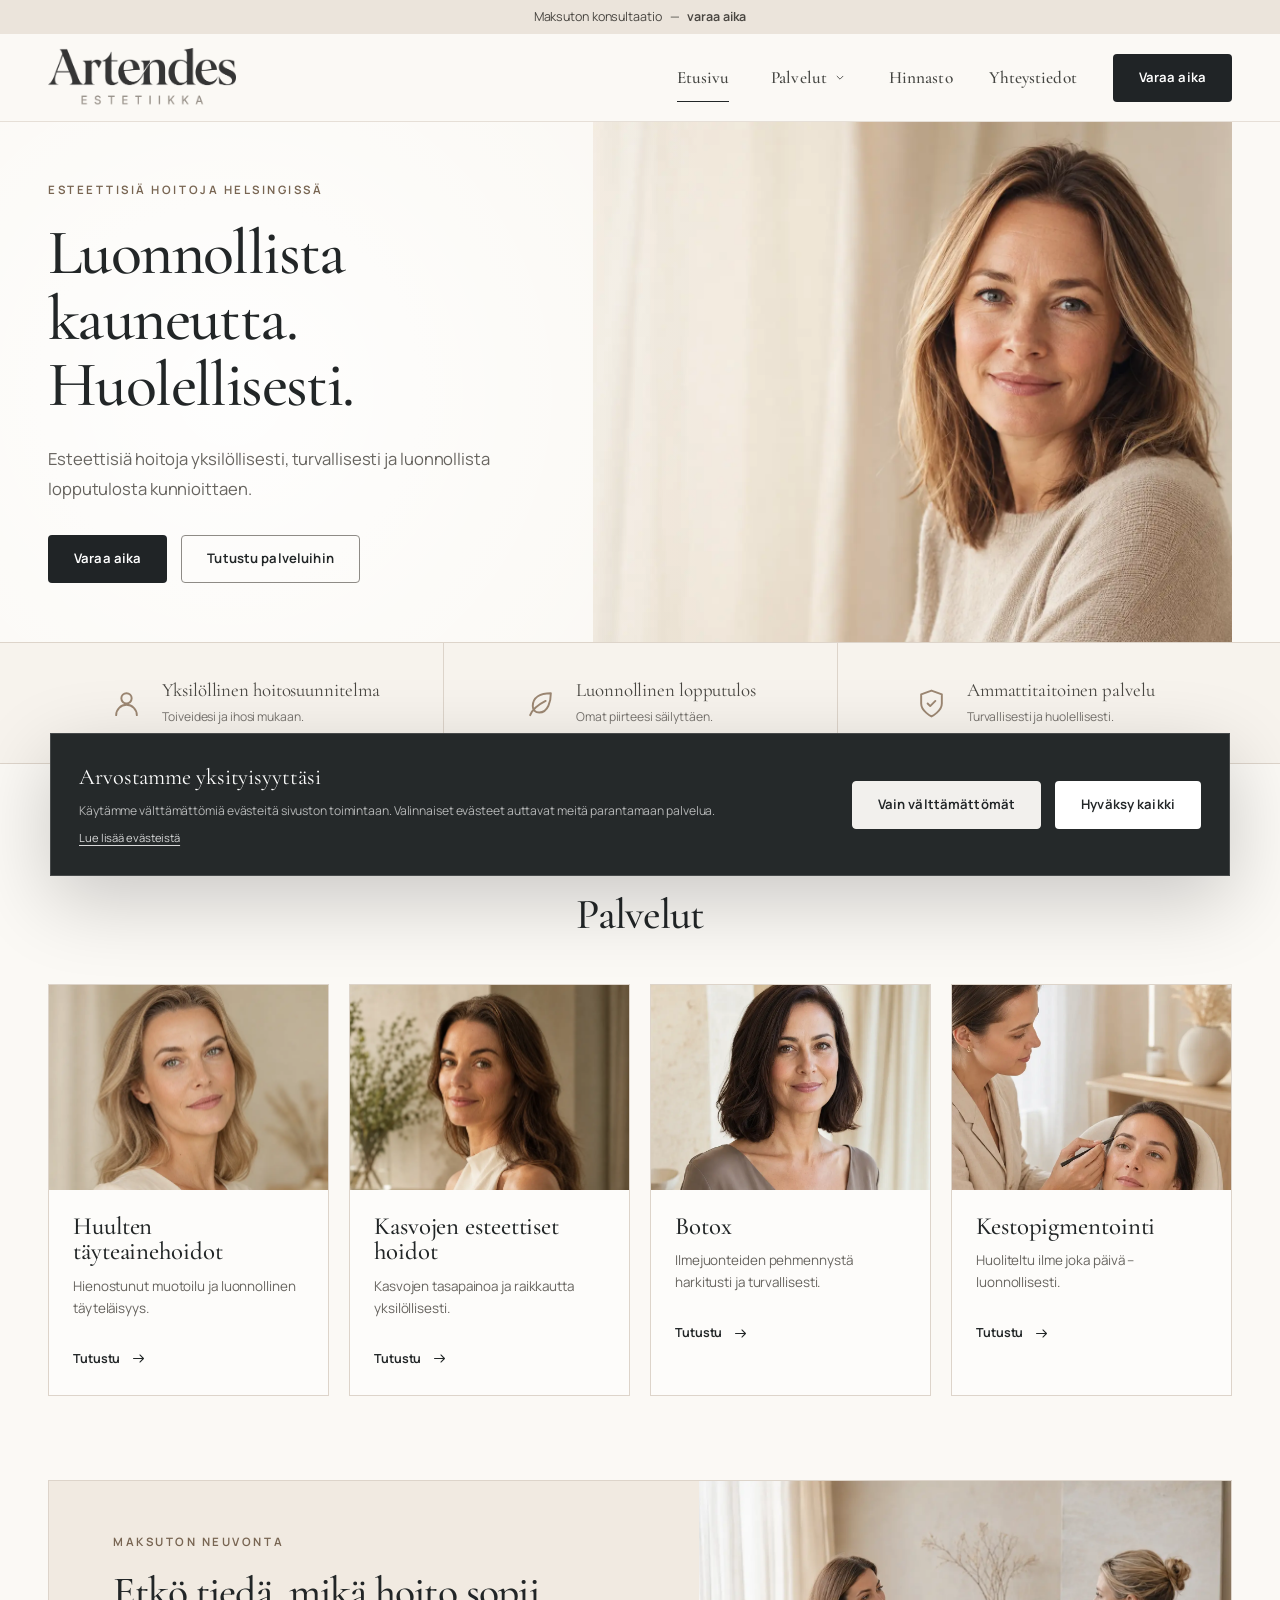
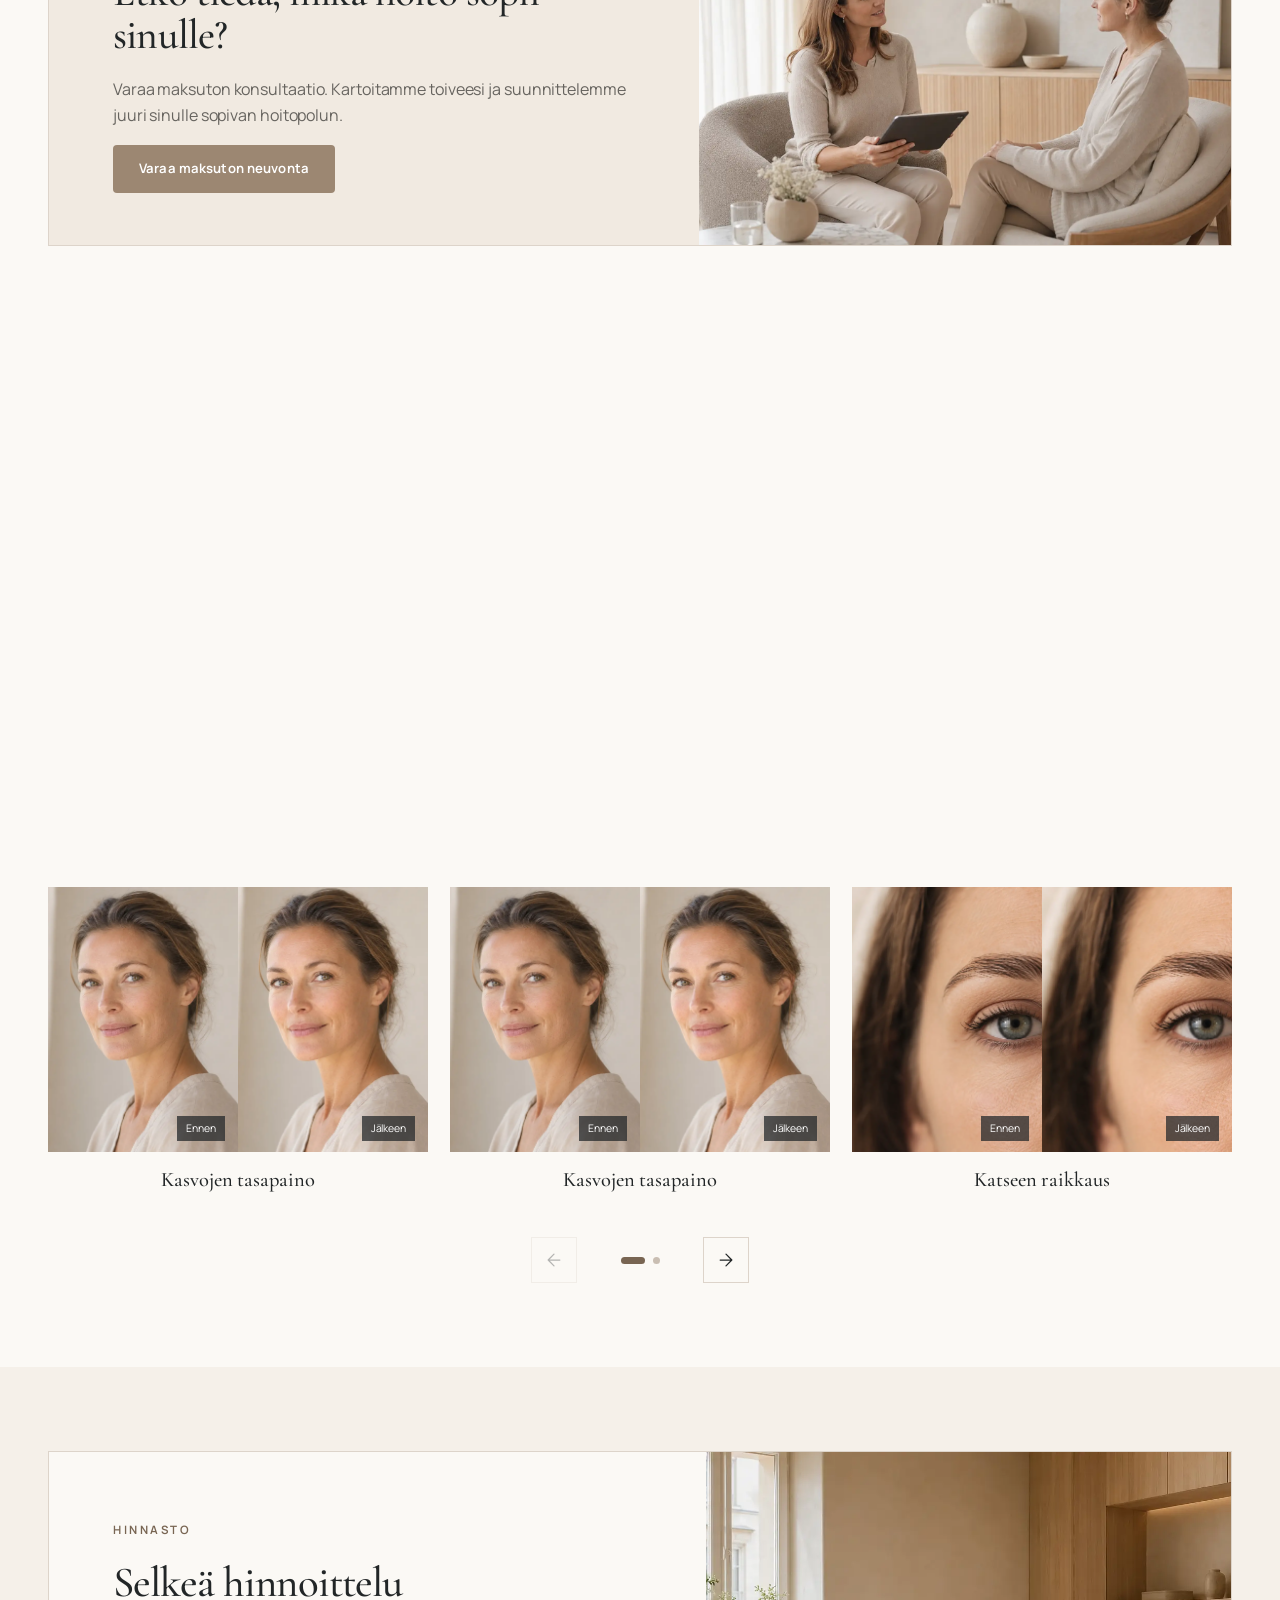
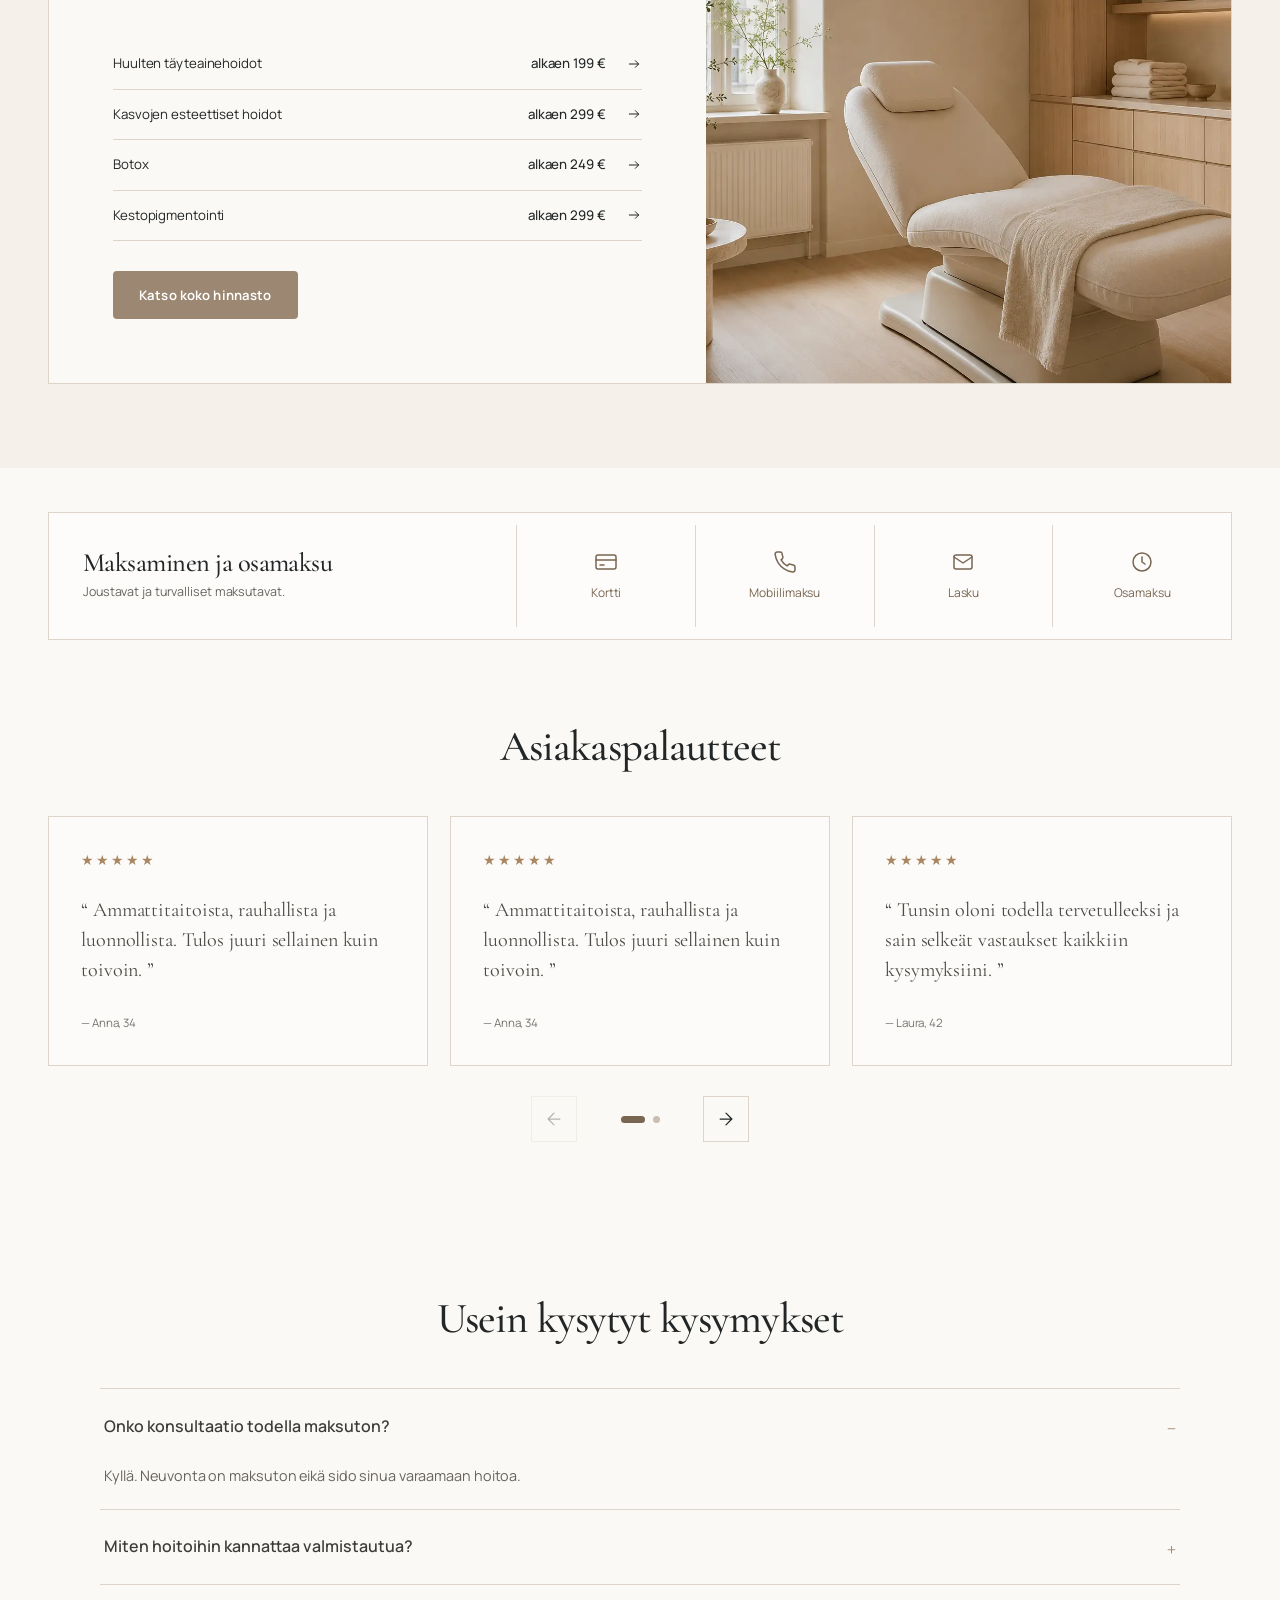
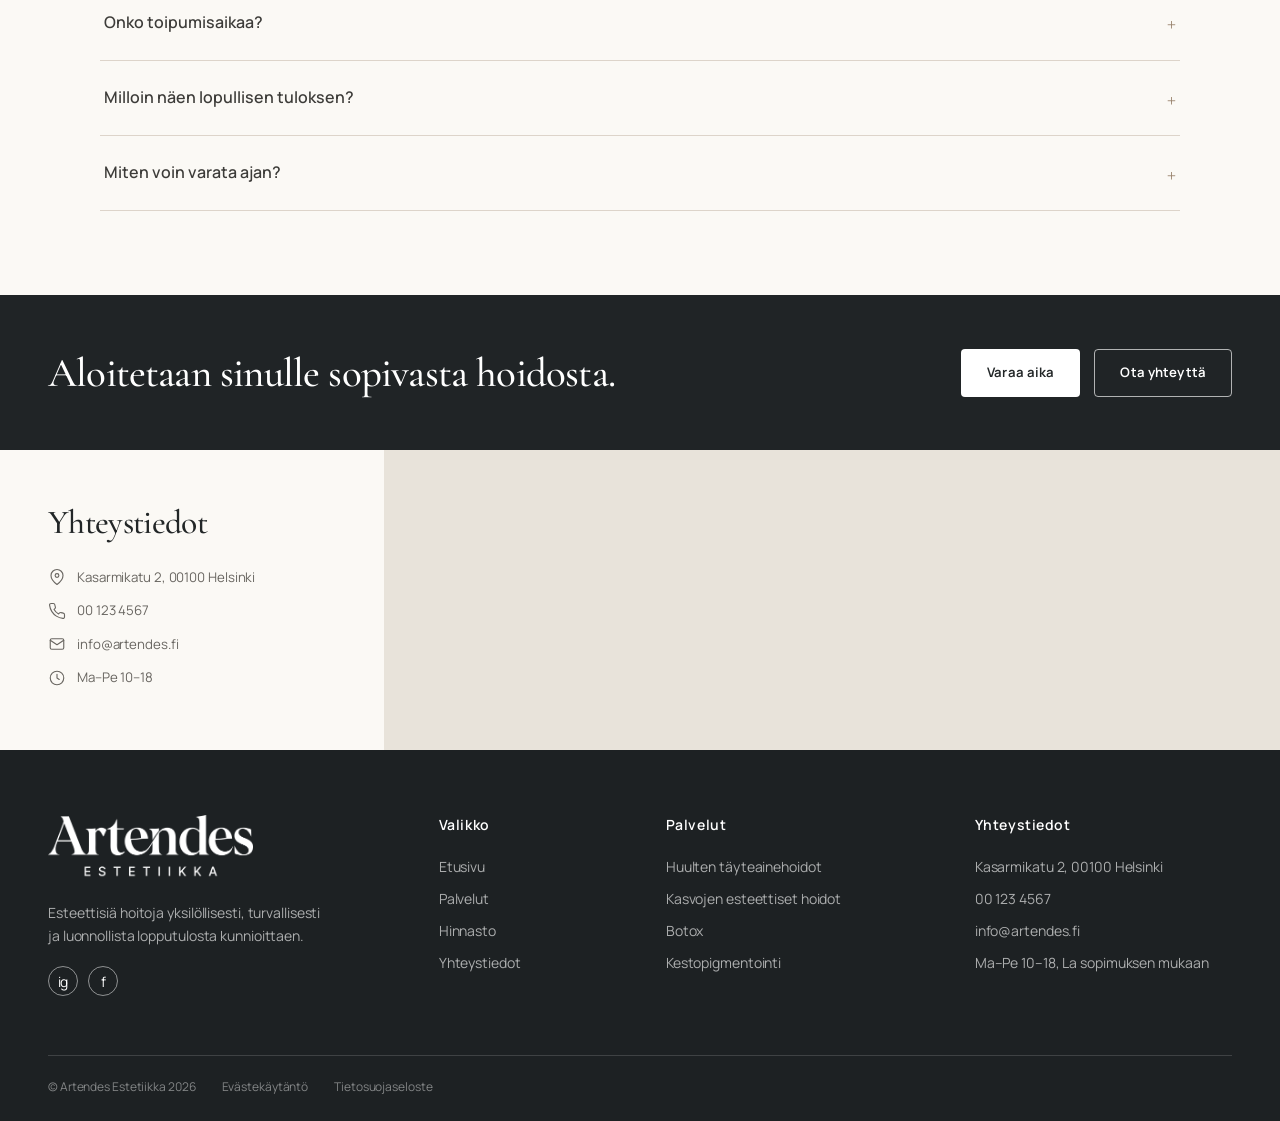
<file: index.html>
<!doctype html>
<html lang="fi">

<head>
    <meta charset="utf-8">
    <meta name="viewport" content="width=device-width, initial-scale=1">
    <title>Artendes Estetiikka</title>
    <meta name="description" content="Yksilöllisiä esteettisiä hoitoja Helsingissä – luonnollisia tuloksia turvallisesti ja huolellisesti.">
    <link rel="icon" href="favicon.svg" type="image/svg+xml">
    <link rel="stylesheet" href="assets/css/style.css">
    <script src="assets/js/main.js" defer></script>
</head>

<body>
    <div class="site">
        <div class="announcement">Maksuton konsultaatio <span>—</span> <a href="maksuton-neuvonta.html">varaa aika</a></div>
        <header class="site-header">
            <div class="shell header-inner">
                <a class="logo " href="index.html" aria-label="Artendes Etusivu"><img src="assets/images/logo-dark.png" alt="Artendes Estetiikka" /></a><button class="menu-toggle" aria-label="Avaa valikko" aria-expanded="false"><svg aria-hidden="true" class="icon" width="24" height="24" viewBox="0 0 24 24" fill="none" stroke="currentColor" stroke-width="1.5" stroke-linecap="round" stroke-linejoin="round"><path d="M4 7h16M4 12h16M4 17h16"></path></svg></button>
                <nav class="main-nav " aria-label="Päävalikko"><a class="active" href="index.html">Etusivu</a>
                    <div class="nav-dropdown"><button class="" aria-expanded="false" type="button">Palvelut<span class="nav-chevron"><svg aria-hidden="true" class="icon" width="14" height="14" viewBox="0 0 24 24" fill="none" stroke="currentColor" stroke-width="1.5" stroke-linecap="round" stroke-linejoin="round"><path d="m7 9 5 5 5-5"></path></svg></span></button>
                        <div class="dropdown-panel "><a href="palvelut.html">Kaikki palvelut</a><a href="huulten-tayteainehoidot.html">Huulten täyteainehoidot</a><a href="kasvojen-esteettiset-hoidot.html">Kasvojen esteettiset hoidot</a><a href="botox.html">Botox</a><a href="kestopigmentointi.html">Kestopigmentointi</a>
                            <a href="maksuton-neuvonta.html">Maksuton neuvonta</a>
                        </div>
                    </div><a class="" href="hinnasto.html">Hinnasto</a><a class="" href="yhteystiedot.html">Yhteystiedot</a><button class="button button--dark" data-booking-open="true" type="button">Varaa aika</button></nav>
            </div>
        </header>
        <main>
            <section class="hero ">
                <div class="shell hero-grid">
                    <div class="hero-copy reveal"><span class="eyebrow">ESTEETTISIÄ HOITOJA HELSINGISSÄ</span>
                        <h1>Luonnollista kauneutta.<br/>Huolellisesti.</h1>
                        <p>Esteettisiä hoitoja yksilöllisesti, turvallisesti ja luonnollista lopputulosta kunnioittaen.</p>
                        <div class="button-row"><button class="button button--dark" data-booking-open="true" type="button">Varaa aika</button><a class="button button--outline" href="palvelut.html">Tutustu palveluihin</a></div>
                    </div>
                    <div class="hero-media reveal"><img src="assets/images/hero-portrait.webp" alt="" /></div>
                </div>
            </section>
            <section class="trust-strip">
                <div class="shell trust-grid">
                    <div class="trust-item"><svg aria-hidden="true" class="icon" width="31" height="31" viewBox="0 0 24 24" fill="none" stroke="currentColor" stroke-width="1.5" stroke-linecap="round" stroke-linejoin="round"><circle cx="12" cy="8" r="4"></circle><path d="M4 21a8 8 0 0 1 16 0"></path></svg>
                        <div><strong>Yksilöllinen hoitosuunnitelma</strong><span>Toiveidesi ja ihosi mukaan.</span></div>
                    </div>
                    <div class="trust-item"><svg aria-hidden="true" class="icon" width="31" height="31" viewBox="0 0 24 24" fill="none" stroke="currentColor" stroke-width="1.5" stroke-linecap="round" stroke-linejoin="round"><path d="M20 4c-8 0-14 3-14 10 0 3 2 5 5 5 7 0 9-9 9-15ZM4 21c2-5 6-8 12-11"></path></svg>
                        <div><strong>Luonnollinen lopputulos</strong><span>Omat piirteesi säilyttäen.</span></div>
                    </div>
                    <div class="trust-item"><svg aria-hidden="true" class="icon" width="31" height="31" viewBox="0 0 24 24" fill="none" stroke="currentColor" stroke-width="1.5" stroke-linecap="round" stroke-linejoin="round"><path d="M12 22s8-4 8-10V5l-8-3-8 3v7c0 6 8 10 8 10Zm-3-10 2 2 4-4"></path></svg>
                        <div><strong>Ammattitaitoinen palvelu</strong><span>Turvallisesti ja huolellisesti.</span></div>
                    </div>
                </div>
            </section>
            <section class="section" id="palvelut">
                <div class="shell">
                    <div class="section-heading section-heading--center reveal"><span class="eyebrow">PALVELUT</span>
                        <h2>Palvelut</h2>
                    </div>
                    <div class="service-cards">
                        <a class="service-card reveal" href="huulten-tayteainehoidot.html"><img src="assets/images/lips-editorial-v2.webp" alt="" />
                            <div>
                                <h3>Huulten täyteainehoidot</h3>
                                <p>Hienostunut muotoilu ja luonnollinen täyteläisyys.</p><span class="text-link">Tutustu <svg aria-hidden="true" class="icon" width="17" height="17" viewBox="0 0 24 24" fill="none" stroke="currentColor" stroke-width="1.5" stroke-linecap="round" stroke-linejoin="round"><path d="M5 12h14m-5-5 5 5-5 5"></path></svg></span></div>
                        </a>
                        <a class="service-card reveal" href="kasvojen-esteettiset-hoidot.html"><img src="assets/images/face-editorial-v2.webp" alt="" />
                            <div>
                                <h3>Kasvojen esteettiset hoidot</h3>
                                <p>Kasvojen tasapainoa ja raikkautta yksilöllisesti.</p><span class="text-link">Tutustu <svg aria-hidden="true" class="icon" width="17" height="17" viewBox="0 0 24 24" fill="none" stroke="currentColor" stroke-width="1.5" stroke-linecap="round" stroke-linejoin="round"><path d="M5 12h14m-5-5 5 5-5 5"></path></svg></span></div>
                        </a>
                        <a class="service-card reveal" href="botox.html"><img src="assets/images/botox-editorial-v2.webp" alt="" />
                            <div>
                                <h3>Botox</h3>
                                <p>Ilmejuonteiden pehmennystä harkitusti ja turvallisesti.</p><span class="text-link">Tutustu <svg aria-hidden="true" class="icon" width="17" height="17" viewBox="0 0 24 24" fill="none" stroke="currentColor" stroke-width="1.5" stroke-linecap="round" stroke-linejoin="round"><path d="M5 12h14m-5-5 5 5-5 5"></path></svg></span></div>
                        </a>
                        <a class="service-card reveal" href="kestopigmentointi.html"><img src="assets/images/pigmentation-editorial-v2.webp" alt="" />
                            <div>
                                <h3>Kestopigmentointi</h3>
                                <p>Huoliteltu ilme joka päivä – luonnollisesti.</p><span class="text-link">Tutustu <svg aria-hidden="true" class="icon" width="17" height="17" viewBox="0 0 24 24" fill="none" stroke="currentColor" stroke-width="1.5" stroke-linecap="round" stroke-linejoin="round"><path d="M5 12h14m-5-5 5 5-5 5"></path></svg></span></div>
                        </a>
                    </div>
                </div>
            </section>
            <div class="shell">
                <section class="consultation-banner reveal">
                    <div class="consultation-copy"><span class="eyebrow">MAKSUTON NEUVONTA</span>
                        <h2>Etkö tiedä, mikä hoito sopii sinulle?</h2>
                        <p>Varaa maksuton konsultaatio. Kartoitamme toiveesi ja suunnittelemme juuri sinulle sopivan hoitopolun.</p><a class="button button--taupe" href="maksuton-neuvonta.html">Varaa maksuton neuvonta</a></div><img src="assets/images/consultation.webp"
                        alt="" /></section>
            </div>
            <section class="section values">
                <div class="shell">
                    <div class="section-heading section-heading--center reveal">
                        <h2>Miksi Artendes?</h2>
                    </div>
                    <div class="value-grid">
                        <article class="value-item reveal"><span>01</span>
                            <h3>Yksilöllisyys</h3>
                            <p>Suunnittelemme jokaisen hoidon tavoitteidesi ja piirteidesi mukaan.</p>
                        </article>
                        <article class="value-item reveal"><span>02</span>
                            <h3>Turvallisuus</h3>
                            <p>Käytämme laadukkaita tuotteita ja noudatamme korkeimpia standardeja.</p>
                        </article>
                        <article class="value-item reveal"><span>03</span>
                            <h3>Luonnollisuus</h3>
                            <p>Tavoitteemme on harmoninen lopputulos, joka korostaa omaa kauneuttasi.</p>
                        </article>
                    </div>
                </div>
            </section>
            <section class="section works">
                <div class="shell">
                    <div class="section-heading section-heading--center reveal">
                        <h2>Työmme</h2>
                        <p>Tulokset ovat aina yksilöllisiä.</p>
                    </div>
                    <div class="before-grid">
                        <article class="before-card reveal">
                            <div><img src="assets/images/face-profile.webp" alt="" /><span>Ennen</span></div>
                            <div><img src="assets/images/face-profile.webp" alt="" /><span>Jälkeen</span></div>
                            <h3>Kasvojen tasapaino</h3>
                        </article>
                        <article class="before-card reveal">
                            <div><img src="assets/images/face-profile.webp" alt="" /><span>Ennen</span></div>
                            <div><img src="assets/images/face-profile.webp" alt="" /><span>Jälkeen</span></div>
                            <h3>Kasvojen tasapaino</h3>
                        </article>
                        <article class="before-card reveal">
                            <div><img src="assets/images/eye-closeup.webp" alt="" /><span>Ennen</span></div>
                            <div><img src="assets/images/eye-closeup.webp" alt="" /><span>Jälkeen</span></div>
                            <h3>Katseen raikkaus</h3>
                        </article>
                        <article class="before-card reveal">
                            <div><img src="assets/images/lips-closeup.webp" alt="" /><span>Ennen</span></div>
                            <div><img src="assets/images/lips-closeup.webp" alt="" /><span>Jälkeen</span></div>
                            <h3>Huulten muoto</h3>
                        </article>
                    </div>
                </div>
            </section>
            <section class="section price-teaser">
                <div class="shell price-teaser-grid">
                    <div><span class="eyebrow">HINNASTO</span>
                        <h2>Selkeä hinnoittelu</h2><a href="hinnasto.html"><span>Huulten täyteainehoidot</span><strong>alkaen <!-- -->199 €</strong><svg aria-hidden="true" class="icon" width="16" height="16" viewBox="0 0 24 24" fill="none" stroke="currentColor" stroke-width="1.5" stroke-linecap="round" stroke-linejoin="round"><path d="M5 12h14m-5-5 5 5-5 5"></path></svg></a>
                        <a href="hinnasto.html"><span>Kasvojen esteettiset hoidot</span><strong>alkaen <!-- -->299 €</strong><svg aria-hidden="true" class="icon" width="16" height="16" viewBox="0 0 24 24" fill="none" stroke="currentColor" stroke-width="1.5" stroke-linecap="round"
                            stroke-linejoin="round"><path d="M5 12h14m-5-5 5 5-5 5"></path></svg></a><a href="hinnasto.html"><span>Botox</span><strong>alkaen <!-- -->249 €</strong><svg aria-hidden="true" class="icon" width="16" height="16" viewBox="0 0 24 24" fill="none" stroke="currentColor" stroke-width="1.5" stroke-linecap="round" stroke-linejoin="round"><path d="M5 12h14m-5-5 5 5-5 5"></path></svg></a>
                        <a href="hinnasto.html"><span>Kestopigmentointi</span><strong>alkaen <!-- -->299 €</strong><svg aria-hidden="true" class="icon" width="16" height="16" viewBox="0 0 24 24" fill="none" stroke="currentColor" stroke-width="1.5" stroke-linecap="round" stroke-linejoin="round"><path d="M5 12h14m-5-5 5 5-5 5"></path></svg></a>
                        <a class="button button--taupe" href="hinnasto.html">Katso koko hinnasto</a>
                    </div><img src="assets/images/clinic-treatment-room-v2.webp" alt="" /></div>
            </section>
            <div class="shell">
                <section class="payments reveal">
                    <div>
                        <h2>Maksaminen ja osamaksu</h2>
                        <p>Joustavat ja turvalliset maksutavat.</p>
                    </div>
                    <div class="payment-item"><svg aria-hidden="true" class="icon" width="24" height="24" viewBox="0 0 24 24" fill="none" stroke="currentColor" stroke-width="1.5" stroke-linecap="round" stroke-linejoin="round"><rect x="2" y="5" width="20" height="14" rx="2"></rect><path d="M2 10h20M6 15h4"></path></svg><span>Kortti</span></div>
                    <div class="payment-item"><svg aria-hidden="true" class="icon" width="24" height="24" viewBox="0 0 24 24" fill="none" stroke="currentColor" stroke-width="1.5" stroke-linecap="round" stroke-linejoin="round"><path d="M22 16.9v3a2 2 0 0 1-2.2 2 19.8 19.8 0 0 1-8.6-3.1 19.5 19.5 0 0 1-6-6A19.8 19.8 0 0 1 2.1 4.2 2 2 0 0 1 4.1 2h3a2 2 0 0 1 2 1.7c.1 1 .4 2 .7 2.8a2 2 0 0 1-.4 2.1L8.1 9.9a16 16 0 0 0 6 6l1.3-1.3a2 2 0 0 1 2.1-.4c.9.3 1.8.6 2.8.7A2 2 0 0 1 22 16.9Z"></path></svg><span>Mobiilimaksu</span></div>
                    <div class="payment-item"><svg aria-hidden="true" class="icon" width="24" height="24" viewBox="0 0 24 24" fill="none" stroke="currentColor" stroke-width="1.5" stroke-linecap="round" stroke-linejoin="round"><rect x="3" y="5" width="18" height="14" rx="2"></rect><path d="m3 7 9 6 9-6"></path></svg><span>Lasku</span></div>
                    <div class="payment-item"><svg aria-hidden="true" class="icon" width="24" height="24" viewBox="0 0 24 24" fill="none" stroke="currentColor" stroke-width="1.5" stroke-linecap="round" stroke-linejoin="round"><circle cx="12" cy="12" r="9"></circle><path d="M12 7v5l3 2"></path></svg><span>Osamaksu</span></div>
                </section>
            </div>
            <section class="section">
                <div class="shell">
                    <div class="section-heading section-heading--center reveal">
                        <h2>Asiakaspalautteet</h2>
                    </div>
                    <div class="review-grid">
                        <article class="review-card reveal">
                            <div class="stars" aria-label="5 tähteä">★★★★★</div>
                            <blockquote>“
                                <!-- -->Ammattitaitoista, rauhallista ja luonnollista. Tulos juuri sellainen kuin toivoin.
                                <!-- -->”</blockquote><cite>— <!-- -->Anna, 34</cite></article>
                        <article class="review-card reveal">
                            <div class="stars" aria-label="5 tähteä">★★★★★</div>
                            <blockquote>“
                                <!-- -->Ammattitaitoista, rauhallista ja luonnollista. Tulos juuri sellainen kuin toivoin.
                                <!-- -->”</blockquote><cite>— <!-- -->Anna, 34</cite></article>
                        <article class="review-card reveal">
                            <div class="stars" aria-label="5 tähteä">★★★★★</div>
                            <blockquote>“
                                <!-- -->Tunsin oloni todella tervetulleeksi ja sain selkeät vastaukset kaikkiin kysymyksiini.
                                <!-- -->”</blockquote><cite>— <!-- -->Laura, 42</cite></article>
                        <article class="review-card reveal">
                            <div class="stars" aria-label="5 tähteä">★★★★★</div>
                            <blockquote>“
                                <!-- -->Luottamus syntyi heti. Hoito sujui hienosti ja lopputulos on kaunis ja huomaamaton.
                                <!-- -->”</blockquote><cite>— <!-- -->Sanna, 37</cite></article>
                    </div>
                </div>
            </section>
            <section class="section faq-section">
                <div class="shell shell--narrow">
                    <div class="section-heading section-heading--center reveal">
                        <h2>Usein kysytyt kysymykset</h2>
                    </div>
                    <div class="faq-list">
                        <div class="faq-item is-open"><button type="button" aria-expanded="true"><span>Onko konsultaatio todella maksuton?</span><span>−</span></button>
                            <div class="faq-answer">
                                <p>Kyllä. Neuvonta on maksuton eikä sido sinua varaamaan hoitoa.</p>
                            </div>
                        </div>
                        <div class="faq-item "><button type="button" aria-expanded="false"><span>Miten hoitoihin kannattaa valmistautua?</span><span>+</span></button>
                            <div class="faq-answer">
                                <p>Saat varauksen yhteydessä juuri valitsemaasi hoitoa koskevat valmistautumisohjeet.</p>
                            </div>
                        </div>
                        <div class="faq-item "><button type="button" aria-expanded="false"><span>Onko toipumisaikaa?</span><span>+</span></button>
                            <div class="faq-answer">
                                <p>Toipuminen riippuu hoidosta. Käymme sen läpi etukäteen ja annamme kirjalliset jälkihoito-ohjeet.</p>
                            </div>
                        </div>
                        <div class="faq-item "><button type="button" aria-expanded="false"><span>Milloin näen lopullisen tuloksen?</span><span>+</span></button>
                            <div class="faq-answer">
                                <p>Tulos kehittyy hoitokohtaisesti. Kerromme realistisen aikataulun konsultaatiossa.</p>
                            </div>
                        </div>
                        <div class="faq-item "><button type="button" aria-expanded="false"><span>Miten voin varata ajan?</span><span>+</span></button>
                            <div class="faq-answer">
                                <p>Voit varata ajan verkossa tai ottaa meihin yhteyttä puhelimitse ja sähköpostitse.</p>
                            </div>
                        </div>
                    </div>
                </div>
            </section>
            <section class="final-cta">
                <div class="shell">
                    <h2>Aloitetaan sinulle sopivasta hoidosta.</h2>
                    <div class="button-row"><button class="button button--light" data-booking-open="true" type="button">Varaa aika</button><a class="button button--outline-light" href="yhteystiedot.html">Ota yhteyttä</a></div>
                </div>
            </section>
            <section class="contact-map contact-map--compact">
                <div class="contact-card">
                    <h2>Yhteystiedot</h2>
                    <p><svg aria-hidden="true" class="icon" width="18" height="18" viewBox="0 0 24 24" fill="none" stroke="currentColor" stroke-width="1.5" stroke-linecap="round" stroke-linejoin="round"><path d="M20 10c0 6-8 12-8 12S4 16 4 10a8 8 0 1 1 16 0Z"></path><circle cx="12" cy="10" r="2.5"></circle></svg>                        Kasarmikatu 2, 00100 Helsinki</p><a href="tel:001234567"><svg aria-hidden="true" class="icon" width="18" height="18" viewBox="0 0 24 24" fill="none" stroke="currentColor" stroke-width="1.5" stroke-linecap="round" stroke-linejoin="round"><path d="M22 16.9v3a2 2 0 0 1-2.2 2 19.8 19.8 0 0 1-8.6-3.1 19.5 19.5 0 0 1-6-6A19.8 19.8 0 0 1 2.1 4.2 2 2 0 0 1 4.1 2h3a2 2 0 0 1 2 1.7c.1 1 .4 2 .7 2.8a2 2 0 0 1-.4 2.1L8.1 9.9a16 16 0 0 0 6 6l1.3-1.3a2 2 0 0 1 2.1-.4c.9.3 1.8.6 2.8.7A2 2 0 0 1 22 16.9Z"></path></svg> 00 123 4567</a>
                    <a href="mailto:info@artendes.fi"><svg aria-hidden="true" class="icon" width="18" height="18" viewBox="0 0 24 24" fill="none" stroke="currentColor" stroke-width="1.5" stroke-linecap="round" stroke-linejoin="round"><rect x="3" y="5" width="18" height="14" rx="2"></rect><path d="m3 7 9 6 9-6"></path></svg>                            info@artendes.fi</a>
                    <p><svg aria-hidden="true" class="icon" width="18" height="18" viewBox="0 0 24 24" fill="none" stroke="currentColor" stroke-width="1.5" stroke-linecap="round" stroke-linejoin="round"><circle cx="12" cy="12" r="9"></circle><path d="M12 7v5l3 2"></path></svg>                        Ma–Pe 10–18</p>
                </div>
                <div class="google-map "><iframe title="Artendes Estetiikka – Kasarmikatu 2, Helsinki" src="https://www.google.com/maps?q=Kasarmikatu+2,+00100+Helsinki&amp;output=embed" loading="lazy" allowFullScreen="" referrerPolicy="no-referrer-when-downgrade"></iframe></div>
            </section>
        </main>
        <footer class="footer">
            <div class="shell footer-grid">
                <div>
                    <a class="logo logo--inverse" href="index.html" aria-label="Artendes Etusivu"><img src="assets/images/logo-light.png" alt="Artendes Estetiikka" /></a>
                    <p>Esteettisiä hoitoja yksilöllisesti, turvallisesti ja luonnollista lopputulosta kunnioittaen.</p>
                    <div class="socials" aria-label="Sosiaalinen media"><a href="#" aria-label="Instagram">ig</a><a href="#" aria-label="Facebook">f</a></div>
                </div>
                <div>
                    <h3>Valikko</h3><a href="index.html">Etusivu</a><a href="palvelut.html">Palvelut</a><a href="hinnasto.html">Hinnasto</a><a href="yhteystiedot.html">Yhteystiedot</a></div>
                <div>
                    <h3>Palvelut</h3><a href="huulten-tayteainehoidot.html">Huulten täyteainehoidot</a><a href="kasvojen-esteettiset-hoidot.html">Kasvojen esteettiset hoidot</a><a href="botox.html">Botox</a><a href="kestopigmentointi.html">Kestopigmentointi</a></div>
                <div>
                    <h3>Yhteystiedot</h3>
                    <p>Kasarmikatu 2, 00100 Helsinki</p><a href="tel:001234567">00 123 4567</a><a href="mailto:info@artendes.fi">info@artendes.fi</a>
                    <p>Ma–Pe 10–18, La sopimuksen mukaan</p>
                </div>
            </div>
            <div class="shell footer-bottom"><span>© Artendes Estetiikka 2026</span><a href="evastekaytanto.html">Evästekäytäntö</a><a href="tietosuoja.html">Tietosuojaseloste</a></div>
        </footer>
    </div>

    <div class="modal-backdrop is-hidden" data-booking-modal role="presentation">
        <div class="booking-modal" role="dialog" aria-modal="true" aria-labelledby="booking-title">
            <button class="modal-close" type="button" aria-label="Sulje" data-booking-close>×</button>
            <div data-modal-form>
                <span class="eyebrow">AJANVARAUS</span>
                <h2 id="booking-title">Varaa aika</h2>
                <p>Jätä yhteystietosi ja toivomasi palvelu. Vahvistamme ajan henkilökohtaisesti.</p>
                <form class="contact-form contact-form--compact">
                    <label>
            <span>Nimi</span>
            <input name="name" required autocomplete="name" placeholder="Etunimi Sukunimi">
          </label>
                    <label>
            <span>Puhelinnumero</span>
            <input name="phone" type="tel" autocomplete="tel" placeholder="00 123 4567">
          </label>
                    <label class="span-2">
            <span>Sähköposti</span>
            <input name="email" type="email" required autocomplete="email" placeholder="nimi@esimerkki.fi">
          </label>
                    <label class="span-2">
            <span>Aihe</span>
            <select name="subject" required>
              <option value="" selected disabled>Valitse aihe</option>
              <option>Huulten täyteainehoidot</option>
              <option>Kasvojen esteettiset hoidot</option>
              <option>Botox</option>
              <option>Kestopigmentointi</option>
              <option>Maksuton neuvonta</option>
              <option>Muu kysymys</option>
            </select>
          </label>
                    <label class="checkbox span-2">
            <input type="checkbox" required>
            <span>Hyväksyn tietojeni käsittelyn tietosuojaselosteen mukaisesti.</span>
          </label>
                    <button class="button button--dark span-2" type="submit">Lähetä varauspyyntö</button>
                </form>
            </div>
            <div class="form-success is-hidden" data-modal-success>
                <svg aria-hidden="true" class="icon" width="42" height="42" viewBox="0 0 24 24" fill="none" stroke="currentColor" stroke-width="1.5" stroke-linecap="round" stroke-linejoin="round">
          <path d="m5 12 4 4L19 6"></path>
        </svg>
                <h2>Kiitos yhteydenotostasi</h2>
                <p>Olemme sinuun yhteydessä mahdollisimman pian.</p>
                <button class="button button--dark" type="button" data-booking-close>Sulje</button>
            </div>
        </div>
    </div>
    <aside class="cookie-banner is-hidden" data-cookie-banner aria-label="Evästeasetukset">
        <div>
            <strong>Arvostamme yksityisyyttäsi</strong>
            <p>Käytämme välttämättömiä evästeitä sivuston toimintaan. Valinnaiset evästeet auttavat meitä parantamaan palvelua.</p>
            <a href="evastekaytanto.html">Lue lisää evästeistä</a>
        </div>
        <div class="button-row">
            <button class="button button--outline-light" type="button" data-cookie-choice="necessary">Vain välttämättömät</button>
            <button class="button button--light" type="button" data-cookie-choice="all">Hyväksy kaikki</button>
        </div>
    </aside>
</body>

</html>
</file>
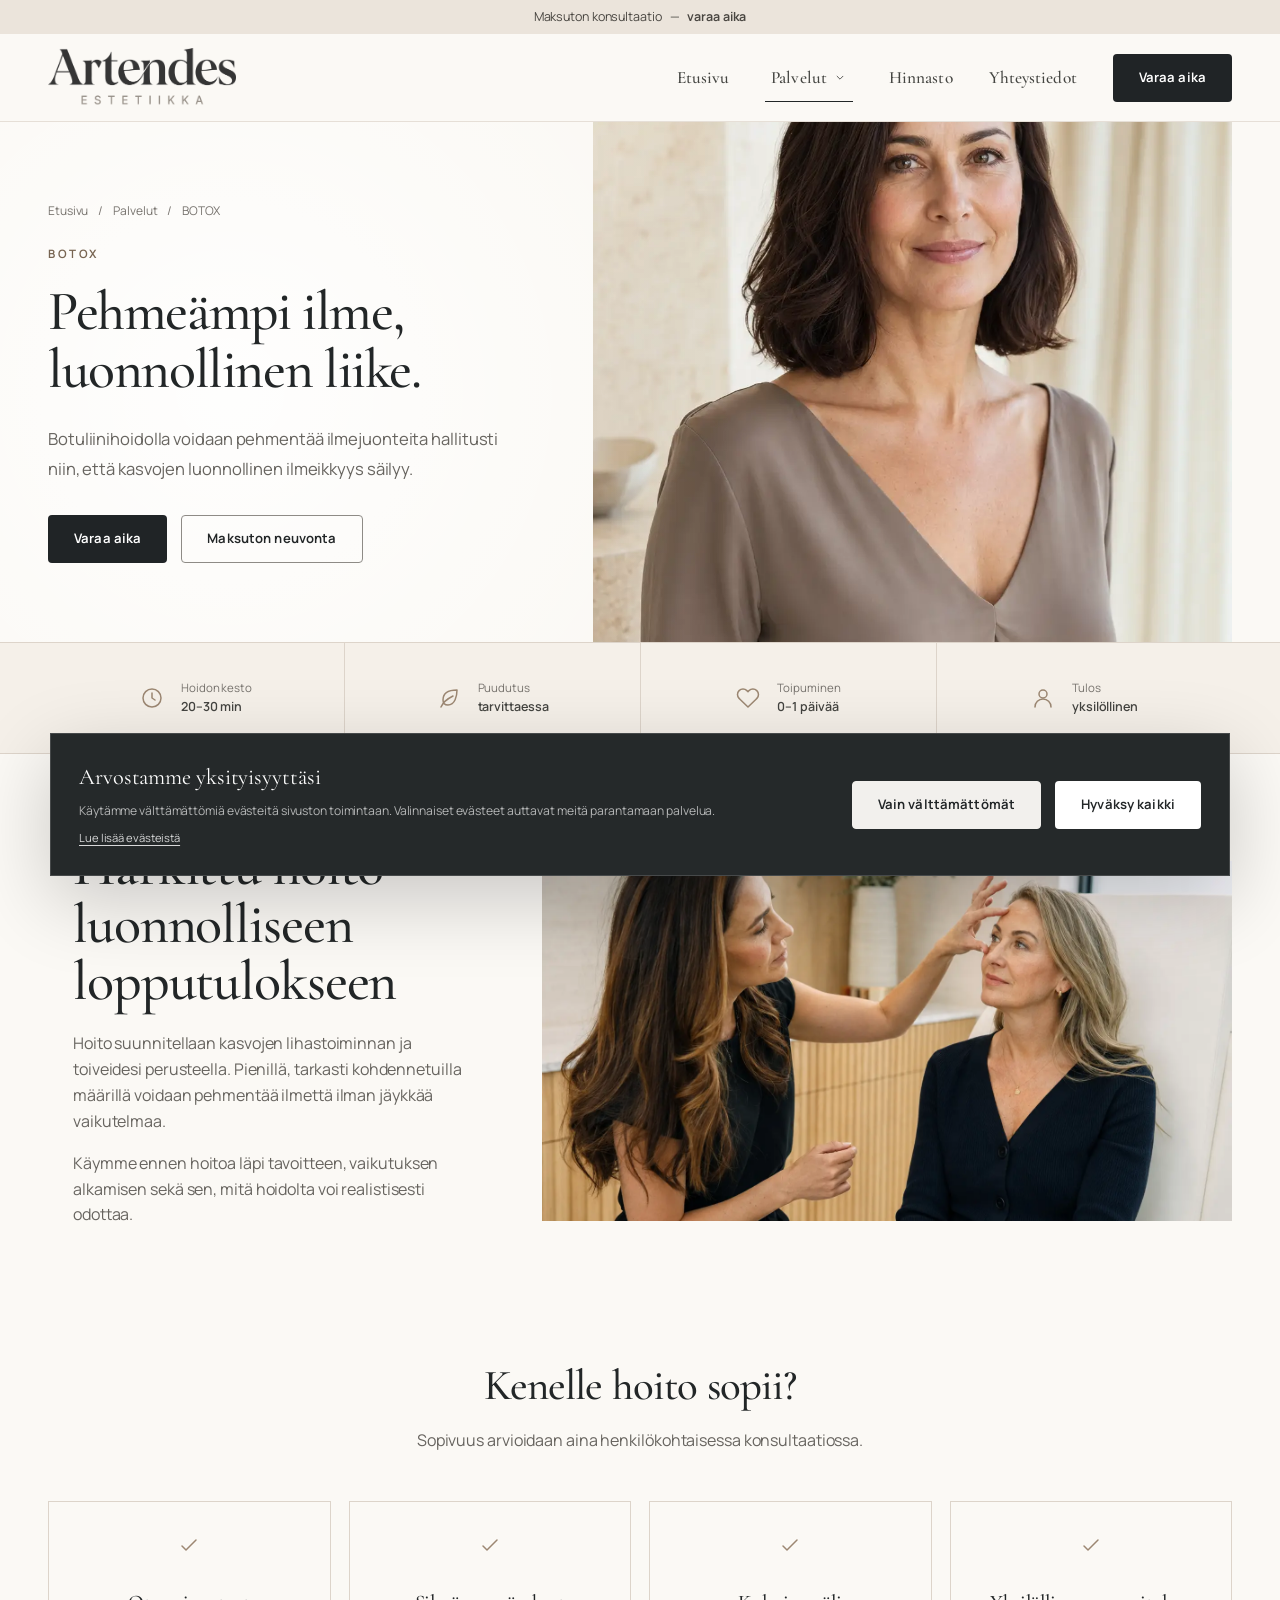
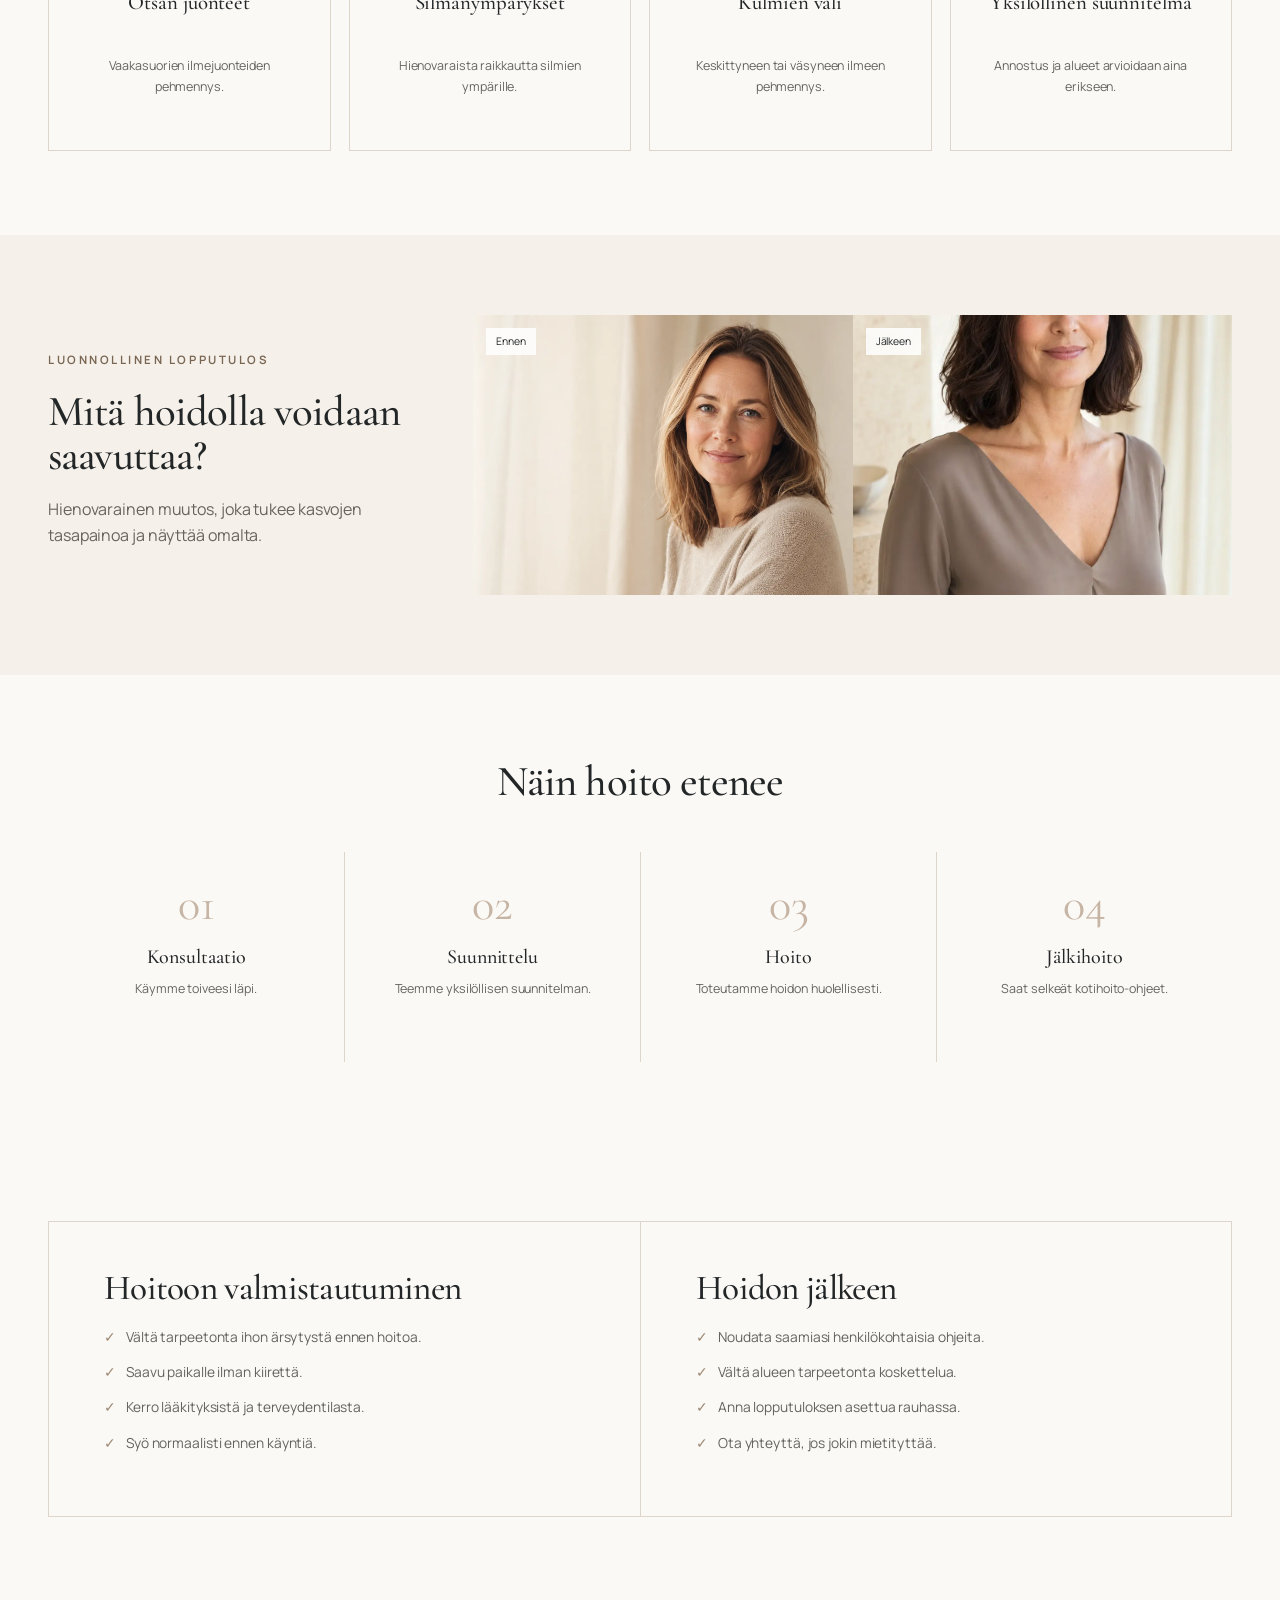
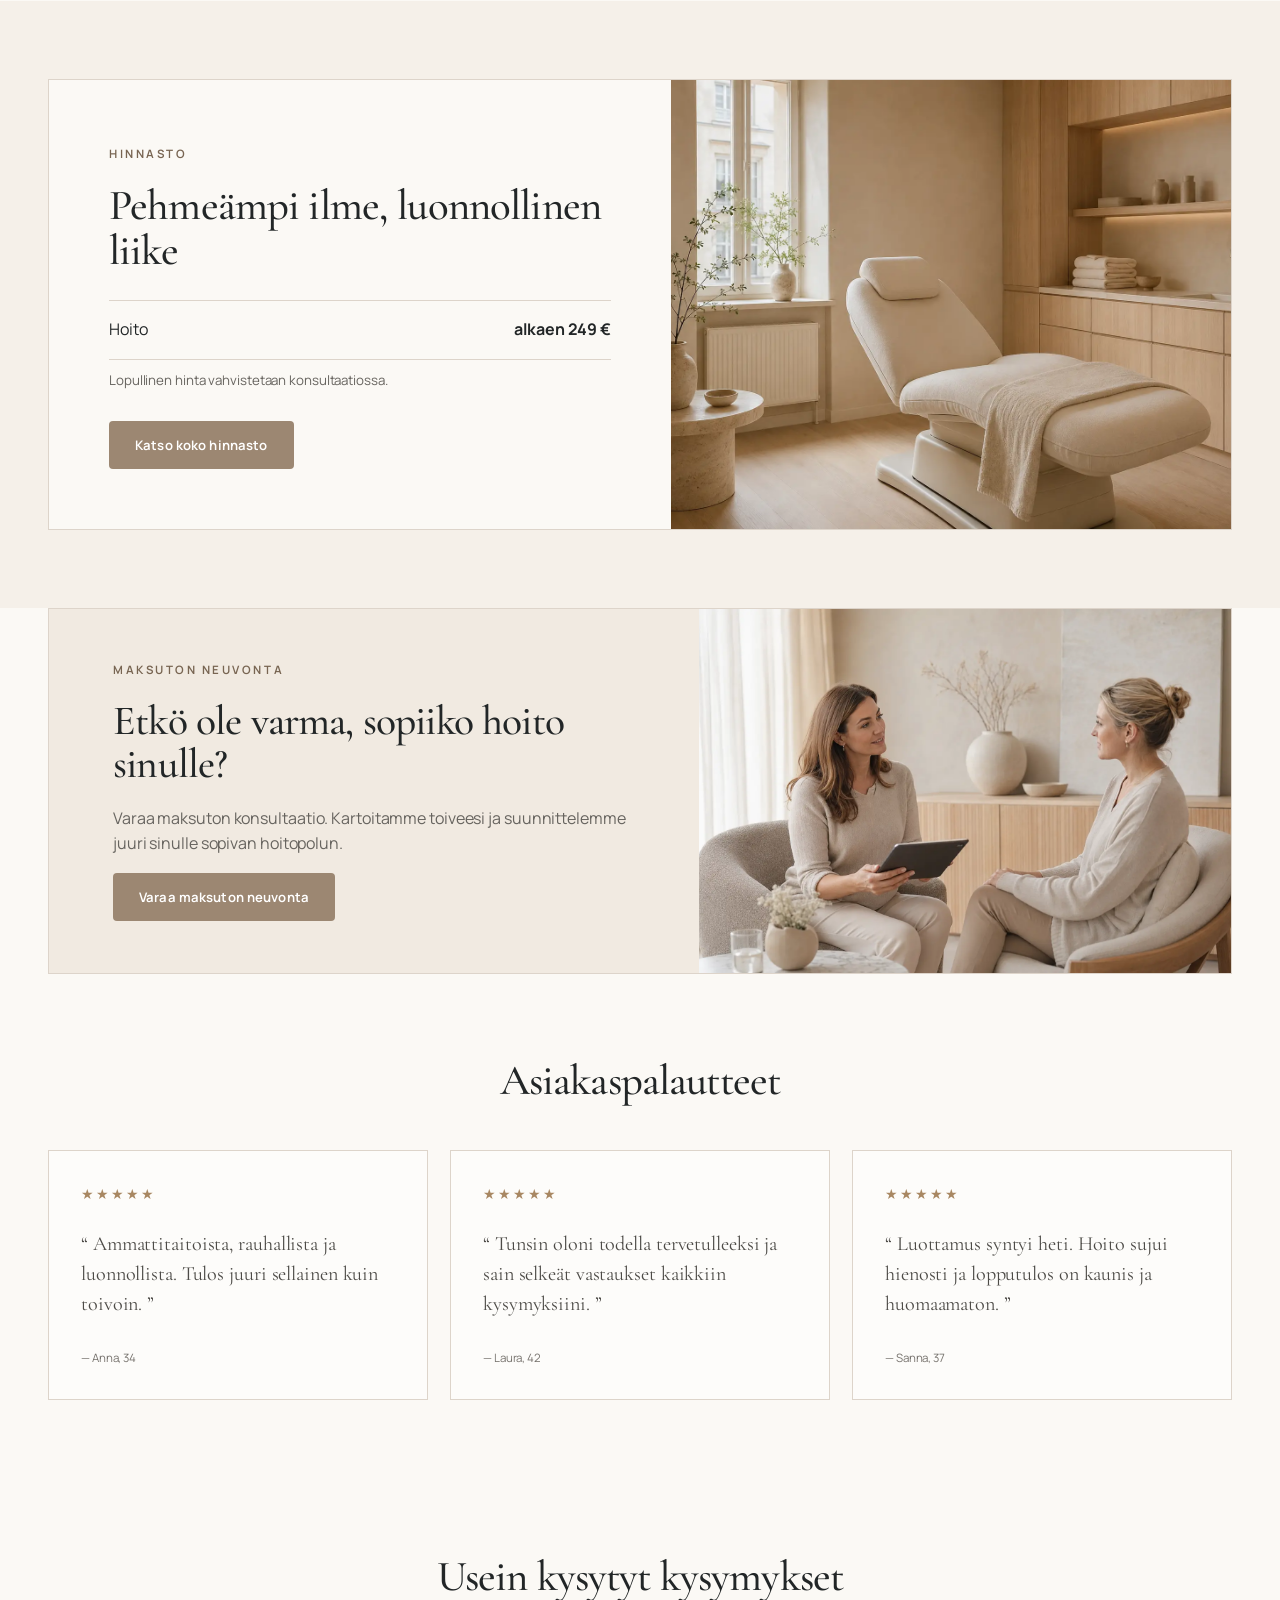
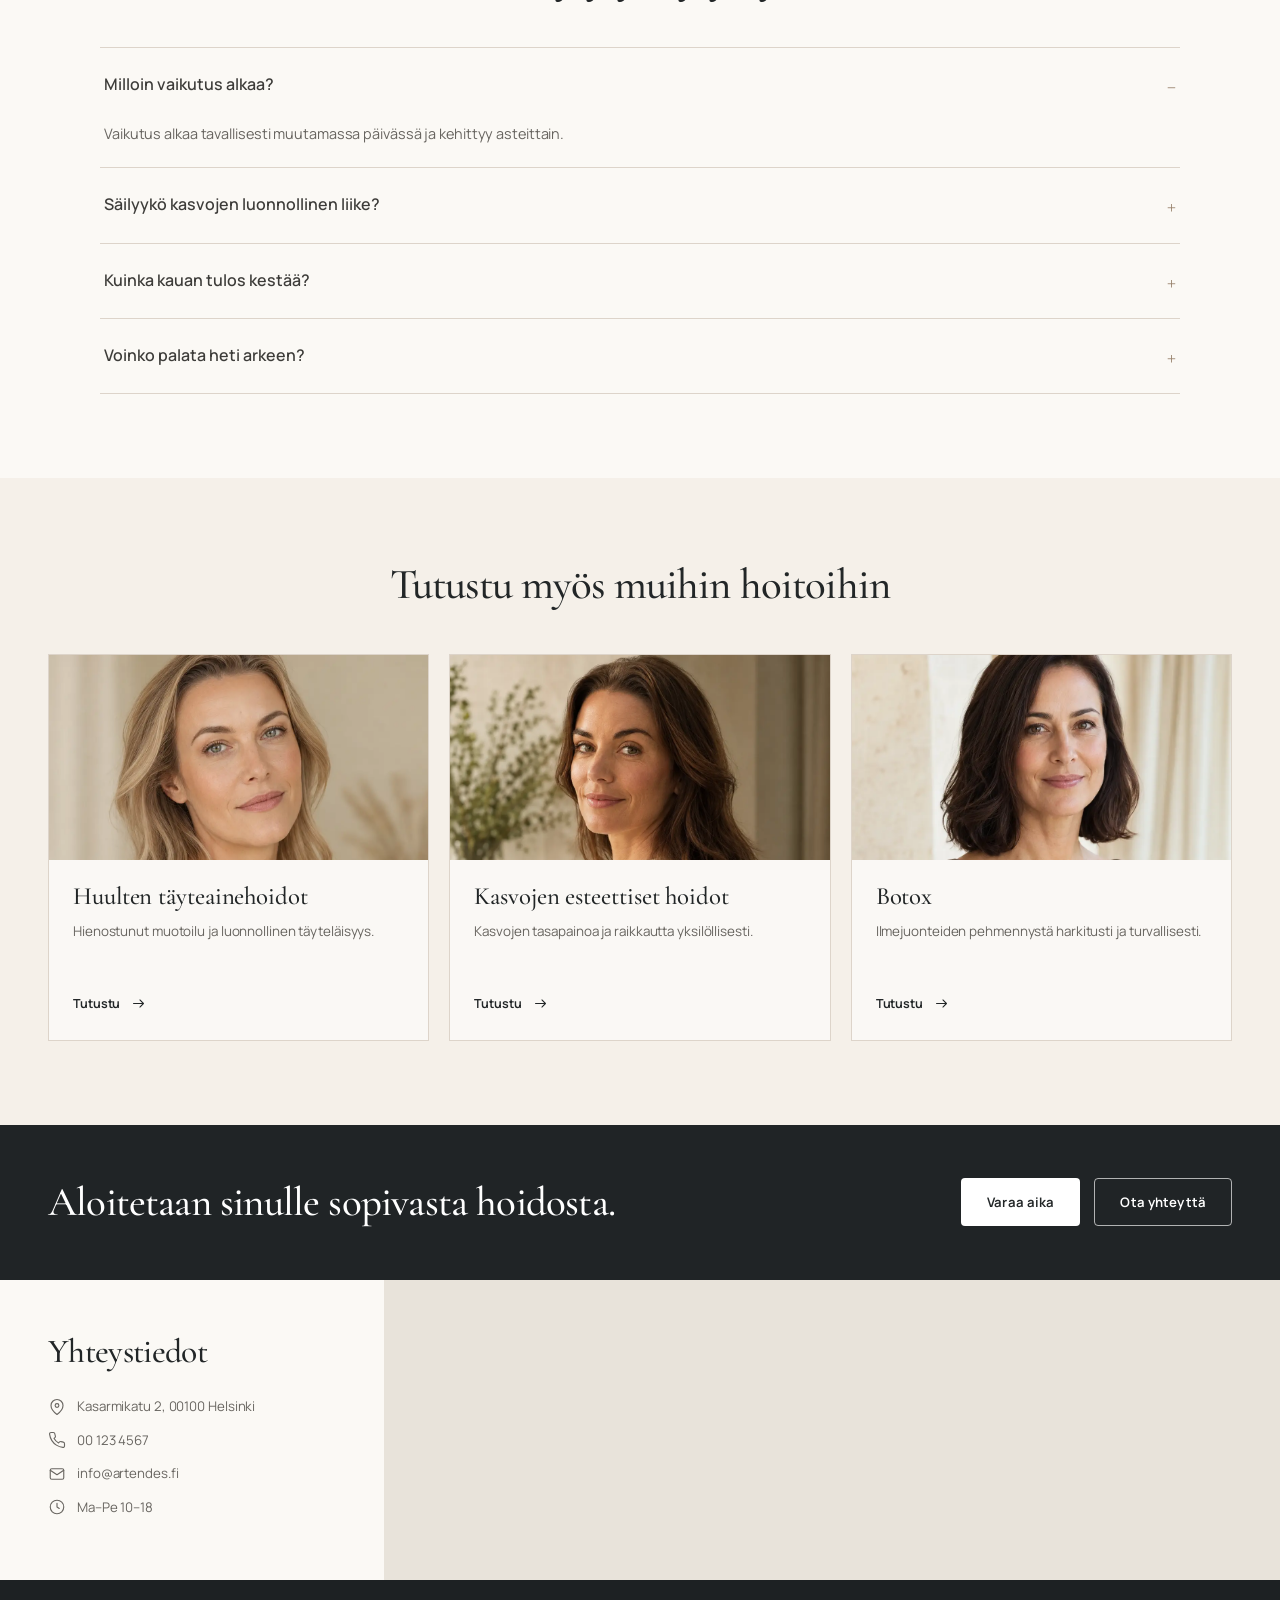
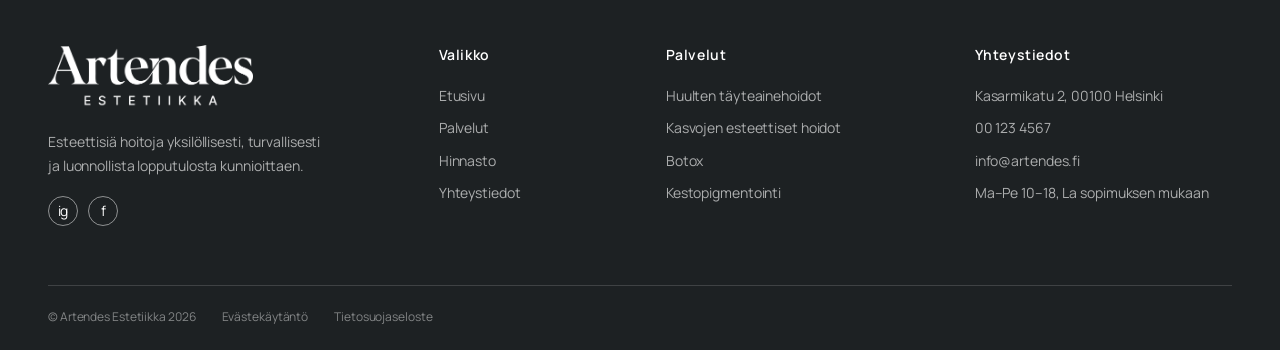
<file: botox.html>
<!doctype html>
<html lang="fi">

<head>
    <meta charset="utf-8">
    <meta name="viewport" content="width=device-width, initial-scale=1">
    <title>Botox | Artendes Estetiikka</title>
    <meta name="description" content="Harkitut botuliinihoidot luonnollisen liikkeen ja pehmeämmän ilmeen tueksi.">
    <link rel="icon" href="favicon.svg" type="image/svg+xml">
    <link rel="stylesheet" href="assets/css/style.css">
    <script src="assets/js/main.js" defer></script>
</head>

<body>
    <div class="site">
        <div class="announcement">Maksuton konsultaatio <span>—</span> <a href="maksuton-neuvonta.html">varaa aika</a></div>
        <header class="site-header">
            <div class="shell header-inner">
                <a class="logo " href="index.html" aria-label="Artendes Etusivu"><img src="assets/images/logo-dark.png" alt="Artendes Estetiikka" /></a><button class="menu-toggle" aria-label="Avaa valikko" aria-expanded="false"><svg aria-hidden="true" class="icon" width="24" height="24" viewBox="0 0 24 24" fill="none" stroke="currentColor" stroke-width="1.5" stroke-linecap="round" stroke-linejoin="round"><path d="M4 7h16M4 12h16M4 17h16"></path></svg></button>
                <nav class="main-nav " aria-label="Päävalikko"><a class="" href="index.html">Etusivu</a>
                    <div class="nav-dropdown"><button class="active" aria-expanded="false" type="button">Palvelut<span class="nav-chevron"><svg aria-hidden="true" class="icon" width="14" height="14" viewBox="0 0 24 24" fill="none" stroke="currentColor" stroke-width="1.5" stroke-linecap="round" stroke-linejoin="round"><path d="m7 9 5 5 5-5"></path></svg></span></button>
                        <div class="dropdown-panel "><a href="palvelut.html">Kaikki palvelut</a><a href="huulten-tayteainehoidot.html">Huulten täyteainehoidot</a><a href="kasvojen-esteettiset-hoidot.html">Kasvojen esteettiset hoidot</a><a href="botox.html">Botox</a><a href="kestopigmentointi.html">Kestopigmentointi</a>
                            <a href="maksuton-neuvonta.html">Maksuton neuvonta</a>
                        </div>
                    </div><a class="" href="hinnasto.html">Hinnasto</a><a class="" href="yhteystiedot.html">Yhteystiedot</a><button class="button button--dark" data-booking-open="true" type="button">Varaa aika</button></nav>
            </div>
        </header>
        <main>
            <section class="hero hero--compact">
                <div class="shell hero-grid">
                    <div class="hero-copy reveal">
                        <div class="breadcrumbs"><a href="index.html">Etusivu</a><span>/</span><a href="palvelut.html">Palvelut</a><span>/</span><span>BOTOX</span></div><span class="eyebrow">BOTOX</span>
                        <h1>Pehmeämpi ilme, luonnollinen liike.</h1>
                        <p>Botuliinihoidolla voidaan pehmentää ilmejuonteita hallitusti niin, että kasvojen luonnollinen ilmeikkyys säilyy.</p>
                        <div class="button-row"><button class="button button--dark" data-booking-open="true" type="button">Varaa aika</button><a class="button button--outline" href="maksuton-neuvonta.html">Maksuton neuvonta</a></div>
                    </div>
                    <div class="hero-media reveal"><img src="assets/images/botox-editorial-v2.webp" alt="" /></div>
                </div>
            </section>
            <section class="facts">
                <div class="shell facts-grid">
                    <div class="fact"><svg aria-hidden="true" class="icon" width="24" height="24" viewBox="0 0 24 24" fill="none" stroke="currentColor" stroke-width="1.5" stroke-linecap="round" stroke-linejoin="round"><circle cx="12" cy="12" r="9"></circle><path d="M12 7v5l3 2"></path></svg>
                        <div><span>Hoidon kesto</span><strong>20–30 min</strong></div>
                    </div>
                    <div class="fact"><svg aria-hidden="true" class="icon" width="24" height="24" viewBox="0 0 24 24" fill="none" stroke="currentColor" stroke-width="1.5" stroke-linecap="round" stroke-linejoin="round"><path d="M20 4c-8 0-14 3-14 10 0 3 2 5 5 5 7 0 9-9 9-15ZM4 21c2-5 6-8 12-11"></path></svg>
                        <div><span>Puudutus</span><strong>tarvittaessa</strong></div>
                    </div>
                    <div class="fact"><svg aria-hidden="true" class="icon" width="24" height="24" viewBox="0 0 24 24" fill="none" stroke="currentColor" stroke-width="1.5" stroke-linecap="round" stroke-linejoin="round"><path d="M20.8 4.6a5.5 5.5 0 0 0-7.8 0L12 5.7l-1.1-1.1a5.5 5.5 0 0 0-7.8 7.8l1.1 1.1L12 21l7.8-7.5 1.1-1.1a5.5 5.5 0 0 0-.1-7.8Z"></path></svg>
                        <div><span>Toipuminen</span><strong>0–1 päivää</strong></div>
                    </div>
                    <div class="fact"><svg aria-hidden="true" class="icon" width="24" height="24" viewBox="0 0 24 24" fill="none" stroke="currentColor" stroke-width="1.5" stroke-linecap="round" stroke-linejoin="round"><circle cx="12" cy="8" r="4"></circle><path d="M4 21a8 8 0 0 1 16 0"></path></svg>
                        <div><span>Tulos</span><strong>yksilöllinen</strong></div>
                    </div>
                </div>
            </section>
            <section class="section">
                <div class="shell editorial-grid">
                    <div class="reveal">
                        <h2>Harkittu hoito luonnolliseen lopputulokseen</h2>
                        <p>Hoito suunnitellaan kasvojen lihastoiminnan ja toiveidesi perusteella. Pienillä, tarkasti kohdennetuilla määrillä voidaan pehmentää ilmettä ilman jäykkää vaikutelmaa.</p>
                        <p>Käymme ennen hoitoa läpi tavoitteen, vaikutuksen alkamisen sekä sen, mitä hoidolta voi realistisesti odottaa.</p>
                    </div><img class="reveal" src="assets/images/botox-consultation-wide-v3.webp" alt="" /></div>
            </section>
            <section class="section suits">
                <div class="shell">
                    <div class="section-heading section-heading--center reveal">
                        <h2>Kenelle hoito sopii?</h2>
                        <p>Sopivuus arvioidaan aina henkilökohtaisessa konsultaatiossa.</p>
                    </div>
                    <div class="suit-grid">
                        <article class="suit-card reveal"><svg aria-hidden="true" class="icon" width="24" height="24" viewBox="0 0 24 24" fill="none" stroke="currentColor" stroke-width="1.5" stroke-linecap="round" stroke-linejoin="round"><path d="m5 12 4 4L19 6"></path></svg>
                            <h3>Otsan juonteet</h3>
                            <p>Vaakasuorien ilmejuonteiden pehmennys.</p>
                        </article>
                        <article class="suit-card reveal"><svg aria-hidden="true" class="icon" width="24" height="24" viewBox="0 0 24 24" fill="none" stroke="currentColor" stroke-width="1.5" stroke-linecap="round" stroke-linejoin="round"><path d="m5 12 4 4L19 6"></path></svg>
                            <h3>Silmänympärykset</h3>
                            <p>Hienovaraista raikkautta silmien ympärille.</p>
                        </article>
                        <article class="suit-card reveal"><svg aria-hidden="true" class="icon" width="24" height="24" viewBox="0 0 24 24" fill="none" stroke="currentColor" stroke-width="1.5" stroke-linecap="round" stroke-linejoin="round"><path d="m5 12 4 4L19 6"></path></svg>
                            <h3>Kulmien väli</h3>
                            <p>Keskittyneen tai väsyneen ilmeen pehmennys.</p>
                        </article>
                        <article class="suit-card reveal"><svg aria-hidden="true" class="icon" width="24" height="24" viewBox="0 0 24 24" fill="none" stroke="currentColor" stroke-width="1.5" stroke-linecap="round" stroke-linejoin="round"><path d="m5 12 4 4L19 6"></path></svg>
                            <h3>Yksilöllinen suunnitelma</h3>
                            <p>Annostus ja alueet arvioidaan aina erikseen.</p>
                        </article>
                    </div>
                </div>
            </section>
            <section class="section result-section">
                <div class="shell result-grid">
                    <div><span class="eyebrow">LUONNOLLINEN LOPPUTULOS</span>
                        <h2>Mitä hoidolla voidaan saavuttaa?</h2>
                        <p>Hienovarainen muutos, joka tukee kasvojen tasapainoa ja näyttää omalta.</p>
                    </div>
                    <div class="result-images">
                        <div><img src="assets/images/hero-portrait.webp" alt="" /><span>Ennen</span></div>
                        <div><img src="assets/images/botox-editorial-v2.webp" alt="" /><span>Jälkeen</span></div>
                    </div>
                </div>
            </section>
            <section class="process section">
                <div class="shell">
                    <div class="section-heading section-heading--center reveal">
                        <h2>Näin hoito etenee</h2>
                    </div>
                    <div class="process-grid">
                        <article class="process-step reveal"><span>0<!-- -->1</span>
                            <h3>Konsultaatio</h3>
                            <p>Käymme toiveesi läpi.</p>
                        </article>
                        <article class="process-step reveal"><span>0<!-- -->2</span>
                            <h3>Suunnittelu</h3>
                            <p>Teemme yksilöllisen suunnitelman.</p>
                        </article>
                        <article class="process-step reveal"><span>0<!-- -->3</span>
                            <h3>Hoito</h3>
                            <p>Toteutamme hoidon huolellisesti.</p>
                        </article>
                        <article class="process-step reveal"><span>0<!-- -->4</span>
                            <h3>Jälkihoito</h3>
                            <p>Saat selkeät kotihoito-ohjeet.</p>
                        </article>
                    </div>
                </div>
            </section>
            <section class="section">
                <div class="shell care-grid">
                    <article>
                        <h2>Hoitoon valmistautuminen</h2>
                        <ul>
                            <li>Vältä tarpeetonta ihon ärsytystä ennen hoitoa.</li>
                            <li>Saavu paikalle ilman kiirettä.</li>
                            <li>Kerro lääkityksistä ja terveydentilasta.</li>
                            <li>Syö normaalisti ennen käyntiä.</li>
                        </ul>
                    </article>
                    <article>
                        <h2>Hoidon jälkeen</h2>
                        <ul>
                            <li>Noudata saamiasi henkilökohtaisia ohjeita.</li>
                            <li>Vältä alueen tarpeetonta koskettelua.</li>
                            <li>Anna lopputuloksen asettua rauhassa.</li>
                            <li>Ota yhteyttä, jos jokin mietityttää.</li>
                        </ul>
                    </article>
                </div>
            </section>
            <section class="service-price">
                <div class="shell service-price-grid">
                    <div><span class="eyebrow">HINNASTO</span>
                        <h2>Pehmeämpi ilme, luonnollinen liike</h2>
                        <div class="price-line"><span>Hoito</span><strong>alkaen 249 €</strong></div><small>Lopullinen hinta vahvistetaan konsultaatiossa.</small><a class="button button--taupe" href="hinnasto.html">Katso koko hinnasto</a></div><img src="assets/images/clinic-treatment-room-v2.webp"
                        alt="" /></div>
            </section>
            <div class="shell">
                <section class="consultation-banner reveal">
                    <div class="consultation-copy"><span class="eyebrow">MAKSUTON NEUVONTA</span>
                        <h2>Etkö ole varma, sopiiko hoito sinulle?</h2>
                        <p>Varaa maksuton konsultaatio. Kartoitamme toiveesi ja suunnittelemme juuri sinulle sopivan hoitopolun.</p><a class="button button--taupe" href="maksuton-neuvonta.html">Varaa maksuton neuvonta</a></div><img src="assets/images/consultation.webp"
                        alt="" /></section>
            </div>
            <section class="section">
                <div class="shell">
                    <div class="section-heading section-heading--center reveal">
                        <h2>Asiakaspalautteet</h2>
                    </div>
                    <div class="review-grid">
                        <article class="review-card reveal">
                            <div class="stars" aria-label="5 tähteä">★★★★★</div>
                            <blockquote>“
                                <!-- -->Ammattitaitoista, rauhallista ja luonnollista. Tulos juuri sellainen kuin toivoin.
                                <!-- -->”</blockquote><cite>— <!-- -->Anna, 34</cite></article>
                        <article class="review-card reveal">
                            <div class="stars" aria-label="5 tähteä">★★★★★</div>
                            <blockquote>“
                                <!-- -->Tunsin oloni todella tervetulleeksi ja sain selkeät vastaukset kaikkiin kysymyksiini.
                                <!-- -->”</blockquote><cite>— <!-- -->Laura, 42</cite></article>
                        <article class="review-card reveal">
                            <div class="stars" aria-label="5 tähteä">★★★★★</div>
                            <blockquote>“
                                <!-- -->Luottamus syntyi heti. Hoito sujui hienosti ja lopputulos on kaunis ja huomaamaton.
                                <!-- -->”</blockquote><cite>— <!-- -->Sanna, 37</cite></article>
                    </div>
                </div>
            </section>
            <section class="section faq-section">
                <div class="shell shell--narrow">
                    <div class="section-heading section-heading--center reveal">
                        <h2>Usein kysytyt kysymykset</h2>
                    </div>
                    <div class="faq-list">
                        <div class="faq-item is-open"><button type="button" aria-expanded="true"><span>Milloin vaikutus alkaa?</span><span>−</span></button>
                            <div class="faq-answer">
                                <p>Vaikutus alkaa tavallisesti muutamassa päivässä ja kehittyy asteittain.</p>
                            </div>
                        </div>
                        <div class="faq-item "><button type="button" aria-expanded="false"><span>Säilyykö kasvojen luonnollinen liike?</span><span>+</span></button>
                            <div class="faq-answer">
                                <p>Tavoitteena on säilyttää ilmeikkyys ja välttää jäykkää lopputulosta.</p>
                            </div>
                        </div>
                        <div class="faq-item "><button type="button" aria-expanded="false"><span>Kuinka kauan tulos kestää?</span><span>+</span></button>
                            <div class="faq-answer">
                                <p>Kesto on yksilöllinen. Saat konsultaatiossa arvion juuri sinun tilanteeseesi.</p>
                            </div>
                        </div>
                        <div class="faq-item "><button type="button" aria-expanded="false"><span>Voinko palata heti arkeen?</span><span>+</span></button>
                            <div class="faq-answer">
                                <p>Useimmat palaavat arkeen heti, kun annettuja jälkihoito-ohjeita noudatetaan.</p>
                            </div>
                        </div>
                    </div>
                </div>
            </section>
            <section class="section related">
                <div class="shell">
                    <div class="section-heading section-heading--center reveal">
                        <h2>Tutustu myös muihin hoitoihin</h2>
                    </div>
                    <div class="service-cards">
                        <a class="service-card reveal" href="huulten-tayteainehoidot.html"><img src="assets/images/lips-editorial-v2.webp" alt="" />
                            <div>
                                <h3>Huulten täyteainehoidot</h3>
                                <p>Hienostunut muotoilu ja luonnollinen täyteläisyys.</p><span class="text-link">Tutustu <svg aria-hidden="true" class="icon" width="17" height="17" viewBox="0 0 24 24" fill="none" stroke="currentColor" stroke-width="1.5" stroke-linecap="round" stroke-linejoin="round"><path d="M5 12h14m-5-5 5 5-5 5"></path></svg></span></div>
                        </a>
                        <a class="service-card reveal" href="kasvojen-esteettiset-hoidot.html"><img src="assets/images/face-editorial-v2.webp" alt="" />
                            <div>
                                <h3>Kasvojen esteettiset hoidot</h3>
                                <p>Kasvojen tasapainoa ja raikkautta yksilöllisesti.</p><span class="text-link">Tutustu <svg aria-hidden="true" class="icon" width="17" height="17" viewBox="0 0 24 24" fill="none" stroke="currentColor" stroke-width="1.5" stroke-linecap="round" stroke-linejoin="round"><path d="M5 12h14m-5-5 5 5-5 5"></path></svg></span></div>
                        </a>
                        <a class="service-card reveal" href="botox.html"><img src="assets/images/botox-editorial-v2.webp" alt="" />
                            <div>
                                <h3>Botox</h3>
                                <p>Ilmejuonteiden pehmennystä harkitusti ja turvallisesti.</p><span class="text-link">Tutustu <svg aria-hidden="true" class="icon" width="17" height="17" viewBox="0 0 24 24" fill="none" stroke="currentColor" stroke-width="1.5" stroke-linecap="round" stroke-linejoin="round"><path d="M5 12h14m-5-5 5 5-5 5"></path></svg></span></div>
                        </a>
                    </div>
                </div>
            </section>
            <section class="final-cta">
                <div class="shell">
                    <h2>Aloitetaan sinulle sopivasta hoidosta.</h2>
                    <div class="button-row"><button class="button button--light" data-booking-open="true" type="button">Varaa aika</button><a class="button button--outline-light" href="yhteystiedot.html">Ota yhteyttä</a></div>
                </div>
            </section>
            <section class="contact-map contact-map--compact">
                <div class="contact-card">
                    <h2>Yhteystiedot</h2>
                    <p><svg aria-hidden="true" class="icon" width="18" height="18" viewBox="0 0 24 24" fill="none" stroke="currentColor" stroke-width="1.5" stroke-linecap="round" stroke-linejoin="round"><path d="M20 10c0 6-8 12-8 12S4 16 4 10a8 8 0 1 1 16 0Z"></path><circle cx="12" cy="10" r="2.5"></circle></svg>                        Kasarmikatu 2, 00100 Helsinki</p><a href="tel:001234567"><svg aria-hidden="true" class="icon" width="18" height="18" viewBox="0 0 24 24" fill="none" stroke="currentColor" stroke-width="1.5" stroke-linecap="round" stroke-linejoin="round"><path d="M22 16.9v3a2 2 0 0 1-2.2 2 19.8 19.8 0 0 1-8.6-3.1 19.5 19.5 0 0 1-6-6A19.8 19.8 0 0 1 2.1 4.2 2 2 0 0 1 4.1 2h3a2 2 0 0 1 2 1.7c.1 1 .4 2 .7 2.8a2 2 0 0 1-.4 2.1L8.1 9.9a16 16 0 0 0 6 6l1.3-1.3a2 2 0 0 1 2.1-.4c.9.3 1.8.6 2.8.7A2 2 0 0 1 22 16.9Z"></path></svg> 00 123 4567</a>
                    <a href="mailto:info@artendes.fi"><svg aria-hidden="true" class="icon" width="18" height="18" viewBox="0 0 24 24" fill="none" stroke="currentColor" stroke-width="1.5" stroke-linecap="round" stroke-linejoin="round"><rect x="3" y="5" width="18" height="14" rx="2"></rect><path d="m3 7 9 6 9-6"></path></svg>                    info@artendes.fi</a>
                    <p><svg aria-hidden="true" class="icon" width="18" height="18" viewBox="0 0 24 24" fill="none" stroke="currentColor" stroke-width="1.5" stroke-linecap="round" stroke-linejoin="round"><circle cx="12" cy="12" r="9"></circle><path d="M12 7v5l3 2"></path></svg>                        Ma–Pe 10–18</p>
                </div>
                <div class="google-map "><iframe title="Artendes Estetiikka – Kasarmikatu 2, Helsinki" src="https://www.google.com/maps?q=Kasarmikatu+2,+00100+Helsinki&amp;output=embed" loading="lazy" allowFullScreen="" referrerPolicy="no-referrer-when-downgrade"></iframe></div>
            </section>
        </main>
        <footer class="footer">
            <div class="shell footer-grid">
                <div>
                    <a class="logo logo--inverse" href="index.html" aria-label="Artendes Etusivu"><img src="assets/images/logo-light.png" alt="Artendes Estetiikka" /></a>
                    <p>Esteettisiä hoitoja yksilöllisesti, turvallisesti ja luonnollista lopputulosta kunnioittaen.</p>
                    <div class="socials" aria-label="Sosiaalinen media"><a href="#" aria-label="Instagram">ig</a><a href="#" aria-label="Facebook">f</a></div>
                </div>
                <div>
                    <h3>Valikko</h3><a href="index.html">Etusivu</a><a href="palvelut.html">Palvelut</a><a href="hinnasto.html">Hinnasto</a><a href="yhteystiedot.html">Yhteystiedot</a></div>
                <div>
                    <h3>Palvelut</h3><a href="huulten-tayteainehoidot.html">Huulten täyteainehoidot</a><a href="kasvojen-esteettiset-hoidot.html">Kasvojen esteettiset hoidot</a><a href="botox.html">Botox</a><a href="kestopigmentointi.html">Kestopigmentointi</a></div>
                <div>
                    <h3>Yhteystiedot</h3>
                    <p>Kasarmikatu 2, 00100 Helsinki</p><a href="tel:001234567">00 123 4567</a><a href="mailto:info@artendes.fi">info@artendes.fi</a>
                    <p>Ma–Pe 10–18, La sopimuksen mukaan</p>
                </div>
            </div>
            <div class="shell footer-bottom"><span>© Artendes Estetiikka 2026</span><a href="evastekaytanto.html">Evästekäytäntö</a><a href="tietosuoja.html">Tietosuojaseloste</a></div>
        </footer>
    </div>

    <div class="modal-backdrop is-hidden" data-booking-modal role="presentation">
        <div class="booking-modal" role="dialog" aria-modal="true" aria-labelledby="booking-title">
            <button class="modal-close" type="button" aria-label="Sulje" data-booking-close>×</button>
            <div data-modal-form>
                <span class="eyebrow">AJANVARAUS</span>
                <h2 id="booking-title">Varaa aika</h2>
                <p>Jätä yhteystietosi ja toivomasi palvelu. Vahvistamme ajan henkilökohtaisesti.</p>
                <form class="contact-form contact-form--compact">
                    <label>
            <span>Nimi</span>
            <input name="name" required autocomplete="name" placeholder="Etunimi Sukunimi">
          </label>
                    <label>
            <span>Puhelinnumero</span>
            <input name="phone" type="tel" autocomplete="tel" placeholder="00 123 4567">
          </label>
                    <label class="span-2">
            <span>Sähköposti</span>
            <input name="email" type="email" required autocomplete="email" placeholder="nimi@esimerkki.fi">
          </label>
                    <label class="span-2">
            <span>Aihe</span>
            <select name="subject" required>
              <option value="" selected disabled>Valitse aihe</option>
              <option>Huulten täyteainehoidot</option>
              <option>Kasvojen esteettiset hoidot</option>
              <option>Botox</option>
              <option>Kestopigmentointi</option>
              <option>Maksuton neuvonta</option>
              <option>Muu kysymys</option>
            </select>
          </label>
                    <label class="checkbox span-2">
            <input type="checkbox" required>
            <span>Hyväksyn tietojeni käsittelyn tietosuojaselosteen mukaisesti.</span>
          </label>
                    <button class="button button--dark span-2" type="submit">Lähetä varauspyyntö</button>
                </form>
            </div>
            <div class="form-success is-hidden" data-modal-success>
                <svg aria-hidden="true" class="icon" width="42" height="42" viewBox="0 0 24 24" fill="none" stroke="currentColor" stroke-width="1.5" stroke-linecap="round" stroke-linejoin="round">
          <path d="m5 12 4 4L19 6"></path>
        </svg>
                <h2>Kiitos yhteydenotostasi</h2>
                <p>Olemme sinuun yhteydessä mahdollisimman pian.</p>
                <button class="button button--dark" type="button" data-booking-close>Sulje</button>
            </div>
        </div>
    </div>
    <aside class="cookie-banner is-hidden" data-cookie-banner aria-label="Evästeasetukset">
        <div>
            <strong>Arvostamme yksityisyyttäsi</strong>
            <p>Käytämme välttämättömiä evästeitä sivuston toimintaan. Valinnaiset evästeet auttavat meitä parantamaan palvelua.</p>
            <a href="evastekaytanto.html">Lue lisää evästeistä</a>
        </div>
        <div class="button-row">
            <button class="button button--outline-light" type="button" data-cookie-choice="necessary">Vain välttämättömät</button>
            <button class="button button--light" type="button" data-cookie-choice="all">Hyväksy kaikki</button>
        </div>
    </aside>
</body>

</html>
</file>
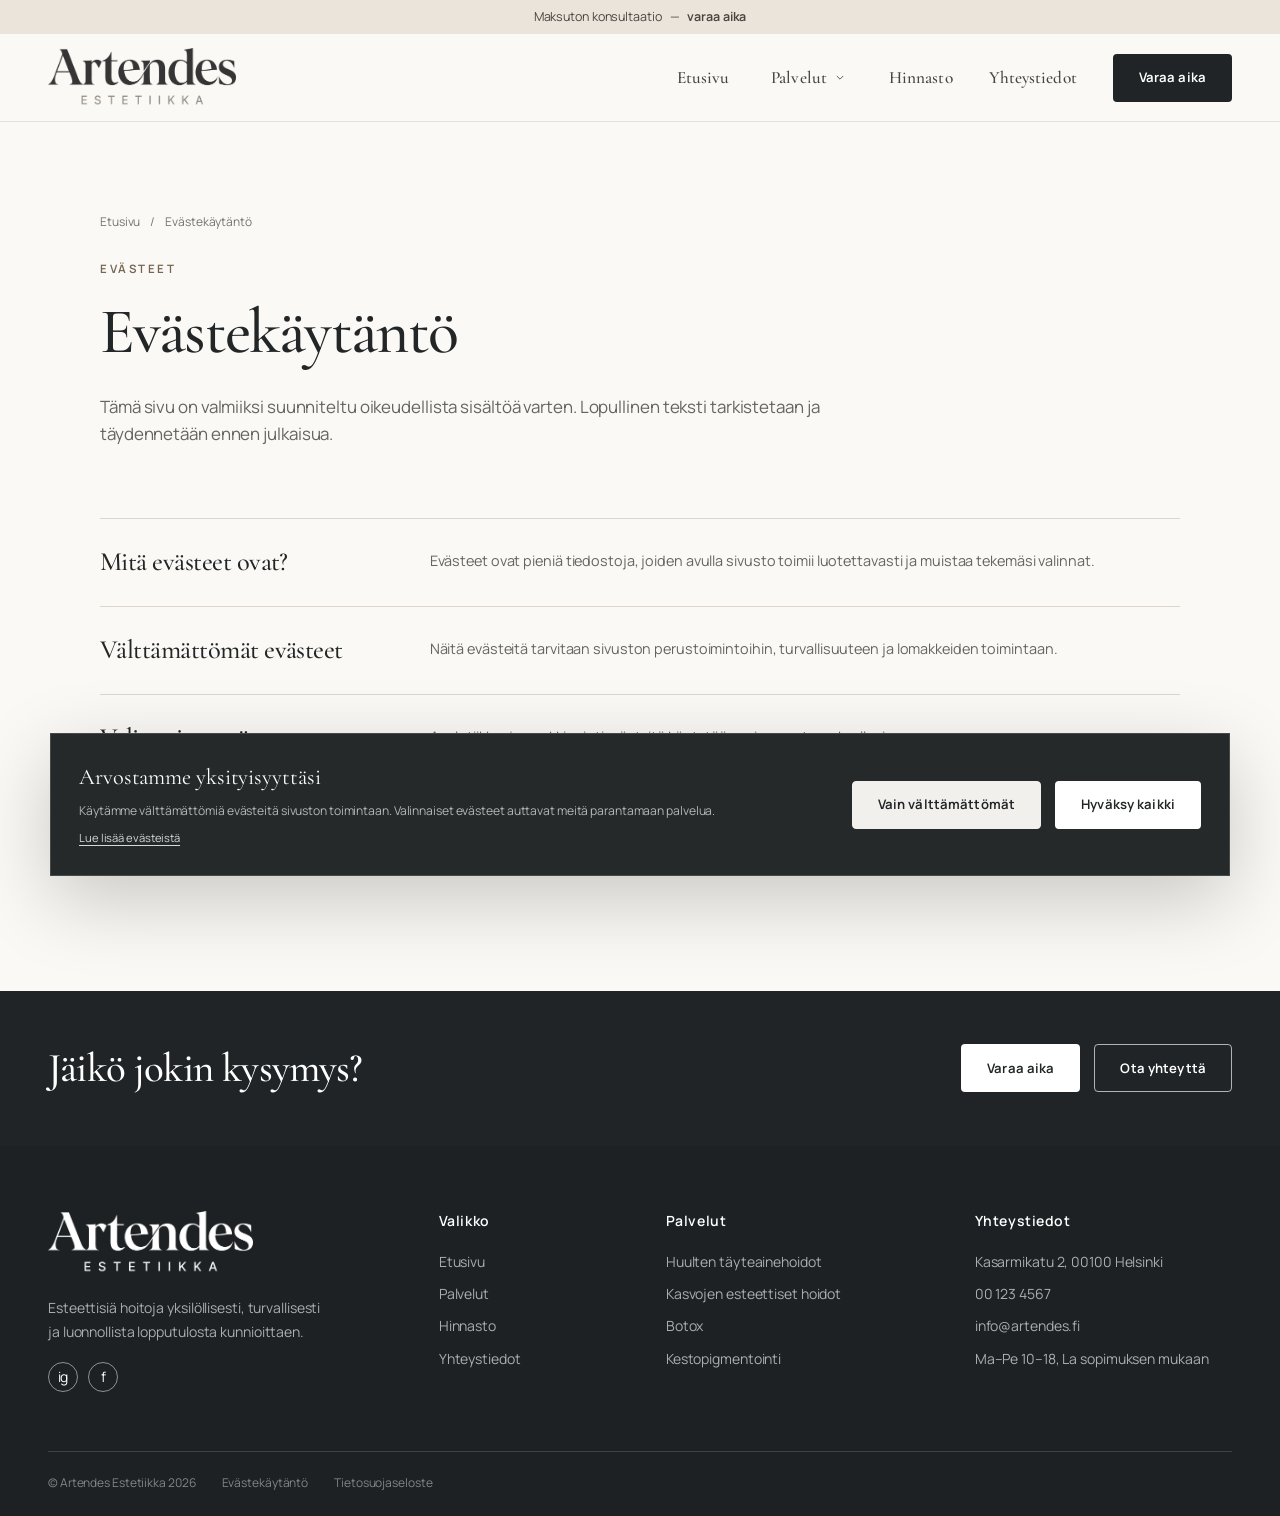
<file: evastekaytanto.html>
<!doctype html>
<html lang="fi">

<head>
    <meta charset="utf-8">
    <meta name="viewport" content="width=device-width, initial-scale=1">
    <title>Evästekäytäntö | Artendes Estetiikka</title>
    <meta name="description" content="Artendes Estetiikan evästekäytäntö.">
    <link rel="icon" href="favicon.svg" type="image/svg+xml">
    <link rel="stylesheet" href="assets/css/style.css">
    <script src="assets/js/main.js" defer></script>
</head>

<body>
    <div class="site">
        <div class="announcement">Maksuton konsultaatio <span>—</span> <a href="maksuton-neuvonta.html">varaa aika</a></div>
        <header class="site-header">
            <div class="shell header-inner">
                <a class="logo " href="index.html" aria-label="Artendes Etusivu"><img src="assets/images/logo-dark.png" alt="Artendes Estetiikka" /></a><button class="menu-toggle" aria-label="Avaa valikko" aria-expanded="false"><svg aria-hidden="true" class="icon" width="24" height="24" viewBox="0 0 24 24" fill="none" stroke="currentColor" stroke-width="1.5" stroke-linecap="round" stroke-linejoin="round"><path d="M4 7h16M4 12h16M4 17h16"></path></svg></button>
                <nav class="main-nav " aria-label="Päävalikko"><a class="" href="index.html">Etusivu</a>
                    <div class="nav-dropdown"><button class="" aria-expanded="false" type="button">Palvelut<span class="nav-chevron"><svg aria-hidden="true" class="icon" width="14" height="14" viewBox="0 0 24 24" fill="none" stroke="currentColor" stroke-width="1.5" stroke-linecap="round" stroke-linejoin="round"><path d="m7 9 5 5 5-5"></path></svg></span></button>
                        <div class="dropdown-panel "><a href="palvelut.html">Kaikki palvelut</a><a href="huulten-tayteainehoidot.html">Huulten täyteainehoidot</a><a href="kasvojen-esteettiset-hoidot.html">Kasvojen esteettiset hoidot</a><a href="botox.html">Botox</a><a href="kestopigmentointi.html">Kestopigmentointi</a>
                            <a href="maksuton-neuvonta.html">Maksuton neuvonta</a>
                        </div>
                    </div><a class="" href="hinnasto.html">Hinnasto</a><a class="" href="yhteystiedot.html">Yhteystiedot</a><button class="button button--dark" data-booking-open="true" type="button">Varaa aika</button></nav>
            </div>
        </header>
        <main>
            <section class="legal-page">
                <div class="shell shell--narrow">
                    <div class="breadcrumbs"><a href="index.html">Etusivu</a><span>/</span><span>Evästekäytäntö</span></div><span class="eyebrow">EVÄSTEET</span>
                    <h1>Evästekäytäntö</h1>
                    <p class="legal-lead">Tämä sivu on valmiiksi suunniteltu oikeudellista sisältöä varten. Lopullinen teksti tarkistetaan ja täydennetään ennen julkaisua.</p>
                    <article>
                        <h2>Mitä evästeet ovat?</h2>
                        <p>Evästeet ovat pieniä tiedostoja, joiden avulla sivusto toimii luotettavasti ja muistaa tekemäsi valinnat.</p>
                    </article>
                    <article>
                        <h2>Välttämättömät evästeet</h2>
                        <p>Näitä evästeitä tarvitaan sivuston perustoimintoihin, turvallisuuteen ja lomakkeiden toimintaan.</p>
                    </article>
                    <article>
                        <h2>Valinnaiset evästeet</h2>
                        <p>Analytiikka- ja markkinointievästeitä käytetään vain suostumuksellasi.</p>
                    </article>
                    <article>
                        <h2>Valintojen muuttaminen</h2>
                        <p>Voit muuttaa evästevalintaasi myöhemmin sivuston evästeasetuksista.</p>
                    </article>
                </div>
            </section>
            <section class="final-cta">
                <div class="shell">
                    <h2>Jäikö jokin kysymys?</h2>
                    <div class="button-row"><button class="button button--light" data-booking-open="true" type="button">Varaa aika</button><a class="button button--outline-light" href="yhteystiedot.html">Ota yhteyttä</a></div>
                </div>
            </section>
        </main>
        <footer class="footer">
            <div class="shell footer-grid">
                <div>
                    <a class="logo logo--inverse" href="index.html" aria-label="Artendes Etusivu"><img src="assets/images/logo-light.png" alt="Artendes Estetiikka" /></a>
                    <p>Esteettisiä hoitoja yksilöllisesti, turvallisesti ja luonnollista lopputulosta kunnioittaen.</p>
                    <div class="socials" aria-label="Sosiaalinen media"><a href="#" aria-label="Instagram">ig</a><a href="#" aria-label="Facebook">f</a></div>
                </div>
                <div>
                    <h3>Valikko</h3><a href="index.html">Etusivu</a><a href="palvelut.html">Palvelut</a><a href="hinnasto.html">Hinnasto</a><a href="yhteystiedot.html">Yhteystiedot</a></div>
                <div>
                    <h3>Palvelut</h3><a href="huulten-tayteainehoidot.html">Huulten täyteainehoidot</a><a href="kasvojen-esteettiset-hoidot.html">Kasvojen esteettiset hoidot</a><a href="botox.html">Botox</a><a href="kestopigmentointi.html">Kestopigmentointi</a></div>
                <div>
                    <h3>Yhteystiedot</h3>
                    <p>Kasarmikatu 2, 00100 Helsinki</p><a href="tel:001234567">00 123 4567</a><a href="mailto:info@artendes.fi">info@artendes.fi</a>
                    <p>Ma–Pe 10–18, La sopimuksen mukaan</p>
                </div>
            </div>
            <div class="shell footer-bottom"><span>© Artendes Estetiikka 2026</span><a href="evastekaytanto.html">Evästekäytäntö</a><a href="tietosuoja.html">Tietosuojaseloste</a></div>
        </footer>
    </div>

    <div class="modal-backdrop is-hidden" data-booking-modal role="presentation">
        <div class="booking-modal" role="dialog" aria-modal="true" aria-labelledby="booking-title">
            <button class="modal-close" type="button" aria-label="Sulje" data-booking-close>×</button>
            <div data-modal-form>
                <span class="eyebrow">AJANVARAUS</span>
                <h2 id="booking-title">Varaa aika</h2>
                <p>Jätä yhteystietosi ja toivomasi palvelu. Vahvistamme ajan henkilökohtaisesti.</p>
                <form class="contact-form contact-form--compact">
                    <label>
            <span>Nimi</span>
            <input name="name" required autocomplete="name" placeholder="Etunimi Sukunimi">
          </label>
                    <label>
            <span>Puhelinnumero</span>
            <input name="phone" type="tel" autocomplete="tel" placeholder="00 123 4567">
          </label>
                    <label class="span-2">
            <span>Sähköposti</span>
            <input name="email" type="email" required autocomplete="email" placeholder="nimi@esimerkki.fi">
          </label>
                    <label class="span-2">
            <span>Aihe</span>
            <select name="subject" required>
              <option value="" selected disabled>Valitse aihe</option>
              <option>Huulten täyteainehoidot</option>
              <option>Kasvojen esteettiset hoidot</option>
              <option>Botox</option>
              <option>Kestopigmentointi</option>
              <option>Maksuton neuvonta</option>
              <option>Muu kysymys</option>
            </select>
          </label>
                    <label class="checkbox span-2">
            <input type="checkbox" required>
            <span>Hyväksyn tietojeni käsittelyn tietosuojaselosteen mukaisesti.</span>
          </label>
                    <button class="button button--dark span-2" type="submit">Lähetä varauspyyntö</button>
                </form>
            </div>
            <div class="form-success is-hidden" data-modal-success>
                <svg aria-hidden="true" class="icon" width="42" height="42" viewBox="0 0 24 24" fill="none" stroke="currentColor" stroke-width="1.5" stroke-linecap="round" stroke-linejoin="round">
          <path d="m5 12 4 4L19 6"></path>
        </svg>
                <h2>Kiitos yhteydenotostasi</h2>
                <p>Olemme sinuun yhteydessä mahdollisimman pian.</p>
                <button class="button button--dark" type="button" data-booking-close>Sulje</button>
            </div>
        </div>
    </div>
    <aside class="cookie-banner is-hidden" data-cookie-banner aria-label="Evästeasetukset">
        <div>
            <strong>Arvostamme yksityisyyttäsi</strong>
            <p>Käytämme välttämättömiä evästeitä sivuston toimintaan. Valinnaiset evästeet auttavat meitä parantamaan palvelua.</p>
            <a href="evastekaytanto.html">Lue lisää evästeistä</a>
        </div>
        <div class="button-row">
            <button class="button button--outline-light" type="button" data-cookie-choice="necessary">Vain välttämättömät</button>
            <button class="button button--light" type="button" data-cookie-choice="all">Hyväksy kaikki</button>
        </div>
    </aside>
</body>

</html>
</file>
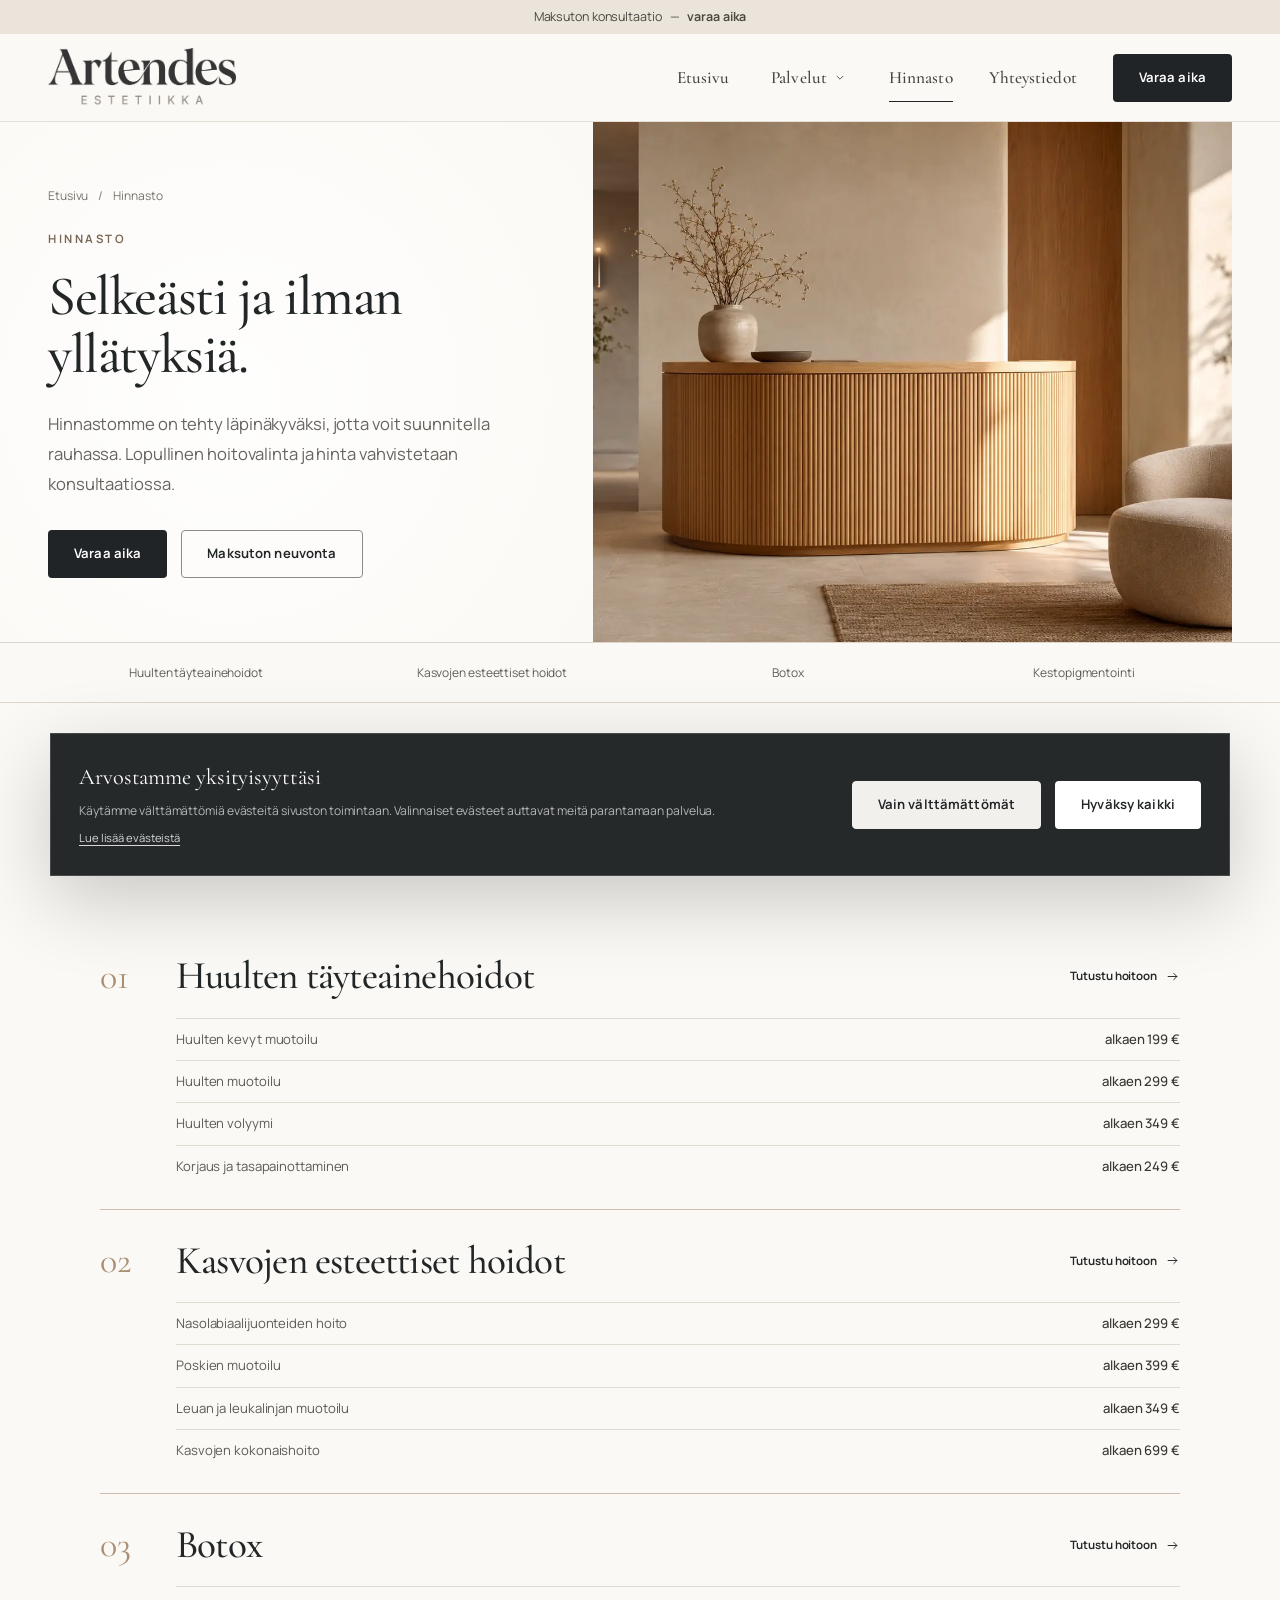
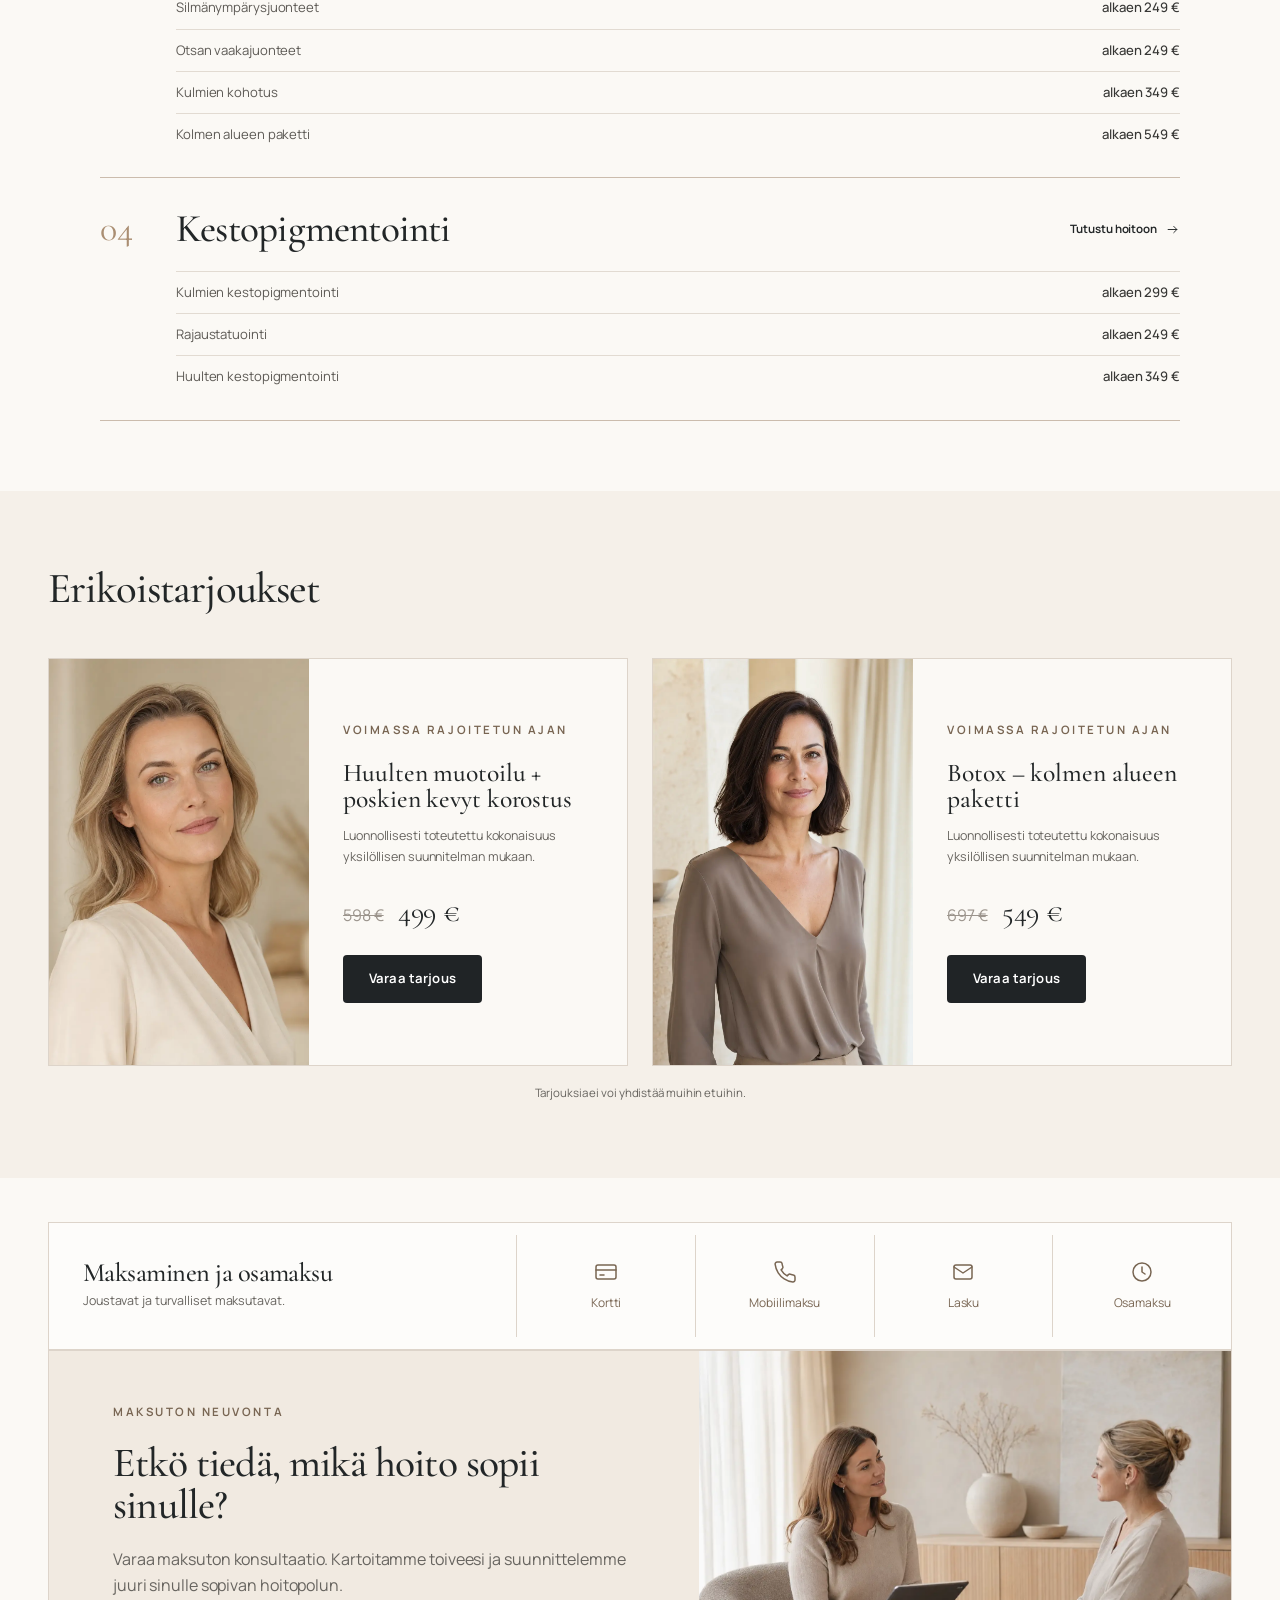
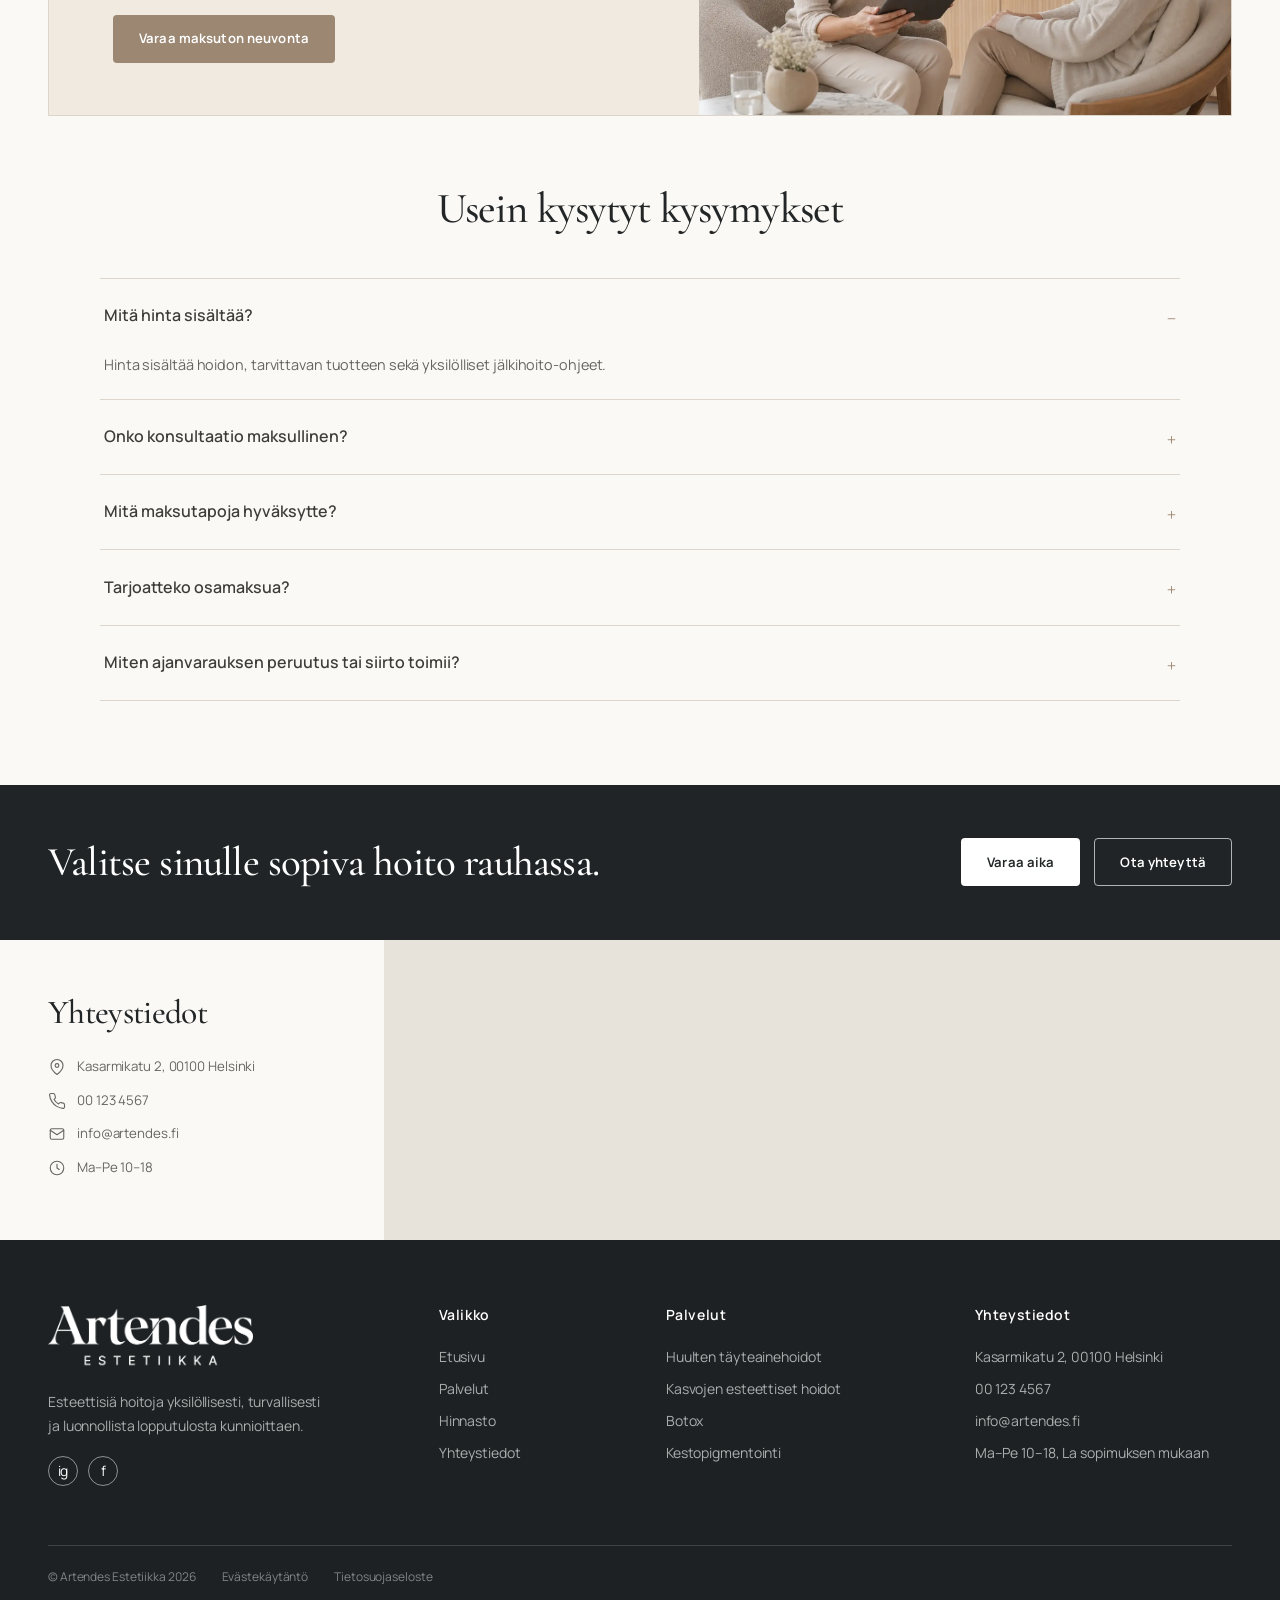
<file: hinnasto.html>
<!doctype html>
<html lang="fi">

<head>
    <meta charset="utf-8">
    <meta name="viewport" content="width=device-width, initial-scale=1">
    <title>Hinnasto | Artendes Estetiikka</title>
    <meta name="description" content="Artendes Estetiikan esteettisten hoitojen hinnasto ja ajankohtaiset tarjoukset.">
    <link rel="icon" href="favicon.svg" type="image/svg+xml">
    <link rel="stylesheet" href="assets/css/style.css">
    <script src="assets/js/main.js" defer></script>
</head>

<body>
    <div class="site">
        <div class="announcement">Maksuton konsultaatio <span>—</span> <a href="maksuton-neuvonta.html">varaa aika</a></div>
        <header class="site-header">
            <div class="shell header-inner">
                <a class="logo " href="index.html" aria-label="Artendes Etusivu"><img src="assets/images/logo-dark.png" alt="Artendes Estetiikka" /></a><button class="menu-toggle" aria-label="Avaa valikko" aria-expanded="false"><svg aria-hidden="true" class="icon" width="24" height="24" viewBox="0 0 24 24" fill="none" stroke="currentColor" stroke-width="1.5" stroke-linecap="round" stroke-linejoin="round"><path d="M4 7h16M4 12h16M4 17h16"></path></svg></button>
                <nav class="main-nav " aria-label="Päävalikko"><a class="" href="index.html">Etusivu</a>
                    <div class="nav-dropdown"><button class="" aria-expanded="false" type="button">Palvelut<span class="nav-chevron"><svg aria-hidden="true" class="icon" width="14" height="14" viewBox="0 0 24 24" fill="none" stroke="currentColor" stroke-width="1.5" stroke-linecap="round" stroke-linejoin="round"><path d="m7 9 5 5 5-5"></path></svg></span></button>
                        <div class="dropdown-panel "><a href="palvelut.html">Kaikki palvelut</a><a href="huulten-tayteainehoidot.html">Huulten täyteainehoidot</a><a href="kasvojen-esteettiset-hoidot.html">Kasvojen esteettiset hoidot</a><a href="botox.html">Botox</a><a href="kestopigmentointi.html">Kestopigmentointi</a>
                            <a href="maksuton-neuvonta.html">Maksuton neuvonta</a>
                        </div>
                    </div><a class="active" href="hinnasto.html">Hinnasto</a><a class="" href="yhteystiedot.html">Yhteystiedot</a><button class="button button--dark" data-booking-open="true" type="button">Varaa aika</button></nav>
            </div>
        </header>
        <main>
            <section class="hero hero--compact">
                <div class="shell hero-grid">
                    <div class="hero-copy reveal">
                        <div class="breadcrumbs"><a href="index.html">Etusivu</a><span>/</span><span>Hinnasto</span></div><span class="eyebrow">HINNASTO</span>
                        <h1>Selkeästi ja ilman yllätyksiä.</h1>
                        <p>Hinnastomme on tehty läpinäkyväksi, jotta voit suunnitella rauhassa. Lopullinen hoitovalinta ja hinta vahvistetaan konsultaatiossa.</p>
                        <div class="button-row"><button class="button button--dark" data-booking-open="true" type="button">Varaa aika</button><a class="button button--outline" href="maksuton-neuvonta.html">Maksuton neuvonta</a></div>
                    </div>
                    <div class="hero-media reveal"><img src="assets/images/interior.webp" alt="" /></div>
                </div>
            </section>
            <nav class="price-tabs" aria-label="Hinnaston kategoriat">
                <div class="shell"><a href="#price-0">Huulten täyteainehoidot</a><a href="#price-1">Kasvojen esteettiset hoidot</a><a href="#price-2">Botox</a><a href="#price-3">Kestopigmentointi</a></div>
            </nav>
            <section class="section pricing">
                <div class="shell shell--narrow">
                    <div class="section-heading section-heading--center reveal">
                        <h2>Hinnasto</h2>
                        <p>Hinnat ovat suuntaa antavia. Lopullinen hinta vahvistetaan konsultaatiossa.</p>
                    </div>
                    <article class="price-group reveal" id="price-0">
                        <div class="price-group-head"><span>0<!-- -->1</span>
                            <h2>Huulten täyteainehoidot</h2><a href="huulten-tayteainehoidot.html">Tutustu hoitoon <svg aria-hidden="true" class="icon" width="15" height="15" viewBox="0 0 24 24" fill="none" stroke="currentColor" stroke-width="1.5" stroke-linecap="round" stroke-linejoin="round"><path d="M5 12h14m-5-5 5 5-5 5"></path></svg></a></div>
                        <div class="price-row"><span>Huulten kevyt muotoilu</span><strong>alkaen 199 €</strong></div>
                        <div class="price-row"><span>Huulten muotoilu</span><strong>alkaen 299 €</strong></div>
                        <div class="price-row"><span>Huulten volyymi</span><strong>alkaen 349 €</strong></div>
                        <div class="price-row"><span>Korjaus ja tasapainottaminen</span><strong>alkaen 249 €</strong></div>
                    </article>
                    <article class="price-group reveal" id="price-1">
                        <div class="price-group-head"><span>0<!-- -->2</span>
                            <h2>Kasvojen esteettiset hoidot</h2><a href="kasvojen-esteettiset-hoidot.html">Tutustu hoitoon <svg aria-hidden="true" class="icon" width="15" height="15" viewBox="0 0 24 24" fill="none" stroke="currentColor" stroke-width="1.5" stroke-linecap="round" stroke-linejoin="round"><path d="M5 12h14m-5-5 5 5-5 5"></path></svg></a></div>
                        <div class="price-row"><span>Nasolabiaalijuonteiden hoito</span><strong>alkaen 299 €</strong></div>
                        <div class="price-row"><span>Poskien muotoilu</span><strong>alkaen 399 €</strong></div>
                        <div class="price-row"><span>Leuan ja leukalinjan muotoilu</span><strong>alkaen 349 €</strong></div>
                        <div class="price-row"><span>Kasvojen kokonaishoito</span><strong>alkaen 699 €</strong></div>
                    </article>
                    <article class="price-group reveal" id="price-2">
                        <div class="price-group-head"><span>0<!-- -->3</span>
                            <h2>Botox</h2><a href="botox.html">Tutustu hoitoon <svg aria-hidden="true" class="icon" width="15" height="15" viewBox="0 0 24 24" fill="none" stroke="currentColor" stroke-width="1.5" stroke-linecap="round" stroke-linejoin="round"><path d="M5 12h14m-5-5 5 5-5 5"></path></svg></a></div>
                        <div class="price-row"><span>Silmänympärysjuonteet</span><strong>alkaen 249 €</strong></div>
                        <div class="price-row"><span>Otsan vaakajuonteet</span><strong>alkaen 249 €</strong></div>
                        <div class="price-row"><span>Kulmien kohotus</span><strong>alkaen 349 €</strong></div>
                        <div class="price-row"><span>Kolmen alueen paketti</span><strong>alkaen 549 €</strong></div>
                    </article>
                    <article class="price-group reveal" id="price-3">
                        <div class="price-group-head"><span>0<!-- -->4</span>
                            <h2>Kestopigmentointi</h2><a href="kestopigmentointi.html">Tutustu hoitoon <svg aria-hidden="true" class="icon" width="15" height="15" viewBox="0 0 24 24" fill="none" stroke="currentColor" stroke-width="1.5" stroke-linecap="round" stroke-linejoin="round"><path d="M5 12h14m-5-5 5 5-5 5"></path></svg></a></div>
                        <div class="price-row"><span>Kulmien kestopigmentointi</span><strong>alkaen 299 €</strong></div>
                        <div class="price-row"><span>Rajaustatuointi</span><strong>alkaen 249 €</strong></div>
                        <div class="price-row"><span>Huulten kestopigmentointi</span><strong>alkaen 349 €</strong></div>
                    </article>
                </div>
            </section>
            <section class="offers">
                <div class="shell">
                    <div class="section-heading section-heading--left reveal">
                        <h2>Erikoistarjoukset</h2>
                    </div>
                    <div class="offer-grid">
                        <article class="offer-card reveal"><img src="assets/images/lips-editorial-v2.webp" alt="" />
                            <div><span class="eyebrow">VOIMASSA RAJOITETUN AJAN</span>
                                <h3>Huulten muotoilu + poskien kevyt korostus</h3>
                                <p>Luonnollisesti toteutettu kokonaisuus yksilöllisen suunnitelman mukaan.</p>
                                <div class="offer-price"><s>598 €</s><strong>499 €</strong></div><button class="button button--dark" data-booking-open="true" type="button">Varaa tarjous</button></div>
                        </article>
                        <article class="offer-card reveal"><img src="assets/images/botox-editorial-v2.webp" alt="" />
                            <div><span class="eyebrow">VOIMASSA RAJOITETUN AJAN</span>
                                <h3>Botox – kolmen alueen paketti</h3>
                                <p>Luonnollisesti toteutettu kokonaisuus yksilöllisen suunnitelman mukaan.</p>
                                <div class="offer-price"><s>697 €</s><strong>549 €</strong></div><button class="button button--dark" data-booking-open="true" type="button">Varaa tarjous</button></div>
                        </article>
                    </div>
                    <p class="offer-note">Tarjouksia ei voi yhdistää muihin etuihin.</p>
                </div>
            </section>
            <div class="shell">
                <section class="payments reveal">
                    <div>
                        <h2>Maksaminen ja osamaksu</h2>
                        <p>Joustavat ja turvalliset maksutavat.</p>
                    </div>
                    <div class="payment-item"><svg aria-hidden="true" class="icon" width="24" height="24" viewBox="0 0 24 24" fill="none" stroke="currentColor" stroke-width="1.5" stroke-linecap="round" stroke-linejoin="round"><rect x="2" y="5" width="20" height="14" rx="2"></rect><path d="M2 10h20M6 15h4"></path></svg><span>Kortti</span></div>
                    <div class="payment-item"><svg aria-hidden="true" class="icon" width="24" height="24" viewBox="0 0 24 24" fill="none" stroke="currentColor" stroke-width="1.5" stroke-linecap="round" stroke-linejoin="round"><path d="M22 16.9v3a2 2 0 0 1-2.2 2 19.8 19.8 0 0 1-8.6-3.1 19.5 19.5 0 0 1-6-6A19.8 19.8 0 0 1 2.1 4.2 2 2 0 0 1 4.1 2h3a2 2 0 0 1 2 1.7c.1 1 .4 2 .7 2.8a2 2 0 0 1-.4 2.1L8.1 9.9a16 16 0 0 0 6 6l1.3-1.3a2 2 0 0 1 2.1-.4c.9.3 1.8.6 2.8.7A2 2 0 0 1 22 16.9Z"></path></svg><span>Mobiilimaksu</span></div>
                    <div class="payment-item"><svg aria-hidden="true" class="icon" width="24" height="24" viewBox="0 0 24 24" fill="none" stroke="currentColor" stroke-width="1.5" stroke-linecap="round" stroke-linejoin="round"><rect x="3" y="5" width="18" height="14" rx="2"></rect><path d="m3 7 9 6 9-6"></path></svg><span>Lasku</span></div>
                    <div class="payment-item"><svg aria-hidden="true" class="icon" width="24" height="24" viewBox="0 0 24 24" fill="none" stroke="currentColor" stroke-width="1.5" stroke-linecap="round" stroke-linejoin="round"><circle cx="12" cy="12" r="9"></circle><path d="M12 7v5l3 2"></path></svg><span>Osamaksu</span></div>
                </section>
            </div>
            <div class="shell">
                <section class="consultation-banner reveal">
                    <div class="consultation-copy"><span class="eyebrow">MAKSUTON NEUVONTA</span>
                        <h2>Etkö tiedä, mikä hoito sopii sinulle?</h2>
                        <p>Varaa maksuton konsultaatio. Kartoitamme toiveesi ja suunnittelemme juuri sinulle sopivan hoitopolun.</p><a class="button button--taupe" href="maksuton-neuvonta.html">Varaa maksuton neuvonta</a></div><img src="assets/images/consultation.webp"
                        alt="" /></section>
            </div>
            <section class="section faq-section">
                <div class="shell shell--narrow">
                    <div class="section-heading section-heading--center reveal">
                        <h2>Usein kysytyt kysymykset</h2>
                    </div>
                    <div class="faq-list">
                        <div class="faq-item is-open"><button type="button" aria-expanded="true"><span>Mitä hinta sisältää?</span><span>−</span></button>
                            <div class="faq-answer">
                                <p>Hinta sisältää hoidon, tarvittavan tuotteen sekä yksilölliset jälkihoito-ohjeet.</p>
                            </div>
                        </div>
                        <div class="faq-item "><button type="button" aria-expanded="false"><span>Onko konsultaatio maksullinen?</span><span>+</span></button>
                            <div class="faq-answer">
                                <p>Maksuton neuvonta on nimensä mukaisesti maksuton eikä sido hoitoon.</p>
                            </div>
                        </div>
                        <div class="faq-item "><button type="button" aria-expanded="false"><span>Mitä maksutapoja hyväksytte?</span><span>+</span></button>
                            <div class="faq-answer">
                                <p>Ajantasaiset maksutavat vahvistetaan ajanvarauksen yhteydessä.</p>
                            </div>
                        </div>
                        <div class="faq-item "><button type="button" aria-expanded="false"><span>Tarjoatteko osamaksua?</span><span>+</span></button>
                            <div class="faq-answer">
                                <p>Osamaksun saatavuus ja ehdot vahvistetaan ennen hoitoa.</p>
                            </div>
                        </div>
                        <div class="faq-item "><button type="button" aria-expanded="false"><span>Miten ajanvarauksen peruutus tai siirto toimii?</span><span>+</span></button>
                            <div class="faq-answer">
                                <p>Otathan yhteyttä mahdollisimman aikaisin. Tarkat peruutusehdot saat varausvahvistuksessa.</p>
                            </div>
                        </div>
                    </div>
                </div>
            </section>
            <section class="final-cta">
                <div class="shell">
                    <h2>Valitse sinulle sopiva hoito rauhassa.</h2>
                    <div class="button-row"><button class="button button--light" data-booking-open="true" type="button">Varaa aika</button><a class="button button--outline-light" href="yhteystiedot.html">Ota yhteyttä</a></div>
                </div>
            </section>
            <section class="contact-map contact-map--compact">
                <div class="contact-card">
                    <h2>Yhteystiedot</h2>
                    <p><svg aria-hidden="true" class="icon" width="18" height="18" viewBox="0 0 24 24" fill="none" stroke="currentColor" stroke-width="1.5" stroke-linecap="round" stroke-linejoin="round"><path d="M20 10c0 6-8 12-8 12S4 16 4 10a8 8 0 1 1 16 0Z"></path><circle cx="12" cy="10" r="2.5"></circle></svg>                        Kasarmikatu 2, 00100 Helsinki</p><a href="tel:001234567"><svg aria-hidden="true" class="icon" width="18" height="18" viewBox="0 0 24 24" fill="none" stroke="currentColor" stroke-width="1.5" stroke-linecap="round" stroke-linejoin="round"><path d="M22 16.9v3a2 2 0 0 1-2.2 2 19.8 19.8 0 0 1-8.6-3.1 19.5 19.5 0 0 1-6-6A19.8 19.8 0 0 1 2.1 4.2 2 2 0 0 1 4.1 2h3a2 2 0 0 1 2 1.7c.1 1 .4 2 .7 2.8a2 2 0 0 1-.4 2.1L8.1 9.9a16 16 0 0 0 6 6l1.3-1.3a2 2 0 0 1 2.1-.4c.9.3 1.8.6 2.8.7A2 2 0 0 1 22 16.9Z"></path></svg> 00 123 4567</a>
                    <a href="mailto:info@artendes.fi"><svg aria-hidden="true" class="icon" width="18" height="18" viewBox="0 0 24 24" fill="none" stroke="currentColor" stroke-width="1.5" stroke-linecap="round" stroke-linejoin="round"><rect x="3" y="5" width="18" height="14" rx="2"></rect><path d="m3 7 9 6 9-6"></path></svg>                            info@artendes.fi</a>
                    <p><svg aria-hidden="true" class="icon" width="18" height="18" viewBox="0 0 24 24" fill="none" stroke="currentColor" stroke-width="1.5" stroke-linecap="round" stroke-linejoin="round"><circle cx="12" cy="12" r="9"></circle><path d="M12 7v5l3 2"></path></svg>                        Ma–Pe 10–18</p>
                </div>
                <div class="google-map "><iframe title="Artendes Estetiikka – Kasarmikatu 2, Helsinki" src="https://www.google.com/maps?q=Kasarmikatu+2,+00100+Helsinki&amp;output=embed" loading="lazy" allowFullScreen="" referrerPolicy="no-referrer-when-downgrade"></iframe></div>
            </section>
        </main>
        <footer class="footer">
            <div class="shell footer-grid">
                <div>
                    <a class="logo logo--inverse" href="index.html" aria-label="Artendes Etusivu"><img src="assets/images/logo-light.png" alt="Artendes Estetiikka" /></a>
                    <p>Esteettisiä hoitoja yksilöllisesti, turvallisesti ja luonnollista lopputulosta kunnioittaen.</p>
                    <div class="socials" aria-label="Sosiaalinen media"><a href="#" aria-label="Instagram">ig</a><a href="#" aria-label="Facebook">f</a></div>
                </div>
                <div>
                    <h3>Valikko</h3><a href="index.html">Etusivu</a><a href="palvelut.html">Palvelut</a><a href="hinnasto.html">Hinnasto</a><a href="yhteystiedot.html">Yhteystiedot</a></div>
                <div>
                    <h3>Palvelut</h3><a href="huulten-tayteainehoidot.html">Huulten täyteainehoidot</a><a href="kasvojen-esteettiset-hoidot.html">Kasvojen esteettiset hoidot</a><a href="botox.html">Botox</a><a href="kestopigmentointi.html">Kestopigmentointi</a></div>
                <div>
                    <h3>Yhteystiedot</h3>
                    <p>Kasarmikatu 2, 00100 Helsinki</p><a href="tel:001234567">00 123 4567</a><a href="mailto:info@artendes.fi">info@artendes.fi</a>
                    <p>Ma–Pe 10–18, La sopimuksen mukaan</p>
                </div>
            </div>
            <div class="shell footer-bottom"><span>© Artendes Estetiikka 2026</span><a href="evastekaytanto.html">Evästekäytäntö</a><a href="tietosuoja.html">Tietosuojaseloste</a></div>
        </footer>
    </div>

    <div class="modal-backdrop is-hidden" data-booking-modal role="presentation">
        <div class="booking-modal" role="dialog" aria-modal="true" aria-labelledby="booking-title">
            <button class="modal-close" type="button" aria-label="Sulje" data-booking-close>×</button>
            <div data-modal-form>
                <span class="eyebrow">AJANVARAUS</span>
                <h2 id="booking-title">Varaa aika</h2>
                <p>Jätä yhteystietosi ja toivomasi palvelu. Vahvistamme ajan henkilökohtaisesti.</p>
                <form class="contact-form contact-form--compact">
                    <label>
            <span>Nimi</span>
            <input name="name" required autocomplete="name" placeholder="Etunimi Sukunimi">
          </label>
                    <label>
            <span>Puhelinnumero</span>
            <input name="phone" type="tel" autocomplete="tel" placeholder="00 123 4567">
          </label>
                    <label class="span-2">
            <span>Sähköposti</span>
            <input name="email" type="email" required autocomplete="email" placeholder="nimi@esimerkki.fi">
          </label>
                    <label class="span-2">
            <span>Aihe</span>
            <select name="subject" required>
              <option value="" selected disabled>Valitse aihe</option>
              <option>Huulten täyteainehoidot</option>
              <option>Kasvojen esteettiset hoidot</option>
              <option>Botox</option>
              <option>Kestopigmentointi</option>
              <option>Maksuton neuvonta</option>
              <option>Muu kysymys</option>
            </select>
          </label>
                    <label class="checkbox span-2">
            <input type="checkbox" required>
            <span>Hyväksyn tietojeni käsittelyn tietosuojaselosteen mukaisesti.</span>
          </label>
                    <button class="button button--dark span-2" type="submit">Lähetä varauspyyntö</button>
                </form>
            </div>
            <div class="form-success is-hidden" data-modal-success>
                <svg aria-hidden="true" class="icon" width="42" height="42" viewBox="0 0 24 24" fill="none" stroke="currentColor" stroke-width="1.5" stroke-linecap="round" stroke-linejoin="round">
          <path d="m5 12 4 4L19 6"></path>
        </svg>
                <h2>Kiitos yhteydenotostasi</h2>
                <p>Olemme sinuun yhteydessä mahdollisimman pian.</p>
                <button class="button button--dark" type="button" data-booking-close>Sulje</button>
            </div>
        </div>
    </div>
    <aside class="cookie-banner is-hidden" data-cookie-banner aria-label="Evästeasetukset">
        <div>
            <strong>Arvostamme yksityisyyttäsi</strong>
            <p>Käytämme välttämättömiä evästeitä sivuston toimintaan. Valinnaiset evästeet auttavat meitä parantamaan palvelua.</p>
            <a href="evastekaytanto.html">Lue lisää evästeistä</a>
        </div>
        <div class="button-row">
            <button class="button button--outline-light" type="button" data-cookie-choice="necessary">Vain välttämättömät</button>
            <button class="button button--light" type="button" data-cookie-choice="all">Hyväksy kaikki</button>
        </div>
    </aside>
</body>

</html>
</file>
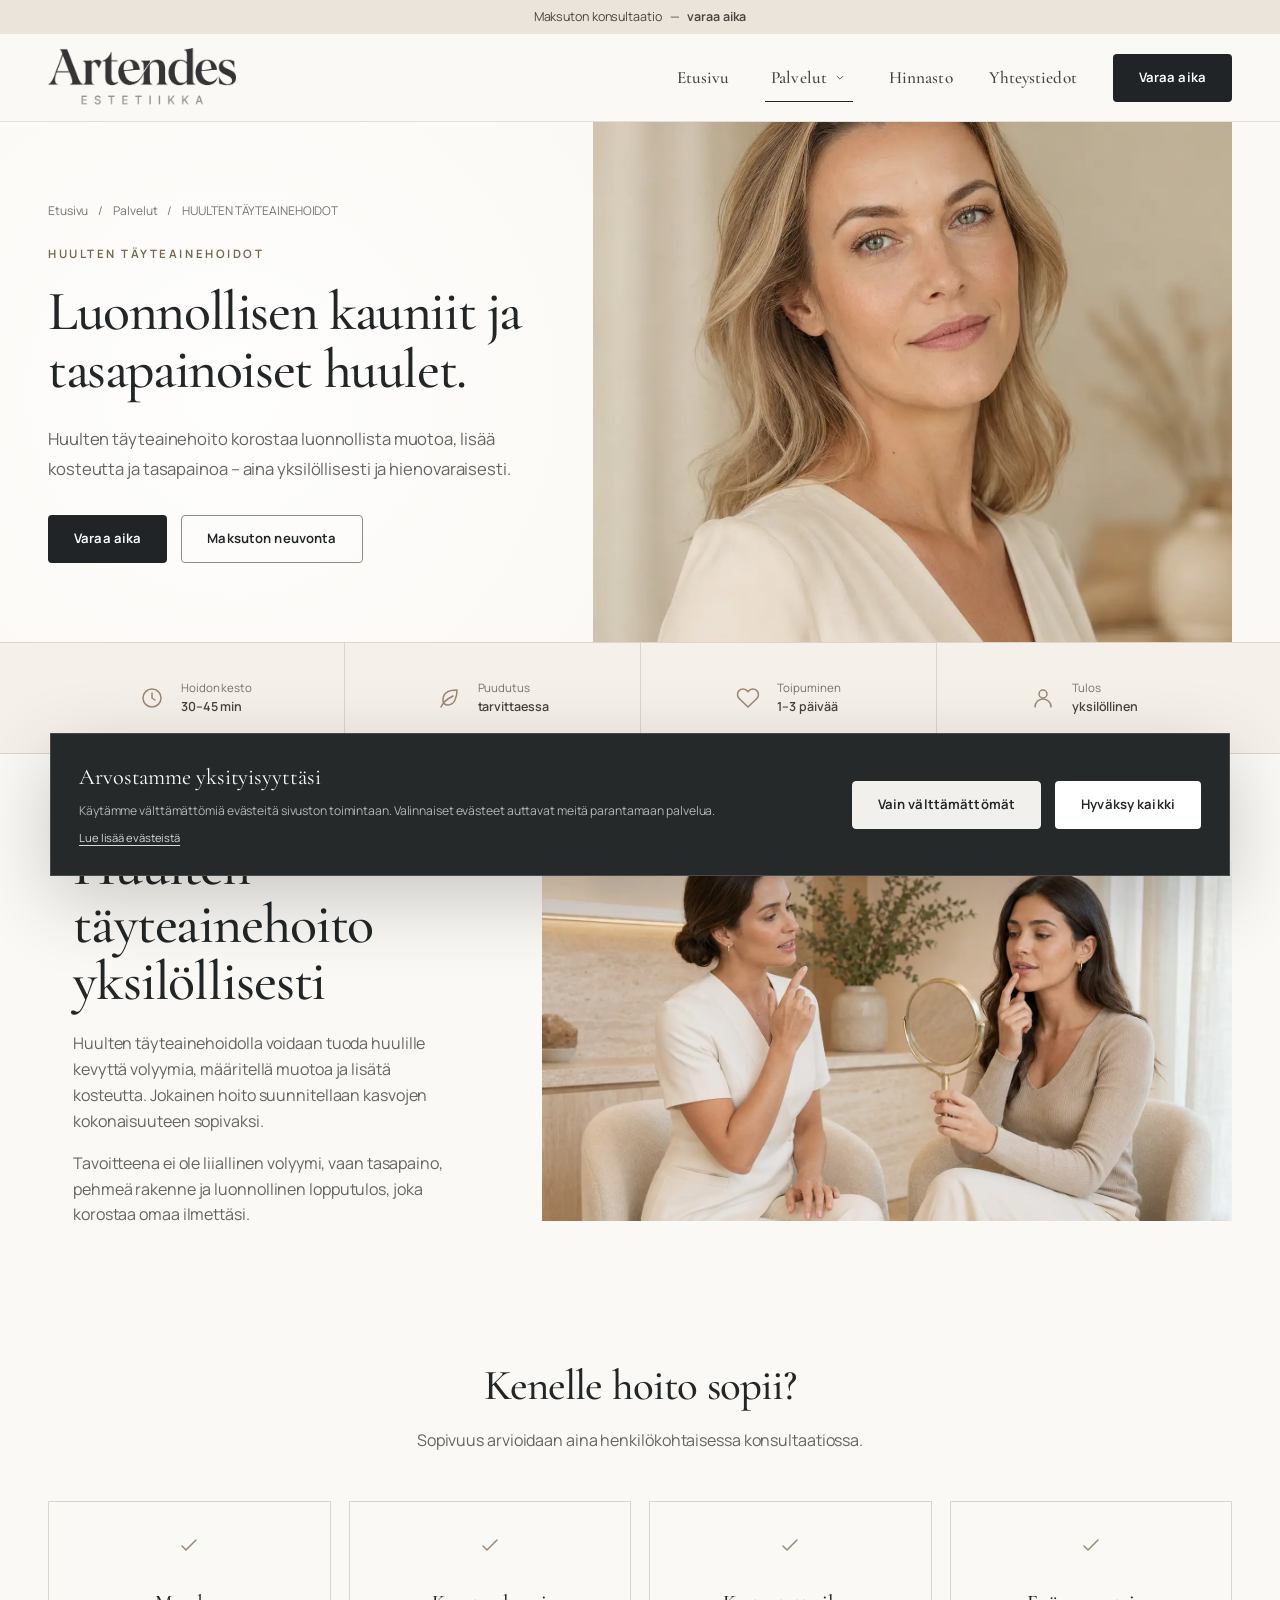
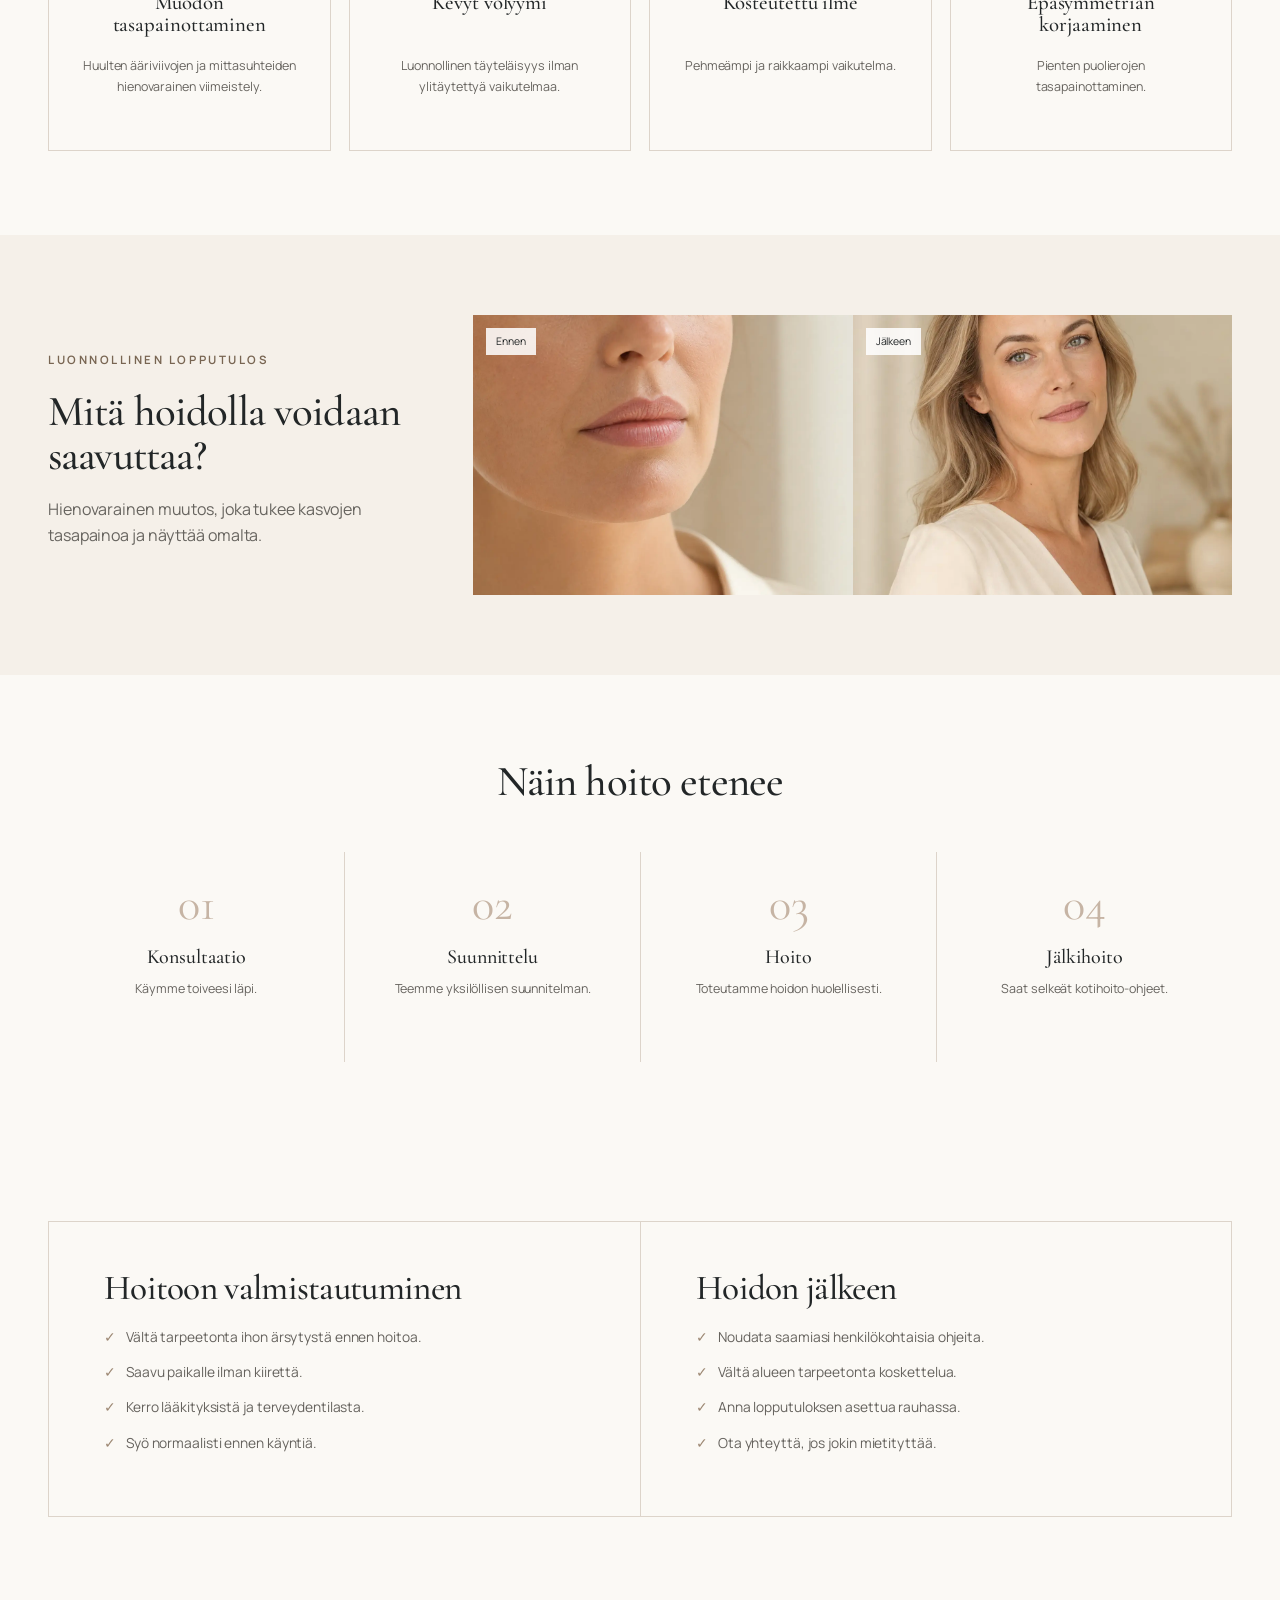
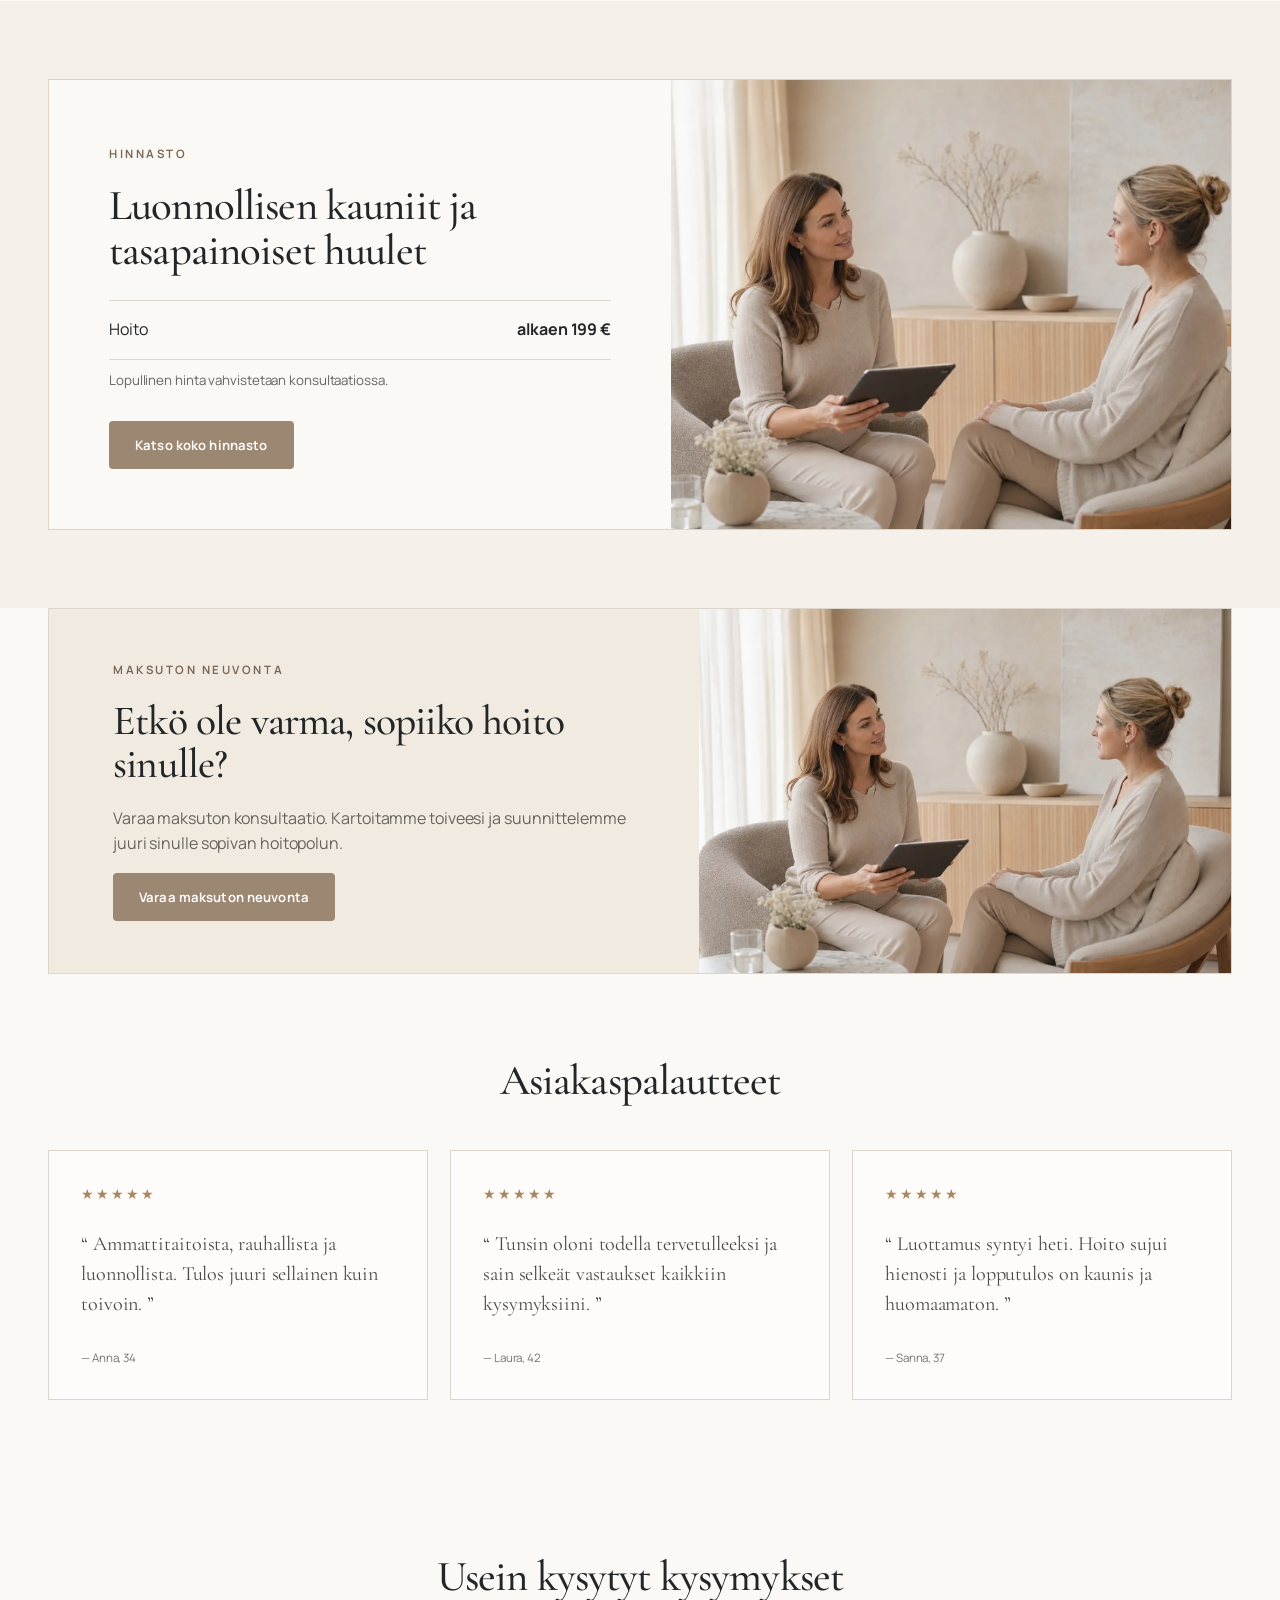
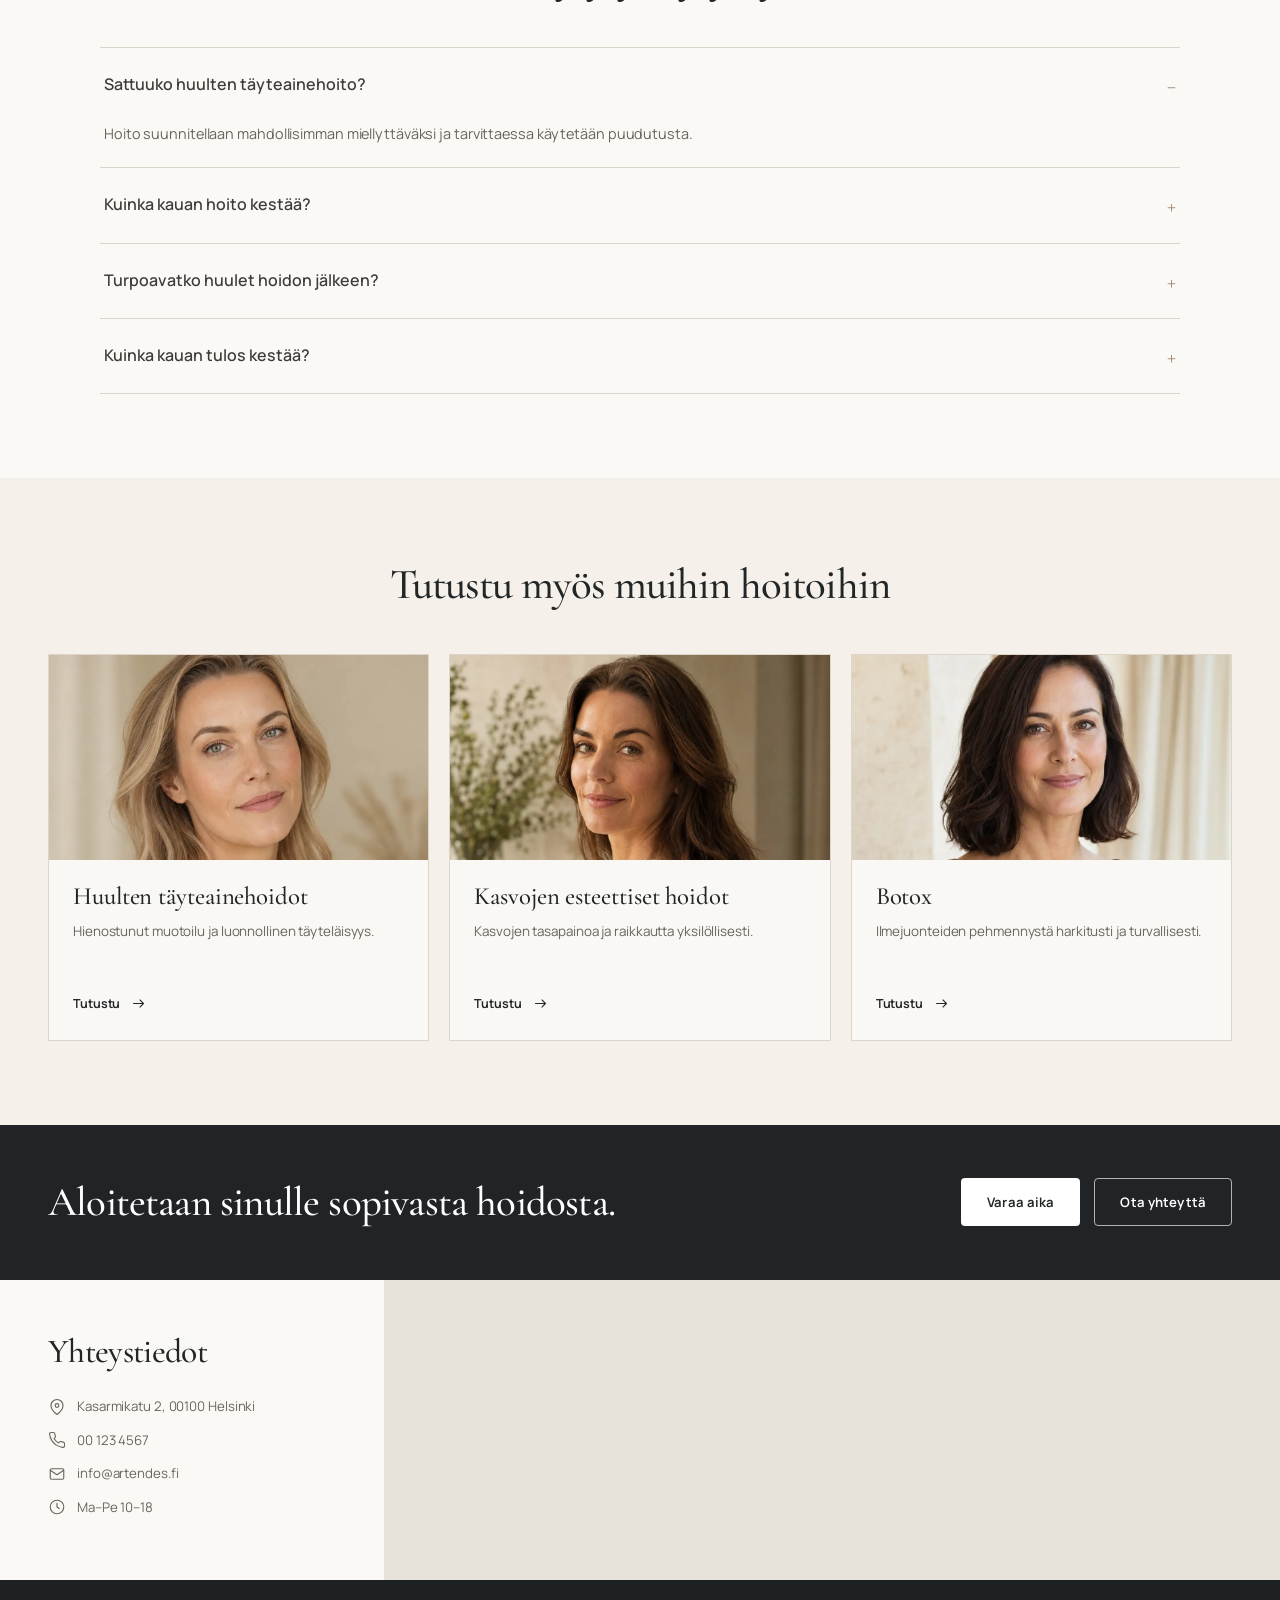
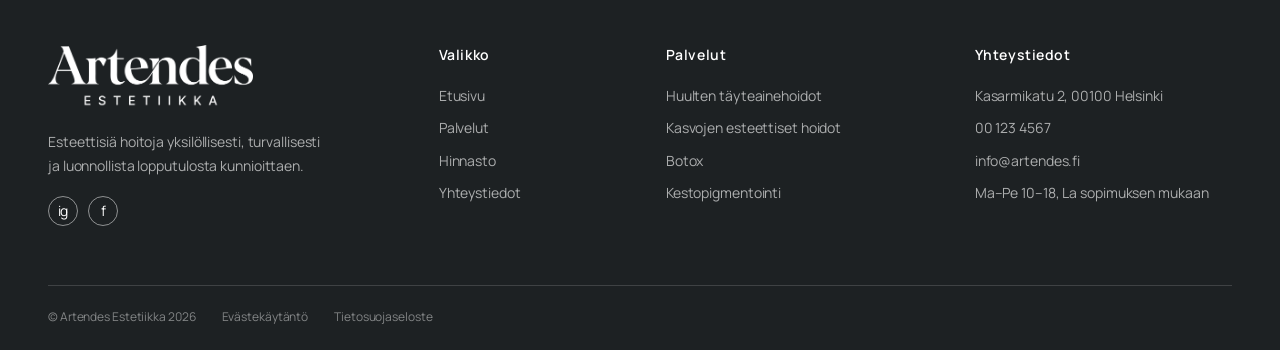
<file: huulten-tayteainehoidot.html>
<!doctype html>
<html lang="fi">

<head>
    <meta charset="utf-8">
    <meta name="viewport" content="width=device-width, initial-scale=1">
    <title>Huulten täyteainehoidot | Artendes Estetiikka</title>
    <meta name="description" content="Luonnolliset huulten täyteainehoidot yksilöllisesti ja turvallisesti.">
    <link rel="icon" href="favicon.svg" type="image/svg+xml">
    <link rel="stylesheet" href="assets/css/style.css">
    <script src="assets/js/main.js" defer></script>
</head>

<body>
    <div class="site">
        <div class="announcement">Maksuton konsultaatio <span>—</span> <a href="maksuton-neuvonta.html">varaa aika</a></div>
        <header class="site-header">
            <div class="shell header-inner">
                <a class="logo " href="index.html" aria-label="Artendes Etusivu"><img src="assets/images/logo-dark.png" alt="Artendes Estetiikka" /></a><button class="menu-toggle" aria-label="Avaa valikko" aria-expanded="false"><svg aria-hidden="true" class="icon" width="24" height="24" viewBox="0 0 24 24" fill="none" stroke="currentColor" stroke-width="1.5" stroke-linecap="round" stroke-linejoin="round"><path d="M4 7h16M4 12h16M4 17h16"></path></svg></button>
                <nav class="main-nav " aria-label="Päävalikko"><a class="" href="index.html">Etusivu</a>
                    <div class="nav-dropdown"><button class="active" aria-expanded="false" type="button">Palvelut<span class="nav-chevron"><svg aria-hidden="true" class="icon" width="14" height="14" viewBox="0 0 24 24" fill="none" stroke="currentColor" stroke-width="1.5" stroke-linecap="round" stroke-linejoin="round"><path d="m7 9 5 5 5-5"></path></svg></span></button>
                        <div class="dropdown-panel "><a href="palvelut.html">Kaikki palvelut</a><a href="huulten-tayteainehoidot.html">Huulten täyteainehoidot</a><a href="kasvojen-esteettiset-hoidot.html">Kasvojen esteettiset hoidot</a><a href="botox.html">Botox</a><a href="kestopigmentointi.html">Kestopigmentointi</a>
                            <a href="maksuton-neuvonta.html">Maksuton neuvonta</a>
                        </div>
                    </div><a class="" href="hinnasto.html">Hinnasto</a><a class="" href="yhteystiedot.html">Yhteystiedot</a><button class="button button--dark" data-booking-open="true" type="button">Varaa aika</button></nav>
            </div>
        </header>
        <main>
            <section class="hero hero--compact">
                <div class="shell hero-grid">
                    <div class="hero-copy reveal">
                        <div class="breadcrumbs"><a href="index.html">Etusivu</a><span>/</span><a href="palvelut.html">Palvelut</a><span>/</span><span>HUULTEN TÄYTEAINEHOIDOT</span></div><span class="eyebrow">HUULTEN TÄYTEAINEHOIDOT</span>
                        <h1>Luonnollisen kauniit ja tasapainoiset huulet.</h1>
                        <p>Huulten täyteainehoito korostaa luonnollista muotoa, lisää kosteutta ja tasapainoa – aina yksilöllisesti ja hienovaraisesti.</p>
                        <div class="button-row"><button class="button button--dark" data-booking-open="true" type="button">Varaa aika</button><a class="button button--outline" href="maksuton-neuvonta.html">Maksuton neuvonta</a></div>
                    </div>
                    <div class="hero-media reveal"><img src="assets/images/lips-editorial-v2.webp" alt="" /></div>
                </div>
            </section>
            <section class="facts">
                <div class="shell facts-grid">
                    <div class="fact"><svg aria-hidden="true" class="icon" width="24" height="24" viewBox="0 0 24 24" fill="none" stroke="currentColor" stroke-width="1.5" stroke-linecap="round" stroke-linejoin="round"><circle cx="12" cy="12" r="9"></circle><path d="M12 7v5l3 2"></path></svg>
                        <div><span>Hoidon kesto</span><strong>30–45 min</strong></div>
                    </div>
                    <div class="fact"><svg aria-hidden="true" class="icon" width="24" height="24" viewBox="0 0 24 24" fill="none" stroke="currentColor" stroke-width="1.5" stroke-linecap="round" stroke-linejoin="round"><path d="M20 4c-8 0-14 3-14 10 0 3 2 5 5 5 7 0 9-9 9-15ZM4 21c2-5 6-8 12-11"></path></svg>
                        <div><span>Puudutus</span><strong>tarvittaessa</strong></div>
                    </div>
                    <div class="fact"><svg aria-hidden="true" class="icon" width="24" height="24" viewBox="0 0 24 24" fill="none" stroke="currentColor" stroke-width="1.5" stroke-linecap="round" stroke-linejoin="round"><path d="M20.8 4.6a5.5 5.5 0 0 0-7.8 0L12 5.7l-1.1-1.1a5.5 5.5 0 0 0-7.8 7.8l1.1 1.1L12 21l7.8-7.5 1.1-1.1a5.5 5.5 0 0 0-.1-7.8Z"></path></svg>
                        <div><span>Toipuminen</span><strong>1–3 päivää</strong></div>
                    </div>
                    <div class="fact"><svg aria-hidden="true" class="icon" width="24" height="24" viewBox="0 0 24 24" fill="none" stroke="currentColor" stroke-width="1.5" stroke-linecap="round" stroke-linejoin="round"><circle cx="12" cy="8" r="4"></circle><path d="M4 21a8 8 0 0 1 16 0"></path></svg>
                        <div><span>Tulos</span><strong>yksilöllinen</strong></div>
                    </div>
                </div>
            </section>
            <section class="section">
                <div class="shell editorial-grid">
                    <div class="reveal">
                        <h2>Huulten täyteainehoito yksilöllisesti</h2>
                        <p>Huulten täyteainehoidolla voidaan tuoda huulille kevyttä volyymia, määritellä muotoa ja lisätä kosteutta. Jokainen hoito suunnitellaan kasvojen kokonaisuuteen sopivaksi.</p>
                        <p>Tavoitteena ei ole liiallinen volyymi, vaan tasapaino, pehmeä rakenne ja luonnollinen lopputulos, joka korostaa omaa ilmettäsi.</p>
                    </div><img class="reveal" src="assets/images/lips-treatment-wide-v3.webp" alt="" /></div>
            </section>
            <section class="section suits">
                <div class="shell">
                    <div class="section-heading section-heading--center reveal">
                        <h2>Kenelle hoito sopii?</h2>
                        <p>Sopivuus arvioidaan aina henkilökohtaisessa konsultaatiossa.</p>
                    </div>
                    <div class="suit-grid">
                        <article class="suit-card reveal"><svg aria-hidden="true" class="icon" width="24" height="24" viewBox="0 0 24 24" fill="none" stroke="currentColor" stroke-width="1.5" stroke-linecap="round" stroke-linejoin="round"><path d="m5 12 4 4L19 6"></path></svg>
                            <h3>Muodon tasapainottaminen</h3>
                            <p>Huulten ääriviivojen ja mittasuhteiden hienovarainen viimeistely.</p>
                        </article>
                        <article class="suit-card reveal"><svg aria-hidden="true" class="icon" width="24" height="24" viewBox="0 0 24 24" fill="none" stroke="currentColor" stroke-width="1.5" stroke-linecap="round" stroke-linejoin="round"><path d="m5 12 4 4L19 6"></path></svg>
                            <h3>Kevyt volyymi</h3>
                            <p>Luonnollinen täyteläisyys ilman ylitäytettyä vaikutelmaa.</p>
                        </article>
                        <article class="suit-card reveal"><svg aria-hidden="true" class="icon" width="24" height="24" viewBox="0 0 24 24" fill="none" stroke="currentColor" stroke-width="1.5" stroke-linecap="round" stroke-linejoin="round"><path d="m5 12 4 4L19 6"></path></svg>
                            <h3>Kosteutettu ilme</h3>
                            <p>Pehmeämpi ja raikkaampi vaikutelma.</p>
                        </article>
                        <article class="suit-card reveal"><svg aria-hidden="true" class="icon" width="24" height="24" viewBox="0 0 24 24" fill="none" stroke="currentColor" stroke-width="1.5" stroke-linecap="round" stroke-linejoin="round"><path d="m5 12 4 4L19 6"></path></svg>
                            <h3>Epäsymmetrian korjaaminen</h3>
                            <p>Pienten puolierojen tasapainottaminen.</p>
                        </article>
                    </div>
                </div>
            </section>
            <section class="section result-section">
                <div class="shell result-grid">
                    <div><span class="eyebrow">LUONNOLLINEN LOPPUTULOS</span>
                        <h2>Mitä hoidolla voidaan saavuttaa?</h2>
                        <p>Hienovarainen muutos, joka tukee kasvojen tasapainoa ja näyttää omalta.</p>
                    </div>
                    <div class="result-images">
                        <div><img src="assets/images/lips-closeup.webp" alt="" /><span>Ennen</span></div>
                        <div><img src="assets/images/lips-editorial-v2.webp" alt="" /><span>Jälkeen</span></div>
                    </div>
                </div>
            </section>
            <section class="process section">
                <div class="shell">
                    <div class="section-heading section-heading--center reveal">
                        <h2>Näin hoito etenee</h2>
                    </div>
                    <div class="process-grid">
                        <article class="process-step reveal"><span>0<!-- -->1</span>
                            <h3>Konsultaatio</h3>
                            <p>Käymme toiveesi läpi.</p>
                        </article>
                        <article class="process-step reveal"><span>0<!-- -->2</span>
                            <h3>Suunnittelu</h3>
                            <p>Teemme yksilöllisen suunnitelman.</p>
                        </article>
                        <article class="process-step reveal"><span>0<!-- -->3</span>
                            <h3>Hoito</h3>
                            <p>Toteutamme hoidon huolellisesti.</p>
                        </article>
                        <article class="process-step reveal"><span>0<!-- -->4</span>
                            <h3>Jälkihoito</h3>
                            <p>Saat selkeät kotihoito-ohjeet.</p>
                        </article>
                    </div>
                </div>
            </section>
            <section class="section">
                <div class="shell care-grid">
                    <article>
                        <h2>Hoitoon valmistautuminen</h2>
                        <ul>
                            <li>Vältä tarpeetonta ihon ärsytystä ennen hoitoa.</li>
                            <li>Saavu paikalle ilman kiirettä.</li>
                            <li>Kerro lääkityksistä ja terveydentilasta.</li>
                            <li>Syö normaalisti ennen käyntiä.</li>
                        </ul>
                    </article>
                    <article>
                        <h2>Hoidon jälkeen</h2>
                        <ul>
                            <li>Noudata saamiasi henkilökohtaisia ohjeita.</li>
                            <li>Vältä alueen tarpeetonta koskettelua.</li>
                            <li>Anna lopputuloksen asettua rauhassa.</li>
                            <li>Ota yhteyttä, jos jokin mietityttää.</li>
                        </ul>
                    </article>
                </div>
            </section>
            <section class="service-price">
                <div class="shell service-price-grid">
                    <div><span class="eyebrow">HINNASTO</span>
                        <h2>Luonnollisen kauniit ja tasapainoiset huulet</h2>
                        <div class="price-line"><span>Hoito</span><strong>alkaen 199 €</strong></div><small>Lopullinen hinta vahvistetaan konsultaatiossa.</small><a class="button button--taupe" href="hinnasto.html">Katso koko hinnasto</a></div><img src="assets/images/consultation.webp"
                        alt="" /></div>
            </section>
            <div class="shell">
                <section class="consultation-banner reveal">
                    <div class="consultation-copy"><span class="eyebrow">MAKSUTON NEUVONTA</span>
                        <h2>Etkö ole varma, sopiiko hoito sinulle?</h2>
                        <p>Varaa maksuton konsultaatio. Kartoitamme toiveesi ja suunnittelemme juuri sinulle sopivan hoitopolun.</p><a class="button button--taupe" href="maksuton-neuvonta.html">Varaa maksuton neuvonta</a></div><img src="assets/images/consultation.webp"
                        alt="" /></section>
            </div>
            <section class="section">
                <div class="shell">
                    <div class="section-heading section-heading--center reveal">
                        <h2>Asiakaspalautteet</h2>
                    </div>
                    <div class="review-grid">
                        <article class="review-card reveal">
                            <div class="stars" aria-label="5 tähteä">★★★★★</div>
                            <blockquote>“
                                <!-- -->Ammattitaitoista, rauhallista ja luonnollista. Tulos juuri sellainen kuin toivoin.
                                <!-- -->”</blockquote><cite>— <!-- -->Anna, 34</cite></article>
                        <article class="review-card reveal">
                            <div class="stars" aria-label="5 tähteä">★★★★★</div>
                            <blockquote>“
                                <!-- -->Tunsin oloni todella tervetulleeksi ja sain selkeät vastaukset kaikkiin kysymyksiini.
                                <!-- -->”</blockquote><cite>— <!-- -->Laura, 42</cite></article>
                        <article class="review-card reveal">
                            <div class="stars" aria-label="5 tähteä">★★★★★</div>
                            <blockquote>“
                                <!-- -->Luottamus syntyi heti. Hoito sujui hienosti ja lopputulos on kaunis ja huomaamaton.
                                <!-- -->”</blockquote><cite>— <!-- -->Sanna, 37</cite></article>
                    </div>
                </div>
            </section>
            <section class="section faq-section">
                <div class="shell shell--narrow">
                    <div class="section-heading section-heading--center reveal">
                        <h2>Usein kysytyt kysymykset</h2>
                    </div>
                    <div class="faq-list">
                        <div class="faq-item is-open"><button type="button" aria-expanded="true"><span>Sattuuko huulten täyteainehoito?</span><span>−</span></button>
                            <div class="faq-answer">
                                <p>Hoito suunnitellaan mahdollisimman miellyttäväksi ja tarvittaessa käytetään puudutusta.</p>
                            </div>
                        </div>
                        <div class="faq-item "><button type="button" aria-expanded="false"><span>Kuinka kauan hoito kestää?</span><span>+</span></button>
                            <div class="faq-answer">
                                <p>Varaa käyntiin noin 30–45 minuuttia konsultaatioineen.</p>
                            </div>
                        </div>
                        <div class="faq-item "><button type="button" aria-expanded="false"><span>Turpoavatko huulet hoidon jälkeen?</span><span>+</span></button>
                            <div class="faq-answer">
                                <p>Lievä turvotus on tavallista ja rauhoittuu yleensä muutamassa päivässä.</p>
                            </div>
                        </div>
                        <div class="faq-item "><button type="button" aria-expanded="false"><span>Kuinka kauan tulos kestää?</span><span>+</span></button>
                            <div class="faq-answer">
                                <p>Kesto on yksilöllinen ja riippuu muun muassa aineenvaihdunnasta ja käytetystä tuotteesta.</p>
                            </div>
                        </div>
                    </div>
                </div>
            </section>
            <section class="section related">
                <div class="shell">
                    <div class="section-heading section-heading--center reveal">
                        <h2>Tutustu myös muihin hoitoihin</h2>
                    </div>
                    <div class="service-cards">
                        <a class="service-card reveal" href="huulten-tayteainehoidot.html"><img src="assets/images/lips-editorial-v2.webp" alt="" />
                            <div>
                                <h3>Huulten täyteainehoidot</h3>
                                <p>Hienostunut muotoilu ja luonnollinen täyteläisyys.</p><span class="text-link">Tutustu <svg aria-hidden="true" class="icon" width="17" height="17" viewBox="0 0 24 24" fill="none" stroke="currentColor" stroke-width="1.5" stroke-linecap="round" stroke-linejoin="round"><path d="M5 12h14m-5-5 5 5-5 5"></path></svg></span></div>
                        </a>
                        <a class="service-card reveal" href="kasvojen-esteettiset-hoidot.html"><img src="assets/images/face-editorial-v2.webp" alt="" />
                            <div>
                                <h3>Kasvojen esteettiset hoidot</h3>
                                <p>Kasvojen tasapainoa ja raikkautta yksilöllisesti.</p><span class="text-link">Tutustu <svg aria-hidden="true" class="icon" width="17" height="17" viewBox="0 0 24 24" fill="none" stroke="currentColor" stroke-width="1.5" stroke-linecap="round" stroke-linejoin="round"><path d="M5 12h14m-5-5 5 5-5 5"></path></svg></span></div>
                        </a>
                        <a class="service-card reveal" href="botox.html"><img src="assets/images/botox-editorial-v2.webp" alt="" />
                            <div>
                                <h3>Botox</h3>
                                <p>Ilmejuonteiden pehmennystä harkitusti ja turvallisesti.</p><span class="text-link">Tutustu <svg aria-hidden="true" class="icon" width="17" height="17" viewBox="0 0 24 24" fill="none" stroke="currentColor" stroke-width="1.5" stroke-linecap="round" stroke-linejoin="round"><path d="M5 12h14m-5-5 5 5-5 5"></path></svg></span></div>
                        </a>
                    </div>
                </div>
            </section>
            <section class="final-cta">
                <div class="shell">
                    <h2>Aloitetaan sinulle sopivasta hoidosta.</h2>
                    <div class="button-row"><button class="button button--light" data-booking-open="true" type="button">Varaa aika</button><a class="button button--outline-light" href="yhteystiedot.html">Ota yhteyttä</a></div>
                </div>
            </section>
            <section class="contact-map contact-map--compact">
                <div class="contact-card">
                    <h2>Yhteystiedot</h2>
                    <p><svg aria-hidden="true" class="icon" width="18" height="18" viewBox="0 0 24 24" fill="none" stroke="currentColor" stroke-width="1.5" stroke-linecap="round" stroke-linejoin="round"><path d="M20 10c0 6-8 12-8 12S4 16 4 10a8 8 0 1 1 16 0Z"></path><circle cx="12" cy="10" r="2.5"></circle></svg>                        Kasarmikatu 2, 00100 Helsinki</p><a href="tel:001234567"><svg aria-hidden="true" class="icon" width="18" height="18" viewBox="0 0 24 24" fill="none" stroke="currentColor" stroke-width="1.5" stroke-linecap="round" stroke-linejoin="round"><path d="M22 16.9v3a2 2 0 0 1-2.2 2 19.8 19.8 0 0 1-8.6-3.1 19.5 19.5 0 0 1-6-6A19.8 19.8 0 0 1 2.1 4.2 2 2 0 0 1 4.1 2h3a2 2 0 0 1 2 1.7c.1 1 .4 2 .7 2.8a2 2 0 0 1-.4 2.1L8.1 9.9a16 16 0 0 0 6 6l1.3-1.3a2 2 0 0 1 2.1-.4c.9.3 1.8.6 2.8.7A2 2 0 0 1 22 16.9Z"></path></svg> 00 123 4567</a>
                    <a href="mailto:info@artendes.fi"><svg aria-hidden="true" class="icon" width="18" height="18" viewBox="0 0 24 24" fill="none" stroke="currentColor" stroke-width="1.5" stroke-linecap="round" stroke-linejoin="round"><rect x="3" y="5" width="18" height="14" rx="2"></rect><path d="m3 7 9 6 9-6"></path></svg>                    info@artendes.fi</a>
                    <p><svg aria-hidden="true" class="icon" width="18" height="18" viewBox="0 0 24 24" fill="none" stroke="currentColor" stroke-width="1.5" stroke-linecap="round" stroke-linejoin="round"><circle cx="12" cy="12" r="9"></circle><path d="M12 7v5l3 2"></path></svg>                        Ma–Pe 10–18</p>
                </div>
                <div class="google-map "><iframe title="Artendes Estetiikka – Kasarmikatu 2, Helsinki" src="https://www.google.com/maps?q=Kasarmikatu+2,+00100+Helsinki&amp;output=embed" loading="lazy" allowFullScreen="" referrerPolicy="no-referrer-when-downgrade"></iframe></div>
            </section>
        </main>
        <footer class="footer">
            <div class="shell footer-grid">
                <div>
                    <a class="logo logo--inverse" href="index.html" aria-label="Artendes Etusivu"><img src="assets/images/logo-light.png" alt="Artendes Estetiikka" /></a>
                    <p>Esteettisiä hoitoja yksilöllisesti, turvallisesti ja luonnollista lopputulosta kunnioittaen.</p>
                    <div class="socials" aria-label="Sosiaalinen media"><a href="#" aria-label="Instagram">ig</a><a href="#" aria-label="Facebook">f</a></div>
                </div>
                <div>
                    <h3>Valikko</h3><a href="index.html">Etusivu</a><a href="palvelut.html">Palvelut</a><a href="hinnasto.html">Hinnasto</a><a href="yhteystiedot.html">Yhteystiedot</a></div>
                <div>
                    <h3>Palvelut</h3><a href="huulten-tayteainehoidot.html">Huulten täyteainehoidot</a><a href="kasvojen-esteettiset-hoidot.html">Kasvojen esteettiset hoidot</a><a href="botox.html">Botox</a><a href="kestopigmentointi.html">Kestopigmentointi</a></div>
                <div>
                    <h3>Yhteystiedot</h3>
                    <p>Kasarmikatu 2, 00100 Helsinki</p><a href="tel:001234567">00 123 4567</a><a href="mailto:info@artendes.fi">info@artendes.fi</a>
                    <p>Ma–Pe 10–18, La sopimuksen mukaan</p>
                </div>
            </div>
            <div class="shell footer-bottom"><span>© Artendes Estetiikka 2026</span><a href="evastekaytanto.html">Evästekäytäntö</a><a href="tietosuoja.html">Tietosuojaseloste</a></div>
        </footer>
    </div>

    <div class="modal-backdrop is-hidden" data-booking-modal role="presentation">
        <div class="booking-modal" role="dialog" aria-modal="true" aria-labelledby="booking-title">
            <button class="modal-close" type="button" aria-label="Sulje" data-booking-close>×</button>
            <div data-modal-form>
                <span class="eyebrow">AJANVARAUS</span>
                <h2 id="booking-title">Varaa aika</h2>
                <p>Jätä yhteystietosi ja toivomasi palvelu. Vahvistamme ajan henkilökohtaisesti.</p>
                <form class="contact-form contact-form--compact">
                    <label>
            <span>Nimi</span>
            <input name="name" required autocomplete="name" placeholder="Etunimi Sukunimi">
          </label>
                    <label>
            <span>Puhelinnumero</span>
            <input name="phone" type="tel" autocomplete="tel" placeholder="00 123 4567">
          </label>
                    <label class="span-2">
            <span>Sähköposti</span>
            <input name="email" type="email" required autocomplete="email" placeholder="nimi@esimerkki.fi">
          </label>
                    <label class="span-2">
            <span>Aihe</span>
            <select name="subject" required>
              <option value="" selected disabled>Valitse aihe</option>
              <option>Huulten täyteainehoidot</option>
              <option>Kasvojen esteettiset hoidot</option>
              <option>Botox</option>
              <option>Kestopigmentointi</option>
              <option>Maksuton neuvonta</option>
              <option>Muu kysymys</option>
            </select>
          </label>
                    <label class="checkbox span-2">
            <input type="checkbox" required>
            <span>Hyväksyn tietojeni käsittelyn tietosuojaselosteen mukaisesti.</span>
          </label>
                    <button class="button button--dark span-2" type="submit">Lähetä varauspyyntö</button>
                </form>
            </div>
            <div class="form-success is-hidden" data-modal-success>
                <svg aria-hidden="true" class="icon" width="42" height="42" viewBox="0 0 24 24" fill="none" stroke="currentColor" stroke-width="1.5" stroke-linecap="round" stroke-linejoin="round">
          <path d="m5 12 4 4L19 6"></path>
        </svg>
                <h2>Kiitos yhteydenotostasi</h2>
                <p>Olemme sinuun yhteydessä mahdollisimman pian.</p>
                <button class="button button--dark" type="button" data-booking-close>Sulje</button>
            </div>
        </div>
    </div>
    <aside class="cookie-banner is-hidden" data-cookie-banner aria-label="Evästeasetukset">
        <div>
            <strong>Arvostamme yksityisyyttäsi</strong>
            <p>Käytämme välttämättömiä evästeitä sivuston toimintaan. Valinnaiset evästeet auttavat meitä parantamaan palvelua.</p>
            <a href="evastekaytanto.html">Lue lisää evästeistä</a>
        </div>
        <div class="button-row">
            <button class="button button--outline-light" type="button" data-cookie-choice="necessary">Vain välttämättömät</button>
            <button class="button button--light" type="button" data-cookie-choice="all">Hyväksy kaikki</button>
        </div>
    </aside>
</body>

</html>
</file>
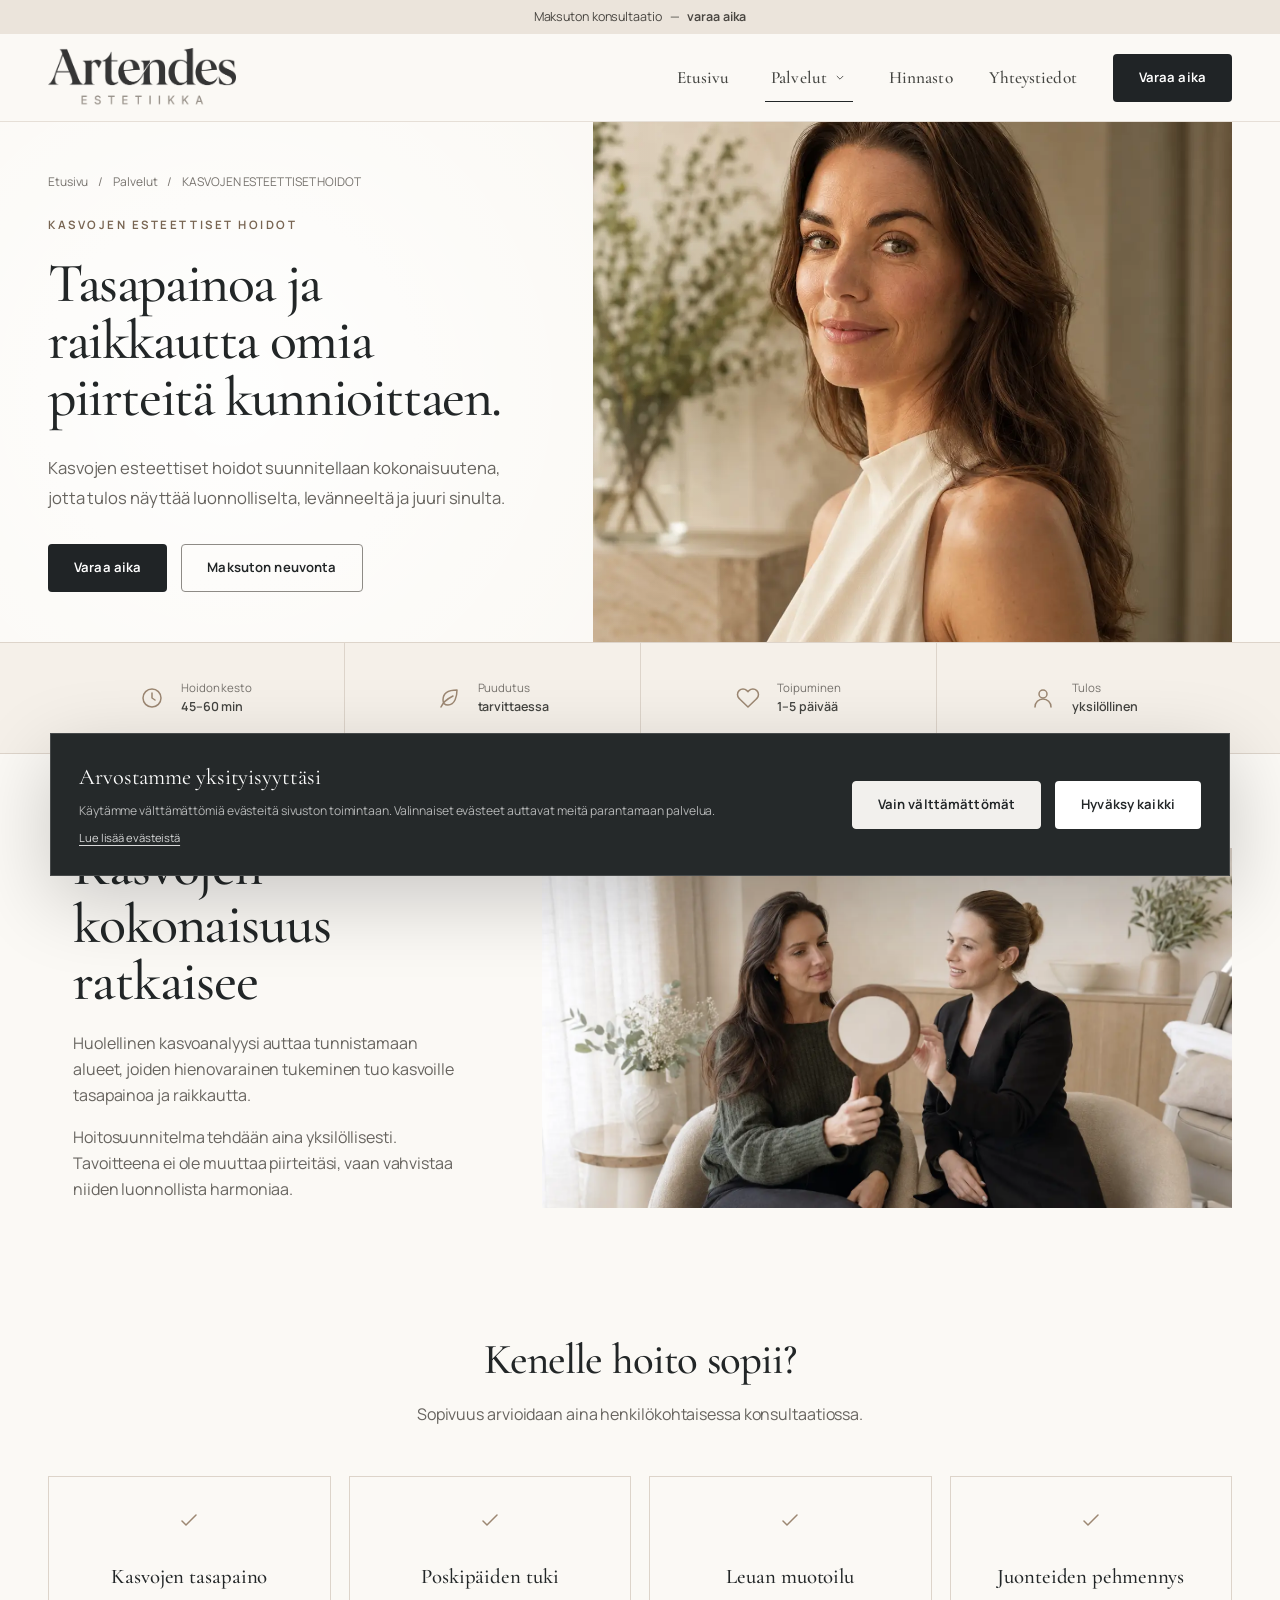
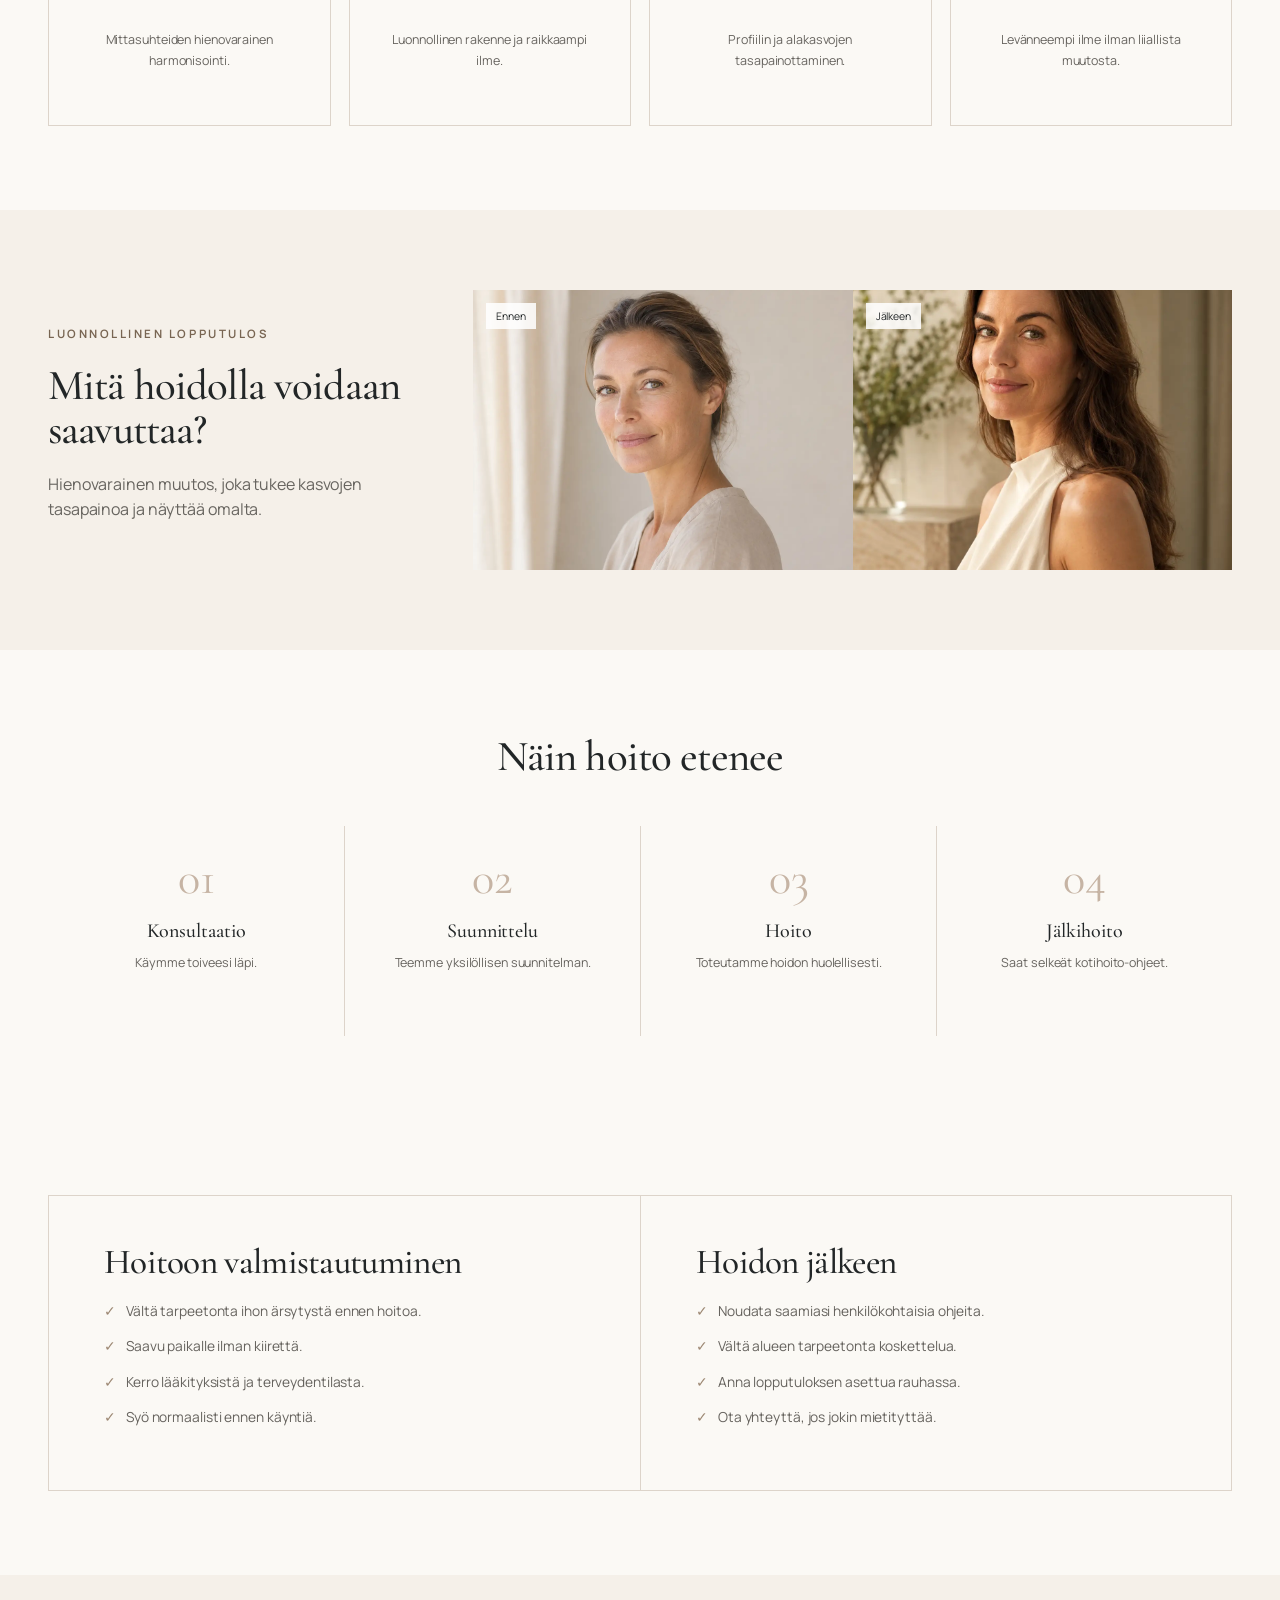
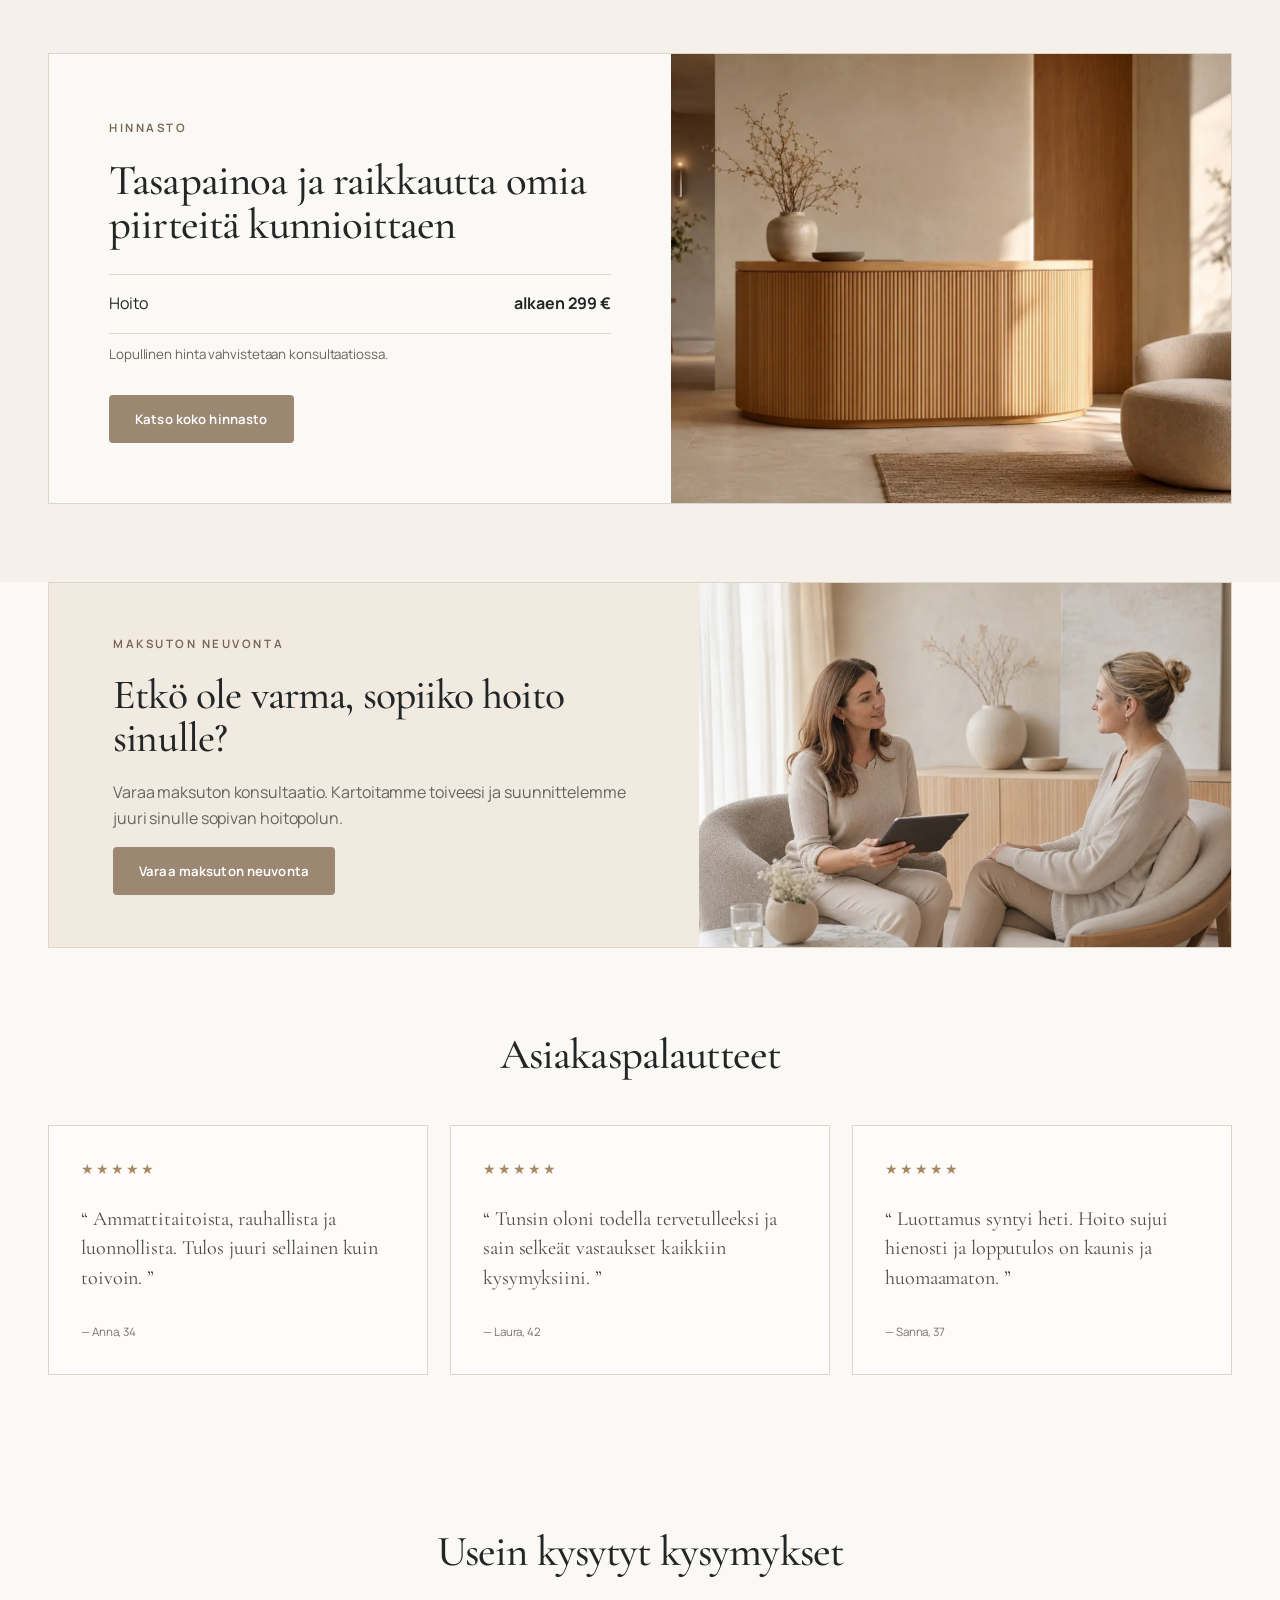
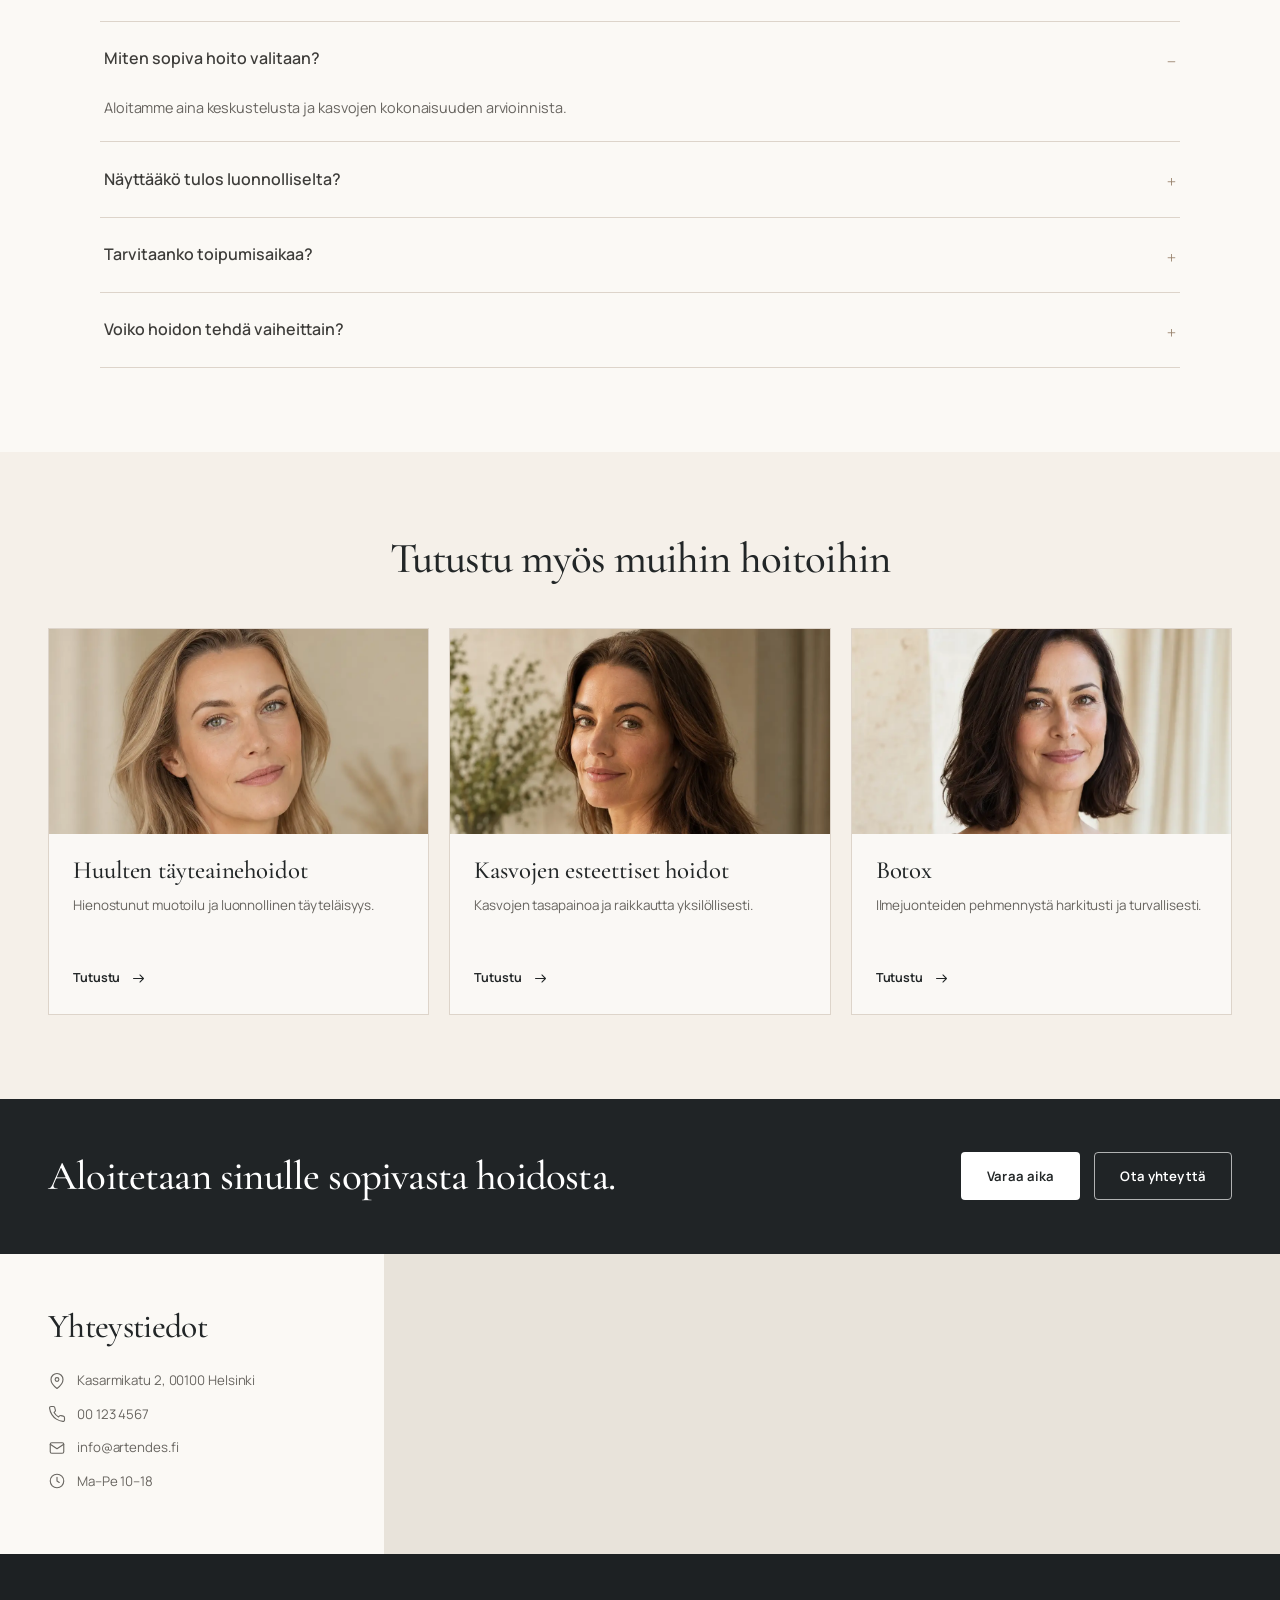
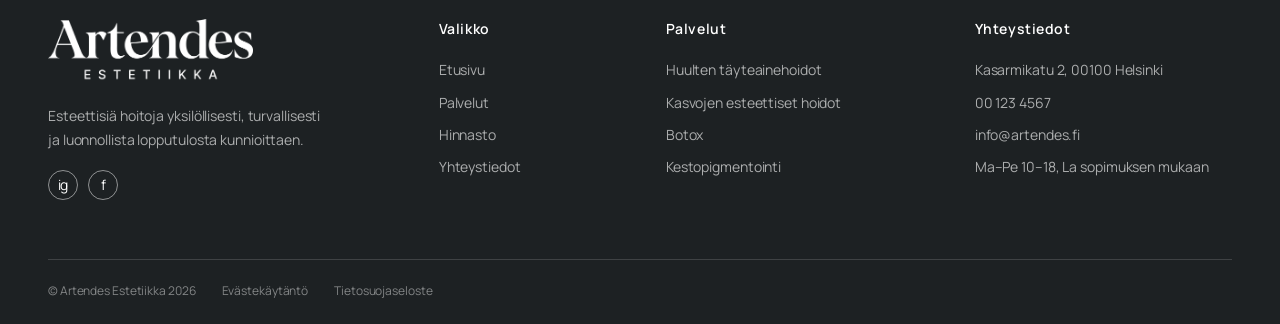
<file: kasvojen-esteettiset-hoidot.html>
<!doctype html>
<html lang="fi">

<head>
    <meta charset="utf-8">
    <meta name="viewport" content="width=device-width, initial-scale=1">
    <title>Kasvojen esteettiset hoidot | Artendes Estetiikka</title>
    <meta name="description" content="Kasvojen esteettiset hoidot omia piirteitä ja luonnollista tasapainoa kunnioittaen.">
    <link rel="icon" href="favicon.svg" type="image/svg+xml">
    <link rel="stylesheet" href="assets/css/style.css">
    <script src="assets/js/main.js" defer></script>
</head>

<body>
    <div class="site">
        <div class="announcement">Maksuton konsultaatio <span>—</span> <a href="maksuton-neuvonta.html">varaa aika</a></div>
        <header class="site-header">
            <div class="shell header-inner">
                <a class="logo " href="index.html" aria-label="Artendes Etusivu"><img src="assets/images/logo-dark.png" alt="Artendes Estetiikka" /></a><button class="menu-toggle" aria-label="Avaa valikko" aria-expanded="false"><svg aria-hidden="true" class="icon" width="24" height="24" viewBox="0 0 24 24" fill="none" stroke="currentColor" stroke-width="1.5" stroke-linecap="round" stroke-linejoin="round"><path d="M4 7h16M4 12h16M4 17h16"></path></svg></button>
                <nav class="main-nav " aria-label="Päävalikko"><a class="" href="index.html">Etusivu</a>
                    <div class="nav-dropdown"><button class="active" aria-expanded="false" type="button">Palvelut<span class="nav-chevron"><svg aria-hidden="true" class="icon" width="14" height="14" viewBox="0 0 24 24" fill="none" stroke="currentColor" stroke-width="1.5" stroke-linecap="round" stroke-linejoin="round"><path d="m7 9 5 5 5-5"></path></svg></span></button>
                        <div class="dropdown-panel "><a href="palvelut.html">Kaikki palvelut</a><a href="huulten-tayteainehoidot.html">Huulten täyteainehoidot</a><a href="kasvojen-esteettiset-hoidot.html">Kasvojen esteettiset hoidot</a><a href="botox.html">Botox</a><a href="kestopigmentointi.html">Kestopigmentointi</a>
                            <a href="maksuton-neuvonta.html">Maksuton neuvonta</a>
                        </div>
                    </div><a class="" href="hinnasto.html">Hinnasto</a><a class="" href="yhteystiedot.html">Yhteystiedot</a><button class="button button--dark" data-booking-open="true" type="button">Varaa aika</button></nav>
            </div>
        </header>
        <main>
            <section class="hero hero--compact">
                <div class="shell hero-grid">
                    <div class="hero-copy reveal">
                        <div class="breadcrumbs"><a href="index.html">Etusivu</a><span>/</span><a href="palvelut.html">Palvelut</a><span>/</span><span>KASVOJEN ESTEETTISET HOIDOT</span></div><span class="eyebrow">KASVOJEN ESTEETTISET HOIDOT</span>
                        <h1>Tasapainoa ja raikkautta omia piirteitä kunnioittaen.</h1>
                        <p>Kasvojen esteettiset hoidot suunnitellaan kokonaisuutena, jotta tulos näyttää luonnolliselta, levänneeltä ja juuri sinulta.</p>
                        <div class="button-row"><button class="button button--dark" data-booking-open="true" type="button">Varaa aika</button><a class="button button--outline" href="maksuton-neuvonta.html">Maksuton neuvonta</a></div>
                    </div>
                    <div class="hero-media reveal"><img src="assets/images/face-editorial-v2.webp" alt="" /></div>
                </div>
            </section>
            <section class="facts">
                <div class="shell facts-grid">
                    <div class="fact"><svg aria-hidden="true" class="icon" width="24" height="24" viewBox="0 0 24 24" fill="none" stroke="currentColor" stroke-width="1.5" stroke-linecap="round" stroke-linejoin="round"><circle cx="12" cy="12" r="9"></circle><path d="M12 7v5l3 2"></path></svg>
                        <div><span>Hoidon kesto</span><strong>45–60 min</strong></div>
                    </div>
                    <div class="fact"><svg aria-hidden="true" class="icon" width="24" height="24" viewBox="0 0 24 24" fill="none" stroke="currentColor" stroke-width="1.5" stroke-linecap="round" stroke-linejoin="round"><path d="M20 4c-8 0-14 3-14 10 0 3 2 5 5 5 7 0 9-9 9-15ZM4 21c2-5 6-8 12-11"></path></svg>
                        <div><span>Puudutus</span><strong>tarvittaessa</strong></div>
                    </div>
                    <div class="fact"><svg aria-hidden="true" class="icon" width="24" height="24" viewBox="0 0 24 24" fill="none" stroke="currentColor" stroke-width="1.5" stroke-linecap="round" stroke-linejoin="round"><path d="M20.8 4.6a5.5 5.5 0 0 0-7.8 0L12 5.7l-1.1-1.1a5.5 5.5 0 0 0-7.8 7.8l1.1 1.1L12 21l7.8-7.5 1.1-1.1a5.5 5.5 0 0 0-.1-7.8Z"></path></svg>
                        <div><span>Toipuminen</span><strong>1–5 päivää</strong></div>
                    </div>
                    <div class="fact"><svg aria-hidden="true" class="icon" width="24" height="24" viewBox="0 0 24 24" fill="none" stroke="currentColor" stroke-width="1.5" stroke-linecap="round" stroke-linejoin="round"><circle cx="12" cy="8" r="4"></circle><path d="M4 21a8 8 0 0 1 16 0"></path></svg>
                        <div><span>Tulos</span><strong>yksilöllinen</strong></div>
                    </div>
                </div>
            </section>
            <section class="section">
                <div class="shell editorial-grid">
                    <div class="reveal">
                        <h2>Kasvojen kokonaisuus ratkaisee</h2>
                        <p>Huolellinen kasvoanalyysi auttaa tunnistamaan alueet, joiden hienovarainen tukeminen tuo kasvoille tasapainoa ja raikkautta.</p>
                        <p>Hoitosuunnitelma tehdään aina yksilöllisesti. Tavoitteena ei ole muuttaa piirteitäsi, vaan vahvistaa niiden luonnollista harmoniaa.</p>
                    </div><img class="reveal" src="assets/images/face-consultation-wide-v3.webp" alt="" /></div>
            </section>
            <section class="section suits">
                <div class="shell">
                    <div class="section-heading section-heading--center reveal">
                        <h2>Kenelle hoito sopii?</h2>
                        <p>Sopivuus arvioidaan aina henkilökohtaisessa konsultaatiossa.</p>
                    </div>
                    <div class="suit-grid">
                        <article class="suit-card reveal"><svg aria-hidden="true" class="icon" width="24" height="24" viewBox="0 0 24 24" fill="none" stroke="currentColor" stroke-width="1.5" stroke-linecap="round" stroke-linejoin="round"><path d="m5 12 4 4L19 6"></path></svg>
                            <h3>Kasvojen tasapaino</h3>
                            <p>Mittasuhteiden hienovarainen harmonisointi.</p>
                        </article>
                        <article class="suit-card reveal"><svg aria-hidden="true" class="icon" width="24" height="24" viewBox="0 0 24 24" fill="none" stroke="currentColor" stroke-width="1.5" stroke-linecap="round" stroke-linejoin="round"><path d="m5 12 4 4L19 6"></path></svg>
                            <h3>Poskipäiden tuki</h3>
                            <p>Luonnollinen rakenne ja raikkaampi ilme.</p>
                        </article>
                        <article class="suit-card reveal"><svg aria-hidden="true" class="icon" width="24" height="24" viewBox="0 0 24 24" fill="none" stroke="currentColor" stroke-width="1.5" stroke-linecap="round" stroke-linejoin="round"><path d="m5 12 4 4L19 6"></path></svg>
                            <h3>Leuan muotoilu</h3>
                            <p>Profiilin ja alakasvojen tasapainottaminen.</p>
                        </article>
                        <article class="suit-card reveal"><svg aria-hidden="true" class="icon" width="24" height="24" viewBox="0 0 24 24" fill="none" stroke="currentColor" stroke-width="1.5" stroke-linecap="round" stroke-linejoin="round"><path d="m5 12 4 4L19 6"></path></svg>
                            <h3>Juonteiden pehmennys</h3>
                            <p>Levänneempi ilme ilman liiallista muutosta.</p>
                        </article>
                    </div>
                </div>
            </section>
            <section class="section result-section">
                <div class="shell result-grid">
                    <div><span class="eyebrow">LUONNOLLINEN LOPPUTULOS</span>
                        <h2>Mitä hoidolla voidaan saavuttaa?</h2>
                        <p>Hienovarainen muutos, joka tukee kasvojen tasapainoa ja näyttää omalta.</p>
                    </div>
                    <div class="result-images">
                        <div><img src="assets/images/face-profile.webp" alt="" /><span>Ennen</span></div>
                        <div><img src="assets/images/face-editorial-v2.webp" alt="" /><span>Jälkeen</span></div>
                    </div>
                </div>
            </section>
            <section class="process section">
                <div class="shell">
                    <div class="section-heading section-heading--center reveal">
                        <h2>Näin hoito etenee</h2>
                    </div>
                    <div class="process-grid">
                        <article class="process-step reveal"><span>0<!-- -->1</span>
                            <h3>Konsultaatio</h3>
                            <p>Käymme toiveesi läpi.</p>
                        </article>
                        <article class="process-step reveal"><span>0<!-- -->2</span>
                            <h3>Suunnittelu</h3>
                            <p>Teemme yksilöllisen suunnitelman.</p>
                        </article>
                        <article class="process-step reveal"><span>0<!-- -->3</span>
                            <h3>Hoito</h3>
                            <p>Toteutamme hoidon huolellisesti.</p>
                        </article>
                        <article class="process-step reveal"><span>0<!-- -->4</span>
                            <h3>Jälkihoito</h3>
                            <p>Saat selkeät kotihoito-ohjeet.</p>
                        </article>
                    </div>
                </div>
            </section>
            <section class="section">
                <div class="shell care-grid">
                    <article>
                        <h2>Hoitoon valmistautuminen</h2>
                        <ul>
                            <li>Vältä tarpeetonta ihon ärsytystä ennen hoitoa.</li>
                            <li>Saavu paikalle ilman kiirettä.</li>
                            <li>Kerro lääkityksistä ja terveydentilasta.</li>
                            <li>Syö normaalisti ennen käyntiä.</li>
                        </ul>
                    </article>
                    <article>
                        <h2>Hoidon jälkeen</h2>
                        <ul>
                            <li>Noudata saamiasi henkilökohtaisia ohjeita.</li>
                            <li>Vältä alueen tarpeetonta koskettelua.</li>
                            <li>Anna lopputuloksen asettua rauhassa.</li>
                            <li>Ota yhteyttä, jos jokin mietityttää.</li>
                        </ul>
                    </article>
                </div>
            </section>
            <section class="service-price">
                <div class="shell service-price-grid">
                    <div><span class="eyebrow">HINNASTO</span>
                        <h2>Tasapainoa ja raikkautta omia piirteitä kunnioittaen</h2>
                        <div class="price-line"><span>Hoito</span><strong>alkaen 299 €</strong></div><small>Lopullinen hinta vahvistetaan konsultaatiossa.</small><a class="button button--taupe" href="hinnasto.html">Katso koko hinnasto</a></div><img src="assets/images/interior.webp"
                        alt="" /></div>
            </section>
            <div class="shell">
                <section class="consultation-banner reveal">
                    <div class="consultation-copy"><span class="eyebrow">MAKSUTON NEUVONTA</span>
                        <h2>Etkö ole varma, sopiiko hoito sinulle?</h2>
                        <p>Varaa maksuton konsultaatio. Kartoitamme toiveesi ja suunnittelemme juuri sinulle sopivan hoitopolun.</p><a class="button button--taupe" href="maksuton-neuvonta.html">Varaa maksuton neuvonta</a></div><img src="assets/images/consultation.webp"
                        alt="" /></section>
            </div>
            <section class="section">
                <div class="shell">
                    <div class="section-heading section-heading--center reveal">
                        <h2>Asiakaspalautteet</h2>
                    </div>
                    <div class="review-grid">
                        <article class="review-card reveal">
                            <div class="stars" aria-label="5 tähteä">★★★★★</div>
                            <blockquote>“
                                <!-- -->Ammattitaitoista, rauhallista ja luonnollista. Tulos juuri sellainen kuin toivoin.
                                <!-- -->”</blockquote><cite>— <!-- -->Anna, 34</cite></article>
                        <article class="review-card reveal">
                            <div class="stars" aria-label="5 tähteä">★★★★★</div>
                            <blockquote>“
                                <!-- -->Tunsin oloni todella tervetulleeksi ja sain selkeät vastaukset kaikkiin kysymyksiini.
                                <!-- -->”</blockquote><cite>— <!-- -->Laura, 42</cite></article>
                        <article class="review-card reveal">
                            <div class="stars" aria-label="5 tähteä">★★★★★</div>
                            <blockquote>“
                                <!-- -->Luottamus syntyi heti. Hoito sujui hienosti ja lopputulos on kaunis ja huomaamaton.
                                <!-- -->”</blockquote><cite>— <!-- -->Sanna, 37</cite></article>
                    </div>
                </div>
            </section>
            <section class="section faq-section">
                <div class="shell shell--narrow">
                    <div class="section-heading section-heading--center reveal">
                        <h2>Usein kysytyt kysymykset</h2>
                    </div>
                    <div class="faq-list">
                        <div class="faq-item is-open"><button type="button" aria-expanded="true"><span>Miten sopiva hoito valitaan?</span><span>−</span></button>
                            <div class="faq-answer">
                                <p>Aloitamme aina keskustelusta ja kasvojen kokonaisuuden arvioinnista.</p>
                            </div>
                        </div>
                        <div class="faq-item "><button type="button" aria-expanded="false"><span>Näyttääkö tulos luonnolliselta?</span><span>+</span></button>
                            <div class="faq-answer">
                                <p>Tavoitteemme on hienovarainen muutos, joka kunnioittaa omia piirteitäsi.</p>
                            </div>
                        </div>
                        <div class="faq-item "><button type="button" aria-expanded="false"><span>Tarvitaanko toipumisaikaa?</span><span>+</span></button>
                            <div class="faq-answer">
                                <p>Useimmiten arkeen voi palata nopeasti. Saat aina yksilölliset jälkihoito-ohjeet.</p>
                            </div>
                        </div>
                        <div class="faq-item "><button type="button" aria-expanded="false"><span>Voiko hoidon tehdä vaiheittain?</span><span>+</span></button>
                            <div class="faq-answer">
                                <p>Kyllä. Maltillinen, vaiheittainen eteneminen on usein paras vaihtoehto.</p>
                            </div>
                        </div>
                    </div>
                </div>
            </section>
            <section class="section related">
                <div class="shell">
                    <div class="section-heading section-heading--center reveal">
                        <h2>Tutustu myös muihin hoitoihin</h2>
                    </div>
                    <div class="service-cards">
                        <a class="service-card reveal" href="huulten-tayteainehoidot.html"><img src="assets/images/lips-editorial-v2.webp" alt="" />
                            <div>
                                <h3>Huulten täyteainehoidot</h3>
                                <p>Hienostunut muotoilu ja luonnollinen täyteläisyys.</p><span class="text-link">Tutustu <svg aria-hidden="true" class="icon" width="17" height="17" viewBox="0 0 24 24" fill="none" stroke="currentColor" stroke-width="1.5" stroke-linecap="round" stroke-linejoin="round"><path d="M5 12h14m-5-5 5 5-5 5"></path></svg></span></div>
                        </a>
                        <a class="service-card reveal" href="kasvojen-esteettiset-hoidot.html"><img src="assets/images/face-editorial-v2.webp" alt="" />
                            <div>
                                <h3>Kasvojen esteettiset hoidot</h3>
                                <p>Kasvojen tasapainoa ja raikkautta yksilöllisesti.</p><span class="text-link">Tutustu <svg aria-hidden="true" class="icon" width="17" height="17" viewBox="0 0 24 24" fill="none" stroke="currentColor" stroke-width="1.5" stroke-linecap="round" stroke-linejoin="round"><path d="M5 12h14m-5-5 5 5-5 5"></path></svg></span></div>
                        </a>
                        <a class="service-card reveal" href="botox.html"><img src="assets/images/botox-editorial-v2.webp" alt="" />
                            <div>
                                <h3>Botox</h3>
                                <p>Ilmejuonteiden pehmennystä harkitusti ja turvallisesti.</p><span class="text-link">Tutustu <svg aria-hidden="true" class="icon" width="17" height="17" viewBox="0 0 24 24" fill="none" stroke="currentColor" stroke-width="1.5" stroke-linecap="round" stroke-linejoin="round"><path d="M5 12h14m-5-5 5 5-5 5"></path></svg></span></div>
                        </a>
                    </div>
                </div>
            </section>
            <section class="final-cta">
                <div class="shell">
                    <h2>Aloitetaan sinulle sopivasta hoidosta.</h2>
                    <div class="button-row"><button class="button button--light" data-booking-open="true" type="button">Varaa aika</button><a class="button button--outline-light" href="yhteystiedot.html">Ota yhteyttä</a></div>
                </div>
            </section>
            <section class="contact-map contact-map--compact">
                <div class="contact-card">
                    <h2>Yhteystiedot</h2>
                    <p><svg aria-hidden="true" class="icon" width="18" height="18" viewBox="0 0 24 24" fill="none" stroke="currentColor" stroke-width="1.5" stroke-linecap="round" stroke-linejoin="round"><path d="M20 10c0 6-8 12-8 12S4 16 4 10a8 8 0 1 1 16 0Z"></path><circle cx="12" cy="10" r="2.5"></circle></svg>                        Kasarmikatu 2, 00100 Helsinki</p><a href="tel:001234567"><svg aria-hidden="true" class="icon" width="18" height="18" viewBox="0 0 24 24" fill="none" stroke="currentColor" stroke-width="1.5" stroke-linecap="round" stroke-linejoin="round"><path d="M22 16.9v3a2 2 0 0 1-2.2 2 19.8 19.8 0 0 1-8.6-3.1 19.5 19.5 0 0 1-6-6A19.8 19.8 0 0 1 2.1 4.2 2 2 0 0 1 4.1 2h3a2 2 0 0 1 2 1.7c.1 1 .4 2 .7 2.8a2 2 0 0 1-.4 2.1L8.1 9.9a16 16 0 0 0 6 6l1.3-1.3a2 2 0 0 1 2.1-.4c.9.3 1.8.6 2.8.7A2 2 0 0 1 22 16.9Z"></path></svg> 00 123 4567</a>
                    <a href="mailto:info@artendes.fi"><svg aria-hidden="true" class="icon" width="18" height="18" viewBox="0 0 24 24" fill="none" stroke="currentColor" stroke-width="1.5" stroke-linecap="round" stroke-linejoin="round"><rect x="3" y="5" width="18" height="14" rx="2"></rect><path d="m3 7 9 6 9-6"></path></svg>                    info@artendes.fi</a>
                    <p><svg aria-hidden="true" class="icon" width="18" height="18" viewBox="0 0 24 24" fill="none" stroke="currentColor" stroke-width="1.5" stroke-linecap="round" stroke-linejoin="round"><circle cx="12" cy="12" r="9"></circle><path d="M12 7v5l3 2"></path></svg>                        Ma–Pe 10–18</p>
                </div>
                <div class="google-map "><iframe title="Artendes Estetiikka – Kasarmikatu 2, Helsinki" src="https://www.google.com/maps?q=Kasarmikatu+2,+00100+Helsinki&amp;output=embed" loading="lazy" allowFullScreen="" referrerPolicy="no-referrer-when-downgrade"></iframe></div>
            </section>
        </main>
        <footer class="footer">
            <div class="shell footer-grid">
                <div>
                    <a class="logo logo--inverse" href="index.html" aria-label="Artendes Etusivu"><img src="assets/images/logo-light.png" alt="Artendes Estetiikka" /></a>
                    <p>Esteettisiä hoitoja yksilöllisesti, turvallisesti ja luonnollista lopputulosta kunnioittaen.</p>
                    <div class="socials" aria-label="Sosiaalinen media"><a href="#" aria-label="Instagram">ig</a><a href="#" aria-label="Facebook">f</a></div>
                </div>
                <div>
                    <h3>Valikko</h3><a href="index.html">Etusivu</a><a href="palvelut.html">Palvelut</a><a href="hinnasto.html">Hinnasto</a><a href="yhteystiedot.html">Yhteystiedot</a></div>
                <div>
                    <h3>Palvelut</h3><a href="huulten-tayteainehoidot.html">Huulten täyteainehoidot</a><a href="kasvojen-esteettiset-hoidot.html">Kasvojen esteettiset hoidot</a><a href="botox.html">Botox</a><a href="kestopigmentointi.html">Kestopigmentointi</a></div>
                <div>
                    <h3>Yhteystiedot</h3>
                    <p>Kasarmikatu 2, 00100 Helsinki</p><a href="tel:001234567">00 123 4567</a><a href="mailto:info@artendes.fi">info@artendes.fi</a>
                    <p>Ma–Pe 10–18, La sopimuksen mukaan</p>
                </div>
            </div>
            <div class="shell footer-bottom"><span>© Artendes Estetiikka 2026</span><a href="evastekaytanto.html">Evästekäytäntö</a><a href="tietosuoja.html">Tietosuojaseloste</a></div>
        </footer>
    </div>

    <div class="modal-backdrop is-hidden" data-booking-modal role="presentation">
        <div class="booking-modal" role="dialog" aria-modal="true" aria-labelledby="booking-title">
            <button class="modal-close" type="button" aria-label="Sulje" data-booking-close>×</button>
            <div data-modal-form>
                <span class="eyebrow">AJANVARAUS</span>
                <h2 id="booking-title">Varaa aika</h2>
                <p>Jätä yhteystietosi ja toivomasi palvelu. Vahvistamme ajan henkilökohtaisesti.</p>
                <form class="contact-form contact-form--compact">
                    <label>
            <span>Nimi</span>
            <input name="name" required autocomplete="name" placeholder="Etunimi Sukunimi">
          </label>
                    <label>
            <span>Puhelinnumero</span>
            <input name="phone" type="tel" autocomplete="tel" placeholder="00 123 4567">
          </label>
                    <label class="span-2">
            <span>Sähköposti</span>
            <input name="email" type="email" required autocomplete="email" placeholder="nimi@esimerkki.fi">
          </label>
                    <label class="span-2">
            <span>Aihe</span>
            <select name="subject" required>
              <option value="" selected disabled>Valitse aihe</option>
              <option>Huulten täyteainehoidot</option>
              <option>Kasvojen esteettiset hoidot</option>
              <option>Botox</option>
              <option>Kestopigmentointi</option>
              <option>Maksuton neuvonta</option>
              <option>Muu kysymys</option>
            </select>
          </label>
                    <label class="checkbox span-2">
            <input type="checkbox" required>
            <span>Hyväksyn tietojeni käsittelyn tietosuojaselosteen mukaisesti.</span>
          </label>
                    <button class="button button--dark span-2" type="submit">Lähetä varauspyyntö</button>
                </form>
            </div>
            <div class="form-success is-hidden" data-modal-success>
                <svg aria-hidden="true" class="icon" width="42" height="42" viewBox="0 0 24 24" fill="none" stroke="currentColor" stroke-width="1.5" stroke-linecap="round" stroke-linejoin="round">
          <path d="m5 12 4 4L19 6"></path>
        </svg>
                <h2>Kiitos yhteydenotostasi</h2>
                <p>Olemme sinuun yhteydessä mahdollisimman pian.</p>
                <button class="button button--dark" type="button" data-booking-close>Sulje</button>
            </div>
        </div>
    </div>
    <aside class="cookie-banner is-hidden" data-cookie-banner aria-label="Evästeasetukset">
        <div>
            <strong>Arvostamme yksityisyyttäsi</strong>
            <p>Käytämme välttämättömiä evästeitä sivuston toimintaan. Valinnaiset evästeet auttavat meitä parantamaan palvelua.</p>
            <a href="evastekaytanto.html">Lue lisää evästeistä</a>
        </div>
        <div class="button-row">
            <button class="button button--outline-light" type="button" data-cookie-choice="necessary">Vain välttämättömät</button>
            <button class="button button--light" type="button" data-cookie-choice="all">Hyväksy kaikki</button>
        </div>
    </aside>
</body>

</html>
</file>
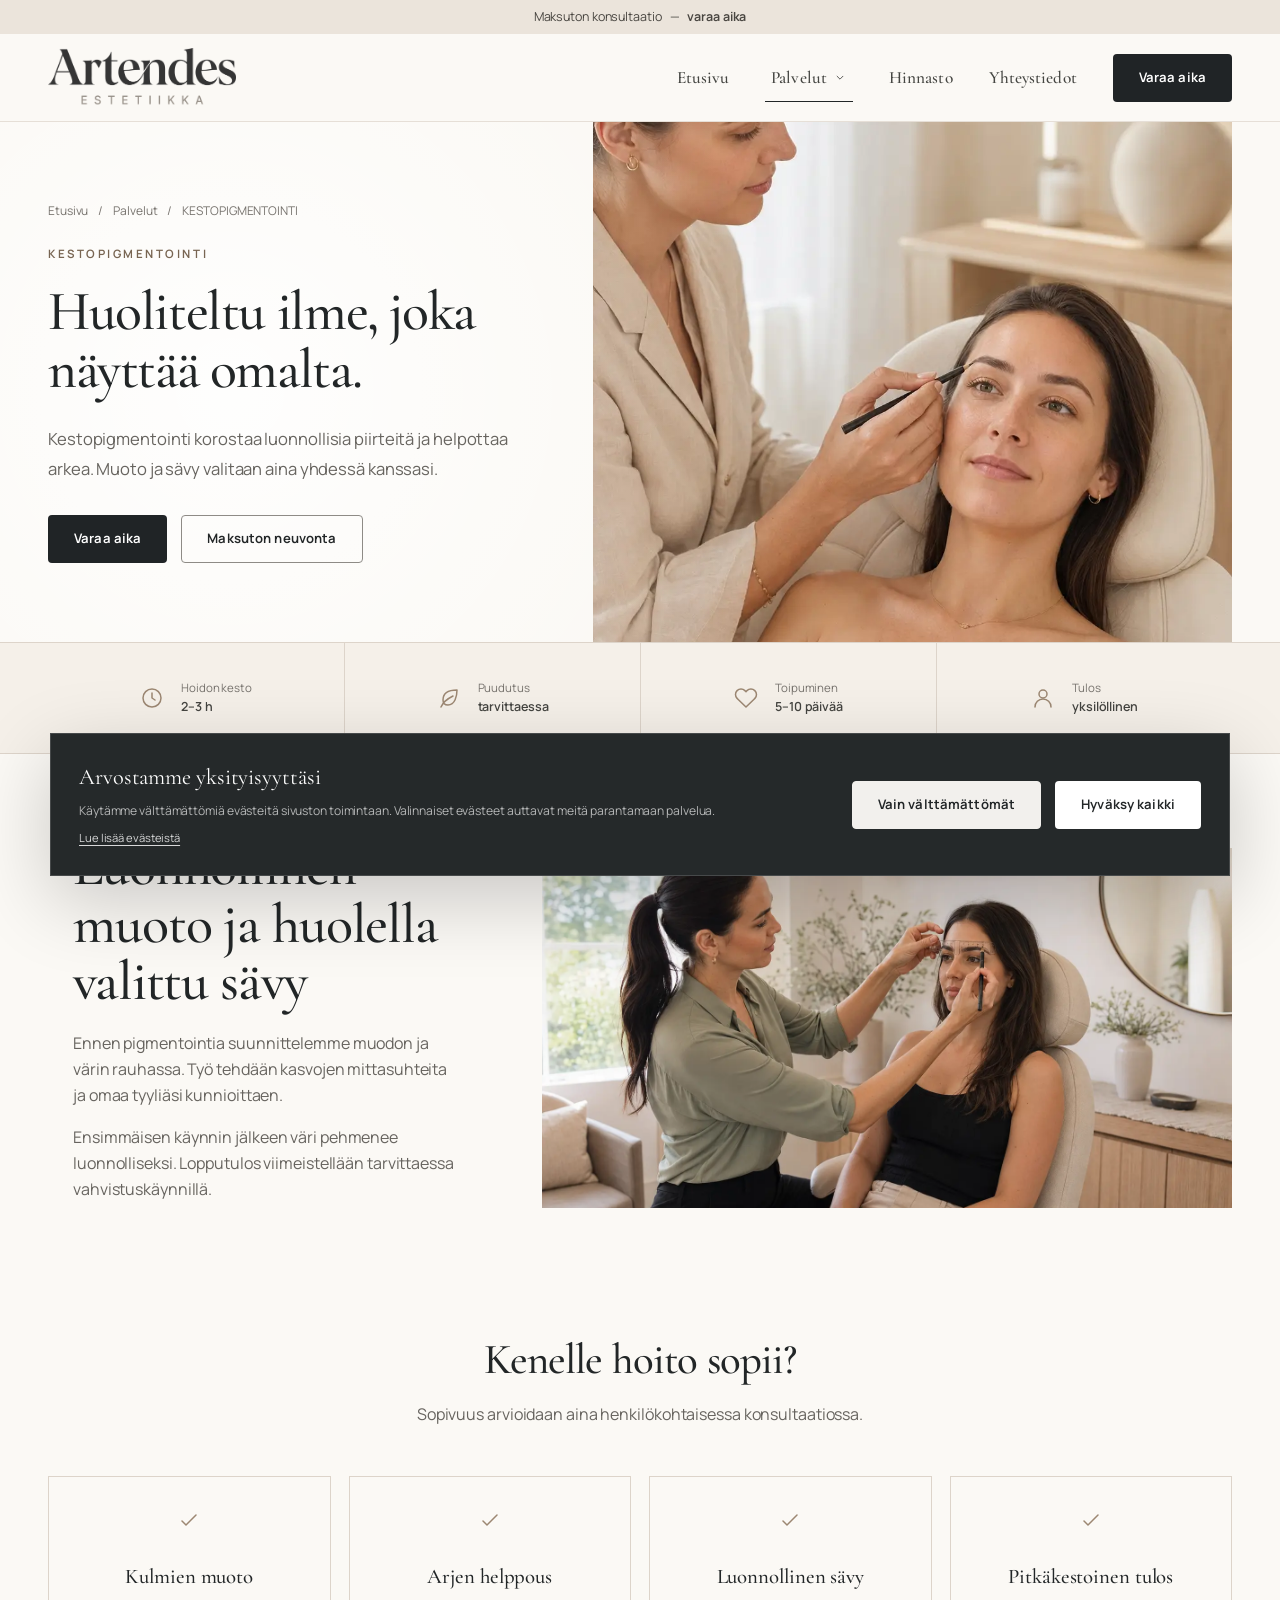
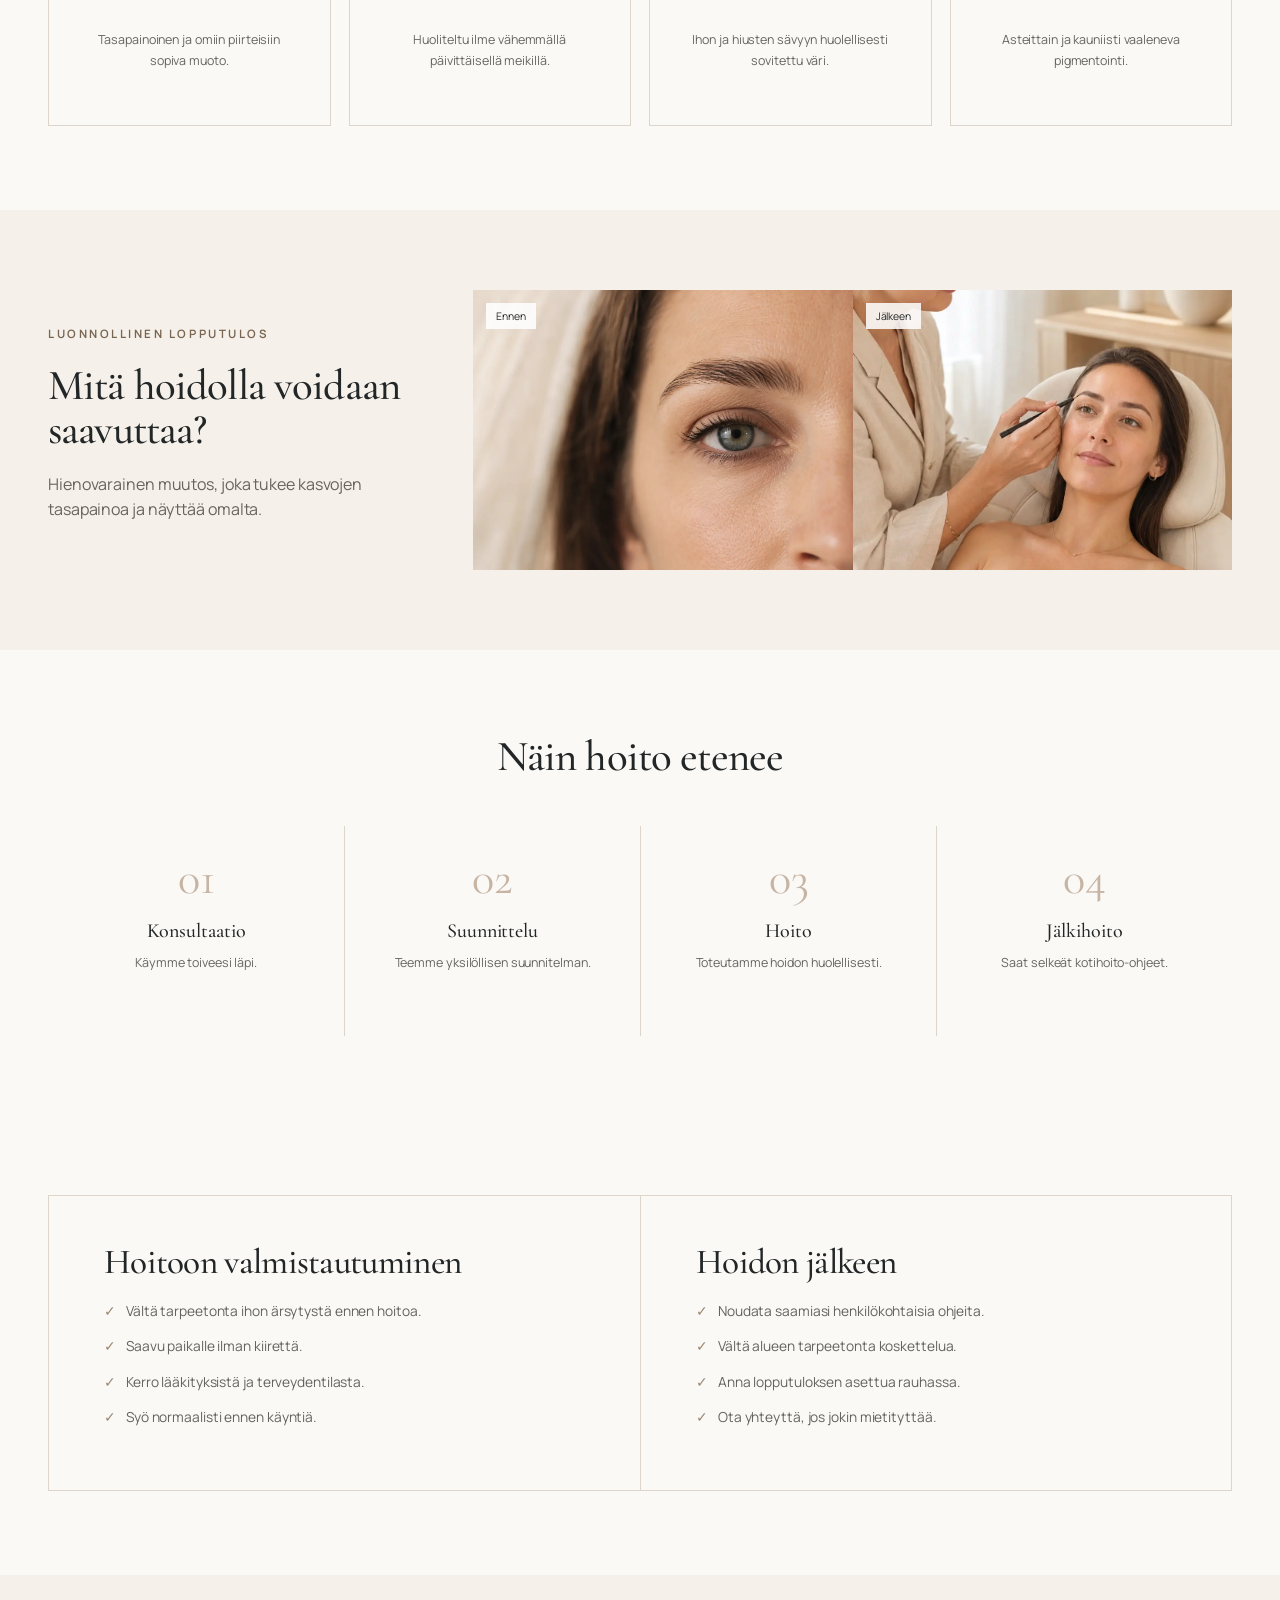
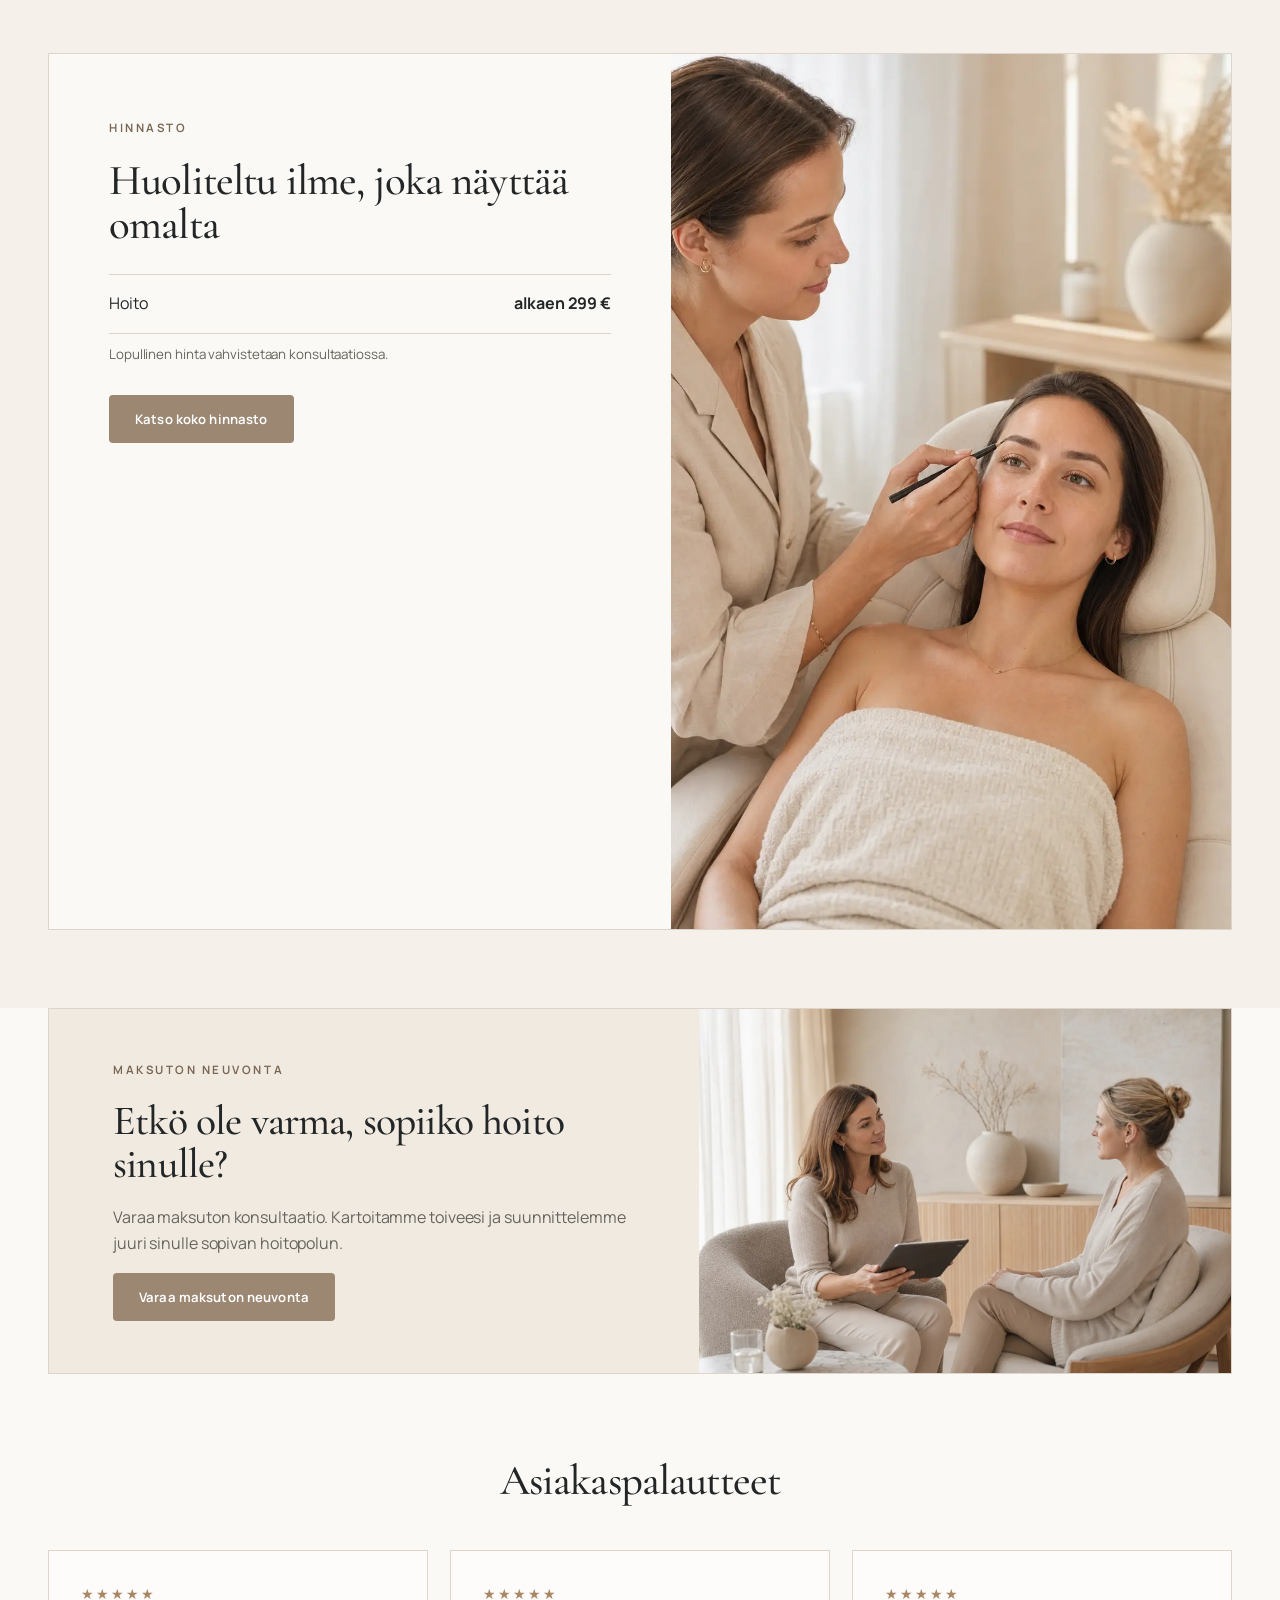
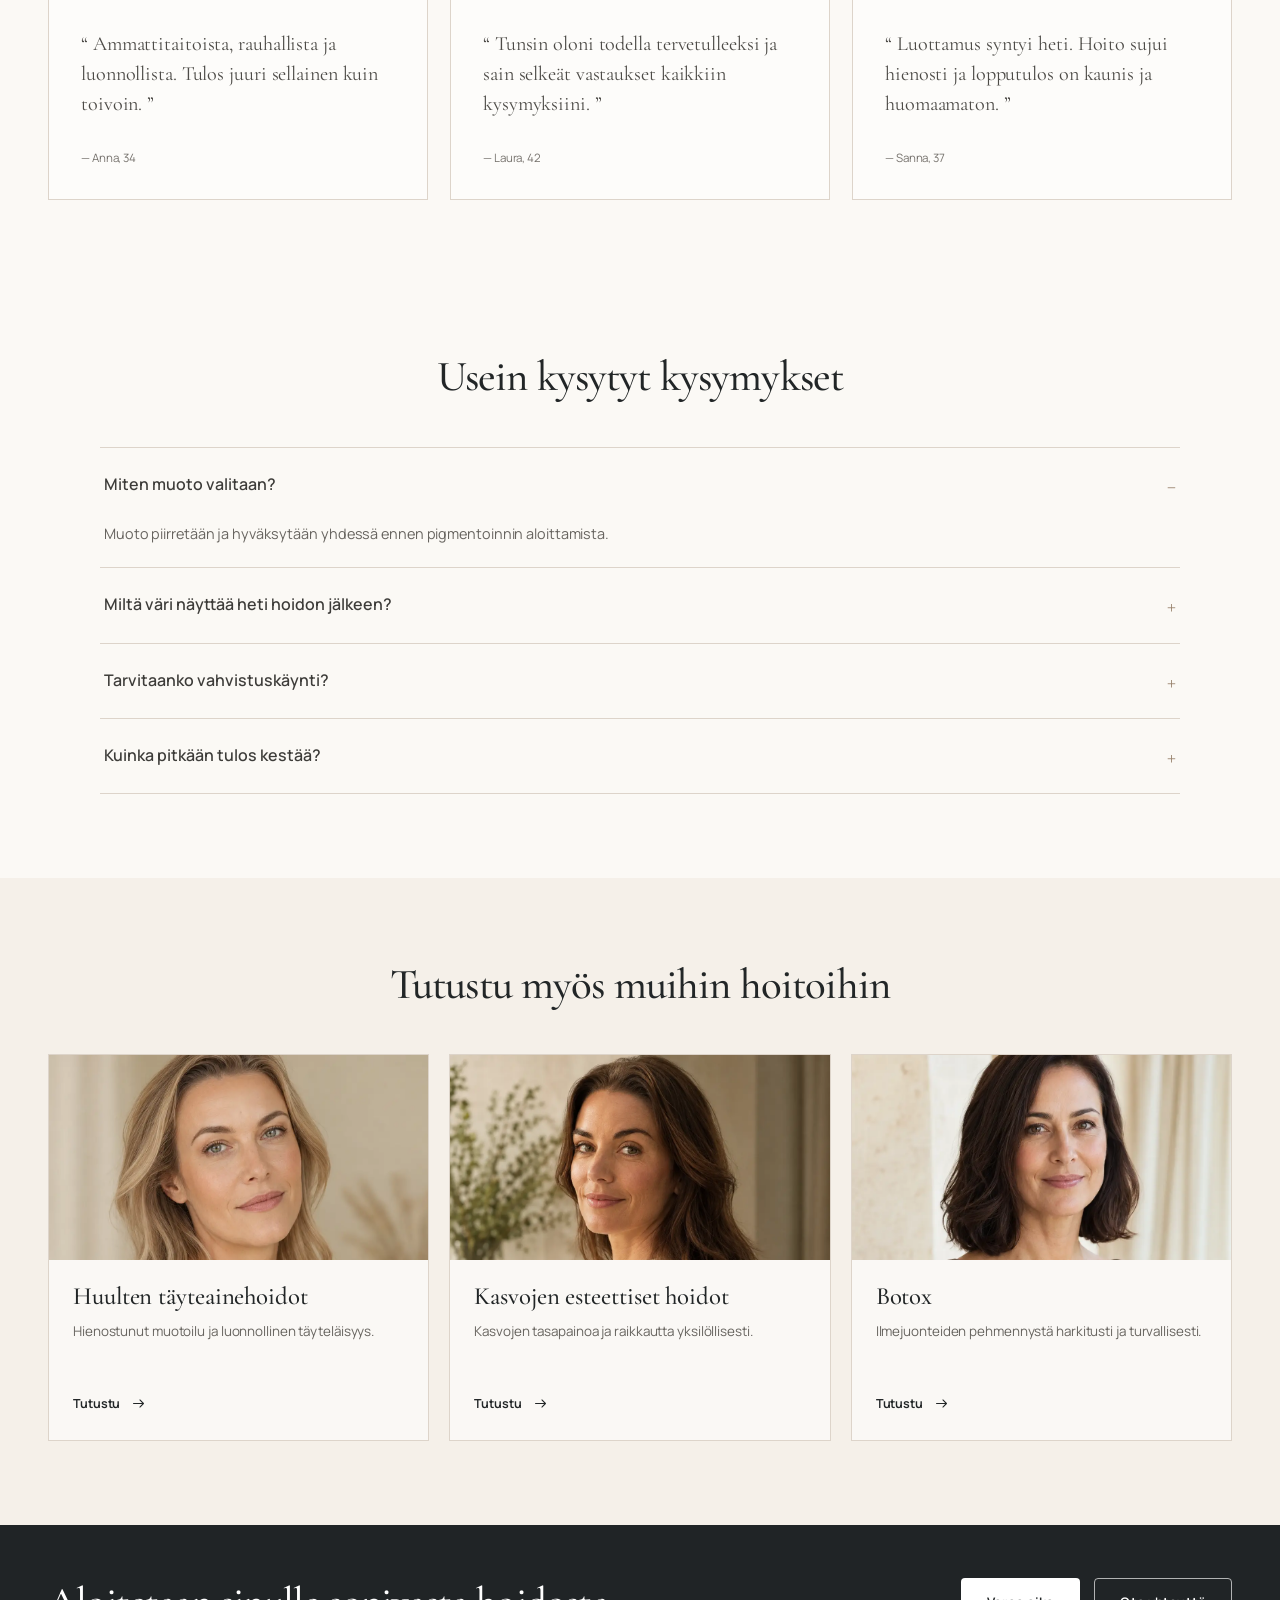
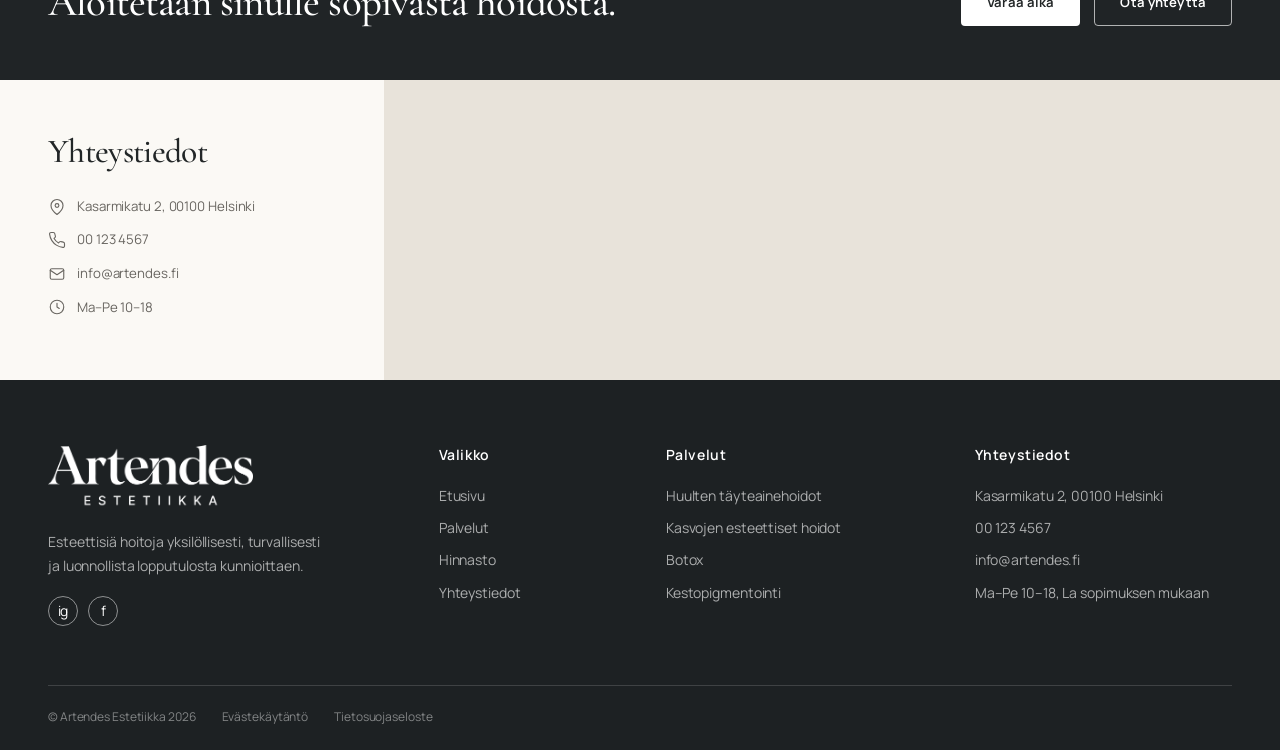
<file: kestopigmentointi.html>
<!doctype html>
<html lang="fi">

<head>
    <meta charset="utf-8">
    <meta name="viewport" content="width=device-width, initial-scale=1">
    <title>Kestopigmentointi | Artendes Estetiikka</title>
    <meta name="description" content="Luonnollinen kestopigmentointi huoliteltuun ja omalta näyttävään lopputulokseen.">
    <link rel="icon" href="favicon.svg" type="image/svg+xml">
    <link rel="stylesheet" href="assets/css/style.css">
    <script src="assets/js/main.js" defer></script>
</head>

<body>
    <div class="site">
        <div class="announcement">Maksuton konsultaatio <span>—</span> <a href="maksuton-neuvonta.html">varaa aika</a></div>
        <header class="site-header">
            <div class="shell header-inner">
                <a class="logo " href="index.html" aria-label="Artendes Etusivu"><img src="assets/images/logo-dark.png" alt="Artendes Estetiikka" /></a><button class="menu-toggle" aria-label="Avaa valikko" aria-expanded="false"><svg aria-hidden="true" class="icon" width="24" height="24" viewBox="0 0 24 24" fill="none" stroke="currentColor" stroke-width="1.5" stroke-linecap="round" stroke-linejoin="round"><path d="M4 7h16M4 12h16M4 17h16"></path></svg></button>
                <nav class="main-nav " aria-label="Päävalikko"><a class="" href="index.html">Etusivu</a>
                    <div class="nav-dropdown"><button class="active" aria-expanded="false" type="button">Palvelut<span class="nav-chevron"><svg aria-hidden="true" class="icon" width="14" height="14" viewBox="0 0 24 24" fill="none" stroke="currentColor" stroke-width="1.5" stroke-linecap="round" stroke-linejoin="round"><path d="m7 9 5 5 5-5"></path></svg></span></button>
                        <div class="dropdown-panel "><a href="palvelut.html">Kaikki palvelut</a><a href="huulten-tayteainehoidot.html">Huulten täyteainehoidot</a><a href="kasvojen-esteettiset-hoidot.html">Kasvojen esteettiset hoidot</a><a href="botox.html">Botox</a><a href="kestopigmentointi.html">Kestopigmentointi</a>
                            <a href="maksuton-neuvonta.html">Maksuton neuvonta</a>
                        </div>
                    </div><a class="" href="hinnasto.html">Hinnasto</a><a class="" href="yhteystiedot.html">Yhteystiedot</a><button class="button button--dark" data-booking-open="true" type="button">Varaa aika</button></nav>
            </div>
        </header>
        <main>
            <section class="hero hero--compact">
                <div class="shell hero-grid">
                    <div class="hero-copy reveal">
                        <div class="breadcrumbs"><a href="index.html">Etusivu</a><span>/</span><a href="palvelut.html">Palvelut</a><span>/</span><span>KESTOPIGMENTOINTI</span></div><span class="eyebrow">KESTOPIGMENTOINTI</span>
                        <h1>Huoliteltu ilme, joka näyttää omalta.</h1>
                        <p>Kestopigmentointi korostaa luonnollisia piirteitä ja helpottaa arkea. Muoto ja sävy valitaan aina yhdessä kanssasi.</p>
                        <div class="button-row"><button class="button button--dark" data-booking-open="true" type="button">Varaa aika</button><a class="button button--outline" href="maksuton-neuvonta.html">Maksuton neuvonta</a></div>
                    </div>
                    <div class="hero-media reveal"><img src="assets/images/pigmentation-editorial-v2.webp" alt="" /></div>
                </div>
            </section>
            <section class="facts">
                <div class="shell facts-grid">
                    <div class="fact"><svg aria-hidden="true" class="icon" width="24" height="24" viewBox="0 0 24 24" fill="none" stroke="currentColor" stroke-width="1.5" stroke-linecap="round" stroke-linejoin="round"><circle cx="12" cy="12" r="9"></circle><path d="M12 7v5l3 2"></path></svg>
                        <div><span>Hoidon kesto</span><strong>2–3 h</strong></div>
                    </div>
                    <div class="fact"><svg aria-hidden="true" class="icon" width="24" height="24" viewBox="0 0 24 24" fill="none" stroke="currentColor" stroke-width="1.5" stroke-linecap="round" stroke-linejoin="round"><path d="M20 4c-8 0-14 3-14 10 0 3 2 5 5 5 7 0 9-9 9-15ZM4 21c2-5 6-8 12-11"></path></svg>
                        <div><span>Puudutus</span><strong>tarvittaessa</strong></div>
                    </div>
                    <div class="fact"><svg aria-hidden="true" class="icon" width="24" height="24" viewBox="0 0 24 24" fill="none" stroke="currentColor" stroke-width="1.5" stroke-linecap="round" stroke-linejoin="round"><path d="M20.8 4.6a5.5 5.5 0 0 0-7.8 0L12 5.7l-1.1-1.1a5.5 5.5 0 0 0-7.8 7.8l1.1 1.1L12 21l7.8-7.5 1.1-1.1a5.5 5.5 0 0 0-.1-7.8Z"></path></svg>
                        <div><span>Toipuminen</span><strong>5–10 päivää</strong></div>
                    </div>
                    <div class="fact"><svg aria-hidden="true" class="icon" width="24" height="24" viewBox="0 0 24 24" fill="none" stroke="currentColor" stroke-width="1.5" stroke-linecap="round" stroke-linejoin="round"><circle cx="12" cy="8" r="4"></circle><path d="M4 21a8 8 0 0 1 16 0"></path></svg>
                        <div><span>Tulos</span><strong>yksilöllinen</strong></div>
                    </div>
                </div>
            </section>
            <section class="section">
                <div class="shell editorial-grid">
                    <div class="reveal">
                        <h2>Luonnollinen muoto ja huolella valittu sävy</h2>
                        <p>Ennen pigmentointia suunnittelemme muodon ja värin rauhassa. Työ tehdään kasvojen mittasuhteita ja omaa tyyliäsi kunnioittaen.</p>
                        <p>Ensimmäisen käynnin jälkeen väri pehmenee luonnolliseksi. Lopputulos viimeistellään tarvittaessa vahvistuskäynnillä.</p>
                    </div><img class="reveal" src="assets/images/pigmentation-design-wide-v3.webp" alt="" /></div>
            </section>
            <section class="section suits">
                <div class="shell">
                    <div class="section-heading section-heading--center reveal">
                        <h2>Kenelle hoito sopii?</h2>
                        <p>Sopivuus arvioidaan aina henkilökohtaisessa konsultaatiossa.</p>
                    </div>
                    <div class="suit-grid">
                        <article class="suit-card reveal"><svg aria-hidden="true" class="icon" width="24" height="24" viewBox="0 0 24 24" fill="none" stroke="currentColor" stroke-width="1.5" stroke-linecap="round" stroke-linejoin="round"><path d="m5 12 4 4L19 6"></path></svg>
                            <h3>Kulmien muoto</h3>
                            <p>Tasapainoinen ja omiin piirteisiin sopiva muoto.</p>
                        </article>
                        <article class="suit-card reveal"><svg aria-hidden="true" class="icon" width="24" height="24" viewBox="0 0 24 24" fill="none" stroke="currentColor" stroke-width="1.5" stroke-linecap="round" stroke-linejoin="round"><path d="m5 12 4 4L19 6"></path></svg>
                            <h3>Arjen helppous</h3>
                            <p>Huoliteltu ilme vähemmällä päivittäisellä meikillä.</p>
                        </article>
                        <article class="suit-card reveal"><svg aria-hidden="true" class="icon" width="24" height="24" viewBox="0 0 24 24" fill="none" stroke="currentColor" stroke-width="1.5" stroke-linecap="round" stroke-linejoin="round"><path d="m5 12 4 4L19 6"></path></svg>
                            <h3>Luonnollinen sävy</h3>
                            <p>Ihon ja hiusten sävyyn huolellisesti sovitettu väri.</p>
                        </article>
                        <article class="suit-card reveal"><svg aria-hidden="true" class="icon" width="24" height="24" viewBox="0 0 24 24" fill="none" stroke="currentColor" stroke-width="1.5" stroke-linecap="round" stroke-linejoin="round"><path d="m5 12 4 4L19 6"></path></svg>
                            <h3>Pitkäkestoinen tulos</h3>
                            <p>Asteittain ja kauniisti vaaleneva pigmentointi.</p>
                        </article>
                    </div>
                </div>
            </section>
            <section class="section result-section">
                <div class="shell result-grid">
                    <div><span class="eyebrow">LUONNOLLINEN LOPPUTULOS</span>
                        <h2>Mitä hoidolla voidaan saavuttaa?</h2>
                        <p>Hienovarainen muutos, joka tukee kasvojen tasapainoa ja näyttää omalta.</p>
                    </div>
                    <div class="result-images">
                        <div><img src="assets/images/eye-closeup.webp" alt="" /><span>Ennen</span></div>
                        <div><img src="assets/images/pigmentation-editorial-v2.webp" alt="" /><span>Jälkeen</span></div>
                    </div>
                </div>
            </section>
            <section class="process section">
                <div class="shell">
                    <div class="section-heading section-heading--center reveal">
                        <h2>Näin hoito etenee</h2>
                    </div>
                    <div class="process-grid">
                        <article class="process-step reveal"><span>0<!-- -->1</span>
                            <h3>Konsultaatio</h3>
                            <p>Käymme toiveesi läpi.</p>
                        </article>
                        <article class="process-step reveal"><span>0<!-- -->2</span>
                            <h3>Suunnittelu</h3>
                            <p>Teemme yksilöllisen suunnitelman.</p>
                        </article>
                        <article class="process-step reveal"><span>0<!-- -->3</span>
                            <h3>Hoito</h3>
                            <p>Toteutamme hoidon huolellisesti.</p>
                        </article>
                        <article class="process-step reveal"><span>0<!-- -->4</span>
                            <h3>Jälkihoito</h3>
                            <p>Saat selkeät kotihoito-ohjeet.</p>
                        </article>
                    </div>
                </div>
            </section>
            <section class="section">
                <div class="shell care-grid">
                    <article>
                        <h2>Hoitoon valmistautuminen</h2>
                        <ul>
                            <li>Vältä tarpeetonta ihon ärsytystä ennen hoitoa.</li>
                            <li>Saavu paikalle ilman kiirettä.</li>
                            <li>Kerro lääkityksistä ja terveydentilasta.</li>
                            <li>Syö normaalisti ennen käyntiä.</li>
                        </ul>
                    </article>
                    <article>
                        <h2>Hoidon jälkeen</h2>
                        <ul>
                            <li>Noudata saamiasi henkilökohtaisia ohjeita.</li>
                            <li>Vältä alueen tarpeetonta koskettelua.</li>
                            <li>Anna lopputuloksen asettua rauhassa.</li>
                            <li>Ota yhteyttä, jos jokin mietityttää.</li>
                        </ul>
                    </article>
                </div>
            </section>
            <section class="service-price">
                <div class="shell service-price-grid">
                    <div><span class="eyebrow">HINNASTO</span>
                        <h2>Huoliteltu ilme, joka näyttää omalta</h2>
                        <div class="price-line"><span>Hoito</span><strong>alkaen 299 €</strong></div><small>Lopullinen hinta vahvistetaan konsultaatiossa.</small><a class="button button--taupe" href="hinnasto.html">Katso koko hinnasto</a></div><img src="assets/images/pigmentation-editorial-v2.webp"
                        alt="" /></div>
            </section>
            <div class="shell">
                <section class="consultation-banner reveal">
                    <div class="consultation-copy"><span class="eyebrow">MAKSUTON NEUVONTA</span>
                        <h2>Etkö ole varma, sopiiko hoito sinulle?</h2>
                        <p>Varaa maksuton konsultaatio. Kartoitamme toiveesi ja suunnittelemme juuri sinulle sopivan hoitopolun.</p><a class="button button--taupe" href="maksuton-neuvonta.html">Varaa maksuton neuvonta</a></div><img src="assets/images/consultation.webp"
                        alt="" /></section>
            </div>
            <section class="section">
                <div class="shell">
                    <div class="section-heading section-heading--center reveal">
                        <h2>Asiakaspalautteet</h2>
                    </div>
                    <div class="review-grid">
                        <article class="review-card reveal">
                            <div class="stars" aria-label="5 tähteä">★★★★★</div>
                            <blockquote>“
                                <!-- -->Ammattitaitoista, rauhallista ja luonnollista. Tulos juuri sellainen kuin toivoin.
                                <!-- -->”</blockquote><cite>— <!-- -->Anna, 34</cite></article>
                        <article class="review-card reveal">
                            <div class="stars" aria-label="5 tähteä">★★★★★</div>
                            <blockquote>“
                                <!-- -->Tunsin oloni todella tervetulleeksi ja sain selkeät vastaukset kaikkiin kysymyksiini.
                                <!-- -->”</blockquote><cite>— <!-- -->Laura, 42</cite></article>
                        <article class="review-card reveal">
                            <div class="stars" aria-label="5 tähteä">★★★★★</div>
                            <blockquote>“
                                <!-- -->Luottamus syntyi heti. Hoito sujui hienosti ja lopputulos on kaunis ja huomaamaton.
                                <!-- -->”</blockquote><cite>— <!-- -->Sanna, 37</cite></article>
                    </div>
                </div>
            </section>
            <section class="section faq-section">
                <div class="shell shell--narrow">
                    <div class="section-heading section-heading--center reveal">
                        <h2>Usein kysytyt kysymykset</h2>
                    </div>
                    <div class="faq-list">
                        <div class="faq-item is-open"><button type="button" aria-expanded="true"><span>Miten muoto valitaan?</span><span>−</span></button>
                            <div class="faq-answer">
                                <p>Muoto piirretään ja hyväksytään yhdessä ennen pigmentoinnin aloittamista.</p>
                            </div>
                        </div>
                        <div class="faq-item "><button type="button" aria-expanded="false"><span>Miltä väri näyttää heti hoidon jälkeen?</span><span>+</span></button>
                            <div class="faq-answer">
                                <p>Väri on aluksi voimakkaampi ja pehmenee paranemisen aikana.</p>
                            </div>
                        </div>
                        <div class="faq-item "><button type="button" aria-expanded="false"><span>Tarvitaanko vahvistuskäynti?</span><span>+</span></button>
                            <div class="faq-answer">
                                <p>Vahvistuskäynnin tarve arvioidaan yksilöllisesti.</p>
                            </div>
                        </div>
                        <div class="faq-item "><button type="button" aria-expanded="false"><span>Kuinka pitkään tulos kestää?</span><span>+</span></button>
                            <div class="faq-answer">
                                <p>Kesto riippuu ihosta, sävystä ja elämäntavoista. Pigmentti vaalenee asteittain.</p>
                            </div>
                        </div>
                    </div>
                </div>
            </section>
            <section class="section related">
                <div class="shell">
                    <div class="section-heading section-heading--center reveal">
                        <h2>Tutustu myös muihin hoitoihin</h2>
                    </div>
                    <div class="service-cards">
                        <a class="service-card reveal" href="huulten-tayteainehoidot.html"><img src="assets/images/lips-editorial-v2.webp" alt="" />
                            <div>
                                <h3>Huulten täyteainehoidot</h3>
                                <p>Hienostunut muotoilu ja luonnollinen täyteläisyys.</p><span class="text-link">Tutustu <svg aria-hidden="true" class="icon" width="17" height="17" viewBox="0 0 24 24" fill="none" stroke="currentColor" stroke-width="1.5" stroke-linecap="round" stroke-linejoin="round"><path d="M5 12h14m-5-5 5 5-5 5"></path></svg></span></div>
                        </a>
                        <a class="service-card reveal" href="kasvojen-esteettiset-hoidot.html"><img src="assets/images/face-editorial-v2.webp" alt="" />
                            <div>
                                <h3>Kasvojen esteettiset hoidot</h3>
                                <p>Kasvojen tasapainoa ja raikkautta yksilöllisesti.</p><span class="text-link">Tutustu <svg aria-hidden="true" class="icon" width="17" height="17" viewBox="0 0 24 24" fill="none" stroke="currentColor" stroke-width="1.5" stroke-linecap="round" stroke-linejoin="round"><path d="M5 12h14m-5-5 5 5-5 5"></path></svg></span></div>
                        </a>
                        <a class="service-card reveal" href="botox.html"><img src="assets/images/botox-editorial-v2.webp" alt="" />
                            <div>
                                <h3>Botox</h3>
                                <p>Ilmejuonteiden pehmennystä harkitusti ja turvallisesti.</p><span class="text-link">Tutustu <svg aria-hidden="true" class="icon" width="17" height="17" viewBox="0 0 24 24" fill="none" stroke="currentColor" stroke-width="1.5" stroke-linecap="round" stroke-linejoin="round"><path d="M5 12h14m-5-5 5 5-5 5"></path></svg></span></div>
                        </a>
                    </div>
                </div>
            </section>
            <section class="final-cta">
                <div class="shell">
                    <h2>Aloitetaan sinulle sopivasta hoidosta.</h2>
                    <div class="button-row"><button class="button button--light" data-booking-open="true" type="button">Varaa aika</button><a class="button button--outline-light" href="yhteystiedot.html">Ota yhteyttä</a></div>
                </div>
            </section>
            <section class="contact-map contact-map--compact">
                <div class="contact-card">
                    <h2>Yhteystiedot</h2>
                    <p><svg aria-hidden="true" class="icon" width="18" height="18" viewBox="0 0 24 24" fill="none" stroke="currentColor" stroke-width="1.5" stroke-linecap="round" stroke-linejoin="round"><path d="M20 10c0 6-8 12-8 12S4 16 4 10a8 8 0 1 1 16 0Z"></path><circle cx="12" cy="10" r="2.5"></circle></svg>                        Kasarmikatu 2, 00100 Helsinki</p><a href="tel:001234567"><svg aria-hidden="true" class="icon" width="18" height="18" viewBox="0 0 24 24" fill="none" stroke="currentColor" stroke-width="1.5" stroke-linecap="round" stroke-linejoin="round"><path d="M22 16.9v3a2 2 0 0 1-2.2 2 19.8 19.8 0 0 1-8.6-3.1 19.5 19.5 0 0 1-6-6A19.8 19.8 0 0 1 2.1 4.2 2 2 0 0 1 4.1 2h3a2 2 0 0 1 2 1.7c.1 1 .4 2 .7 2.8a2 2 0 0 1-.4 2.1L8.1 9.9a16 16 0 0 0 6 6l1.3-1.3a2 2 0 0 1 2.1-.4c.9.3 1.8.6 2.8.7A2 2 0 0 1 22 16.9Z"></path></svg> 00 123 4567</a>
                    <a href="mailto:info@artendes.fi"><svg aria-hidden="true" class="icon" width="18" height="18" viewBox="0 0 24 24" fill="none" stroke="currentColor" stroke-width="1.5" stroke-linecap="round" stroke-linejoin="round"><rect x="3" y="5" width="18" height="14" rx="2"></rect><path d="m3 7 9 6 9-6"></path></svg>                    info@artendes.fi</a>
                    <p><svg aria-hidden="true" class="icon" width="18" height="18" viewBox="0 0 24 24" fill="none" stroke="currentColor" stroke-width="1.5" stroke-linecap="round" stroke-linejoin="round"><circle cx="12" cy="12" r="9"></circle><path d="M12 7v5l3 2"></path></svg>                        Ma–Pe 10–18</p>
                </div>
                <div class="google-map "><iframe title="Artendes Estetiikka – Kasarmikatu 2, Helsinki" src="https://www.google.com/maps?q=Kasarmikatu+2,+00100+Helsinki&amp;output=embed" loading="lazy" allowFullScreen="" referrerPolicy="no-referrer-when-downgrade"></iframe></div>
            </section>
        </main>
        <footer class="footer">
            <div class="shell footer-grid">
                <div>
                    <a class="logo logo--inverse" href="index.html" aria-label="Artendes Etusivu"><img src="assets/images/logo-light.png" alt="Artendes Estetiikka" /></a>
                    <p>Esteettisiä hoitoja yksilöllisesti, turvallisesti ja luonnollista lopputulosta kunnioittaen.</p>
                    <div class="socials" aria-label="Sosiaalinen media"><a href="#" aria-label="Instagram">ig</a><a href="#" aria-label="Facebook">f</a></div>
                </div>
                <div>
                    <h3>Valikko</h3><a href="index.html">Etusivu</a><a href="palvelut.html">Palvelut</a><a href="hinnasto.html">Hinnasto</a><a href="yhteystiedot.html">Yhteystiedot</a></div>
                <div>
                    <h3>Palvelut</h3><a href="huulten-tayteainehoidot.html">Huulten täyteainehoidot</a><a href="kasvojen-esteettiset-hoidot.html">Kasvojen esteettiset hoidot</a><a href="botox.html">Botox</a><a href="kestopigmentointi.html">Kestopigmentointi</a></div>
                <div>
                    <h3>Yhteystiedot</h3>
                    <p>Kasarmikatu 2, 00100 Helsinki</p><a href="tel:001234567">00 123 4567</a><a href="mailto:info@artendes.fi">info@artendes.fi</a>
                    <p>Ma–Pe 10–18, La sopimuksen mukaan</p>
                </div>
            </div>
            <div class="shell footer-bottom"><span>© Artendes Estetiikka 2026</span><a href="evastekaytanto.html">Evästekäytäntö</a><a href="tietosuoja.html">Tietosuojaseloste</a></div>
        </footer>
    </div>

    <div class="modal-backdrop is-hidden" data-booking-modal role="presentation">
        <div class="booking-modal" role="dialog" aria-modal="true" aria-labelledby="booking-title">
            <button class="modal-close" type="button" aria-label="Sulje" data-booking-close>×</button>
            <div data-modal-form>
                <span class="eyebrow">AJANVARAUS</span>
                <h2 id="booking-title">Varaa aika</h2>
                <p>Jätä yhteystietosi ja toivomasi palvelu. Vahvistamme ajan henkilökohtaisesti.</p>
                <form class="contact-form contact-form--compact">
                    <label>
            <span>Nimi</span>
            <input name="name" required autocomplete="name" placeholder="Etunimi Sukunimi">
          </label>
                    <label>
            <span>Puhelinnumero</span>
            <input name="phone" type="tel" autocomplete="tel" placeholder="00 123 4567">
          </label>
                    <label class="span-2">
            <span>Sähköposti</span>
            <input name="email" type="email" required autocomplete="email" placeholder="nimi@esimerkki.fi">
          </label>
                    <label class="span-2">
            <span>Aihe</span>
            <select name="subject" required>
              <option value="" selected disabled>Valitse aihe</option>
              <option>Huulten täyteainehoidot</option>
              <option>Kasvojen esteettiset hoidot</option>
              <option>Botox</option>
              <option>Kestopigmentointi</option>
              <option>Maksuton neuvonta</option>
              <option>Muu kysymys</option>
            </select>
          </label>
                    <label class="checkbox span-2">
            <input type="checkbox" required>
            <span>Hyväksyn tietojeni käsittelyn tietosuojaselosteen mukaisesti.</span>
          </label>
                    <button class="button button--dark span-2" type="submit">Lähetä varauspyyntö</button>
                </form>
            </div>
            <div class="form-success is-hidden" data-modal-success>
                <svg aria-hidden="true" class="icon" width="42" height="42" viewBox="0 0 24 24" fill="none" stroke="currentColor" stroke-width="1.5" stroke-linecap="round" stroke-linejoin="round">
          <path d="m5 12 4 4L19 6"></path>
        </svg>
                <h2>Kiitos yhteydenotostasi</h2>
                <p>Olemme sinuun yhteydessä mahdollisimman pian.</p>
                <button class="button button--dark" type="button" data-booking-close>Sulje</button>
            </div>
        </div>
    </div>
    <aside class="cookie-banner is-hidden" data-cookie-banner aria-label="Evästeasetukset">
        <div>
            <strong>Arvostamme yksityisyyttäsi</strong>
            <p>Käytämme välttämättömiä evästeitä sivuston toimintaan. Valinnaiset evästeet auttavat meitä parantamaan palvelua.</p>
            <a href="evastekaytanto.html">Lue lisää evästeistä</a>
        </div>
        <div class="button-row">
            <button class="button button--outline-light" type="button" data-cookie-choice="necessary">Vain välttämättömät</button>
            <button class="button button--light" type="button" data-cookie-choice="all">Hyväksy kaikki</button>
        </div>
    </aside>
</body>

</html>
</file>
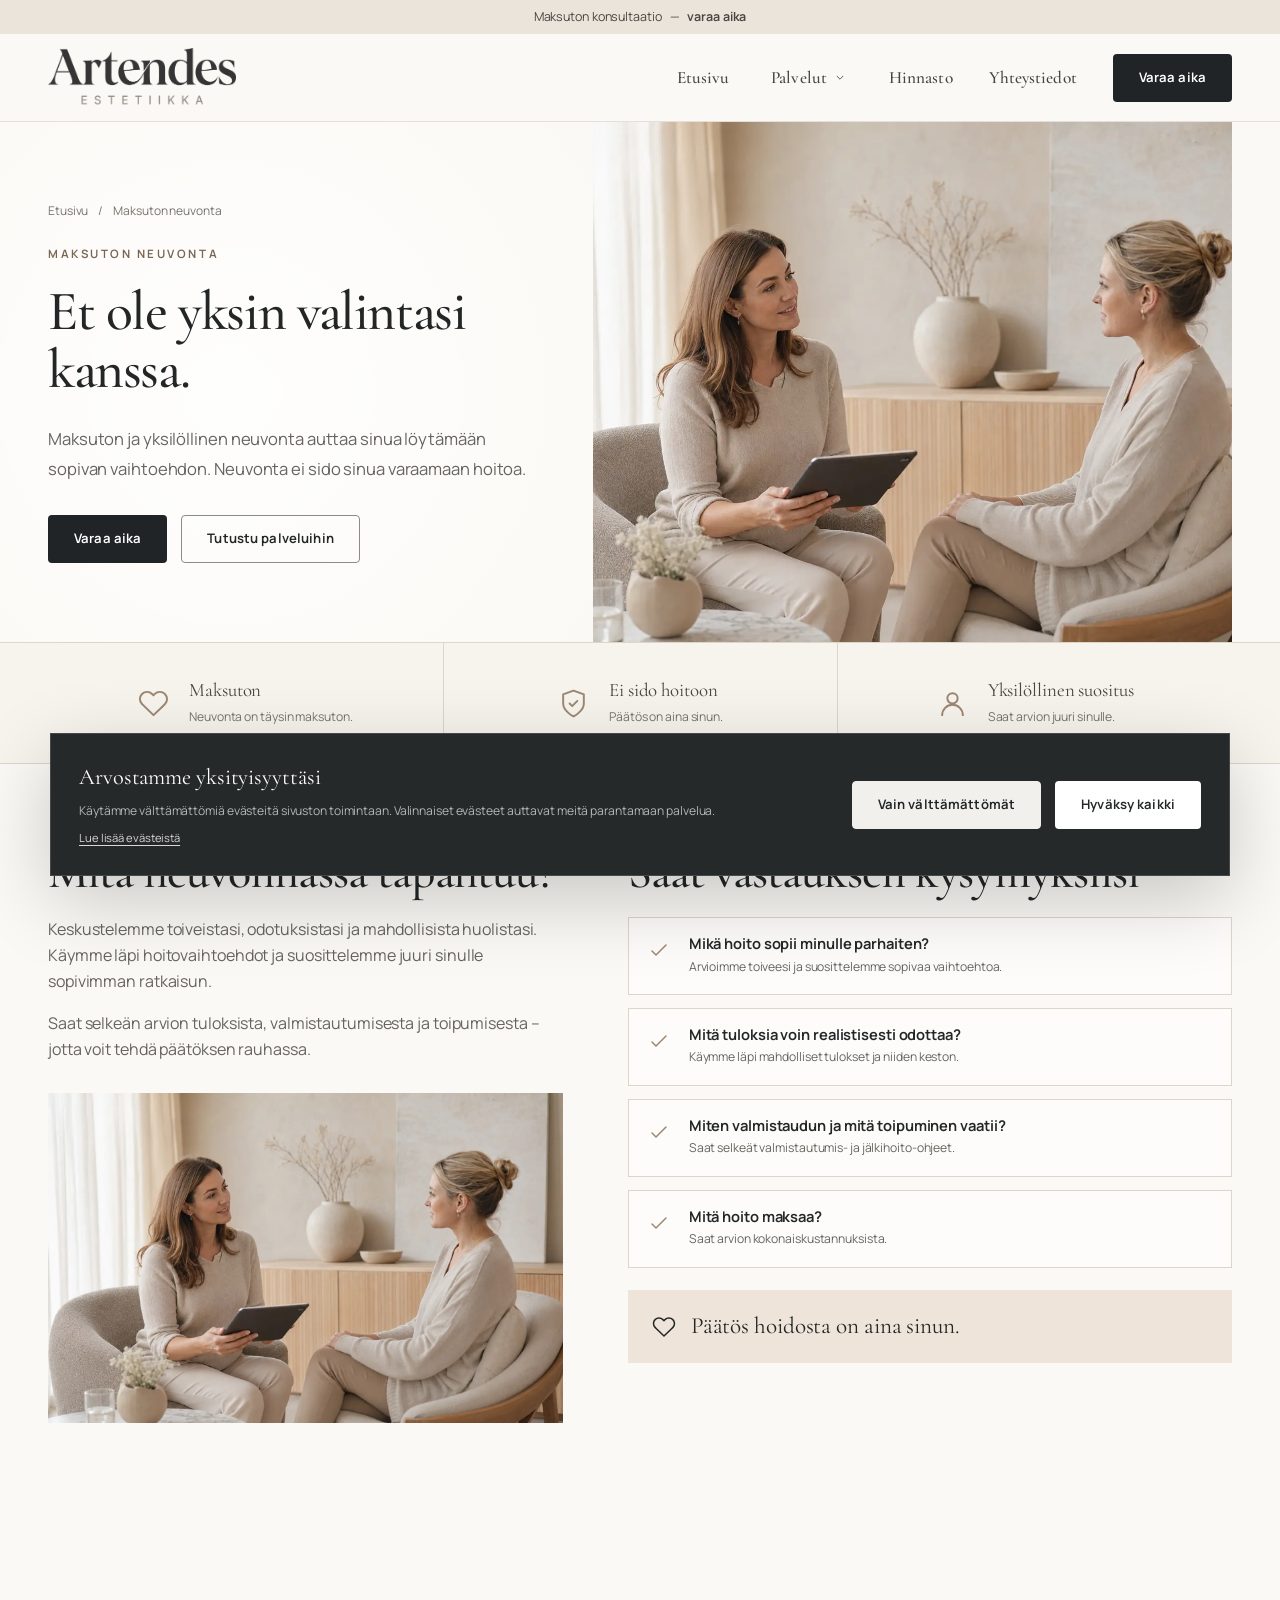
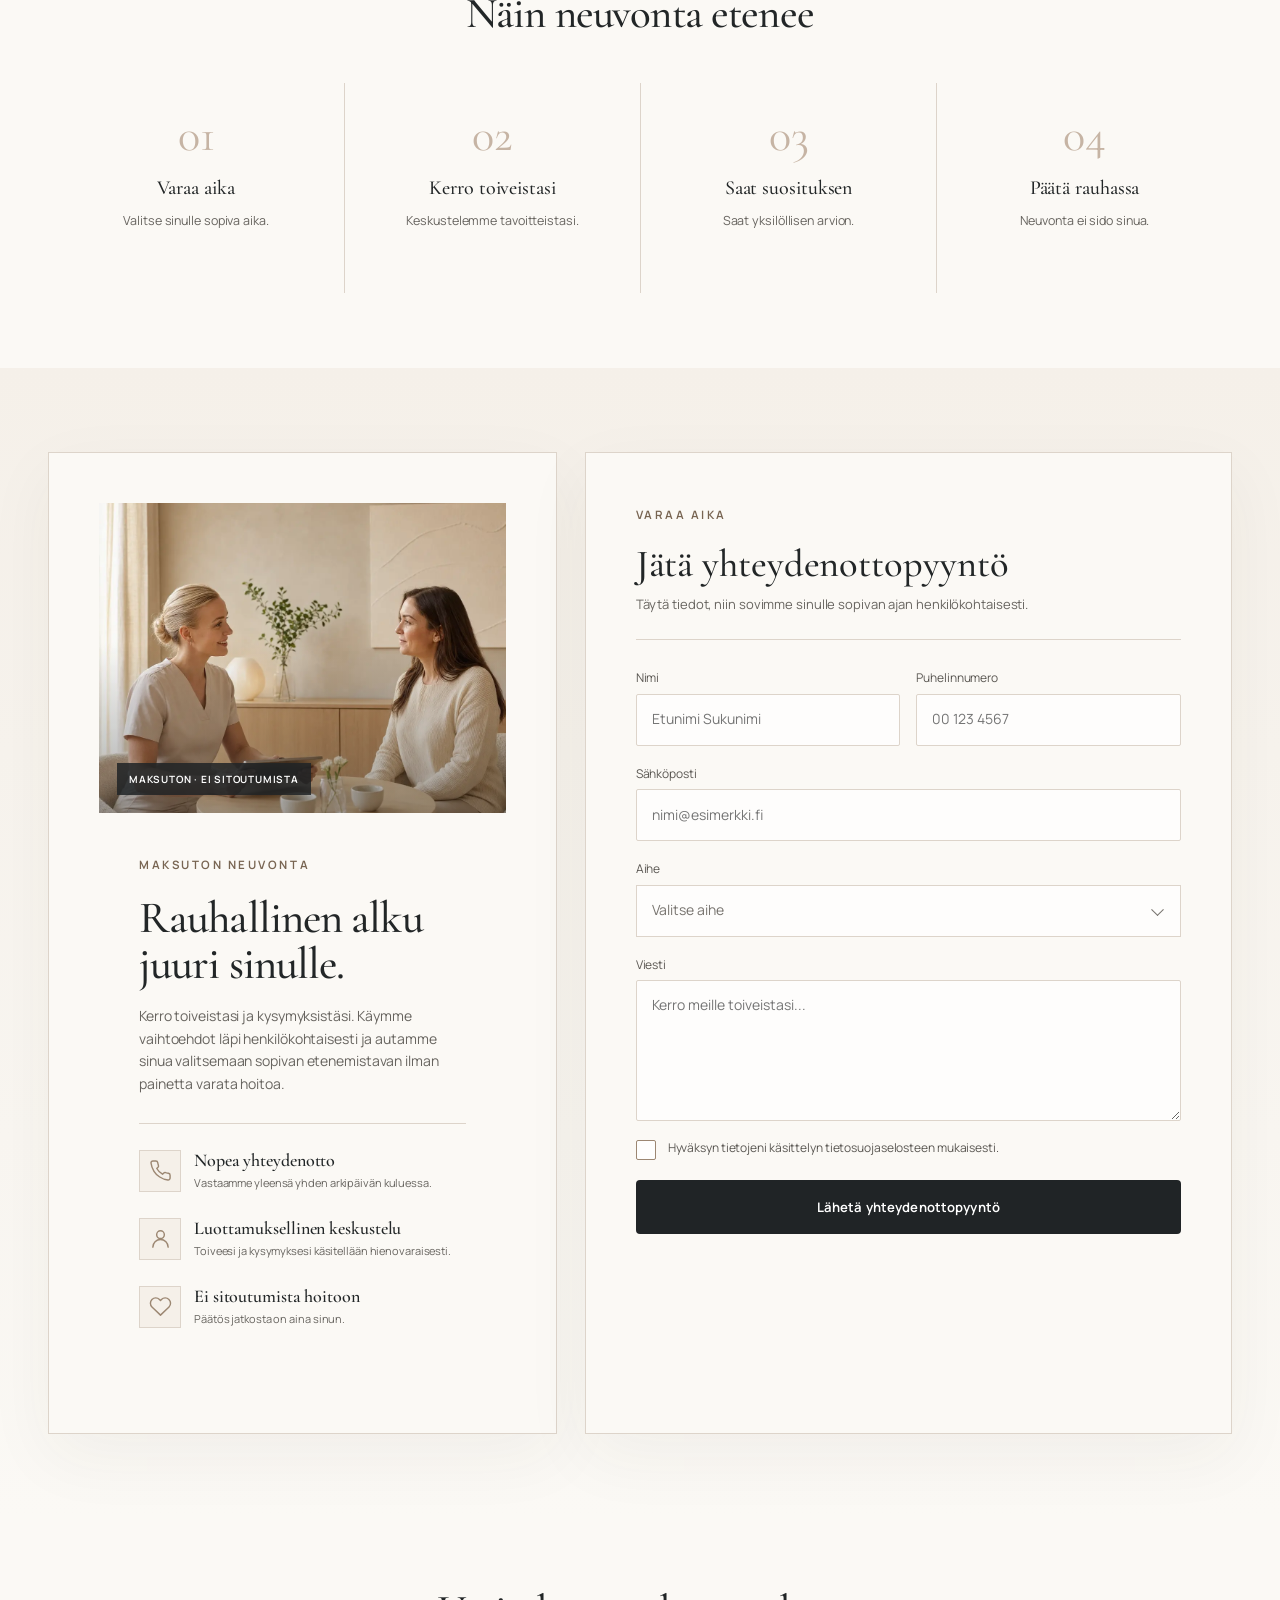
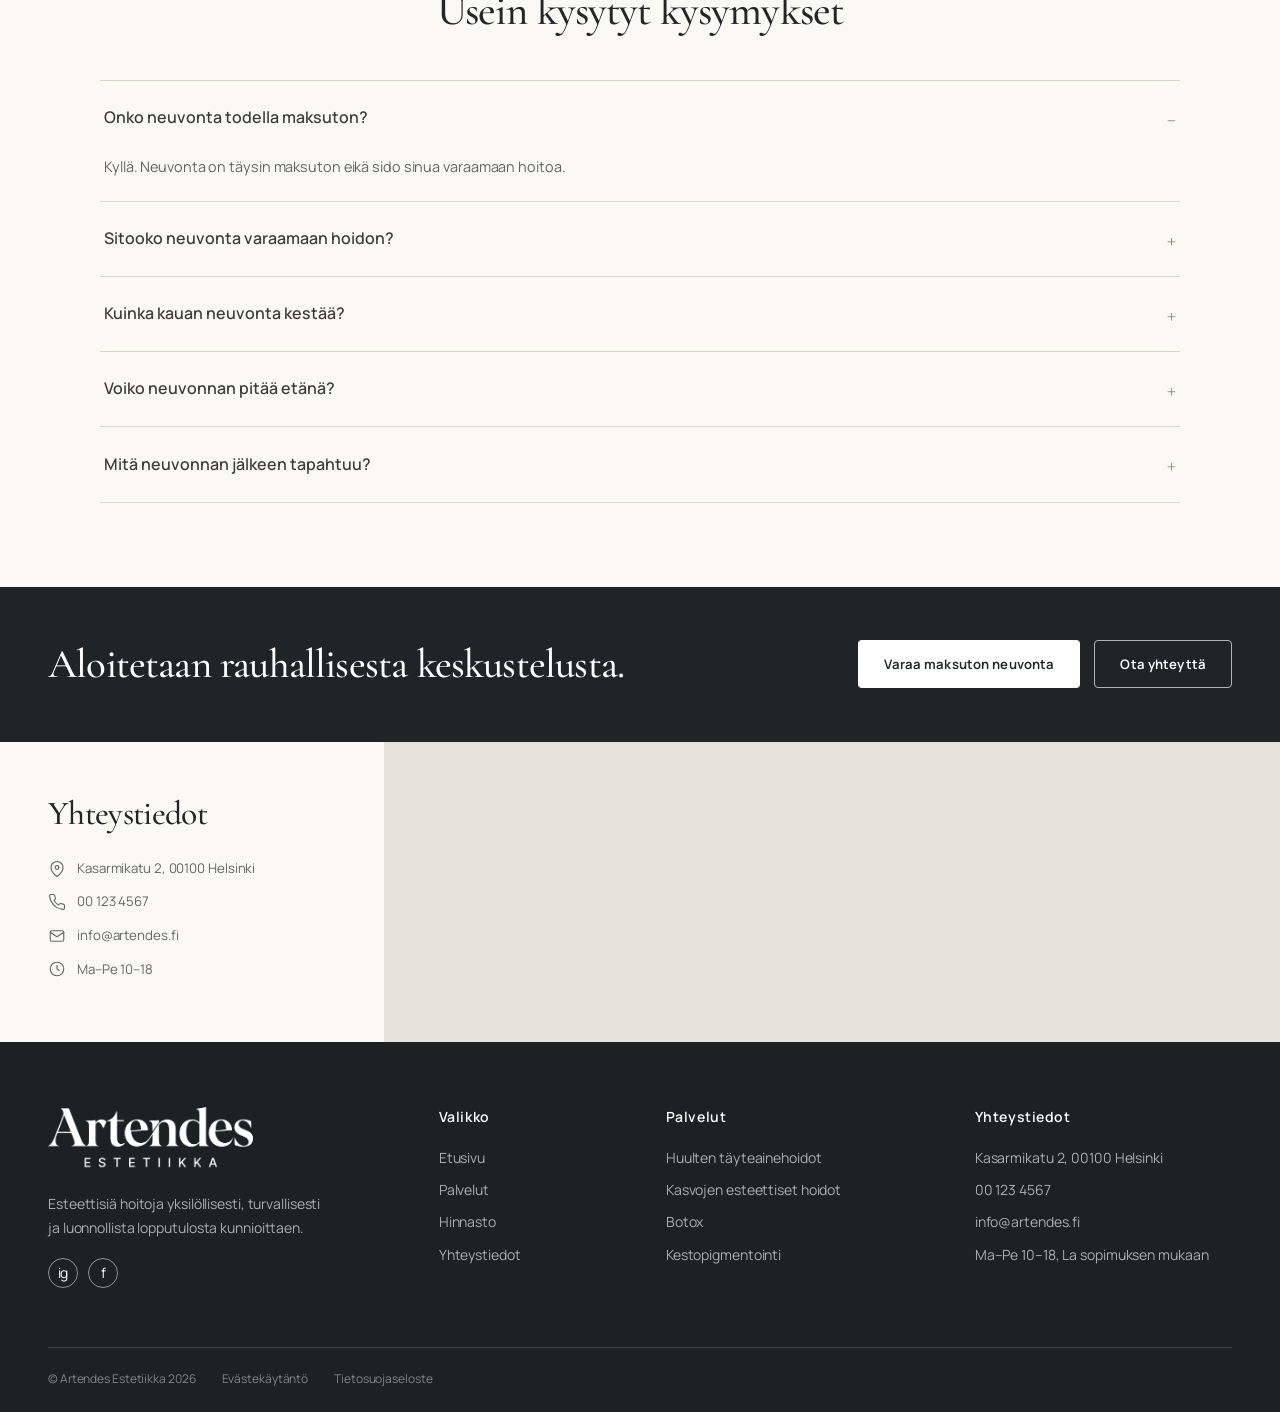
<file: maksuton-neuvonta.html>
<!doctype html>
<html lang="fi">

<head>
    <meta charset="utf-8">
    <meta name="viewport" content="width=device-width, initial-scale=1">
    <title>Maksuton neuvonta | Artendes Estetiikka</title>
    <meta name="description" content="Varaa maksuton neuvonta ja löydä juuri sinulle sopiva esteettinen hoito.">
    <link rel="icon" href="favicon.svg" type="image/svg+xml">
    <link rel="stylesheet" href="assets/css/style.css">
    <script src="assets/js/main.js" defer></script>
</head>

<body>
    <div class="site">
        <div class="announcement">Maksuton konsultaatio <span>—</span> <a href="maksuton-neuvonta.html">varaa aika</a></div>
        <header class="site-header">
            <div class="shell header-inner">
                <a class="logo " href="index.html" aria-label="Artendes Etusivu"><img src="assets/images/logo-dark.png" alt="Artendes Estetiikka" /></a><button class="menu-toggle" aria-label="Avaa valikko" aria-expanded="false"><svg aria-hidden="true" class="icon" width="24" height="24" viewBox="0 0 24 24" fill="none" stroke="currentColor" stroke-width="1.5" stroke-linecap="round" stroke-linejoin="round"><path d="M4 7h16M4 12h16M4 17h16"></path></svg></button>
                <nav class="main-nav " aria-label="Päävalikko"><a class="" href="index.html">Etusivu</a>
                    <div class="nav-dropdown"><button class="" aria-expanded="false" type="button">Palvelut<span class="nav-chevron"><svg aria-hidden="true" class="icon" width="14" height="14" viewBox="0 0 24 24" fill="none" stroke="currentColor" stroke-width="1.5" stroke-linecap="round" stroke-linejoin="round"><path d="m7 9 5 5 5-5"></path></svg></span></button>
                        <div class="dropdown-panel "><a href="palvelut.html">Kaikki palvelut</a><a href="huulten-tayteainehoidot.html">Huulten täyteainehoidot</a><a href="kasvojen-esteettiset-hoidot.html">Kasvojen esteettiset hoidot</a><a href="botox.html">Botox</a><a href="kestopigmentointi.html">Kestopigmentointi</a>
                            <a href="maksuton-neuvonta.html">Maksuton neuvonta</a>
                        </div>
                    </div><a class="" href="hinnasto.html">Hinnasto</a><a class="" href="yhteystiedot.html">Yhteystiedot</a><button class="button button--dark" data-booking-open="true" type="button">Varaa aika</button></nav>
            </div>
        </header>
        <main>
            <section class="hero hero--compact">
                <div class="shell hero-grid">
                    <div class="hero-copy reveal">
                        <div class="breadcrumbs"><a href="index.html">Etusivu</a><span>/</span><span>Maksuton neuvonta</span></div><span class="eyebrow">MAKSUTON NEUVONTA</span>
                        <h1>Et ole yksin valintasi kanssa.</h1>
                        <p>Maksuton ja yksilöllinen neuvonta auttaa sinua löytämään sopivan vaihtoehdon. Neuvonta ei sido sinua varaamaan hoitoa.</p>
                        <div class="button-row"><button class="button button--dark" data-booking-open="true" type="button">Varaa aika</button><a class="button button--outline" href="palvelut.html">Tutustu palveluihin</a></div>
                    </div>
                    <div class="hero-media reveal"><img src="assets/images/consultation.webp" alt="" /></div>
                </div>
            </section>
            <section class="trust-strip">
                <div class="shell trust-grid">
                    <div class="trust-item"><svg aria-hidden="true" class="icon" width="31" height="31" viewBox="0 0 24 24" fill="none" stroke="currentColor" stroke-width="1.5" stroke-linecap="round" stroke-linejoin="round"><path d="M20.8 4.6a5.5 5.5 0 0 0-7.8 0L12 5.7l-1.1-1.1a5.5 5.5 0 0 0-7.8 7.8l1.1 1.1L12 21l7.8-7.5 1.1-1.1a5.5 5.5 0 0 0-.1-7.8Z"></path></svg>
                        <div><strong>Maksuton</strong><span>Neuvonta on täysin maksuton.</span></div>
                    </div>
                    <div class="trust-item"><svg aria-hidden="true" class="icon" width="31" height="31" viewBox="0 0 24 24" fill="none" stroke="currentColor" stroke-width="1.5" stroke-linecap="round" stroke-linejoin="round"><path d="M12 22s8-4 8-10V5l-8-3-8 3v7c0 6 8 10 8 10Zm-3-10 2 2 4-4"></path></svg>
                        <div><strong>Ei sido hoitoon</strong><span>Päätös on aina sinun.</span></div>
                    </div>
                    <div class="trust-item"><svg aria-hidden="true" class="icon" width="31" height="31" viewBox="0 0 24 24" fill="none" stroke="currentColor" stroke-width="1.5" stroke-linecap="round" stroke-linejoin="round"><circle cx="12" cy="8" r="4"></circle><path d="M4 21a8 8 0 0 1 16 0"></path></svg>
                        <div><strong>Yksilöllinen suositus</strong><span>Saat arvion juuri sinulle.</span></div>
                    </div>
                </div>
            </section>
            <section class="section">
                <div class="shell advice-grid">
                    <div class="reveal">
                        <h2>Mitä neuvonnassa tapahtuu?</h2>
                        <p>Keskustelemme toiveistasi, odotuksistasi ja mahdollisista huolistasi. Käymme läpi hoitovaihtoehdot ja suosittelemme juuri sinulle sopivimman ratkaisun.</p>
                        <p>Saat selkeän arvion tuloksista, valmistautumisesta ja toipumisesta – jotta voit tehdä päätöksen rauhassa.</p><img src="assets/images/consultation.webp" alt="" /></div>
                    <div class="reveal">
                        <h2>Saat vastauksen kysymyksiisi</h2>
                        <div class="answer-row"><svg aria-hidden="true" class="icon" width="24" height="24" viewBox="0 0 24 24" fill="none" stroke="currentColor" stroke-width="1.5" stroke-linecap="round" stroke-linejoin="round"><path d="m5 12 4 4L19 6"></path></svg>
                            <div>
                                <h3>Mikä hoito sopii minulle parhaiten?</h3>
                                <p>Arvioimme toiveesi ja suosittelemme sopivaa vaihtoehtoa.</p>
                            </div>
                        </div>
                        <div class="answer-row"><svg aria-hidden="true" class="icon" width="24" height="24" viewBox="0 0 24 24" fill="none" stroke="currentColor" stroke-width="1.5" stroke-linecap="round" stroke-linejoin="round"><path d="m5 12 4 4L19 6"></path></svg>
                            <div>
                                <h3>Mitä tuloksia voin realistisesti odottaa?</h3>
                                <p>Käymme läpi mahdolliset tulokset ja niiden keston.</p>
                            </div>
                        </div>
                        <div class="answer-row"><svg aria-hidden="true" class="icon" width="24" height="24" viewBox="0 0 24 24" fill="none" stroke="currentColor" stroke-width="1.5" stroke-linecap="round" stroke-linejoin="round"><path d="m5 12 4 4L19 6"></path></svg>
                            <div>
                                <h3>Miten valmistaudun ja mitä toipuminen vaatii?</h3>
                                <p>Saat selkeät valmistautumis- ja jälkihoito-ohjeet.</p>
                            </div>
                        </div>
                        <div class="answer-row"><svg aria-hidden="true" class="icon" width="24" height="24" viewBox="0 0 24 24" fill="none" stroke="currentColor" stroke-width="1.5" stroke-linecap="round" stroke-linejoin="round"><path d="m5 12 4 4L19 6"></path></svg>
                            <div>
                                <h3>Mitä hoito maksaa?</h3>
                                <p>Saat arvion kokonaiskustannuksista.</p>
                            </div>
                        </div>
                        <div class="reassurance"><svg aria-hidden="true" class="icon" width="24" height="24" viewBox="0 0 24 24" fill="none" stroke="currentColor" stroke-width="1.5" stroke-linecap="round" stroke-linejoin="round"><path d="M20.8 4.6a5.5 5.5 0 0 0-7.8 0L12 5.7l-1.1-1.1a5.5 5.5 0 0 0-7.8 7.8l1.1 1.1L12 21l7.8-7.5 1.1-1.1a5.5 5.5 0 0 0-.1-7.8Z"></path></svg>                            Päätös hoidosta on aina sinun.</div>
                    </div>
                </div>
            </section>
            <section class="process section">
                <div class="shell">
                    <div class="section-heading section-heading--center reveal">
                        <h2>Näin neuvonta etenee</h2>
                    </div>
                    <div class="process-grid">
                        <article class="process-step reveal"><span>0<!-- -->1</span>
                            <h3>Varaa aika</h3>
                            <p>Valitse sinulle sopiva aika.</p>
                        </article>
                        <article class="process-step reveal"><span>0<!-- -->2</span>
                            <h3>Kerro toiveistasi</h3>
                            <p>Keskustelemme tavoitteistasi.</p>
                        </article>
                        <article class="process-step reveal"><span>0<!-- -->3</span>
                            <h3>Saat suosituksen</h3>
                            <p>Saat yksilöllisen arvion.</p>
                        </article>
                        <article class="process-step reveal"><span>0<!-- -->4</span>
                            <h3>Päätä rauhassa</h3>
                            <p>Neuvonta ei sido sinua.</p>
                        </article>
                    </div>
                </div>
            </section>
            <section class="section booking-section" id="lomake">
                <div class="shell booking-grid booking-grid--refined">
                    <div class="booking-intro-card reveal">
                        <div class="booking-intro-media"><img src="assets/images/consultation-full-v2.webp" alt="Henkilökohtainen esteettinen konsultaatio" /><span class="booking-intro-badge">Maksuton · ei sitoutumista</span></div>
                        <div class="booking-intro-content"><span class="eyebrow">MAKSUTON NEUVONTA</span>
                            <h2>Rauhallinen alku juuri sinulle.</h2>
                            <p>Kerro toiveistasi ja kysymyksistäsi. Käymme vaihtoehdot läpi henkilökohtaisesti ja autamme sinua valitsemaan sopivan etenemistavan ilman painetta varata hoitoa.</p>
                            <div class="booking-benefits booking-benefits--refined">
                                <div><span class="booking-benefit-icon"><svg aria-hidden="true" class="icon" width="23" height="23" viewBox="0 0 24 24" fill="none" stroke="currentColor" stroke-width="1.5" stroke-linecap="round" stroke-linejoin="round"><path d="M22 16.9v3a2 2 0 0 1-2.2 2 19.8 19.8 0 0 1-8.6-3.1 19.5 19.5 0 0 1-6-6A19.8 19.8 0 0 1 2.1 4.2 2 2 0 0 1 4.1 2h3a2 2 0 0 1 2 1.7c.1 1 .4 2 .7 2.8a2 2 0 0 1-.4 2.1L8.1 9.9a16 16 0 0 0 6 6l1.3-1.3a2 2 0 0 1 2.1-.4c.9.3 1.8.6 2.8.7A2 2 0 0 1 22 16.9Z"></path></svg></span><span><strong>Nopea yhteydenotto</strong><small>Vastaamme yleensä yhden arkipäivän kuluessa.</small></span></div>
                                <div><span class="booking-benefit-icon"><svg aria-hidden="true" class="icon" width="23" height="23" viewBox="0 0 24 24" fill="none" stroke="currentColor" stroke-width="1.5" stroke-linecap="round" stroke-linejoin="round"><circle cx="12" cy="8" r="4"></circle><path d="M4 21a8 8 0 0 1 16 0"></path></svg></span><span><strong>Luottamuksellinen keskustelu</strong><small>Toiveesi ja kysymyksesi käsitellään hienovaraisesti.</small></span></div>
                                <div><span class="booking-benefit-icon"><svg aria-hidden="true" class="icon" width="23" height="23" viewBox="0 0 24 24" fill="none" stroke="currentColor" stroke-width="1.5" stroke-linecap="round" stroke-linejoin="round"><path d="M20.8 4.6a5.5 5.5 0 0 0-7.8 0L12 5.7l-1.1-1.1a5.5 5.5 0 0 0-7.8 7.8l1.1 1.1L12 21l7.8-7.5 1.1-1.1a5.5 5.5 0 0 0-.1-7.8Z"></path></svg></span><span><strong>Ei sitoutumista hoitoon</strong><small>Päätös jatkosta on aina sinun.</small></span></div>
                            </div>
                        </div>
                    </div>
                    <div class="booking-form-card reveal">
                        <div class="booking-form-card__head"><span class="eyebrow">VARAA AIKA</span>
                            <h3>Jätä yhteydenottopyyntö</h3>
                            <p>Täytä tiedot, niin sovimme sinulle sopivan ajan henkilökohtaisesti.</p>
                        </div>
                        <form class="contact-form contact-form--consultation"><label><span>Nimi</span><input required="" autocomplete="name" placeholder="Etunimi Sukunimi" name="name"/></label><label><span>Puhelinnumero</span><input type="tel" autocomplete="tel" placeholder="00 123 4567" name="phone"/></label>
                            <label class="span-2"><span>Sähköposti</span><input type="email" required="" autocomplete="email" placeholder="nimi@esimerkki.fi" name="email" /></label><label class="span-2"><span>Aihe</span><select name="subject"><option value="" disabled="" selected="">Valitse aihe</option><option>Huulten täyteainehoidot</option><option>Kasvojen esteettiset hoidot</option><option>Botox</option><option>Kestopigmentointi</option><option>Maksuton neuvonta</option><option>Muu kysymys</option></select></label>
                            <label class="span-2"><span>Viesti</span><textarea name="message" rows="5" placeholder="Kerro meille toiveistasi..."></textarea></label><label class="checkbox span-2"><input type="checkbox" required=""/><span>Hyväksyn tietojeni käsittelyn tietosuojaselosteen mukaisesti.</span></label>
                            <button class="button button--dark span-2" type="submit">Lähetä yhteydenottopyyntö</button>
                        </form>
                    </div>
                </div>
            </section>
            <section class="section faq-section">
                <div class="shell shell--narrow">
                    <div class="section-heading section-heading--center reveal">
                        <h2>Usein kysytyt kysymykset</h2>
                    </div>
                    <div class="faq-list">
                        <div class="faq-item is-open"><button type="button" aria-expanded="true"><span>Onko neuvonta todella maksuton?</span><span>−</span></button>
                            <div class="faq-answer">
                                <p>Kyllä. Neuvonta on täysin maksuton eikä sido sinua varaamaan hoitoa.</p>
                            </div>
                        </div>
                        <div class="faq-item "><button type="button" aria-expanded="false"><span>Sitooko neuvonta varaamaan hoidon?</span><span>+</span></button>
                            <div class="faq-answer">
                                <p>Ei. Saat rauhassa harkita vaihtoehtoja ja tehdä päätöksen myöhemmin.</p>
                            </div>
                        </div>
                        <div class="faq-item "><button type="button" aria-expanded="false"><span>Kuinka kauan neuvonta kestää?</span><span>+</span></button>
                            <div class="faq-answer">
                                <p>Keskusteluun varataan tavallisesti noin 20–30 minuuttia.</p>
                            </div>
                        </div>
                        <div class="faq-item "><button type="button" aria-expanded="false"><span>Voiko neuvonnan pitää etänä?</span><span>+</span></button>
                            <div class="faq-answer">
                                <p>Osa neuvonnoista voidaan toteuttaa etänä. Varmistamme sopivan tavan varauksen yhteydessä.</p>
                            </div>
                        </div>
                        <div class="faq-item "><button type="button" aria-expanded="false"><span>Mitä neuvonnan jälkeen tapahtuu?</span><span>+</span></button>
                            <div class="faq-answer">
                                <p>Saat henkilökohtaisen suosituksen ja halutessasi ehdotuksen sopivasta hoitoajasta.</p>
                            </div>
                        </div>
                    </div>
                </div>
            </section>
            <section class="final-cta">
                <div class="shell">
                    <h2>Aloitetaan rauhallisesta keskustelusta.</h2>
                    <div class="button-row"><a class="button button--light" href="maksuton-neuvonta.html#lomake">Varaa maksuton neuvonta</a><a class="button button--outline-light" href="yhteystiedot.html">Ota yhteyttä</a></div>
                </div>
            </section>
            <section class="contact-map contact-map--compact">
                <div class="contact-card">
                    <h2>Yhteystiedot</h2>
                    <p><svg aria-hidden="true" class="icon" width="18" height="18" viewBox="0 0 24 24" fill="none" stroke="currentColor" stroke-width="1.5" stroke-linecap="round" stroke-linejoin="round"><path d="M20 10c0 6-8 12-8 12S4 16 4 10a8 8 0 1 1 16 0Z"></path><circle cx="12" cy="10" r="2.5"></circle></svg>                        Kasarmikatu 2, 00100 Helsinki</p><a href="tel:001234567"><svg aria-hidden="true" class="icon" width="18" height="18" viewBox="0 0 24 24" fill="none" stroke="currentColor" stroke-width="1.5" stroke-linecap="round" stroke-linejoin="round"><path d="M22 16.9v3a2 2 0 0 1-2.2 2 19.8 19.8 0 0 1-8.6-3.1 19.5 19.5 0 0 1-6-6A19.8 19.8 0 0 1 2.1 4.2 2 2 0 0 1 4.1 2h3a2 2 0 0 1 2 1.7c.1 1 .4 2 .7 2.8a2 2 0 0 1-.4 2.1L8.1 9.9a16 16 0 0 0 6 6l1.3-1.3a2 2 0 0 1 2.1-.4c.9.3 1.8.6 2.8.7A2 2 0 0 1 22 16.9Z"></path></svg> 00 123 4567</a>
                    <a href="mailto:info@artendes.fi"><svg aria-hidden="true" class="icon" width="18" height="18" viewBox="0 0 24 24" fill="none" stroke="currentColor" stroke-width="1.5" stroke-linecap="round" stroke-linejoin="round"><rect x="3" y="5" width="18" height="14" rx="2"></rect><path d="m3 7 9 6 9-6"></path></svg>                    info@artendes.fi</a>
                    <p><svg aria-hidden="true" class="icon" width="18" height="18" viewBox="0 0 24 24" fill="none" stroke="currentColor" stroke-width="1.5" stroke-linecap="round" stroke-linejoin="round"><circle cx="12" cy="12" r="9"></circle><path d="M12 7v5l3 2"></path></svg>                        Ma–Pe 10–18</p>
                </div>
                <div class="google-map "><iframe title="Artendes Estetiikka – Kasarmikatu 2, Helsinki" src="https://www.google.com/maps?q=Kasarmikatu+2,+00100+Helsinki&amp;output=embed" loading="lazy" allowFullScreen="" referrerPolicy="no-referrer-when-downgrade"></iframe></div>
            </section>
        </main>
        <footer class="footer">
            <div class="shell footer-grid">
                <div>
                    <a class="logo logo--inverse" href="index.html" aria-label="Artendes Etusivu"><img src="assets/images/logo-light.png" alt="Artendes Estetiikka" /></a>
                    <p>Esteettisiä hoitoja yksilöllisesti, turvallisesti ja luonnollista lopputulosta kunnioittaen.</p>
                    <div class="socials" aria-label="Sosiaalinen media"><a href="#" aria-label="Instagram">ig</a><a href="#" aria-label="Facebook">f</a></div>
                </div>
                <div>
                    <h3>Valikko</h3><a href="index.html">Etusivu</a><a href="palvelut.html">Palvelut</a><a href="hinnasto.html">Hinnasto</a><a href="yhteystiedot.html">Yhteystiedot</a></div>
                <div>
                    <h3>Palvelut</h3><a href="huulten-tayteainehoidot.html">Huulten täyteainehoidot</a><a href="kasvojen-esteettiset-hoidot.html">Kasvojen esteettiset hoidot</a><a href="botox.html">Botox</a><a href="kestopigmentointi.html">Kestopigmentointi</a></div>
                <div>
                    <h3>Yhteystiedot</h3>
                    <p>Kasarmikatu 2, 00100 Helsinki</p><a href="tel:001234567">00 123 4567</a><a href="mailto:info@artendes.fi">info@artendes.fi</a>
                    <p>Ma–Pe 10–18, La sopimuksen mukaan</p>
                </div>
            </div>
            <div class="shell footer-bottom"><span>© Artendes Estetiikka 2026</span><a href="evastekaytanto.html">Evästekäytäntö</a><a href="tietosuoja.html">Tietosuojaseloste</a></div>
        </footer>
    </div>

    <div class="modal-backdrop is-hidden" data-booking-modal role="presentation">
        <div class="booking-modal" role="dialog" aria-modal="true" aria-labelledby="booking-title">
            <button class="modal-close" type="button" aria-label="Sulje" data-booking-close>×</button>
            <div data-modal-form>
                <span class="eyebrow">AJANVARAUS</span>
                <h2 id="booking-title">Varaa aika</h2>
                <p>Jätä yhteystietosi ja toivomasi palvelu. Vahvistamme ajan henkilökohtaisesti.</p>
                <form class="contact-form contact-form--compact">
                    <label>
            <span>Nimi</span>
            <input name="name" required autocomplete="name" placeholder="Etunimi Sukunimi">
          </label>
                    <label>
            <span>Puhelinnumero</span>
            <input name="phone" type="tel" autocomplete="tel" placeholder="00 123 4567">
          </label>
                    <label class="span-2">
            <span>Sähköposti</span>
            <input name="email" type="email" required autocomplete="email" placeholder="nimi@esimerkki.fi">
          </label>
                    <label class="span-2">
            <span>Aihe</span>
            <select name="subject" required>
              <option value="" selected disabled>Valitse aihe</option>
              <option>Huulten täyteainehoidot</option>
              <option>Kasvojen esteettiset hoidot</option>
              <option>Botox</option>
              <option>Kestopigmentointi</option>
              <option>Maksuton neuvonta</option>
              <option>Muu kysymys</option>
            </select>
          </label>
                    <label class="checkbox span-2">
            <input type="checkbox" required>
            <span>Hyväksyn tietojeni käsittelyn tietosuojaselosteen mukaisesti.</span>
          </label>
                    <button class="button button--dark span-2" type="submit">Lähetä varauspyyntö</button>
                </form>
            </div>
            <div class="form-success is-hidden" data-modal-success>
                <svg aria-hidden="true" class="icon" width="42" height="42" viewBox="0 0 24 24" fill="none" stroke="currentColor" stroke-width="1.5" stroke-linecap="round" stroke-linejoin="round">
          <path d="m5 12 4 4L19 6"></path>
        </svg>
                <h2>Kiitos yhteydenotostasi</h2>
                <p>Olemme sinuun yhteydessä mahdollisimman pian.</p>
                <button class="button button--dark" type="button" data-booking-close>Sulje</button>
            </div>
        </div>
    </div>
    <aside class="cookie-banner is-hidden" data-cookie-banner aria-label="Evästeasetukset">
        <div>
            <strong>Arvostamme yksityisyyttäsi</strong>
            <p>Käytämme välttämättömiä evästeitä sivuston toimintaan. Valinnaiset evästeet auttavat meitä parantamaan palvelua.</p>
            <a href="evastekaytanto.html">Lue lisää evästeistä</a>
        </div>
        <div class="button-row">
            <button class="button button--outline-light" type="button" data-cookie-choice="necessary">Vain välttämättömät</button>
            <button class="button button--light" type="button" data-cookie-choice="all">Hyväksy kaikki</button>
        </div>
    </aside>
</body>

</html>
</file>
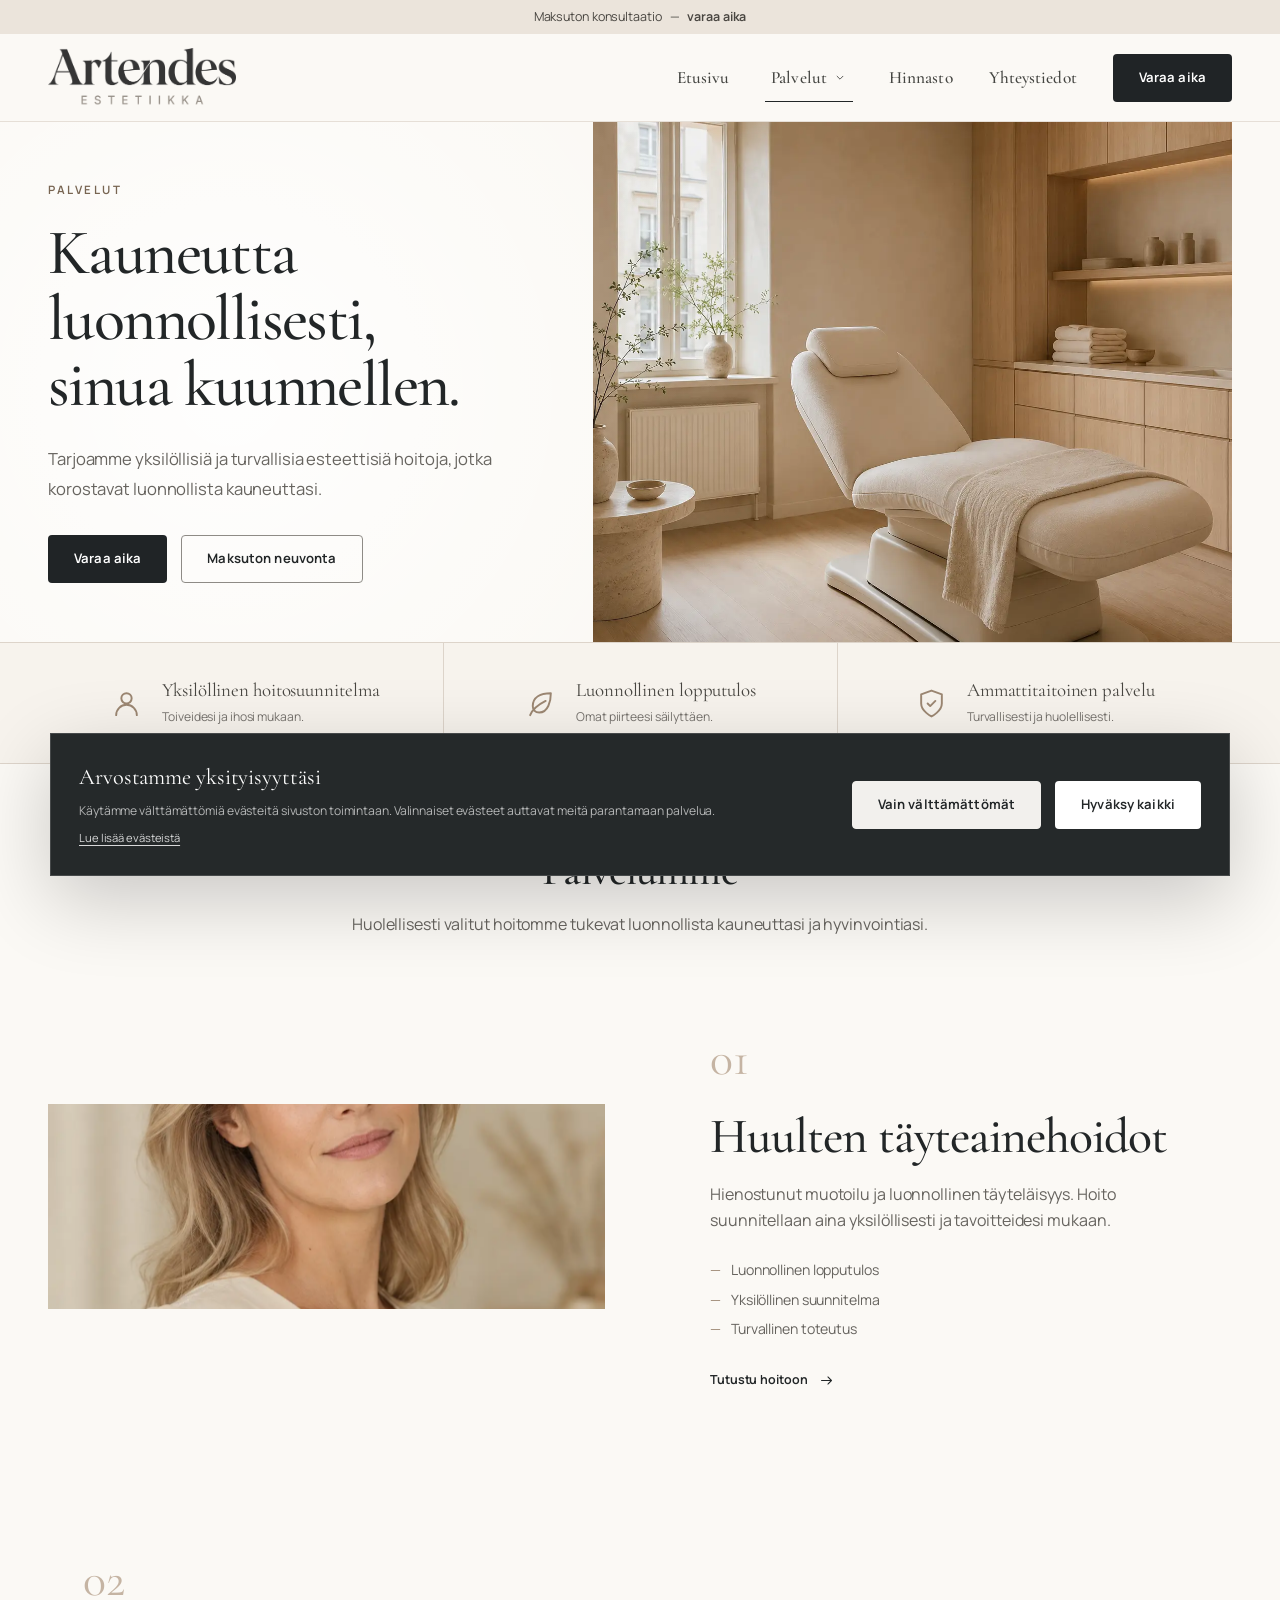
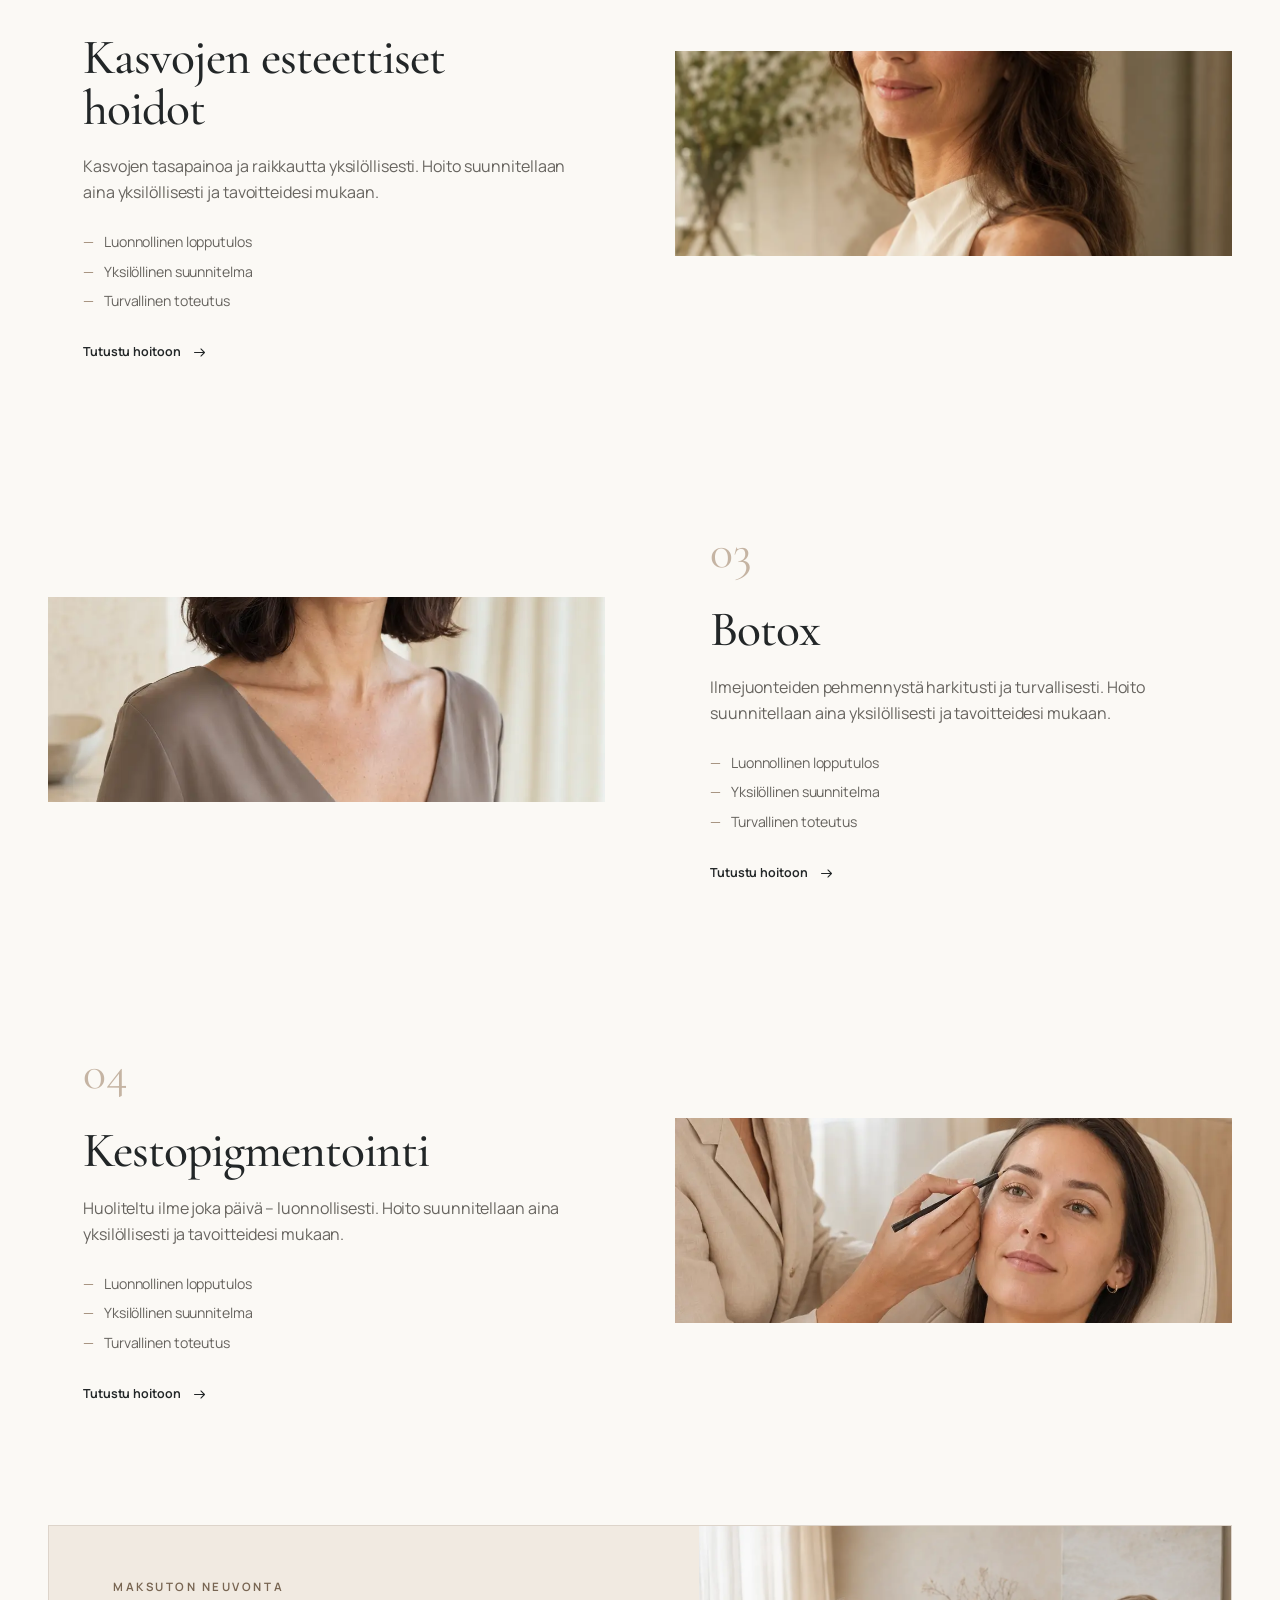
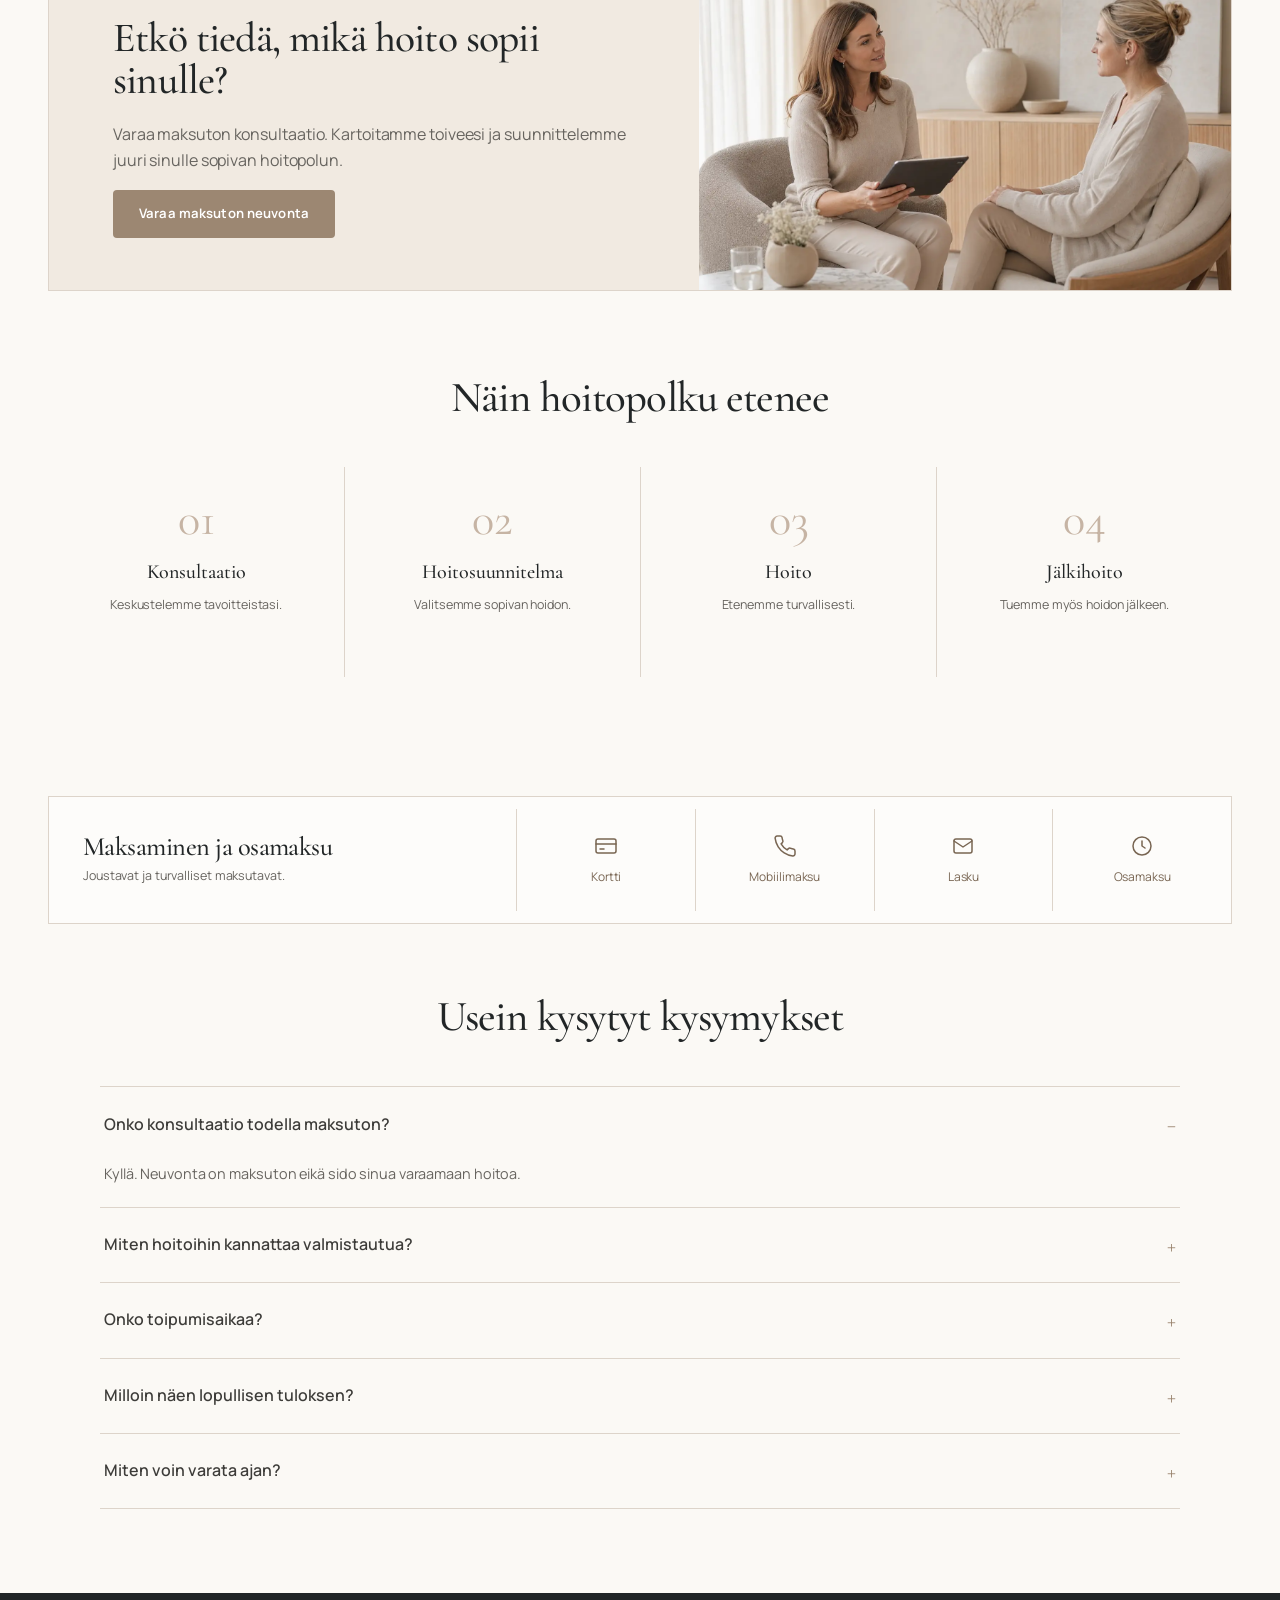
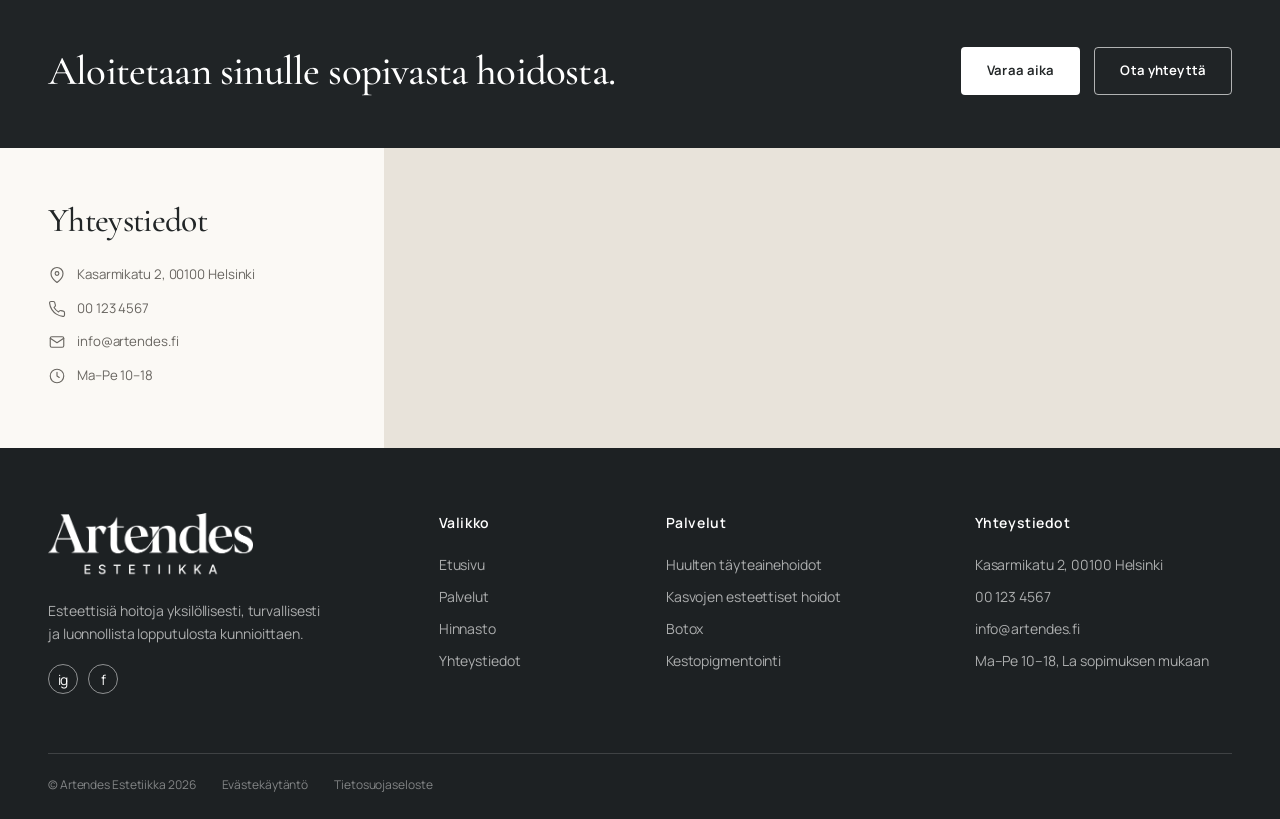
<file: palvelut.html>
<!doctype html>
<html lang="fi">

<head>
    <meta charset="utf-8">
    <meta name="viewport" content="width=device-width, initial-scale=1">
    <title>Palvelut | Artendes Estetiikka</title>
    <meta name="description" content="Tutustu Artendes Estetiikan yksilöllisiin esteettisiin hoitoihin Helsingissä.">
    <link rel="icon" href="favicon.svg" type="image/svg+xml">
    <link rel="stylesheet" href="assets/css/style.css">
    <script src="assets/js/main.js" defer></script>
</head>

<body>
    <div class="site">
        <div class="announcement">Maksuton konsultaatio <span>—</span> <a href="maksuton-neuvonta.html">varaa aika</a></div>
        <header class="site-header">
            <div class="shell header-inner">
                <a class="logo " href="index.html" aria-label="Artendes Etusivu"><img src="assets/images/logo-dark.png" alt="Artendes Estetiikka" /></a><button class="menu-toggle" aria-label="Avaa valikko" aria-expanded="false"><svg aria-hidden="true" class="icon" width="24" height="24" viewBox="0 0 24 24" fill="none" stroke="currentColor" stroke-width="1.5" stroke-linecap="round" stroke-linejoin="round"><path d="M4 7h16M4 12h16M4 17h16"></path></svg></button>
                <nav class="main-nav " aria-label="Päävalikko"><a class="" href="index.html">Etusivu</a>
                    <div class="nav-dropdown"><button class="active" aria-expanded="false" type="button">Palvelut<span class="nav-chevron"><svg aria-hidden="true" class="icon" width="14" height="14" viewBox="0 0 24 24" fill="none" stroke="currentColor" stroke-width="1.5" stroke-linecap="round" stroke-linejoin="round"><path d="m7 9 5 5 5-5"></path></svg></span></button>
                        <div class="dropdown-panel "><a href="palvelut.html">Kaikki palvelut</a><a href="huulten-tayteainehoidot.html">Huulten täyteainehoidot</a><a href="kasvojen-esteettiset-hoidot.html">Kasvojen esteettiset hoidot</a><a href="botox.html">Botox</a><a href="kestopigmentointi.html">Kestopigmentointi</a>
                            <a href="maksuton-neuvonta.html">Maksuton neuvonta</a>
                        </div>
                    </div><a class="" href="hinnasto.html">Hinnasto</a><a class="" href="yhteystiedot.html">Yhteystiedot</a><button class="button button--dark" data-booking-open="true" type="button">Varaa aika</button></nav>
            </div>
        </header>
        <main>
            <section class="hero ">
                <div class="shell hero-grid">
                    <div class="hero-copy reveal"><span class="eyebrow">PALVELUT</span>
                        <h1>Kauneutta luonnollisesti,<br/>sinua kuunnellen.</h1>
                        <p>Tarjoamme yksilöllisiä ja turvallisia esteettisiä hoitoja, jotka korostavat luonnollista kauneuttasi.</p>
                        <div class="button-row"><button class="button button--dark" data-booking-open="true" type="button">Varaa aika</button><a class="button button--outline" href="maksuton-neuvonta.html">Maksuton neuvonta</a></div>
                    </div>
                    <div class="hero-media reveal"><img src="assets/images/clinic-treatment-room-v2.webp" alt="" /></div>
                </div>
            </section>
            <section class="trust-strip">
                <div class="shell trust-grid">
                    <div class="trust-item"><svg aria-hidden="true" class="icon" width="31" height="31" viewBox="0 0 24 24" fill="none" stroke="currentColor" stroke-width="1.5" stroke-linecap="round" stroke-linejoin="round"><circle cx="12" cy="8" r="4"></circle><path d="M4 21a8 8 0 0 1 16 0"></path></svg>
                        <div><strong>Yksilöllinen hoitosuunnitelma</strong><span>Toiveidesi ja ihosi mukaan.</span></div>
                    </div>
                    <div class="trust-item"><svg aria-hidden="true" class="icon" width="31" height="31" viewBox="0 0 24 24" fill="none" stroke="currentColor" stroke-width="1.5" stroke-linecap="round" stroke-linejoin="round"><path d="M20 4c-8 0-14 3-14 10 0 3 2 5 5 5 7 0 9-9 9-15ZM4 21c2-5 6-8 12-11"></path></svg>
                        <div><strong>Luonnollinen lopputulos</strong><span>Omat piirteesi säilyttäen.</span></div>
                    </div>
                    <div class="trust-item"><svg aria-hidden="true" class="icon" width="31" height="31" viewBox="0 0 24 24" fill="none" stroke="currentColor" stroke-width="1.5" stroke-linecap="round" stroke-linejoin="round"><path d="M12 22s8-4 8-10V5l-8-3-8 3v7c0 6 8 10 8 10Zm-3-10 2 2 4-4"></path></svg>
                        <div><strong>Ammattitaitoinen palvelu</strong><span>Turvallisesti ja huolellisesti.</span></div>
                    </div>
                </div>
            </section>
            <section class="section">
                <div class="shell">
                    <div class="section-heading section-heading--center reveal">
                        <h2>Palvelumme</h2>
                        <p>Huolellisesti valitut hoitomme tukevat luonnollista kauneuttasi ja hyvinvointiasi.</p>
                    </div>
                    <div class="service-list">
                        <article class="service-row  reveal"><img src="assets/images/lips-editorial-v2.webp" alt="" />
                            <div><span class="service-number">0<!-- -->1</span>
                                <h2>Huulten täyteainehoidot</h2>
                                <p>Hienostunut muotoilu ja luonnollinen täyteläisyys.
                                    <!-- -->Hoito suunnitellaan aina yksilöllisesti ja tavoitteidesi mukaan.</p>
                                <ul>
                                    <li>Luonnollinen lopputulos</li>
                                    <li>Yksilöllinen suunnitelma</li>
                                    <li>Turvallinen toteutus</li>
                                </ul><a class="text-link" href="huulten-tayteainehoidot.html">Tutustu hoitoon <svg aria-hidden="true" class="icon" width="17" height="17" viewBox="0 0 24 24" fill="none" stroke="currentColor" stroke-width="1.5" stroke-linecap="round" stroke-linejoin="round"><path d="M5 12h14m-5-5 5 5-5 5"></path></svg></a></div>
                        </article>
                        <article class="service-row service-row--reverse reveal"><img src="assets/images/face-editorial-v2.webp" alt="" />
                            <div><span class="service-number">0<!-- -->2</span>
                                <h2>Kasvojen esteettiset hoidot</h2>
                                <p>Kasvojen tasapainoa ja raikkautta yksilöllisesti.
                                    <!-- -->Hoito suunnitellaan aina yksilöllisesti ja tavoitteidesi mukaan.</p>
                                <ul>
                                    <li>Luonnollinen lopputulos</li>
                                    <li>Yksilöllinen suunnitelma</li>
                                    <li>Turvallinen toteutus</li>
                                </ul><a class="text-link" href="kasvojen-esteettiset-hoidot.html">Tutustu hoitoon <svg aria-hidden="true" class="icon" width="17" height="17" viewBox="0 0 24 24" fill="none" stroke="currentColor" stroke-width="1.5" stroke-linecap="round" stroke-linejoin="round"><path d="M5 12h14m-5-5 5 5-5 5"></path></svg></a></div>
                        </article>
                        <article class="service-row  reveal"><img src="assets/images/botox-editorial-v2.webp" alt="" />
                            <div><span class="service-number">0<!-- -->3</span>
                                <h2>Botox</h2>
                                <p>Ilmejuonteiden pehmennystä harkitusti ja turvallisesti.
                                    <!-- -->Hoito suunnitellaan aina yksilöllisesti ja tavoitteidesi mukaan.</p>
                                <ul>
                                    <li>Luonnollinen lopputulos</li>
                                    <li>Yksilöllinen suunnitelma</li>
                                    <li>Turvallinen toteutus</li>
                                </ul><a class="text-link" href="botox.html">Tutustu hoitoon <svg aria-hidden="true" class="icon" width="17" height="17" viewBox="0 0 24 24" fill="none" stroke="currentColor" stroke-width="1.5" stroke-linecap="round" stroke-linejoin="round"><path d="M5 12h14m-5-5 5 5-5 5"></path></svg></a></div>
                        </article>
                        <article class="service-row service-row--reverse reveal"><img src="assets/images/pigmentation-editorial-v2.webp" alt="" />
                            <div><span class="service-number">0<!-- -->4</span>
                                <h2>Kestopigmentointi</h2>
                                <p>Huoliteltu ilme joka päivä – luonnollisesti.
                                    <!-- -->Hoito suunnitellaan aina yksilöllisesti ja tavoitteidesi mukaan.</p>
                                <ul>
                                    <li>Luonnollinen lopputulos</li>
                                    <li>Yksilöllinen suunnitelma</li>
                                    <li>Turvallinen toteutus</li>
                                </ul><a class="text-link" href="kestopigmentointi.html">Tutustu hoitoon <svg aria-hidden="true" class="icon" width="17" height="17" viewBox="0 0 24 24" fill="none" stroke="currentColor" stroke-width="1.5" stroke-linecap="round" stroke-linejoin="round"><path d="M5 12h14m-5-5 5 5-5 5"></path></svg></a></div>
                        </article>
                    </div>
                </div>
            </section>
            <div class="shell">
                <section class="consultation-banner reveal">
                    <div class="consultation-copy"><span class="eyebrow">MAKSUTON NEUVONTA</span>
                        <h2>Etkö tiedä, mikä hoito sopii sinulle?</h2>
                        <p>Varaa maksuton konsultaatio. Kartoitamme toiveesi ja suunnittelemme juuri sinulle sopivan hoitopolun.</p><a class="button button--taupe" href="maksuton-neuvonta.html">Varaa maksuton neuvonta</a></div><img src="assets/images/consultation.webp"
                        alt="" /></section>
            </div>
            <section class="process section">
                <div class="shell">
                    <div class="section-heading section-heading--center reveal">
                        <h2>Näin hoitopolku etenee</h2>
                    </div>
                    <div class="process-grid">
                        <article class="process-step reveal"><span>0<!-- -->1</span>
                            <h3>Konsultaatio</h3>
                            <p>Keskustelemme tavoitteistasi.</p>
                        </article>
                        <article class="process-step reveal"><span>0<!-- -->2</span>
                            <h3>Hoitosuunnitelma</h3>
                            <p>Valitsemme sopivan hoidon.</p>
                        </article>
                        <article class="process-step reveal"><span>0<!-- -->3</span>
                            <h3>Hoito</h3>
                            <p>Etenemme turvallisesti.</p>
                        </article>
                        <article class="process-step reveal"><span>0<!-- -->4</span>
                            <h3>Jälkihoito</h3>
                            <p>Tuemme myös hoidon jälkeen.</p>
                        </article>
                    </div>
                </div>
            </section>
            <div class="shell">
                <section class="payments reveal">
                    <div>
                        <h2>Maksaminen ja osamaksu</h2>
                        <p>Joustavat ja turvalliset maksutavat.</p>
                    </div>
                    <div class="payment-item"><svg aria-hidden="true" class="icon" width="24" height="24" viewBox="0 0 24 24" fill="none" stroke="currentColor" stroke-width="1.5" stroke-linecap="round" stroke-linejoin="round"><rect x="2" y="5" width="20" height="14" rx="2"></rect><path d="M2 10h20M6 15h4"></path></svg><span>Kortti</span></div>
                    <div class="payment-item"><svg aria-hidden="true" class="icon" width="24" height="24" viewBox="0 0 24 24" fill="none" stroke="currentColor" stroke-width="1.5" stroke-linecap="round" stroke-linejoin="round"><path d="M22 16.9v3a2 2 0 0 1-2.2 2 19.8 19.8 0 0 1-8.6-3.1 19.5 19.5 0 0 1-6-6A19.8 19.8 0 0 1 2.1 4.2 2 2 0 0 1 4.1 2h3a2 2 0 0 1 2 1.7c.1 1 .4 2 .7 2.8a2 2 0 0 1-.4 2.1L8.1 9.9a16 16 0 0 0 6 6l1.3-1.3a2 2 0 0 1 2.1-.4c.9.3 1.8.6 2.8.7A2 2 0 0 1 22 16.9Z"></path></svg><span>Mobiilimaksu</span></div>
                    <div class="payment-item"><svg aria-hidden="true" class="icon" width="24" height="24" viewBox="0 0 24 24" fill="none" stroke="currentColor" stroke-width="1.5" stroke-linecap="round" stroke-linejoin="round"><rect x="3" y="5" width="18" height="14" rx="2"></rect><path d="m3 7 9 6 9-6"></path></svg><span>Lasku</span></div>
                    <div class="payment-item"><svg aria-hidden="true" class="icon" width="24" height="24" viewBox="0 0 24 24" fill="none" stroke="currentColor" stroke-width="1.5" stroke-linecap="round" stroke-linejoin="round"><circle cx="12" cy="12" r="9"></circle><path d="M12 7v5l3 2"></path></svg><span>Osamaksu</span></div>
                </section>
            </div>
            <section class="section faq-section">
                <div class="shell shell--narrow">
                    <div class="section-heading section-heading--center reveal">
                        <h2>Usein kysytyt kysymykset</h2>
                    </div>
                    <div class="faq-list">
                        <div class="faq-item is-open"><button type="button" aria-expanded="true"><span>Onko konsultaatio todella maksuton?</span><span>−</span></button>
                            <div class="faq-answer">
                                <p>Kyllä. Neuvonta on maksuton eikä sido sinua varaamaan hoitoa.</p>
                            </div>
                        </div>
                        <div class="faq-item "><button type="button" aria-expanded="false"><span>Miten hoitoihin kannattaa valmistautua?</span><span>+</span></button>
                            <div class="faq-answer">
                                <p>Saat varauksen yhteydessä juuri valitsemaasi hoitoa koskevat valmistautumisohjeet.</p>
                            </div>
                        </div>
                        <div class="faq-item "><button type="button" aria-expanded="false"><span>Onko toipumisaikaa?</span><span>+</span></button>
                            <div class="faq-answer">
                                <p>Toipuminen riippuu hoidosta. Käymme sen läpi etukäteen ja annamme kirjalliset jälkihoito-ohjeet.</p>
                            </div>
                        </div>
                        <div class="faq-item "><button type="button" aria-expanded="false"><span>Milloin näen lopullisen tuloksen?</span><span>+</span></button>
                            <div class="faq-answer">
                                <p>Tulos kehittyy hoitokohtaisesti. Kerromme realistisen aikataulun konsultaatiossa.</p>
                            </div>
                        </div>
                        <div class="faq-item "><button type="button" aria-expanded="false"><span>Miten voin varata ajan?</span><span>+</span></button>
                            <div class="faq-answer">
                                <p>Voit varata ajan verkossa tai ottaa meihin yhteyttä puhelimitse ja sähköpostitse.</p>
                            </div>
                        </div>
                    </div>
                </div>
            </section>
            <section class="final-cta">
                <div class="shell">
                    <h2>Aloitetaan sinulle sopivasta hoidosta.</h2>
                    <div class="button-row"><button class="button button--light" data-booking-open="true" type="button">Varaa aika</button><a class="button button--outline-light" href="yhteystiedot.html">Ota yhteyttä</a></div>
                </div>
            </section>
            <section class="contact-map contact-map--compact">
                <div class="contact-card">
                    <h2>Yhteystiedot</h2>
                    <p><svg aria-hidden="true" class="icon" width="18" height="18" viewBox="0 0 24 24" fill="none" stroke="currentColor" stroke-width="1.5" stroke-linecap="round" stroke-linejoin="round"><path d="M20 10c0 6-8 12-8 12S4 16 4 10a8 8 0 1 1 16 0Z"></path><circle cx="12" cy="10" r="2.5"></circle></svg>                        Kasarmikatu 2, 00100 Helsinki</p><a href="tel:001234567"><svg aria-hidden="true" class="icon" width="18" height="18" viewBox="0 0 24 24" fill="none" stroke="currentColor" stroke-width="1.5" stroke-linecap="round" stroke-linejoin="round"><path d="M22 16.9v3a2 2 0 0 1-2.2 2 19.8 19.8 0 0 1-8.6-3.1 19.5 19.5 0 0 1-6-6A19.8 19.8 0 0 1 2.1 4.2 2 2 0 0 1 4.1 2h3a2 2 0 0 1 2 1.7c.1 1 .4 2 .7 2.8a2 2 0 0 1-.4 2.1L8.1 9.9a16 16 0 0 0 6 6l1.3-1.3a2 2 0 0 1 2.1-.4c.9.3 1.8.6 2.8.7A2 2 0 0 1 22 16.9Z"></path></svg> 00 123 4567</a>
                    <a href="mailto:info@artendes.fi"><svg aria-hidden="true" class="icon" width="18" height="18" viewBox="0 0 24 24" fill="none" stroke="currentColor" stroke-width="1.5" stroke-linecap="round" stroke-linejoin="round"><rect x="3" y="5" width="18" height="14" rx="2"></rect><path d="m3 7 9 6 9-6"></path></svg>                            info@artendes.fi</a>
                    <p><svg aria-hidden="true" class="icon" width="18" height="18" viewBox="0 0 24 24" fill="none" stroke="currentColor" stroke-width="1.5" stroke-linecap="round" stroke-linejoin="round"><circle cx="12" cy="12" r="9"></circle><path d="M12 7v5l3 2"></path></svg>                        Ma–Pe 10–18</p>
                </div>
                <div class="google-map "><iframe title="Artendes Estetiikka – Kasarmikatu 2, Helsinki" src="https://www.google.com/maps?q=Kasarmikatu+2,+00100+Helsinki&amp;output=embed" loading="lazy" allowFullScreen="" referrerPolicy="no-referrer-when-downgrade"></iframe></div>
            </section>
        </main>
        <footer class="footer">
            <div class="shell footer-grid">
                <div>
                    <a class="logo logo--inverse" href="index.html" aria-label="Artendes Etusivu"><img src="assets/images/logo-light.png" alt="Artendes Estetiikka" /></a>
                    <p>Esteettisiä hoitoja yksilöllisesti, turvallisesti ja luonnollista lopputulosta kunnioittaen.</p>
                    <div class="socials" aria-label="Sosiaalinen media"><a href="#" aria-label="Instagram">ig</a><a href="#" aria-label="Facebook">f</a></div>
                </div>
                <div>
                    <h3>Valikko</h3><a href="index.html">Etusivu</a><a href="palvelut.html">Palvelut</a><a href="hinnasto.html">Hinnasto</a><a href="yhteystiedot.html">Yhteystiedot</a></div>
                <div>
                    <h3>Palvelut</h3><a href="huulten-tayteainehoidot.html">Huulten täyteainehoidot</a><a href="kasvojen-esteettiset-hoidot.html">Kasvojen esteettiset hoidot</a><a href="botox.html">Botox</a><a href="kestopigmentointi.html">Kestopigmentointi</a></div>
                <div>
                    <h3>Yhteystiedot</h3>
                    <p>Kasarmikatu 2, 00100 Helsinki</p><a href="tel:001234567">00 123 4567</a><a href="mailto:info@artendes.fi">info@artendes.fi</a>
                    <p>Ma–Pe 10–18, La sopimuksen mukaan</p>
                </div>
            </div>
            <div class="shell footer-bottom"><span>© Artendes Estetiikka 2026</span><a href="evastekaytanto.html">Evästekäytäntö</a><a href="tietosuoja.html">Tietosuojaseloste</a></div>
        </footer>
    </div>

    <div class="modal-backdrop is-hidden" data-booking-modal role="presentation">
        <div class="booking-modal" role="dialog" aria-modal="true" aria-labelledby="booking-title">
            <button class="modal-close" type="button" aria-label="Sulje" data-booking-close>×</button>
            <div data-modal-form>
                <span class="eyebrow">AJANVARAUS</span>
                <h2 id="booking-title">Varaa aika</h2>
                <p>Jätä yhteystietosi ja toivomasi palvelu. Vahvistamme ajan henkilökohtaisesti.</p>
                <form class="contact-form contact-form--compact">
                    <label>
            <span>Nimi</span>
            <input name="name" required autocomplete="name" placeholder="Etunimi Sukunimi">
          </label>
                    <label>
            <span>Puhelinnumero</span>
            <input name="phone" type="tel" autocomplete="tel" placeholder="00 123 4567">
          </label>
                    <label class="span-2">
            <span>Sähköposti</span>
            <input name="email" type="email" required autocomplete="email" placeholder="nimi@esimerkki.fi">
          </label>
                    <label class="span-2">
            <span>Aihe</span>
            <select name="subject" required>
              <option value="" selected disabled>Valitse aihe</option>
              <option>Huulten täyteainehoidot</option>
              <option>Kasvojen esteettiset hoidot</option>
              <option>Botox</option>
              <option>Kestopigmentointi</option>
              <option>Maksuton neuvonta</option>
              <option>Muu kysymys</option>
            </select>
          </label>
                    <label class="checkbox span-2">
            <input type="checkbox" required>
            <span>Hyväksyn tietojeni käsittelyn tietosuojaselosteen mukaisesti.</span>
          </label>
                    <button class="button button--dark span-2" type="submit">Lähetä varauspyyntö</button>
                </form>
            </div>
            <div class="form-success is-hidden" data-modal-success>
                <svg aria-hidden="true" class="icon" width="42" height="42" viewBox="0 0 24 24" fill="none" stroke="currentColor" stroke-width="1.5" stroke-linecap="round" stroke-linejoin="round">
          <path d="m5 12 4 4L19 6"></path>
        </svg>
                <h2>Kiitos yhteydenotostasi</h2>
                <p>Olemme sinuun yhteydessä mahdollisimman pian.</p>
                <button class="button button--dark" type="button" data-booking-close>Sulje</button>
            </div>
        </div>
    </div>
    <aside class="cookie-banner is-hidden" data-cookie-banner aria-label="Evästeasetukset">
        <div>
            <strong>Arvostamme yksityisyyttäsi</strong>
            <p>Käytämme välttämättömiä evästeitä sivuston toimintaan. Valinnaiset evästeet auttavat meitä parantamaan palvelua.</p>
            <a href="evastekaytanto.html">Lue lisää evästeistä</a>
        </div>
        <div class="button-row">
            <button class="button button--outline-light" type="button" data-cookie-choice="necessary">Vain välttämättömät</button>
            <button class="button button--light" type="button" data-cookie-choice="all">Hyväksy kaikki</button>
        </div>
    </aside>
</body>

</html>
</file>
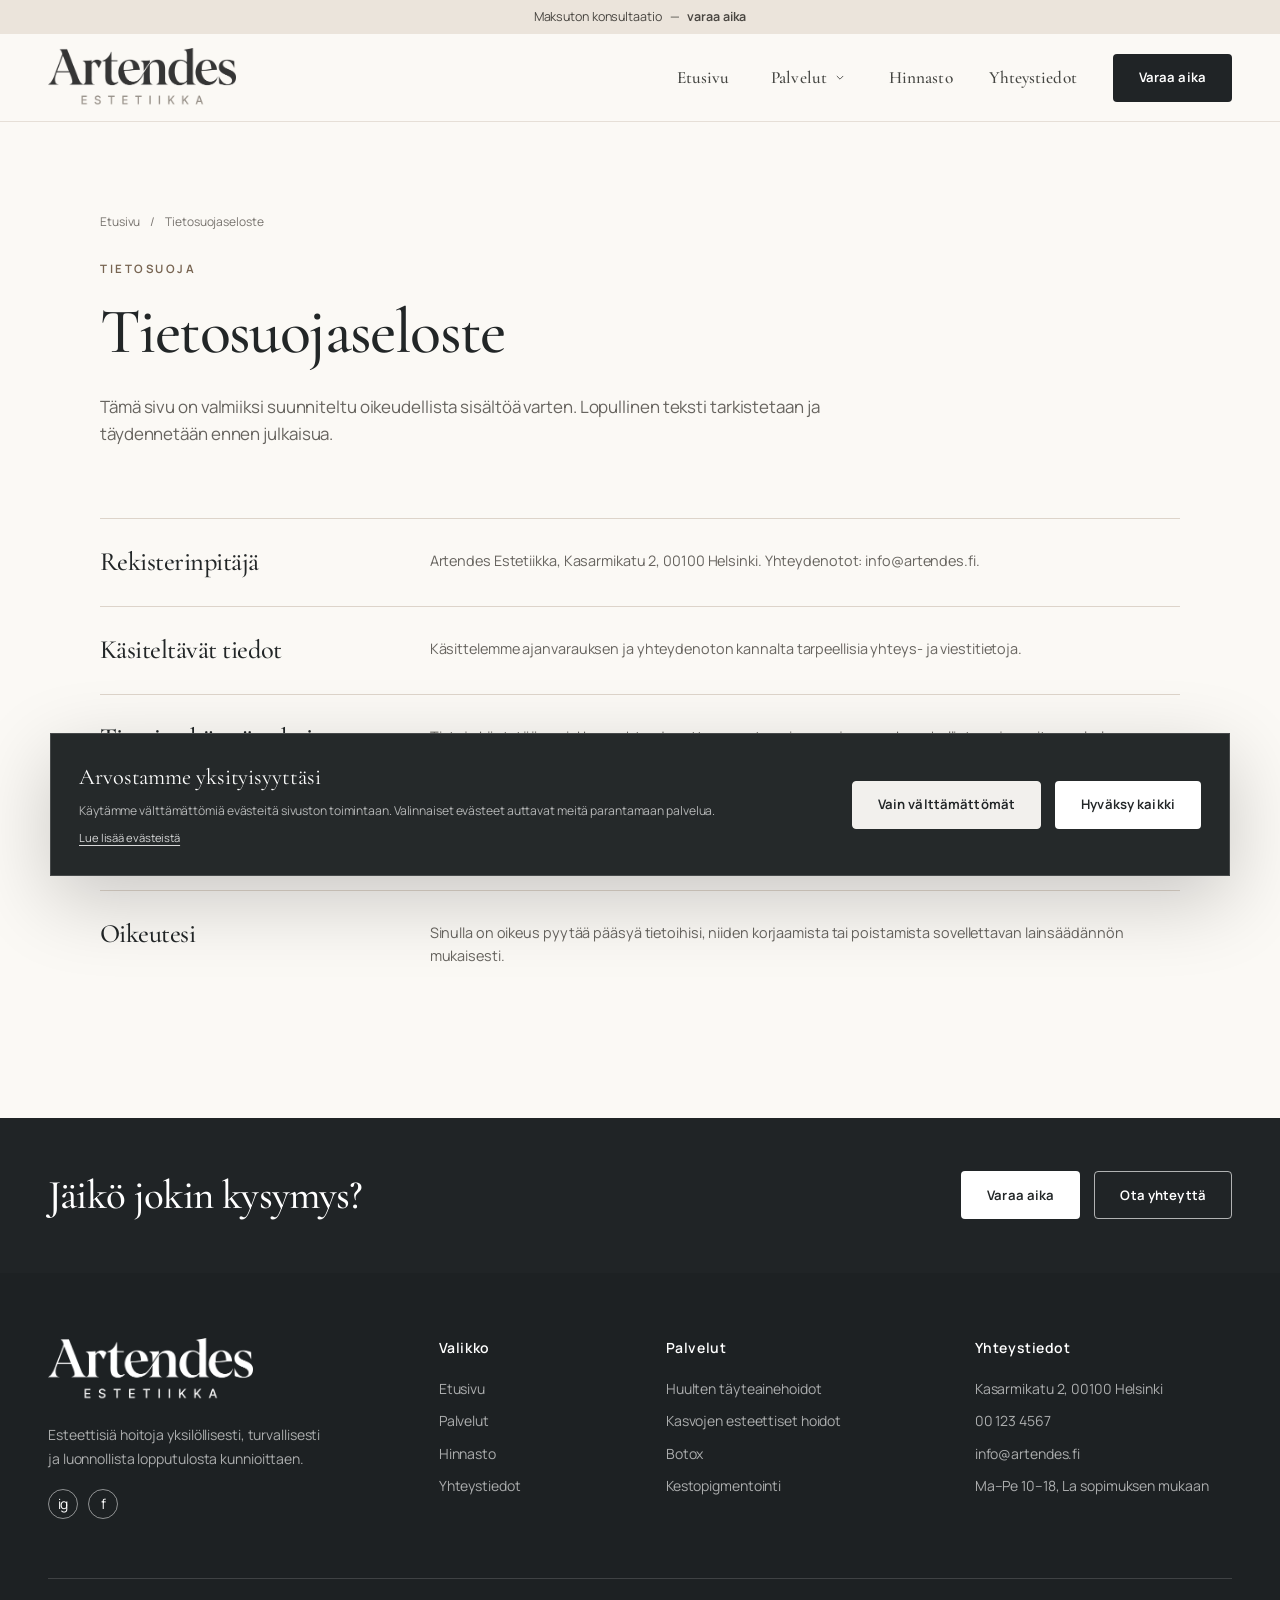
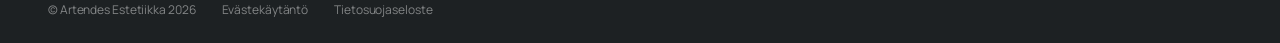
<file: tietosuoja.html>
<!doctype html>
<html lang="fi">

<head>
    <meta charset="utf-8">
    <meta name="viewport" content="width=device-width, initial-scale=1">
    <title>Tietosuojaseloste | Artendes Estetiikka</title>
    <meta name="description" content="Artendes Estetiikan tietosuojaseloste.">
    <link rel="icon" href="favicon.svg" type="image/svg+xml">
    <link rel="stylesheet" href="assets/css/style.css">
    <script src="assets/js/main.js" defer></script>
</head>

<body>
    <div class="site">
        <div class="announcement">Maksuton konsultaatio <span>—</span> <a href="maksuton-neuvonta.html">varaa aika</a></div>
        <header class="site-header">
            <div class="shell header-inner">
                <a class="logo " href="index.html" aria-label="Artendes Etusivu"><img src="assets/images/logo-dark.png" alt="Artendes Estetiikka" /></a><button class="menu-toggle" aria-label="Avaa valikko" aria-expanded="false"><svg aria-hidden="true" class="icon" width="24" height="24" viewBox="0 0 24 24" fill="none" stroke="currentColor" stroke-width="1.5" stroke-linecap="round" stroke-linejoin="round"><path d="M4 7h16M4 12h16M4 17h16"></path></svg></button>
                <nav class="main-nav " aria-label="Päävalikko"><a class="" href="index.html">Etusivu</a>
                    <div class="nav-dropdown"><button class="" aria-expanded="false" type="button">Palvelut<span class="nav-chevron"><svg aria-hidden="true" class="icon" width="14" height="14" viewBox="0 0 24 24" fill="none" stroke="currentColor" stroke-width="1.5" stroke-linecap="round" stroke-linejoin="round"><path d="m7 9 5 5 5-5"></path></svg></span></button>
                        <div class="dropdown-panel "><a href="palvelut.html">Kaikki palvelut</a><a href="huulten-tayteainehoidot.html">Huulten täyteainehoidot</a><a href="kasvojen-esteettiset-hoidot.html">Kasvojen esteettiset hoidot</a><a href="botox.html">Botox</a><a href="kestopigmentointi.html">Kestopigmentointi</a>
                            <a href="maksuton-neuvonta.html">Maksuton neuvonta</a>
                        </div>
                    </div><a class="" href="hinnasto.html">Hinnasto</a><a class="" href="yhteystiedot.html">Yhteystiedot</a><button class="button button--dark" data-booking-open="true" type="button">Varaa aika</button></nav>
            </div>
        </header>
        <main>
            <section class="legal-page">
                <div class="shell shell--narrow">
                    <div class="breadcrumbs"><a href="index.html">Etusivu</a><span>/</span><span>Tietosuojaseloste</span></div><span class="eyebrow">TIETOSUOJA</span>
                    <h1>Tietosuojaseloste</h1>
                    <p class="legal-lead">Tämä sivu on valmiiksi suunniteltu oikeudellista sisältöä varten. Lopullinen teksti tarkistetaan ja täydennetään ennen julkaisua.</p>
                    <article>
                        <h2>Rekisterinpitäjä</h2>
                        <p>Artendes Estetiikka, Kasarmikatu 2, 00100 Helsinki. Yhteydenotot: info@artendes.fi.</p>
                    </article>
                    <article>
                        <h2>Käsiteltävät tiedot</h2>
                        <p>Käsittelemme ajanvarauksen ja yhteydenoton kannalta tarpeellisia yhteys- ja viestitietoja.</p>
                    </article>
                    <article>
                        <h2>Tietojen käyttötarkoitus</h2>
                        <p>Tietoja käytetään asiakkaan yhteydenottoon vastaamiseen, ajanvarauksen hallintaan ja sovitun palvelun toteuttamiseen.</p>
                    </article>
                    <article>
                        <h2>Tietojen säilytys</h2>
                        <p>Tietoja säilytetään vain niin kauan kuin palvelun toteuttaminen ja lakisääteiset velvollisuudet edellyttävät.</p>
                    </article>
                    <article>
                        <h2>Oikeutesi</h2>
                        <p>Sinulla on oikeus pyytää pääsyä tietoihisi, niiden korjaamista tai poistamista sovellettavan lainsäädännön mukaisesti.</p>
                    </article>
                </div>
            </section>
            <section class="final-cta">
                <div class="shell">
                    <h2>Jäikö jokin kysymys?</h2>
                    <div class="button-row"><button class="button button--light" data-booking-open="true" type="button">Varaa aika</button><a class="button button--outline-light" href="yhteystiedot.html">Ota yhteyttä</a></div>
                </div>
            </section>
        </main>
        <footer class="footer">
            <div class="shell footer-grid">
                <div>
                    <a class="logo logo--inverse" href="index.html" aria-label="Artendes Etusivu"><img src="assets/images/logo-light.png" alt="Artendes Estetiikka" /></a>
                    <p>Esteettisiä hoitoja yksilöllisesti, turvallisesti ja luonnollista lopputulosta kunnioittaen.</p>
                    <div class="socials" aria-label="Sosiaalinen media"><a href="#" aria-label="Instagram">ig</a><a href="#" aria-label="Facebook">f</a></div>
                </div>
                <div>
                    <h3>Valikko</h3><a href="index.html">Etusivu</a><a href="palvelut.html">Palvelut</a><a href="hinnasto.html">Hinnasto</a><a href="yhteystiedot.html">Yhteystiedot</a></div>
                <div>
                    <h3>Palvelut</h3><a href="huulten-tayteainehoidot.html">Huulten täyteainehoidot</a><a href="kasvojen-esteettiset-hoidot.html">Kasvojen esteettiset hoidot</a><a href="botox.html">Botox</a><a href="kestopigmentointi.html">Kestopigmentointi</a></div>
                <div>
                    <h3>Yhteystiedot</h3>
                    <p>Kasarmikatu 2, 00100 Helsinki</p><a href="tel:001234567">00 123 4567</a><a href="mailto:info@artendes.fi">info@artendes.fi</a>
                    <p>Ma–Pe 10–18, La sopimuksen mukaan</p>
                </div>
            </div>
            <div class="shell footer-bottom"><span>© Artendes Estetiikka 2026</span><a href="evastekaytanto.html">Evästekäytäntö</a><a href="tietosuoja.html">Tietosuojaseloste</a></div>
        </footer>
    </div>

    <div class="modal-backdrop is-hidden" data-booking-modal role="presentation">
        <div class="booking-modal" role="dialog" aria-modal="true" aria-labelledby="booking-title">
            <button class="modal-close" type="button" aria-label="Sulje" data-booking-close>×</button>
            <div data-modal-form>
                <span class="eyebrow">AJANVARAUS</span>
                <h2 id="booking-title">Varaa aika</h2>
                <p>Jätä yhteystietosi ja toivomasi palvelu. Vahvistamme ajan henkilökohtaisesti.</p>
                <form class="contact-form contact-form--compact">
                    <label>
            <span>Nimi</span>
            <input name="name" required autocomplete="name" placeholder="Etunimi Sukunimi">
          </label>
                    <label>
            <span>Puhelinnumero</span>
            <input name="phone" type="tel" autocomplete="tel" placeholder="00 123 4567">
          </label>
                    <label class="span-2">
            <span>Sähköposti</span>
            <input name="email" type="email" required autocomplete="email" placeholder="nimi@esimerkki.fi">
          </label>
                    <label class="span-2">
            <span>Aihe</span>
            <select name="subject" required>
              <option value="" selected disabled>Valitse aihe</option>
              <option>Huulten täyteainehoidot</option>
              <option>Kasvojen esteettiset hoidot</option>
              <option>Botox</option>
              <option>Kestopigmentointi</option>
              <option>Maksuton neuvonta</option>
              <option>Muu kysymys</option>
            </select>
          </label>
                    <label class="checkbox span-2">
            <input type="checkbox" required>
            <span>Hyväksyn tietojeni käsittelyn tietosuojaselosteen mukaisesti.</span>
          </label>
                    <button class="button button--dark span-2" type="submit">Lähetä varauspyyntö</button>
                </form>
            </div>
            <div class="form-success is-hidden" data-modal-success>
                <svg aria-hidden="true" class="icon" width="42" height="42" viewBox="0 0 24 24" fill="none" stroke="currentColor" stroke-width="1.5" stroke-linecap="round" stroke-linejoin="round">
          <path d="m5 12 4 4L19 6"></path>
        </svg>
                <h2>Kiitos yhteydenotostasi</h2>
                <p>Olemme sinuun yhteydessä mahdollisimman pian.</p>
                <button class="button button--dark" type="button" data-booking-close>Sulje</button>
            </div>
        </div>
    </div>
    <aside class="cookie-banner is-hidden" data-cookie-banner aria-label="Evästeasetukset">
        <div>
            <strong>Arvostamme yksityisyyttäsi</strong>
            <p>Käytämme välttämättömiä evästeitä sivuston toimintaan. Valinnaiset evästeet auttavat meitä parantamaan palvelua.</p>
            <a href="evastekaytanto.html">Lue lisää evästeistä</a>
        </div>
        <div class="button-row">
            <button class="button button--outline-light" type="button" data-cookie-choice="necessary">Vain välttämättömät</button>
            <button class="button button--light" type="button" data-cookie-choice="all">Hyväksy kaikki</button>
        </div>
    </aside>
</body>

</html>
</file>
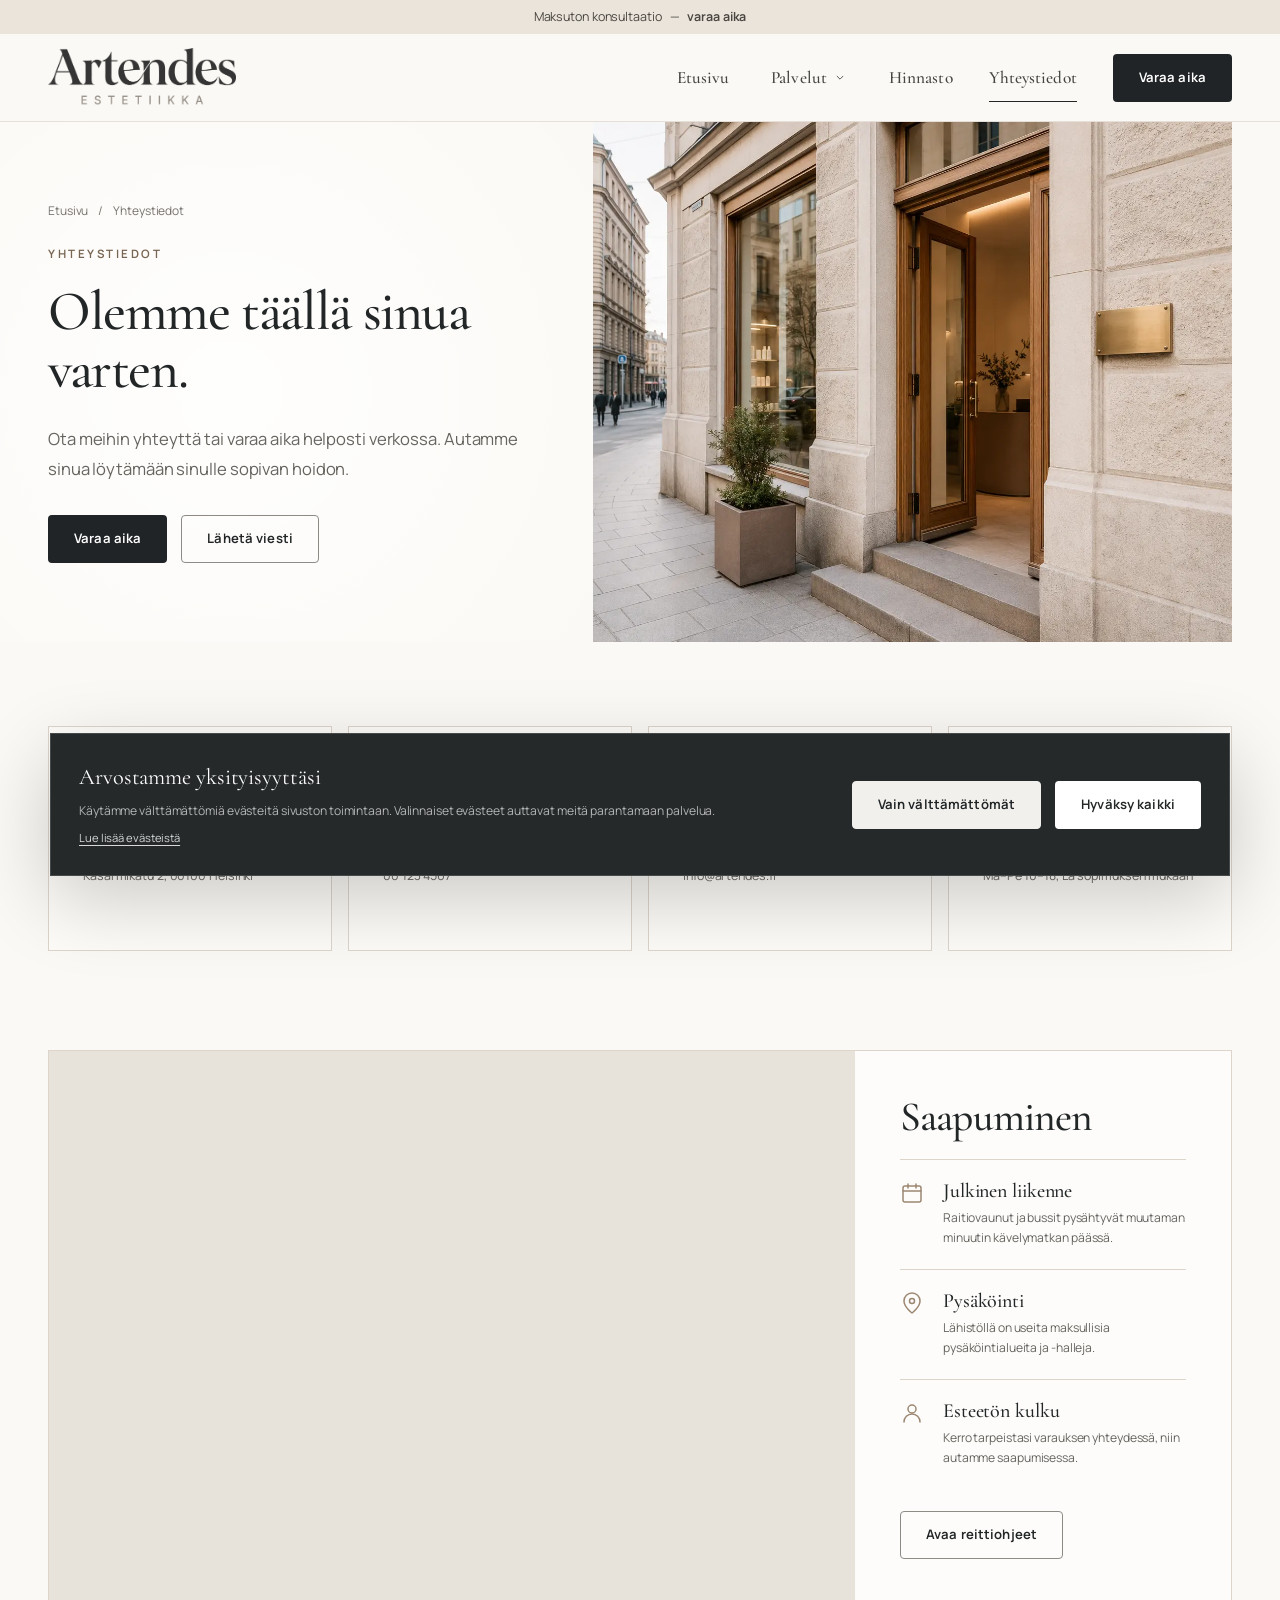
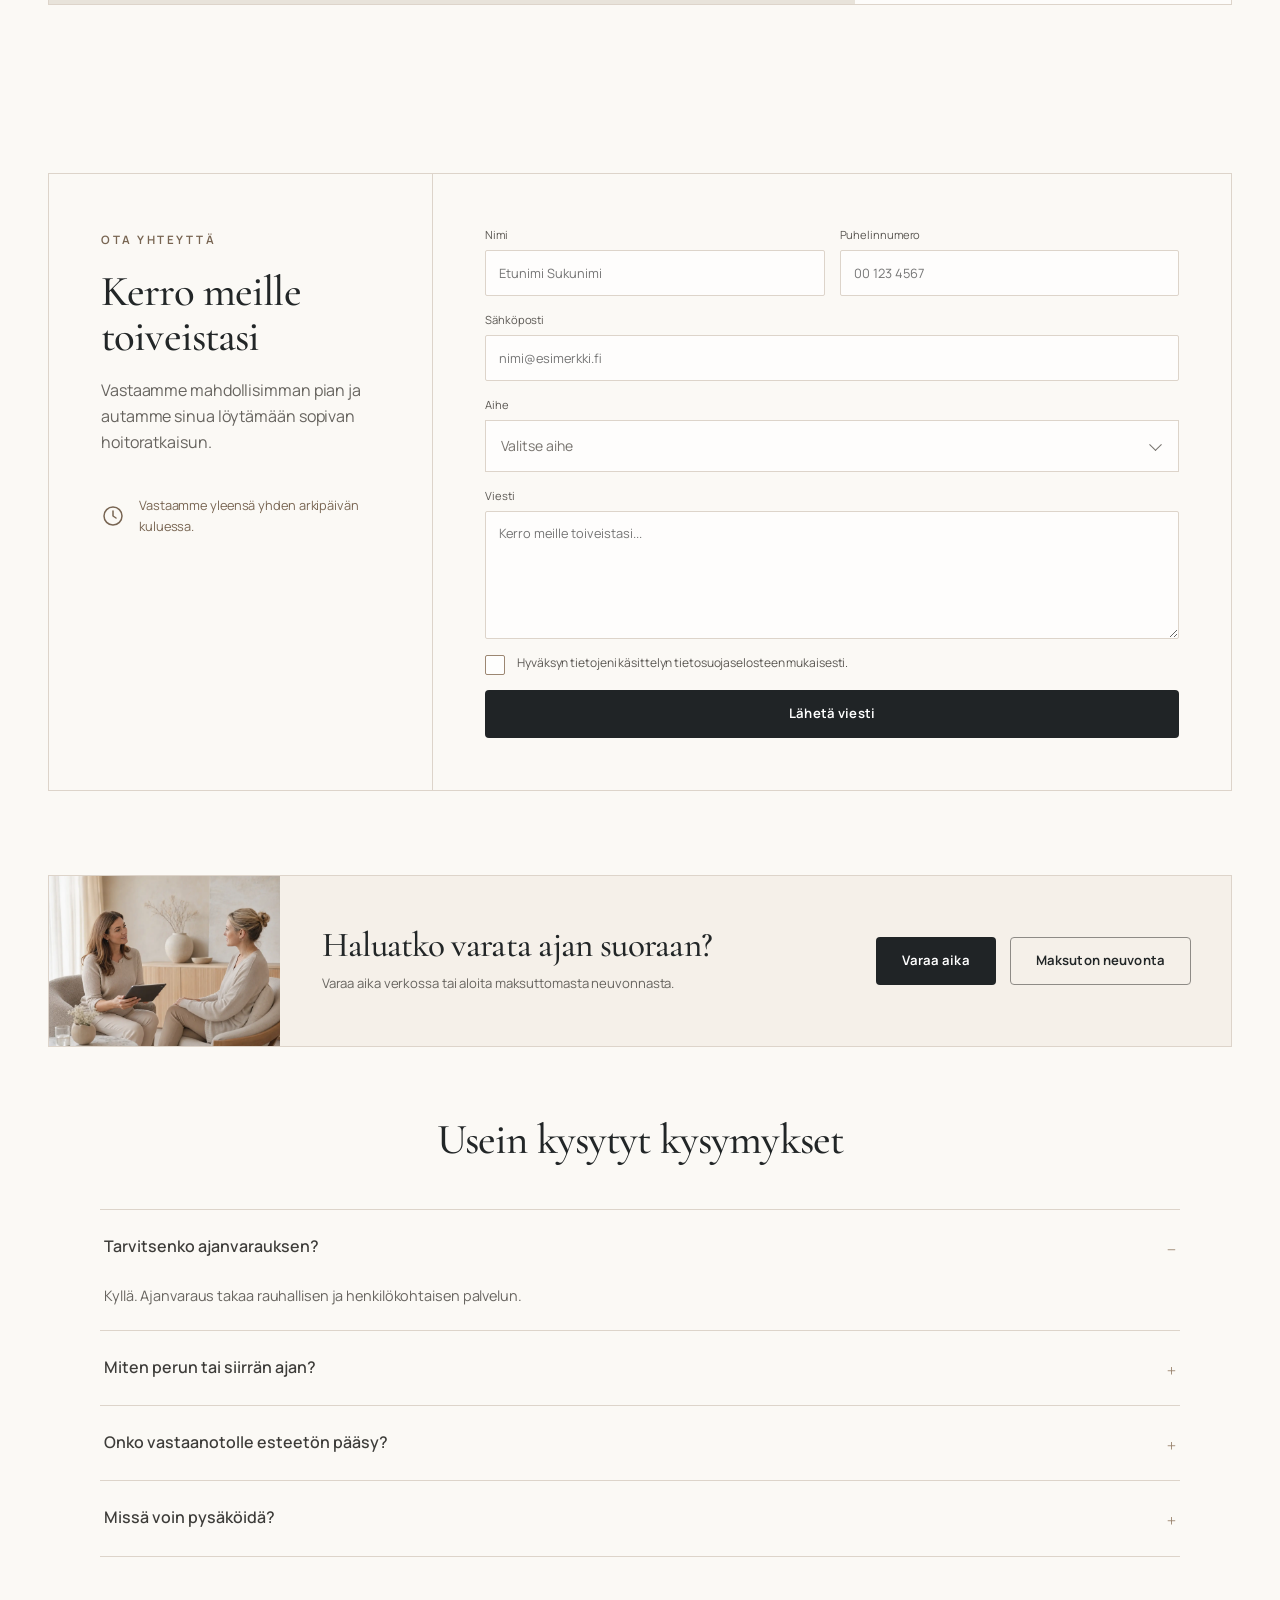
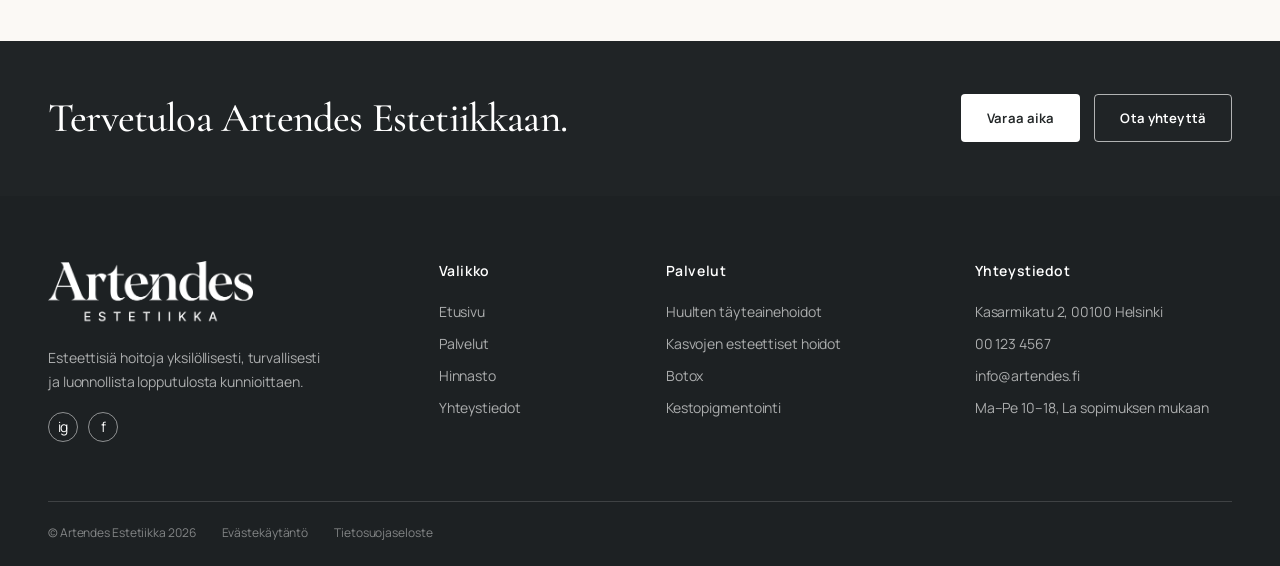
<file: yhteystiedot.html>
<!doctype html>
<html lang="fi">

<head>
    <meta charset="utf-8">
    <meta name="viewport" content="width=device-width, initial-scale=1">
    <title>Yhteystiedot | Artendes Estetiikka</title>
    <meta name="description" content="Artendes Estetiikan yhteystiedot, aukioloajat ja yhteydenottolomake.">
    <link rel="icon" href="favicon.svg" type="image/svg+xml">
    <link rel="stylesheet" href="assets/css/style.css">
    <script src="assets/js/main.js" defer></script>
</head>

<body>
    <div class="site">
        <div class="announcement">Maksuton konsultaatio <span>—</span> <a href="maksuton-neuvonta.html">varaa aika</a></div>
        <header class="site-header">
            <div class="shell header-inner">
                <a class="logo " href="index.html" aria-label="Artendes Etusivu"><img src="assets/images/logo-dark.png" alt="Artendes Estetiikka" /></a><button class="menu-toggle" aria-label="Avaa valikko" aria-expanded="false"><svg aria-hidden="true" class="icon" width="24" height="24" viewBox="0 0 24 24" fill="none" stroke="currentColor" stroke-width="1.5" stroke-linecap="round" stroke-linejoin="round"><path d="M4 7h16M4 12h16M4 17h16"></path></svg></button>
                <nav class="main-nav " aria-label="Päävalikko"><a class="" href="index.html">Etusivu</a>
                    <div class="nav-dropdown"><button class="" aria-expanded="false" type="button">Palvelut<span class="nav-chevron"><svg aria-hidden="true" class="icon" width="14" height="14" viewBox="0 0 24 24" fill="none" stroke="currentColor" stroke-width="1.5" stroke-linecap="round" stroke-linejoin="round"><path d="m7 9 5 5 5-5"></path></svg></span></button>
                        <div class="dropdown-panel "><a href="palvelut.html">Kaikki palvelut</a><a href="huulten-tayteainehoidot.html">Huulten täyteainehoidot</a><a href="kasvojen-esteettiset-hoidot.html">Kasvojen esteettiset hoidot</a><a href="botox.html">Botox</a><a href="kestopigmentointi.html">Kestopigmentointi</a>
                            <a href="maksuton-neuvonta.html">Maksuton neuvonta</a>
                        </div>
                    </div><a class="" href="hinnasto.html">Hinnasto</a><a class="active" href="yhteystiedot.html">Yhteystiedot</a><button class="button button--dark" data-booking-open="true" type="button">Varaa aika</button></nav>
            </div>
        </header>
        <main>
            <section class="hero hero--compact">
                <div class="shell hero-grid">
                    <div class="hero-copy reveal">
                        <div class="breadcrumbs"><a href="index.html">Etusivu</a><span>/</span><span>Yhteystiedot</span></div><span class="eyebrow">YHTEYSTIEDOT</span>
                        <h1>Olemme täällä sinua varten.</h1>
                        <p>Ota meihin yhteyttä tai varaa aika helposti verkossa. Autamme sinua löytämään sinulle sopivan hoidon.</p>
                        <div class="button-row"><button class="button button--dark" data-booking-open="true" type="button">Varaa aika</button><a class="button button--outline" href="#yhteydenotto">Lähetä viesti</a></div>
                    </div>
                    <div class="hero-media reveal"><img src="assets/images/contact-exterior-v3.webp" alt="" /></div>
                </div>
            </section>
            <section class="section contact-cards">
                <div class="shell contact-card-grid"><a class="contact-info-card reveal" href="#kartta"><svg aria-hidden="true" class="icon" width="34" height="34" viewBox="0 0 24 24" fill="none" stroke="currentColor" stroke-width="1.5" stroke-linecap="round" stroke-linejoin="round"><path d="M20 10c0 6-8 12-8 12S4 16 4 10a8 8 0 1 1 16 0Z"></path><circle cx="12" cy="10" r="2.5"></circle></svg><h2>Osoite</h2><p>Kasarmikatu 2, 00100 Helsinki</p></a>
                    <a class="contact-info-card reveal" href="tel:001234567"><svg aria-hidden="true" class="icon" width="34" height="34" viewBox="0 0 24 24" fill="none" stroke="currentColor" stroke-width="1.5" stroke-linecap="round" stroke-linejoin="round"><path d="M22 16.9v3a2 2 0 0 1-2.2 2 19.8 19.8 0 0 1-8.6-3.1 19.5 19.5 0 0 1-6-6A19.8 19.8 0 0 1 2.1 4.2 2 2 0 0 1 4.1 2h3a2 2 0 0 1 2 1.7c.1 1 .4 2 .7 2.8a2 2 0 0 1-.4 2.1L8.1 9.9a16 16 0 0 0 6 6l1.3-1.3a2 2 0 0 1 2.1-.4c.9.3 1.8.6 2.8.7A2 2 0 0 1 22 16.9Z"></path></svg>
                    <h2>Puhelin</h2>
                    <p>00 123 4567</p>
                    </a><a class="contact-info-card reveal" href="mailto:info@artendes.fi"><svg aria-hidden="true" class="icon" width="34" height="34" viewBox="0 0 24 24" fill="none" stroke="currentColor" stroke-width="1.5" stroke-linecap="round" stroke-linejoin="round"><rect x="3" y="5" width="18" height="14" rx="2"></rect><path d="m3 7 9 6 9-6"></path></svg><h2>Sähköposti</h2><p>info@artendes.fi</p></a>
                    <a class="contact-info-card reveal" href="#"><svg aria-hidden="true" class="icon" width="34" height="34" viewBox="0 0 24 24" fill="none" stroke="currentColor" stroke-width="1.5" stroke-linecap="round" stroke-linejoin="round"><circle cx="12" cy="12" r="9"></circle><path d="M12 7v5l3 2"></path></svg>
                        <h2>Aukioloajat</h2>
                        <p>Ma–Pe 10–18, La sopimuksen mukaan</p>
                        </a>
                </div>
            </section>
            <section class="section map-section" id="kartta">
                <div class="shell map-layout">
                    <div class="google-map google-map--large"><iframe title="Artendes Estetiikka – Kasarmikatu 2, Helsinki" src="https://www.google.com/maps?q=Kasarmikatu+2,+00100+Helsinki&amp;output=embed" loading="lazy" allowFullScreen="" referrerPolicy="no-referrer-when-downgrade"></iframe></div>
                    <div class="arrival">
                        <h2>Saapuminen</h2>
                        <div class="arrival-item"><svg aria-hidden="true" class="icon" width="24" height="24" viewBox="0 0 24 24" fill="none" stroke="currentColor" stroke-width="1.5" stroke-linecap="round" stroke-linejoin="round"><rect x="3" y="5" width="18" height="16" rx="2"></rect><path d="M16 3v4M8 3v4M3 10h18"></path></svg>
                            <div>
                                <h3>Julkinen liikenne</h3>
                                <p>Raitiovaunut ja bussit pysähtyvät muutaman minuutin kävelymatkan päässä.</p>
                            </div>
                        </div>
                        <div class="arrival-item"><svg aria-hidden="true" class="icon" width="24" height="24" viewBox="0 0 24 24" fill="none" stroke="currentColor" stroke-width="1.5" stroke-linecap="round" stroke-linejoin="round"><path d="M20 10c0 6-8 12-8 12S4 16 4 10a8 8 0 1 1 16 0Z"></path><circle cx="12" cy="10" r="2.5"></circle></svg>
                            <div>
                                <h3>Pysäköinti</h3>
                                <p>Lähistöllä on useita maksullisia pysäköintialueita ja -halleja.</p>
                            </div>
                        </div>
                        <div class="arrival-item"><svg aria-hidden="true" class="icon" width="24" height="24" viewBox="0 0 24 24" fill="none" stroke="currentColor" stroke-width="1.5" stroke-linecap="round" stroke-linejoin="round"><circle cx="12" cy="8" r="4"></circle><path d="M4 21a8 8 0 0 1 16 0"></path></svg>
                            <div>
                                <h3>Esteetön kulku</h3>
                                <p>Kerro tarpeistasi varauksen yhteydessä, niin autamme saapumisessa.</p>
                            </div>
                        </div><a class="button button--outline" href="https://www.google.com/maps/search/?api=1&amp;query=Kasarmikatu+2,+00100+Helsinki" target="_blank" rel="noreferrer">Avaa reittiohjeet</a></div>
                </div>
            </section>
            <section class="section" id="yhteydenotto">
                <div class="shell contact-form-layout">
                    <div><span class="eyebrow">OTA YHTEYTTÄ</span>
                        <h2>Kerro meille toiveistasi</h2>
                        <p>Vastaamme mahdollisimman pian ja autamme sinua löytämään sopivan hoitoratkaisun.</p>
                        <div class="response-time"><svg aria-hidden="true" class="icon" width="24" height="24" viewBox="0 0 24 24" fill="none" stroke="currentColor" stroke-width="1.5" stroke-linecap="round" stroke-linejoin="round"><circle cx="12" cy="12" r="9"></circle><path d="M12 7v5l3 2"></path></svg><span>Vastaamme yleensä yhden arkipäivän kuluessa.</span></div>
                    </div>
                    <form class="contact-form "><label><span>Nimi</span><input required="" autoComplete="name" placeholder="Etunimi Sukunimi" name="name"/></label><label><span>Puhelinnumero</span><input type="tel" autoComplete="tel" placeholder="00 123 4567" name="phone"/></label>
                        <label class="span-2"><span>Sähköposti</span><input type="email" required="" autoComplete="email" placeholder="nimi@esimerkki.fi" name="email" /></label><label class="span-2"><span>Aihe</span><select name="subject"><option value="" disabled="" selected="">Valitse aihe</option><option>Huulten täyteainehoidot</option><option>Kasvojen esteettiset hoidot</option><option>Botox</option><option>Kestopigmentointi</option><option>Maksuton neuvonta</option><option>Muu kysymys</option></select></label>
                        <label class="span-2"><span>Viesti</span><textarea name="message" rows="5" placeholder="Kerro meille toiveistasi..."></textarea></label><label class="checkbox span-2"><input type="checkbox" required=""/><span>Hyväksyn tietojeni käsittelyn tietosuojaselosteen mukaisesti.</span></label>
                        <button class="button button--dark span-2" type="submit">Lähetä viesti</button>
                    </form>
                </div>
            </section>
            <div class="shell">
                <section class="direct-booking reveal"><img src="assets/images/consultation.webp" alt="" />
                    <div>
                        <h2>Haluatko varata ajan suoraan?</h2>
                        <p>Varaa aika verkossa tai aloita maksuttomasta neuvonnasta.</p>
                    </div>
                    <div class="button-row"><button class="button button--dark" data-booking-open="true" type="button">Varaa aika</button><a class="button button--outline" href="maksuton-neuvonta.html">Maksuton neuvonta</a></div>
                </section>
            </div>
            <section class="section faq-section">
                <div class="shell shell--narrow">
                    <div class="section-heading section-heading--center reveal">
                        <h2>Usein kysytyt kysymykset</h2>
                    </div>
                    <div class="faq-list">
                        <div class="faq-item is-open"><button type="button" aria-expanded="true"><span>Tarvitsenko ajanvarauksen?</span><span>−</span></button>
                            <div class="faq-answer">
                                <p>Kyllä. Ajanvaraus takaa rauhallisen ja henkilökohtaisen palvelun.</p>
                            </div>
                        </div>
                        <div class="faq-item "><button type="button" aria-expanded="false"><span>Miten perun tai siirrän ajan?</span><span>+</span></button>
                            <div class="faq-answer">
                                <p>Ota meihin yhteyttä mahdollisimman aikaisin puhelimitse tai sähköpostitse.</p>
                            </div>
                        </div>
                        <div class="faq-item "><button type="button" aria-expanded="false"><span>Onko vastaanotolle esteetön pääsy?</span><span>+</span></button>
                            <div class="faq-answer">
                                <p>Tilojen esteettömyys vahvistetaan ajanvarauksen yhteydessä.</p>
                            </div>
                        </div>
                        <div class="faq-item "><button type="button" aria-expanded="false"><span>Missä voin pysäköidä?</span><span>+</span></button>
                            <div class="faq-answer">
                                <p>Lähistöllä on useita pysäköintialueita ja -halleja.</p>
                            </div>
                        </div>
                    </div>
                </div>
            </section>
            <section class="final-cta">
                <div class="shell">
                    <h2>Tervetuloa Artendes Estetiikkaan.</h2>
                    <div class="button-row"><button class="button button--light" data-booking-open="true" type="button">Varaa aika</button><a class="button button--outline-light" href="yhteystiedot.html">Ota yhteyttä</a></div>
                </div>
            </section>
        </main>
        <footer class="footer">
            <div class="shell footer-grid">
                <div>
                    <a class="logo logo--inverse" href="index.html" aria-label="Artendes Etusivu"><img src="assets/images/logo-light.png" alt="Artendes Estetiikka" /></a>
                    <p>Esteettisiä hoitoja yksilöllisesti, turvallisesti ja luonnollista lopputulosta kunnioittaen.</p>
                    <div class="socials" aria-label="Sosiaalinen media"><a href="#" aria-label="Instagram">ig</a><a href="#" aria-label="Facebook">f</a></div>
                </div>
                <div>
                    <h3>Valikko</h3><a href="index.html">Etusivu</a><a href="palvelut.html">Palvelut</a><a href="hinnasto.html">Hinnasto</a><a href="yhteystiedot.html">Yhteystiedot</a></div>
                <div>
                    <h3>Palvelut</h3><a href="huulten-tayteainehoidot.html">Huulten täyteainehoidot</a><a href="kasvojen-esteettiset-hoidot.html">Kasvojen esteettiset hoidot</a><a href="botox.html">Botox</a><a href="kestopigmentointi.html">Kestopigmentointi</a></div>
                <div>
                    <h3>Yhteystiedot</h3>
                    <p>Kasarmikatu 2, 00100 Helsinki</p><a href="tel:001234567">00 123 4567</a><a href="mailto:info@artendes.fi">info@artendes.fi</a>
                    <p>Ma–Pe 10–18, La sopimuksen mukaan</p>
                </div>
            </div>
            <div class="shell footer-bottom"><span>© Artendes Estetiikka 2026</span><a href="evastekaytanto.html">Evästekäytäntö</a><a href="tietosuoja.html">Tietosuojaseloste</a></div>
        </footer>
    </div>

    <div class="modal-backdrop is-hidden" data-booking-modal role="presentation">
        <div class="booking-modal" role="dialog" aria-modal="true" aria-labelledby="booking-title">
            <button class="modal-close" type="button" aria-label="Sulje" data-booking-close>×</button>
            <div data-modal-form>
                <span class="eyebrow">AJANVARAUS</span>
                <h2 id="booking-title">Varaa aika</h2>
                <p>Jätä yhteystietosi ja toivomasi palvelu. Vahvistamme ajan henkilökohtaisesti.</p>
                <form class="contact-form contact-form--compact">
                    <label>
            <span>Nimi</span>
            <input name="name" required autocomplete="name" placeholder="Etunimi Sukunimi">
          </label>
                    <label>
            <span>Puhelinnumero</span>
            <input name="phone" type="tel" autocomplete="tel" placeholder="00 123 4567">
          </label>
                    <label class="span-2">
            <span>Sähköposti</span>
            <input name="email" type="email" required autocomplete="email" placeholder="nimi@esimerkki.fi">
          </label>
                    <label class="span-2">
            <span>Aihe</span>
            <select name="subject" required>
              <option value="" selected disabled>Valitse aihe</option>
              <option>Huulten täyteainehoidot</option>
              <option>Kasvojen esteettiset hoidot</option>
              <option>Botox</option>
              <option>Kestopigmentointi</option>
              <option>Maksuton neuvonta</option>
              <option>Muu kysymys</option>
            </select>
          </label>
                    <label class="checkbox span-2">
            <input type="checkbox" required>
            <span>Hyväksyn tietojeni käsittelyn tietosuojaselosteen mukaisesti.</span>
          </label>
                    <button class="button button--dark span-2" type="submit">Lähetä varauspyyntö</button>
                </form>
            </div>
            <div class="form-success is-hidden" data-modal-success>
                <svg aria-hidden="true" class="icon" width="42" height="42" viewBox="0 0 24 24" fill="none" stroke="currentColor" stroke-width="1.5" stroke-linecap="round" stroke-linejoin="round">
          <path d="m5 12 4 4L19 6"></path>
        </svg>
                <h2>Kiitos yhteydenotostasi</h2>
                <p>Olemme sinuun yhteydessä mahdollisimman pian.</p>
                <button class="button button--dark" type="button" data-booking-close>Sulje</button>
            </div>
        </div>
    </div>
    <aside class="cookie-banner is-hidden" data-cookie-banner aria-label="Evästeasetukset">
        <div>
            <strong>Arvostamme yksityisyyttäsi</strong>
            <p>Käytämme välttämättömiä evästeitä sivuston toimintaan. Valinnaiset evästeet auttavat meitä parantamaan palvelua.</p>
            <a href="evastekaytanto.html">Lue lisää evästeistä</a>
        </div>
        <div class="button-row">
            <button class="button button--outline-light" type="button" data-cookie-choice="necessary">Vain välttämättömät</button>
            <button class="button button--light" type="button" data-cookie-choice="all">Hyväksy kaikki</button>
        </div>
    </aside>
</body>

</html>
</file>
<file: assets/css/style.css>
@font-face{font-family:Artendes Serif;src:url(../fonts/cormorant-garamond-variable.woff2)format("woff2");font-style:normal;font-weight:300 700;font-display:swap}@font-face{font-family:Artendes Sans;src:url(../fonts/manrope-variable.woff2)format("woff2");font-style:normal;font-weight:200 800;font-display:swap}:root{--paper:#fbf9f5;--paper-soft:#f5f0e9;--paper-deep:#ebe2d7;--ink:#222627;--muted:#67645f;--taupe:#9c8772;--taupe-dark:#786552;--line:#ddd4ca;--charcoal:#202426;--white:#fff;--serif:"Artendes Serif", "Iowan Old Style", "Baskerville", "Times New Roman", serif;--sans:"Artendes Sans", "Avenir Next", "Segoe UI", Arial, sans-serif;--shell:min(1320px, calc(100vw - 96px));--radius:4px;--shadow:0 18px 55px #3d342b14}*{box-sizing:border-box}html{scroll-behavior:smooth}body{background:var(--paper);color:var(--ink);font-family:var(--sans);letter-spacing:-.006em;-webkit-font-smoothing:antialiased;margin:0;font-size:16px;line-height:1.62}body.modal-open{overflow:hidden}button,input,textarea,select{font:inherit}button,a{-webkit-tap-highlight-color:transparent}button{color:inherit}a{color:inherit;text-decoration:none}img{max-width:100%;display:block}h1,h2,h3,p{margin-top:0}h1,h2,h3{font-family:var(--serif);font-weight:500;line-height:1.03}h1{letter-spacing:-.025em;margin-bottom:26px;font-size:clamp(3.5rem,5vw,5.8rem)}h2{letter-spacing:-.02em;margin-bottom:20px;font-size:clamp(2.45rem,3.35vw,4rem)}h3{font-size:1.55rem}p{color:var(--muted)}.site{min-height:100vh;overflow:hidden}.shell{width:var(--shell);margin-inline:auto}.shell--narrow{max-width:1080px}.section{padding:84px 0}.eyebrow{color:var(--taupe-dark);letter-spacing:.22em;text-transform:uppercase;margin-bottom:20px;font-size:.72rem;font-weight:650;display:inline-block}.icon{flex:none}.announcement{color:#494641;text-align:center;background:#ebe4db;height:34px;font-size:.78rem;line-height:34px}.announcement span{padding:0 5px}.announcement a{font-weight:650}.site-header{z-index:40;background:#fbf9f5f5;border-bottom:1px solid #ddd4cab3;height:88px;position:relative}.header-inner{justify-content:space-between;align-items:center;height:100%;display:flex}.logo{color:var(--ink);flex-direction:column;line-height:1;display:inline-flex}.logo>span{font-family:var(--serif);letter-spacing:-.025em;font-size:2.35rem;font-weight:520}.logo>small{letter-spacing:.48em;margin-top:7px;padding-left:5px;font-size:.58rem;font-weight:600}.logo--inverse{color:var(--white)}.main-nav{align-items:center;gap:36px;height:100%;display:flex}.main-nav>a,.nav-dropdown>button{color:#454642;cursor:pointer;height:100%;font-family:var(--serif);letter-spacing:.005em;background:0 0;border:0;align-items:center;font-size:1.08rem;font-weight:540;line-height:1;display:inline-flex;position:relative}.main-nav>a:not(.button):after,.nav-dropdown>button:after{background:var(--ink);content:"";height:1px;transition:transform .18s;position:absolute;bottom:19px;left:0;right:0;transform:scaleX(0)}.main-nav>a:hover:after,.main-nav>a.active:after,.nav-dropdown>button:hover:after,.nav-dropdown>button.active:after{transform:scaleX(1)}.nav-dropdown{height:100%;position:relative}.nav-chevron{justify-content:center;align-items:center;width:14px;height:14px;margin-left:6px;transition:transform .18s;display:inline-flex}.nav-chevron .icon{display:block}.nav-dropdown>button[aria-expanded=true] .nav-chevron{transform:rotate(180deg)}.dropdown-panel{border:1px solid var(--line);background:var(--paper);width:315px;box-shadow:var(--shadow);opacity:0;pointer-events:none;padding:14px;transition:all .18s;display:grid;position:absolute;top:76px;left:50%;transform:translate(-50%,8px)}.dropdown-panel a{color:#4d4b47;font-family:var(--serif);padding:12px 14px;font-size:1.03rem;font-weight:500}.dropdown-panel a:first-child{border-bottom:1px solid var(--line);font-weight:650}.dropdown-panel a:hover{background:var(--paper-soft)}.nav-dropdown:hover .dropdown-panel,.dropdown-panel.is-open{opacity:1;pointer-events:auto;transform:translate(-50%)}.menu-toggle{border:1px solid var(--line);background:0 0;justify-content:center;align-items:center;width:44px;height:44px;display:none}.button{border-radius:var(--radius);cursor:pointer;min-height:48px;font-family:var(--sans);letter-spacing:.01em;border:1px solid #0000;justify-content:center;align-items:center;padding:0 25px;font-size:.82rem;font-weight:650;line-height:1;transition:background .18s,color .18s,border-color .18s,transform .18s;display:inline-flex}.button:hover{transform:translateY(-2px)}.button--dark{background:var(--charcoal)!important;color:var(--white)!important}.button--dark:hover{background:#353a3c!important}.button--outline{color:var(--ink);background:0 0;border-color:#8e8b86}.button--outline:hover{border-color:var(--ink);background:var(--white)}.button--taupe{background:var(--taupe);color:var(--white)}.button--taupe:hover{background:var(--taupe-dark)}.button--light{background:var(--white);color:var(--ink)}.button--outline-light{color:var(--white);border-color:#ffffffa6}.button--outline-light:hover{border-color:var(--white);background:#ffffff14}.button-row{flex-wrap:wrap;gap:14px;display:flex}.hero{z-index:1;isolation:isolate;background:radial-gradient(circle at 18% 52%, #ffffffd9, transparent 42%), var(--paper);position:relative;overflow:hidden}.hero-grid{grid-template-columns:.92fr 1.08fr;min-height:520px;display:grid}.hero-copy{z-index:2;flex-direction:column;justify-content:center;align-items:flex-start;max-width:600px;padding:50px 64px 50px 0;display:flex;position:relative}.hero-copy p{max-width:515px;margin-bottom:31px;font-size:1.04rem;line-height:1.8}.hero-media{z-index:1;min-height:520px;position:relative;overflow:hidden}.hero-media:after{content:"";pointer-events:none;background:linear-gradient(90deg,#fbf9f514,#0000 22%);position:absolute;inset:0}.hero-media img{object-fit:cover;object-position:center 42%;width:100%;height:100%}.hero--compact .hero-grid,.hero--compact .hero-media{height:520px;min-height:450px}.hero--compact h1{font-size:clamp(3.3rem,4.35vw,5rem)}.breadcrumbs{color:#77736e;align-items:center;gap:10px;width:100%;margin-bottom:24px;padding:0;font-size:.75rem;display:flex}.breadcrumbs a:hover{color:var(--ink)}.trust-strip{z-index:20;border-block:1px solid var(--line);background:#f7f3edeb;position:relative}.trust-grid{grid-template-columns:repeat(3,1fr);display:grid}.trust-item{min-height:120px;color:var(--taupe);justify-content:center;align-items:center;gap:20px;padding:22px 40px;display:flex}.trust-item+.trust-item{border-left:1px solid var(--line)}.trust-item div{flex-direction:column;display:flex}.trust-item strong{color:#484641;font-family:var(--serif);font-size:1.18rem;font-weight:400;line-height:1.2}.trust-item span{color:#77736e;margin-top:5px;font-size:.76rem}.section-heading{margin-bottom:48px}.section-heading--center{text-align:center;max-width:760px;margin-left:auto;margin-right:auto}.section-heading--left{text-align:left}.section-heading p{max-width:680px;margin:0 auto}.service-cards{grid-template-columns:repeat(4,1fr);gap:20px;display:grid}.service-card{border:1px solid var(--line);background:#ffffff8f;min-width:0;transition:transform .22s,box-shadow .22s;overflow:hidden}.service-card:hover{box-shadow:var(--shadow);transform:translateY(-5px)}.service-card img{object-fit:cover;width:100%;height:205px}.service-card>div{padding:24px}.service-card h3{margin-bottom:11px;font-size:1.55rem}.service-card p{min-height:52px;margin-bottom:17px;font-size:.84rem}.text-link{align-items:center;gap:10px;font-size:.78rem;font-weight:650;display:inline-flex}.text-link .icon{transition:transform .18s}.text-link:hover .icon,.service-card:hover .text-link .icon{transform:translate(4px)}.consultation-banner{border:1px solid var(--line);background:#f1eae1;grid-template-columns:1.1fr .9fr;min-height:310px;display:grid;overflow:hidden}.consultation-copy{flex-direction:column;justify-content:center;align-items:flex-start;padding:52px 64px;display:flex}.consultation-copy h2{max-width:600px;font-size:clamp(2.6rem,3vw,3.6rem)}.consultation-copy p{max-width:560px}.consultation-banner>img{object-fit:cover;width:100%;height:100%}.values{padding-bottom:70px}.value-grid{grid-template-columns:repeat(3,1fr);display:grid}.value-item{text-align:center;padding:0 55px;position:relative}.value-item+.value-item{border-left:1px solid var(--line)}.value-item>span{color:#c7b7a7;font-family:var(--serif);font-size:3.7rem;display:block}.value-item h3{margin:8px 0 15px;font-size:1.55rem}.value-item p{font-size:.85rem}.works{padding-top:55px}.before-grid{grid-template-columns:repeat(3,1fr);gap:22px;display:grid}.before-card{grid-template-columns:1fr 1fr;display:grid;position:relative;overflow:hidden}.before-card>div{height:265px;position:relative;overflow:hidden}.before-card img{object-fit:cover;width:100%;height:100%}.before-card>div:nth-child(2) img{filter:brightness(1.03)saturate(1.04);transform:scale(1.02)}.before-card span{color:var(--white);background:#212527b8;padding:4px 9px;font-size:.65rem;position:absolute;bottom:11px;right:13px}.before-card h3{text-align:center;grid-column:1/-1;margin:0;padding:17px 0;font-size:1.28rem}.price-teaser{background:var(--paper-soft)}.price-teaser-grid{border:1px solid var(--line);background:var(--paper);grid-template-columns:1fr .8fr;display:grid;overflow:hidden}.price-teaser-grid>div{padding:64px}.price-teaser-grid h2{margin-bottom:35px}.price-teaser-grid>div>a:not(.button){border-bottom:1px solid var(--line);grid-template-columns:1fr auto auto;align-items:center;gap:20px;padding:14px 0;font-size:.83rem;display:grid}.price-teaser-grid strong{font-weight:500}.price-teaser-grid .button{margin-top:30px}.price-teaser-grid>img{object-fit:cover;width:100%;height:100%;min-height:450px}.payments{border:1px solid var(--line);background:#ffffff75;grid-template-columns:1.7fr repeat(4,.65fr);align-items:center;min-height:128px;margin:44px 0 0;display:grid}.payments>div{padding:25px 34px}.payments>div+div{border-left:1px solid var(--line)}.payments h2{margin-bottom:4px;font-size:1.65rem}.payments p{margin:0;font-size:.78rem}.payment-item{color:var(--taupe-dark);flex-direction:column;align-items:center;gap:9px;font-size:.75rem;display:flex}.review-grid{grid-template-columns:repeat(3,1fr);gap:22px;display:grid}.review-card{border:1px solid var(--line);background:#ffffff6b;flex-direction:column;min-height:250px;padding:32px;display:flex}.stars{color:#a88762;letter-spacing:.15em;font-size:.85rem}.review-card blockquote{color:#4d4b47;font-family:var(--serif);margin:24px 0;font-size:1.26rem;line-height:1.48}.review-card cite{color:#77736e;margin-top:auto;font-size:.72rem;font-style:normal}.faq-section{padding-top:70px}.faq-list{border-top:1px solid var(--line)}.faq-item{border-bottom:1px solid var(--line)}.faq-item button{cursor:pointer;color:#3d3c39;text-align:left;background:0 0;border:0;justify-content:space-between;align-items:center;width:100%;padding:19px 4px;display:flex}.faq-item button>span:first-child{padding-right:40px;font-weight:560}.faq-item button>span:last-child{color:var(--taupe);font-family:var(--serif);font-size:1.4rem}.faq-answer{grid-template-rows:0fr;transition:grid-template-rows .25s;display:grid}.faq-answer p{min-height:0;margin:0;font-size:.9rem;overflow:hidden}.faq-item.is-open .faq-answer{grid-template-rows:1fr}.faq-item.is-open .faq-answer p{padding:0 60px 22px 4px}.final-cta{background:var(--charcoal);color:var(--white)}.final-cta .shell{justify-content:space-between;align-items:center;gap:50px;min-height:155px;display:flex}.final-cta h2{max-width:850px;margin:0;font-size:clamp(2.2rem,3.2vw,3.6rem)}.contact-map{background:var(--paper);grid-template-columns:minmax(300px,.6fr) 1.4fr;min-height:300px;display:grid}.contact-card{flex-direction:column;justify-content:center;align-items:flex-start;padding:48px max(48px,50vw - 660px);display:flex}.contact-card h2{font-size:2.1rem}.contact-card a,.contact-card p{color:#696661;align-items:center;gap:11px;margin:6px 0;font-size:.83rem;display:flex}.map-visual{background:linear-gradient(31deg,#0000 42%,#ffffffd1 43% 45%,#0000 46%),linear-gradient(119deg,#0000 47%,#ffffffd1 48% 50%,#0000 51%),linear-gradient(7deg,#0000 54%,#ffffffd1 55% 57%,#0000 58%),#e8e3da;min-height:320px;position:relative;overflow:hidden}.google-map{background:#e8e3da;min-height:300px;position:relative;overflow:hidden}.google-map iframe{width:100%;height:100%;min-height:inherit;border:0;display:block}.map-visual:after{content:"";background:#cddce1;border-radius:50% 0 0;width:35%;height:95%;position:absolute;bottom:-110px;right:-60px}.map-pin{z-index:2;color:var(--charcoal);filter:drop-shadow(0 8px 10px #0000001f);position:absolute;top:48%;left:53%;transform:translate(-50%,-50%)}.footer{color:#ffffffc2;background:#1d2123;padding:65px 0 24px}.footer-grid{grid-template-columns:1.35fr .65fr 1fr 1.1fr;gap:75px;display:grid}.footer-grid h3{color:var(--white);font-family:var(--sans);letter-spacing:.04em;margin-bottom:20px;font-size:.76rem;font-weight:600}.footer-grid p,.footer-grid a{color:#ffffffa1;margin:0 0 9px;font-size:.75rem;display:block}.footer-grid>div:first-child p{max-width:280px;margin-top:22px;line-height:1.7}.socials{gap:10px;margin-top:18px;display:flex}.socials a{width:30px;height:30px;color:var(--white);border:1px solid #ffffff80;border-radius:50%;place-items:center;font-size:.68rem;display:inline-grid}.footer-bottom{color:#ffffff73;border-top:1px solid #ffffff26;gap:26px;margin-top:50px;padding-top:22px;font-size:.68rem;display:flex}.service-list{gap:80px;display:grid}.service-row{grid-template-columns:1fr 1fr;align-items:center;gap:70px;display:grid}.service-row--reverse img{order:2}.service-row img{object-fit:cover;width:100%;height:205px}.service-row>div{padding:35px}.service-number{color:#c5b4a3;font-family:var(--serif);font-size:3rem}.service-row h2{margin-top:12px;font-size:3.1rem}.service-row ul{color:#66635e;margin:25px 0;padding:0;font-size:.88rem;list-style:none}.service-row li{margin:7px 0}.service-row li:before{color:var(--taupe);content:"—";margin-right:10px}.facts{z-index:20;border-block:1px solid var(--line);background:var(--paper-soft);position:relative}.facts-grid{grid-template-columns:repeat(4,1fr);display:grid}.fact{min-height:110px;color:var(--taupe);justify-content:center;align-items:center;gap:17px;display:flex}.fact+.fact{border-left:1px solid var(--line)}.fact div{flex-direction:column;display:flex}.fact span{color:#77736e;font-size:.72rem}.fact strong{color:#444440;font-size:.78rem;font-weight:600}.editorial-grid{grid-template-columns:.75fr 1.25fr;align-items:center;gap:80px;display:grid}.editorial-grid>div{padding-left:25px}.editorial-grid h2{font-size:3.5rem}.editorial-grid img{object-fit:cover;object-position:center 42%;width:100%;height:360px}.suits{padding-top:35px}.suit-grid{grid-template-columns:repeat(4,1fr);gap:18px;display:grid}.suit-card{border:1px solid var(--line);text-align:center;min-height:250px;padding:32px}.suit-card .icon{color:var(--taupe);margin:0 auto 26px}.suit-card h3{min-height:52px;margin-bottom:12px;font-size:1.3rem}.suit-card p{font-size:.78rem}.result-section{background:var(--paper-soft);padding:80px 0}.result-grid{grid-template-columns:.65fr 1.35fr;align-items:center;gap:60px;display:grid}.result-images{grid-template-columns:1fr 1fr;display:grid}.result-images>div{height:280px;position:relative;overflow:hidden}.result-images img{object-fit:cover;width:100%;height:100%}.result-images>div:last-child img{filter:brightness(1.04)saturate(1.03);transform:scale(1.02)}.result-images span{background:#ffffffdb;padding:5px 10px;font-size:.65rem;position:absolute;top:13px;left:13px}.process{padding-bottom:75px}.process-grid{grid-template-columns:repeat(4,1fr);display:grid}.process-step{text-align:center;min-height:210px;padding:15px 36px}.process-step+.process-step{border-left:1px solid var(--line)}.process-step>span{color:#c6b4a4;font-family:var(--serif);font-size:2.9rem}.process-step h3{margin:5px 0 12px;font-size:1.25rem}.process-step p{font-size:.78rem}.care-grid{border:1px solid var(--line);grid-template-columns:1fr 1fr;display:grid}.care-grid article{padding:48px 55px}.care-grid article+article{border-left:1px solid var(--line)}.care-grid h2{font-size:2.2rem}.care-grid ul{color:#65625d;padding:0;font-size:.86rem;list-style:none}.care-grid li{margin:13px 0}.care-grid li:before{color:var(--taupe);content:"✓";margin-right:10px}.service-price{background:var(--paper-soft);padding:78px 0}.service-price-grid{border:1px solid var(--line);background:var(--paper);grid-template-columns:1fr .9fr;min-height:340px;display:grid;overflow:hidden}.service-price-grid>div{padding:60px}.service-price-grid>img{object-fit:cover;width:100%;height:100%}.price-line{border-block:1px solid var(--line);justify-content:space-between;margin:28px 0 10px;padding:16px 0;display:flex}.service-price-grid small{color:var(--muted);display:block}.service-price-grid .button{margin-top:30px}.related{background:var(--paper-soft)}.related .service-cards{grid-template-columns:repeat(3,1fr)}.advice-grid{grid-template-columns:.92fr 1.08fr;gap:65px;display:grid}.advice-grid>div:first-child img{object-fit:cover;width:100%;height:330px;margin-top:30px}.advice-grid h2{font-size:3rem}.answer-row{border:1px solid var(--line);background:#ffffff6b;align-items:flex-start;gap:18px;margin-bottom:13px;padding:18px;display:flex}.answer-row .icon{color:var(--taupe);margin-top:3px}.answer-row h3{font-family:var(--sans);margin-bottom:5px;font-size:.92rem;font-weight:650}.answer-row p{margin:0;font-size:.76rem}.reassurance{font-family:var(--serif);background:#eee4d9;align-items:center;gap:15px;margin-top:22px;padding:18px 24px;font-size:1.45rem;display:flex}.booking-section{background:var(--paper-soft)}.booking-grid{border:1px solid var(--line);background:var(--paper);grid-template-columns:1fr .55fr .55fr;display:grid;overflow:hidden}.booking-grid>div:first-child{padding:50px}.booking-grid>img{object-fit:cover;object-position:center;width:100%;height:100%;min-height:440px}.booking-benefits{background:#f1e9e0;flex-direction:column;justify-content:center;padding:35px;display:flex}.booking-benefits>div{margin:17px 0}.booking-benefits .icon{color:var(--taupe)}.booking-benefits h3{margin:8px 0 5px;font-size:1.15rem}.booking-benefits p{font-size:.75rem}.contact-form{grid-template-columns:1fr 1fr;gap:15px;display:grid}.contact-form label{color:#5a5752;flex-direction:column;gap:6px;font-size:.7rem;display:flex}.contact-form .span-2{grid-column:1/-1}.contact-form input,.contact-form select,.contact-form textarea{border:1px solid var(--line);width:100%;min-height:46px;color:var(--ink);background:#ffffffb3;border-radius:2px;outline:none;padding:11px 13px;font-size:.8rem;transition:border-color .18s,box-shadow .18s}.contact-form textarea{resize:vertical}.contact-form input:focus,.contact-form select:focus,.contact-form textarea:focus{border-color:var(--taupe);box-shadow:0 0 0 3px #9c87721f}.contact-form .checkbox{grid-template-columns:auto 1fr;align-items:start;display:grid}.contact-form .checkbox input{width:16px;min-height:16px;margin-top:2px}.contact-form .button{width:100%}.contact-form--compact{margin-top:25px}.price-tabs{z-index:20;border-block:1px solid var(--line);-webkit-backdrop-filter:blur(12px);backdrop-filter:blur(12px);background:#fbf9f5f5;position:sticky;top:0}.price-tabs .shell{grid-template-columns:repeat(4,1fr);display:grid}.price-tabs a{color:#605d58;text-align:center;padding:20px 14px;font-size:.75rem;position:relative}.price-tabs a:after{background:var(--ink);content:"";width:60%;height:1px;transition:transform .18s;position:absolute;bottom:0;left:20%;transform:scaleX(0)}.price-tabs a:hover:after{transform:scaleX(1)}.pricing{padding-bottom:70px}.price-group{border-bottom:1px solid #cbbcad;padding:22px 0;scroll-margin-top:85px}.price-group-head{grid-template-columns:58px 1fr auto;align-items:center;gap:18px;margin-bottom:12px;display:grid}.price-group-head>span{color:#aa8e72;font-family:var(--serif);font-size:2.25rem}.price-group-head h2{margin:0;font-size:2.45rem}.price-group-head a{align-items:center;gap:8px;font-size:.72rem;font-weight:650;display:inline-flex}.price-row{color:#5d5a55;border-top:1px solid #ddd4cacc;justify-content:space-between;gap:30px;margin-left:76px;padding:10px 0;font-size:.82rem;display:flex}.price-row strong{color:#373735;font-weight:520}.offers{background:var(--paper-soft);padding:75px 0}.offer-grid{grid-template-columns:1fr 1fr;gap:24px;display:grid}.offer-card{border:1px solid var(--line);background:var(--paper);grid-template-columns:.9fr 1.1fr;min-height:270px;display:grid;overflow:hidden}.offer-card img{object-fit:cover;width:100%;height:100%}.offer-card>div{flex-direction:column;justify-content:center;align-items:flex-start;padding:34px;display:flex}.offer-card h3{margin-bottom:14px;font-size:1.6rem}.offer-card p{font-size:.78rem}.offer-price{align-items:baseline;gap:14px;margin:10px 0 19px;display:flex}.offer-price s{color:#9b948c}.offer-price strong{font-family:var(--serif);font-size:1.8rem;font-weight:400}.offer-note{text-align:center;margin:18px 0 0;font-size:.72rem}.contact-card-grid{grid-template-columns:repeat(4,1fr);gap:16px;display:grid}.contact-info-card{border:1px solid var(--line);background:#fff6;min-height:225px;padding:34px;transition:transform .18s,box-shadow .18s}.contact-info-card:hover{box-shadow:var(--shadow);transform:translateY(-3px)}.contact-info-card .icon{color:var(--taupe);margin-bottom:28px}.contact-info-card h2{margin-bottom:10px;font-size:1.55rem}.contact-info-card p{font-size:.78rem}.map-section{padding-top:15px}.map-layout{border:1px solid var(--line);grid-template-columns:1.5fr .7fr;display:grid;overflow:hidden}.map-visual--large,.google-map--large{min-height:500px}.arrival{background:#ffffff6b;padding:45px}.arrival h2{font-size:2.6rem}.arrival-item{border-top:1px solid var(--line);gap:19px;padding:21px 0;display:flex}.arrival-item .icon{color:var(--taupe)}.arrival-item h3{margin-bottom:7px;font-size:1.25rem}.arrival-item p{margin:0;font-size:.76rem}.arrival .button{margin-top:22px}.contact-form-layout{border:1px solid var(--line);grid-template-columns:.65fr 1.35fr;display:grid;overflow:hidden}.contact-form-layout>div:first-child{border-right:1px solid var(--line);padding:52px}.contact-form-layout>form{padding:52px}.response-time{color:var(--taupe-dark);align-items:center;gap:14px;margin-top:40px;font-size:.8rem;display:flex}.direct-booking{border:1px solid var(--line);background:var(--paper-soft);grid-template-columns:.45fr 1fr auto;align-items:center;gap:42px;min-height:170px;display:grid;overflow:hidden}.direct-booking img{object-fit:cover;width:100%;height:170px}.direct-booking h2{margin-bottom:10px;font-size:2.2rem}.direct-booking p{margin:0;font-size:.82rem}.direct-booking .button-row{padding-right:40px}.modal-backdrop{z-index:100;-webkit-backdrop-filter:blur(7px);backdrop-filter:blur(7px);background:#151819a8;place-items:center;padding:22px;display:grid;position:fixed;inset:0}.booking-modal{background:var(--paper);width:min(660px,100%);max-height:calc(100vh - 44px);padding:50px;position:relative;overflow:auto;box-shadow:0 30px 100px #0003}.booking-modal h2{font-size:3.2rem}.modal-close{border:1px solid var(--line);cursor:pointer;background:0 0;place-items:center;width:40px;height:40px;display:grid;position:absolute;top:18px;right:18px}.form-success{text-align:center;padding:45px 10px}.form-success .icon{color:var(--taupe);margin:0 auto 18px}.form-success h2,.form-success h3{margin-bottom:12px}.form-success--inline{grid-column:1/-1}.cookie-banner{z-index:90;max-width:1180px;color:var(--white);background:#25292a;border:1px solid #ffffff26;justify-content:space-between;align-items:center;gap:40px;margin:auto;padding:25px 28px;display:flex;position:fixed;bottom:24px;left:24px;right:24px;box-shadow:0 24px 80px #0003}.cookie-banner strong{font-family:var(--serif);font-size:1.4rem;font-weight:400}.cookie-banner p{color:#ffffffa8;max-width:650px;margin:6px 0 3px;font-size:.76rem}.cookie-banner a{color:#ffffffd1;text-underline-offset:3px;font-size:.7rem;text-decoration:underline}.cookie-banner .button-row{flex:none}.cookie-banner .button--outline-light{background:#f2f0ed;border-color:#f2f0ed;color:var(--charcoal)!important}.cookie-banner .button--outline-light:hover{border-color:var(--white);background:var(--white);color:#111415!important}.legal-page{min-height:720px;padding:90px 0 120px}.legal-page h1{margin-bottom:28px}.legal-lead{max-width:780px;margin-bottom:70px;font-size:1.06rem}.legal-page article{border-top:1px solid var(--line);grid-template-columns:.55fr 1.45fr;gap:45px;padding:30px 0;display:grid}.legal-page article h2{margin:0;font-size:1.65rem}.legal-page article p{margin:0;font-size:.9rem}.not-found{background:linear-gradient(90deg,#fbf9f5f7,#fbf9f5c4),url(/images/interior.webp) 50%/cover;align-items:center;min-height:690px;display:flex}.not-found .shell{position:relative}.not-found-number{z-index:0;color:#9c87721a;font-family:var(--serif);font-size:min(29vw,390px);line-height:.8;position:absolute;top:50%;left:52%;transform:translate(-50%,-50%)}.not-found .eyebrow,.not-found h1,.not-found p,.not-found .button-row{z-index:1;position:relative}.not-found h1{max-width:650px}.not-found p{max-width:560px;margin-bottom:30px}.reveal{opacity:0;transition:opacity .6s,transform .6s;transform:translateY(18px)}.reveal.is-visible{opacity:1;transform:translateY(0)}.hero-media.reveal{transform:scale(1.015)}.hero-media.reveal.is-visible{transform:scale(1)}@media (width<=1180px){:root{--shell:min(100% - 56px, 1100px)}.main-nav{gap:22px}.hero-grid{grid-template-columns:.9fr 1.1fr}.hero-copy{padding-right:42px}.service-card img,.service-row img{height:195px}.service-card>div{padding:19px}.service-card h3{font-size:1.32rem}.booking-grid{grid-template-columns:1.15fr .7fr}.booking-benefits{grid-column:1/-1;grid-template-columns:repeat(3,1fr);display:grid}.direct-booking{grid-template-columns:.38fr .9fr}.direct-booking .button-row{grid-column:1/-1;justify-content:center;padding:0 0 32px}}@media (width<=900px){:root{--shell:calc(100vw - 40px)}h1{font-size:clamp(3rem,9vw,4.6rem)}.section{padding:72px 0}.site-header{height:76px}.menu-toggle{display:inline-flex}.main-nav{border-bottom:1px solid var(--line);background:var(--paper);opacity:0;flex-direction:column;align-items:stretch;gap:0;height:auto;max-height:0;transition:max-height .3s,opacity .22s;display:flex;position:absolute;top:76px;left:0;right:0;overflow:hidden;box-shadow:0 20px 45px #3d342b14}.main-nav.is-open{overscroll-behavior:contain;opacity:1;max-height:calc(100dvh - 110px);padding:18px 20px 26px;overflow:hidden auto}.main-nav>a,.nav-dropdown>button{text-align:left;width:100%;height:auto;padding:14px 5px;line-height:1.4}.main-nav>a:after,.nav-dropdown>button:after{display:none}.nav-dropdown{width:100%;height:auto}.nav-dropdown>button{justify-content:space-between}.dropdown-panel{width:100%;box-shadow:none;opacity:1;border:0;padding:5px 0 8px 14px;display:none;position:static;transform:none}.dropdown-panel.is-open{display:grid;transform:none}.nav-dropdown:hover .dropdown-panel:not(.is-open){display:none}.hero-grid,.hero--compact .hero-grid{grid-template-columns:1fr;height:auto;min-height:0}.hero-copy{max-width:100%;padding:50px 0}.hero-media,.hero--compact .hero-media{min-height:390px}.hero--compact .hero-media{height:390px}.trust-item{padding-inline:22px}.service-cards{grid-template-columns:repeat(2,1fr)}.consultation-banner{grid-template-columns:1fr}.consultation-copy{padding:50px}.consultation-banner>img{height:290px}.before-grid,.review-grid{grid-template-columns:1fr}.before-card>div{height:320px}.price-teaser-grid,.editorial-grid,.result-grid,.service-price-grid,.advice-grid,.map-layout,.contact-form-layout{grid-template-columns:1fr}.price-teaser-grid>img,.editorial-grid img,.service-price-grid>img{height:320px;min-height:0}.payments{grid-template-columns:1fr 1fr}.payments>div:first-child{grid-column:1/-1}.payments>div+div{border-top:1px solid var(--line);border-left:0}.payments>div:nth-child(2n){border-right:1px solid var(--line)}.footer-grid{grid-template-columns:1.2fr 1fr}.service-row,.service-row--reverse{grid-template-columns:1fr;gap:22px}.service-row--reverse img{order:0}.service-row img{height:195px}.suit-grid,.contact-card-grid{grid-template-columns:repeat(2,1fr)}.booking-grid{grid-template-columns:1fr}.booking-grid>img{height:360px;min-height:0}.booking-benefits{grid-column:auto}.offer-grid{grid-template-columns:1fr}.contact-form-layout>div:first-child{border-right:0;border-bottom:1px solid var(--line)}.direct-booking{grid-template-columns:.55fr 1fr}.contact-map{grid-template-columns:.75fr 1.25fr}}@media (width<=640px){:root{--shell:calc(100vw - 30px)}body{font-size:15px}h1{font-size:clamp(2.75rem,13vw,4rem)}h2{font-size:clamp(2.15rem,10vw,3rem)}.section{padding:60px 0}.announcement{height:30px;font-size:.68rem;line-height:30px}.site-header{height:68px}.logo>span{font-size:1.95rem}.logo>small{font-size:.48rem}.main-nav{top:68px}.main-nav.is-open{max-height:calc(100dvh - 98px)}.hero-copy{padding:40px 0}.hero-copy p{font-size:.94rem}.hero-media,.hero--compact .hero-media{min-height:300px}.hero--compact .hero-media{height:300px}.button-row,.hero .button-row{width:100%}.hero .button-row .button{flex:1 1 0;padding-inline:15px}.breadcrumbs{white-space:nowrap;margin-bottom:22px;overflow:hidden}.trust-grid{grid-template-columns:1fr}.trust-item{justify-content:flex-start;min-height:94px}.trust-item+.trust-item{border-top:1px solid var(--line);border-left:0}.service-cards,.related .service-cards,.value-grid,.suit-grid,.contact-card-grid{grid-template-columns:1fr}.service-card img{height:220px}.consultation-copy,.price-teaser-grid>div,.service-price-grid>div{padding:35px 25px}.consultation-banner>img{height:240px}.value-item{padding:30px 20px}.value-item+.value-item{border-top:1px solid var(--line);border-left:0}.before-card>div{height:220px}.payments{grid-template-columns:1fr 1fr}.review-card{min-height:220px;padding:26px}.final-cta .shell{flex-direction:column;align-items:flex-start;padding:38px 0}.final-cta .button-row,.final-cta .button{width:100%}.contact-map{grid-template-columns:1fr}.contact-card{padding:40px 20px}.map-visual{min-height:300px}.footer-grid{grid-template-columns:1fr 1fr;gap:42px 25px}.footer-grid>div:first-child{grid-column:1/-1}.footer-bottom{flex-wrap:wrap}.service-row{gap:0}.service-row img{height:220px}.service-row>div{padding:30px 5px}.service-row h2{font-size:2.6rem}.facts-grid,.process-grid{grid-template-columns:1fr 1fr}.fact{justify-content:flex-start;padding:18px}.fact+.fact{border-left:0}.fact:nth-child(2n){border-left:1px solid var(--line)}.fact:nth-child(n+3){border-top:1px solid var(--line)}.editorial-grid>div{padding-left:0}.editorial-grid img{height:270px}.result-images>div{height:200px}.process-step{min-height:190px;padding:16px}.process-step+.process-step{border-left:0}.process-step:nth-child(2n){border-left:1px solid var(--line)}.process-step:nth-child(n+3){border-top:1px solid var(--line)}.care-grid{grid-template-columns:1fr}.care-grid article{padding:35px 25px}.care-grid article+article{border-top:1px solid var(--line);border-left:0}.advice-grid h2{font-size:2.5rem}.booking-grid>div:first-child{padding:35px 22px}.booking-grid>img{height:280px}.booking-benefits{grid-template-columns:1fr;padding:28px}.contact-form{grid-template-columns:1fr}.contact-form .span-2{grid-column:auto}.price-tabs{position:static}.price-tabs .shell{display:flex;overflow-x:auto}.price-tabs a{min-width:210px}.price-group-head{grid-template-columns:45px 1fr}.price-group-head a{grid-column:2}.price-group-head h2{font-size:2rem}.price-row{margin-left:0}.offer-card{grid-template-columns:1fr}.offer-card img{height:270px}.map-visual--large{min-height:380px}.google-map--large{min-height:340px}.arrival,.contact-form-layout>div:first-child,.contact-form-layout>form{padding:35px 24px}.direct-booking{grid-template-columns:1fr;gap:25px;padding-bottom:30px}.direct-booking img{height:190px}.direct-booking>div,.direct-booking .button-row{padding:0 25px}.booking-modal{padding:42px 22px 28px}.booking-modal h2{font-size:2.7rem}.cookie-banner{flex-direction:column;align-items:stretch;gap:18px;padding:22px;bottom:12px;left:12px;right:12px}.cookie-banner .button-row,.cookie-banner .button{width:100%}.legal-page article{grid-template-columns:1fr;gap:12px}}@media (prefers-reduced-motion:reduce){html{scroll-behavior:auto}*,:before,:after{scroll-behavior:auto!important;transition-duration:.01ms!important;animation-duration:.01ms!important;animation-iteration-count:1!important}.reveal{opacity:1;transform:none}}


.is-hidden{display:none!important}
.modal-close{font-family:Arial,sans-serif;font-size:1.75rem;line-height:1}
@media (hover:hover) and (min-width:901px){
  .nav-dropdown:hover .dropdown-panel{opacity:1;pointer-events:auto;transform:translate(-50%,0)}
}

/* ===== Artendes refinements: logos, sliders, forms and mobile navigation ===== */
.logo{
  align-items:center;
  flex-direction:row;
  line-height:normal;
}
.logo img{
  display:block;
  width:188px;
  height:auto;
}
.footer .logo img{width:205px}

.footer-grid h3{
  font-size:14px;
  line-height:1.4;
}
.footer-grid p,
.footer-grid a{
  font-size:14px;
  line-height:1.65;
}
.footer-grid>div:first-child p{font-size:14px}
.footer-bottom{
  font-size:12px;
  line-height:1.55;
}

.service-card img{
  object-fit:cover;
  object-position:50% 18%;
}

/* Sliders are activated by JS only when there are more than three cards. */
.before-grid.has-slider,
.review-grid.has-slider{
  display:block;
  position:relative;
}
.content-slider__viewport{
  overflow:hidden;
  padding:1px;
  margin:-1px;
}
.content-slider__track{
  display:flex;
  align-items:stretch;
  gap:22px;
  transition:transform .42s cubic-bezier(.22,.61,.36,1);
  will-change:transform;
}
.content-slider__track>.before-card,
.content-slider__track>.review-card{
  flex:0 0 calc((100% - 44px)/3);
  min-width:0;
  margin:0;
}
.content-slider__track>.review-card{height:auto}
.content-slider__controls{
  justify-content:center;
  align-items:center;
  gap:22px;
  margin-top:30px;
  display:flex;
}
.content-slider__arrow{
  border:1px solid var(--line);
  color:var(--ink);
  background:transparent;
  cursor:pointer;
  place-items:center;
  width:46px;
  height:46px;
  padding:0;
  transition:background .2s,border-color .2s,color .2s,transform .2s;
  display:grid;
}
.content-slider__arrow:hover:not(:disabled){
  color:var(--white);
  background:var(--charcoal);
  border-color:var(--charcoal);
  transform:translateY(-2px);
}
.content-slider__arrow:disabled{
  cursor:default;
  opacity:.32;
}
.content-slider__dots{
  justify-content:center;
  align-items:center;
  gap:8px;
  min-width:82px;
  display:flex;
}
.content-slider__dot{
  border:0;
  background:#c9beb2;
  cursor:pointer;
  border-radius:50%;
  width:7px;
  height:7px;
  padding:0;
  transition:width .2s,border-radius .2s,background .2s;
}
.content-slider__dot.is-active{
  background:var(--taupe-dark);
  border-radius:5px;
  width:24px;
}

/* Custom service selectors. The native select remains in the DOM for validation. */
.custom-select{
  position:relative;
  width:100%;
}
.custom-select__native{
  position:absolute!important;
  opacity:0!important;
  pointer-events:none!important;
  width:1px!important;
  height:1px!important;
  min-height:1px!important;
  padding:0!important;
  border:0!important;
}
.custom-select__button{
  border:1px solid var(--line);
  color:var(--ink);
  text-align:left;
  background:#ffffffb8;
  cursor:pointer;
  width:100%;
  min-height:52px;
  padding:12px 48px 12px 15px;
  font-size:14px;
  transition:border-color .18s,box-shadow .18s,background .18s;
  position:relative;
}
.custom-select__button:after{
  content:"";
  border-right:1.5px solid currentColor;
  border-bottom:1.5px solid currentColor;
  width:8px;
  height:8px;
  transition:transform .2s;
  position:absolute;
  top:50%;
  right:18px;
  transform:translateY(-65%) rotate(45deg);
}
.custom-select.is-open .custom-select__button:after{
  transform:translateY(-25%) rotate(225deg);
}
.custom-select__button:hover,
.custom-select__button:focus-visible,
.custom-select.is-open .custom-select__button{
  border-color:var(--taupe);
  background:var(--white);
  box-shadow:0 0 0 3px #9c87721f;
  outline:none;
}
.custom-select__button.is-placeholder{color:#77736e}
.custom-select__panel{
  z-index:120;
  border:1px solid var(--taupe);
  background:var(--white);
  width:100%;
  max-height:270px;
  padding:7px;
  opacity:0;
  pointer-events:none;
  overflow:auto;
  box-shadow:0 20px 45px #3d342b24;
  transition:opacity .16s,transform .16s;
  position:absolute;
  top:calc(100% + 7px);
  left:0;
  transform:translateY(-5px);
}
.custom-select.is-open .custom-select__panel{
  opacity:1;
  pointer-events:auto;
  transform:translateY(0);
}
.custom-select__option{
  border:0;
  color:#4b4945;
  text-align:left;
  background:transparent;
  cursor:pointer;
  width:100%;
  padding:12px 13px;
  font-size:14px;
  line-height:1.4;
  transition:background .16s,color .16s;
  display:block;
}
.custom-select__option:hover,
.custom-select__option:focus-visible{
  color:var(--ink);
  background:var(--paper-soft);
  outline:none;
}
.custom-select__option.is-selected{
  color:var(--ink);
  background:var(--paper-deep);
  font-weight:650;
}

/* Site-styled consent checkbox. */
.contact-form .checkbox{
  cursor:pointer;
  grid-template-columns:22px 1fr;
  align-items:start;
  column-gap:10px;
}
.contact-form .checkbox input[type="checkbox"]{
  appearance:none;
  -webkit-appearance:none;
  border:1px solid var(--taupe);
  background:#ffffffc9;
  cursor:pointer;
  border-radius:2px;
  width:20px;
  height:20px;
  min-height:20px;
  margin:1px 0 0;
  padding:0;
  transition:background .18s,border-color .18s,box-shadow .18s;
}
.contact-form .checkbox input[type="checkbox"]:checked{
  border-color:var(--taupe-dark);
  background-color:var(--taupe-dark);
  background-image:url("data:image/svg+xml,%3Csvg xmlns='http://www.w3.org/2000/svg' viewBox='0 0 20 20'%3E%3Cpath d='m4 10 3.5 3.5L16 5.8' fill='none' stroke='%23fff' stroke-width='1.8' stroke-linecap='round' stroke-linejoin='round'/%3E%3C/svg%3E");
  background-position:center;
  background-repeat:no-repeat;
  background-size:16px;
}
.contact-form .checkbox input[type="checkbox"]:focus-visible{
  outline:none;
  box-shadow:0 0 0 3px #9c87722b;
}
.contact-form .checkbox>span{
  font-size:12px;
  line-height:1.55;
}

/* Refined free-consultation booking section. */
.booking-section{
  background:linear-gradient(180deg,var(--paper-soft),var(--paper));
}
.booking-grid.booking-grid--refined{
  border:0;
  background:transparent;
  grid-template-columns:minmax(0,.88fr) minmax(0,1.12fr);
  align-items:stretch;
  gap:28px;
  overflow:visible;
}
.booking-intro-card,
.booking-form-card{
  border:1px solid var(--line);
  background:var(--paper);
  box-shadow:0 22px 65px #3d342b0d;
}
.booking-intro-card{
  display:flex;
  flex-direction:column;
  overflow:hidden;
}
.booking-intro-media{
  height:310px;
  position:relative;
  overflow:hidden;
}
.booking-intro-media:after{
  content:"";
  background:linear-gradient(180deg,transparent 45%,#1d21235c);
  pointer-events:none;
  position:absolute;
  inset:0;
}
.booking-intro-media img{
  object-fit:cover;
  object-position:center 38%;
  width:100%;
  height:100%;
}
.booking-intro-badge{
  z-index:1;
  color:var(--white);
  background:#202426d9;
  letter-spacing:.08em;
  text-transform:uppercase;
  padding:8px 12px;
  font-size:10px;
  font-weight:650;
  position:absolute;
  bottom:18px;
  left:18px;
}
.booking-intro-content{
  padding:38px 40px 42px;
}
.booking-intro-content h2{
  max-width:520px;
  margin-bottom:18px;
  font-size:clamp(2.65rem,3.5vw,4rem);
}
.booking-intro-content>p{
  margin-bottom:27px;
  font-size:14px;
}
.booking-benefits.booking-benefits--refined{
  border-top:1px solid var(--line);
  background:transparent;
  grid-template-columns:1fr;
  gap:0;
  padding:13px 0 0;
  display:grid;
}
.booking-benefits--refined>div{
  grid-template-columns:42px 1fr;
  align-items:center;
  gap:13px;
  margin:0;
  padding:13px 0;
  display:grid;
}
.booking-benefit-icon{
  color:var(--taupe-dark);
  border:1px solid var(--line);
  background:var(--paper-soft);
  place-items:center;
  width:42px;
  height:42px;
  display:grid;
}
.booking-benefits--refined strong{
  color:var(--ink);
  font-family:var(--serif);
  font-size:18px;
  font-weight:560;
  line-height:1.2;
  display:block;
}
.booking-benefits--refined small{
  color:var(--muted);
  margin-top:3px;
  font-size:11px;
  line-height:1.5;
  display:block;
}
.booking-form-card{
  padding:48px 50px 50px;
}
.booking-form-card__head{
  border-bottom:1px solid var(--line);
  margin-bottom:28px;
  padding-bottom:24px;
}
.booking-form-card__head h3{
  margin-bottom:10px;
  font-size:clamp(2.15rem,3vw,3rem);
}
.booking-form-card__head p{
  max-width:570px;
  margin:0;
  font-size:13px;
}
.contact-form--consultation{
  gap:18px 16px;
}
.contact-form--consultation label{
  font-size:12px;
}
.contact-form--consultation input,
.contact-form--consultation textarea{
  min-height:52px;
  padding:13px 15px;
  font-size:14px;
}
.contact-form--consultation textarea{min-height:128px}
.contact-form--consultation .button{
  min-height:54px;
  margin-top:2px;
}

@media (width<=900px){
  body.menu-open{overflow:hidden}
  .site-header{z-index:100}
  .main-nav{
    z-index:110;
    width:100%;
    max-height:0;
  }
  .main-nav.is-open{
    max-height:calc(100dvh - 76px);
    padding:16px 20px 30px;
    overflow-x:hidden;
    overflow-y:auto;
  }
  .nav-dropdown,
  .nav-dropdown>button{min-width:0}
  .nav-dropdown .dropdown-panel,
  .nav-dropdown .dropdown-panel.is-open{
    border-left:1px solid var(--line);
    background:var(--paper-soft);
    width:100%;
    max-height:none;
    margin:2px 0 8px;
    padding:8px;
    opacity:1;
    visibility:visible;
    pointer-events:auto;
    position:static;
    inset:auto;
    transform:none;
    overflow:visible;
  }
  .nav-dropdown .dropdown-panel:not(.is-open){display:none}
  .dropdown-panel a{
    white-space:normal;
    overflow-wrap:anywhere;
    padding:12px 13px;
    font-size:16px;
    line-height:1.35;
  }
  .content-slider__track>.before-card,
  .content-slider__track>.review-card{
    flex-basis:calc((100% - 22px)/2);
  }
  .booking-grid.booking-grid--refined{
    grid-template-columns:1fr;
  }
  .booking-intro-card{
    display:grid;
    grid-template-columns:.78fr 1.22fr;
  }
  .booking-intro-media{height:auto;min-height:480px}
  .booking-intro-content{padding:38px 34px}
}

@media (width<=640px){
  .logo img{width:154px}
  .footer .logo img{width:185px}
  .footer-grid p,
  .footer-grid a,
  .footer-grid>div:first-child p{font-size:13px}
  .main-nav.is-open{
    max-height:calc(100dvh - 68px);
    padding-inline:15px;
  }
  .content-slider__track{gap:15px}
  .content-slider__track>.before-card,
  .content-slider__track>.review-card{flex-basis:100%}
  .content-slider__controls{gap:16px;margin-top:24px}
  .content-slider__arrow{width:42px;height:42px}
  .booking-intro-card{display:flex}
  .booking-intro-media{height:245px;min-height:0}
  .booking-intro-content{padding:31px 24px 32px}
  .booking-intro-content h2{font-size:2.65rem}
  .booking-form-card{padding:32px 23px 28px}
  .booking-form-card__head{margin-bottom:23px;padding-bottom:20px}
  .booking-form-card__head h3{font-size:2.3rem}
  .contact-form--consultation{grid-template-columns:1fr}
  .contact-form--consultation .span-2{grid-column:auto}
  .custom-select__button{font-size:13px}
  .custom-select__option{font-size:13px}
}
.custom-select.opens-up .custom-select__panel{
  top:auto;
  bottom:calc(100% + 7px);
  transform:translateY(5px);
}
.custom-select.opens-up.is-open .custom-select__panel{transform:translateY(0)}
.custom-select.is-invalid .custom-select__button{
  border-color:var(--taupe-dark);
  box-shadow:0 0 0 3px #9c87722b;
}
</file>
